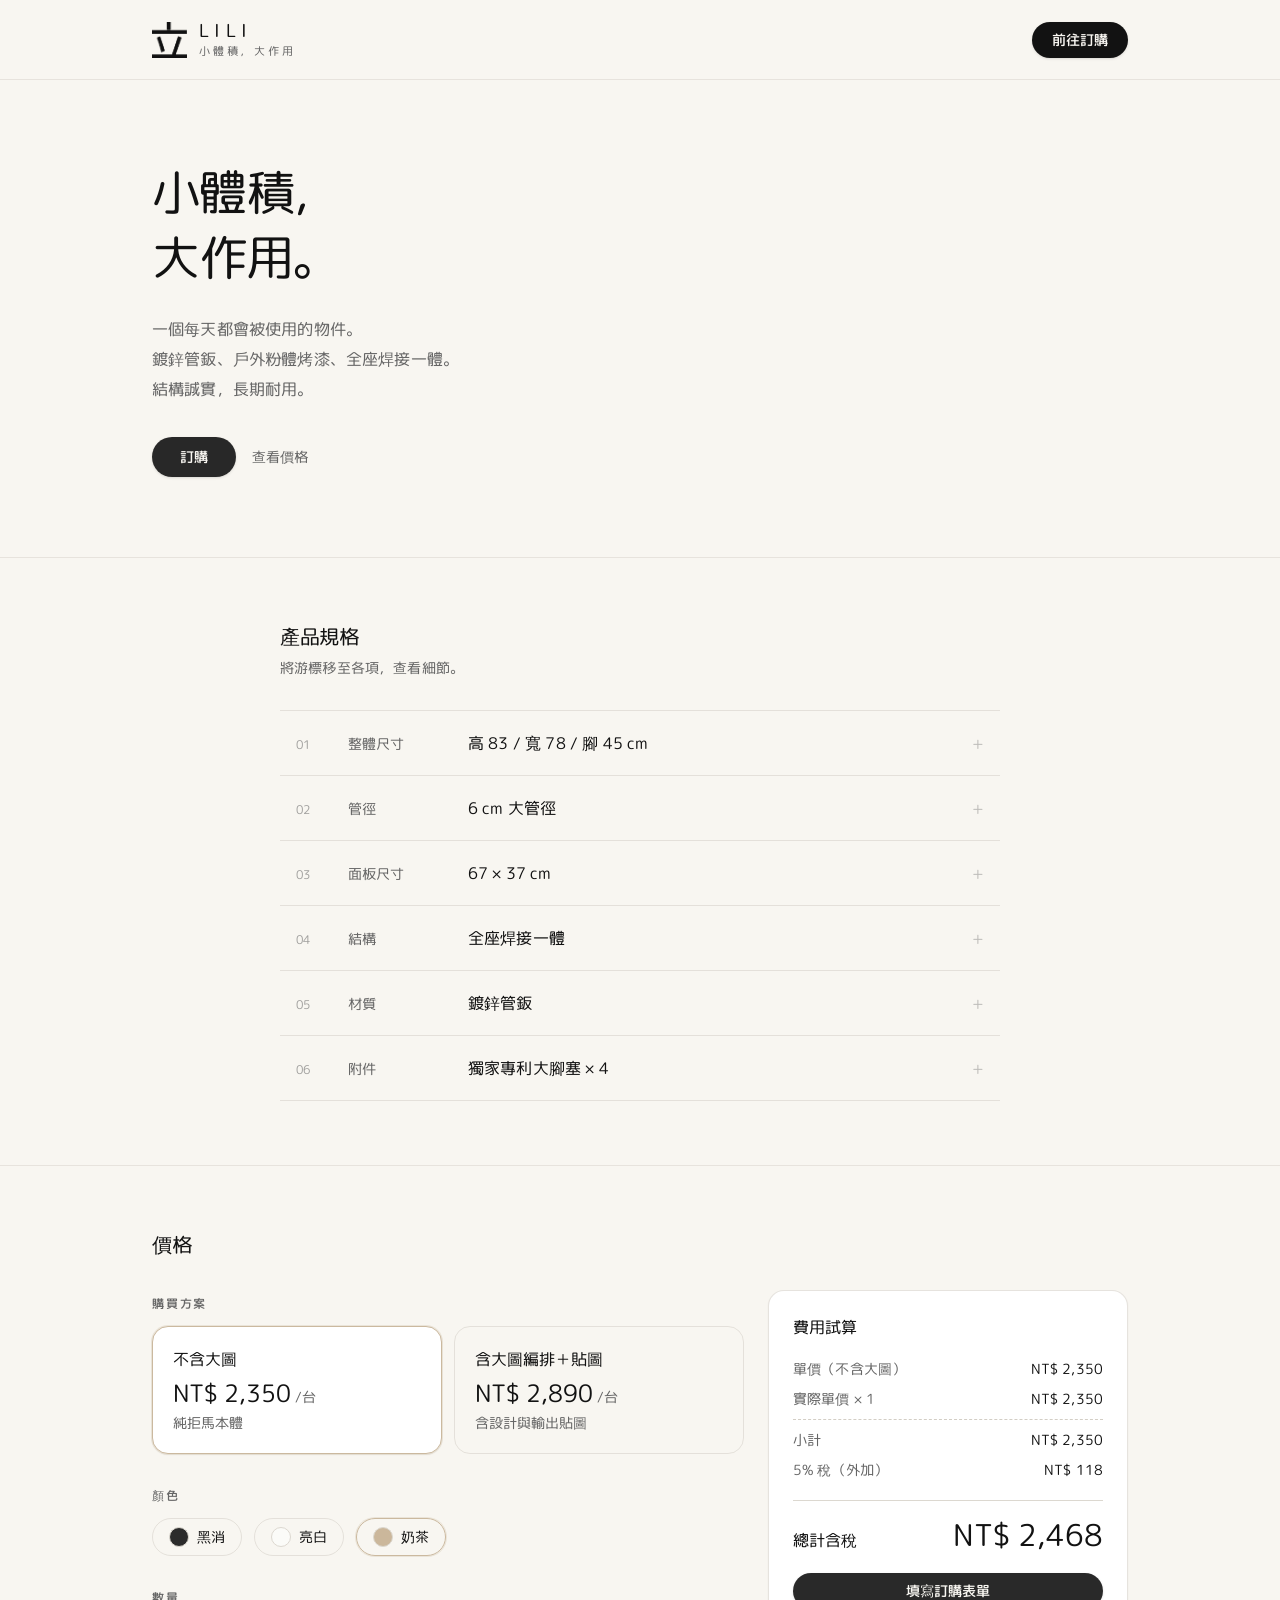
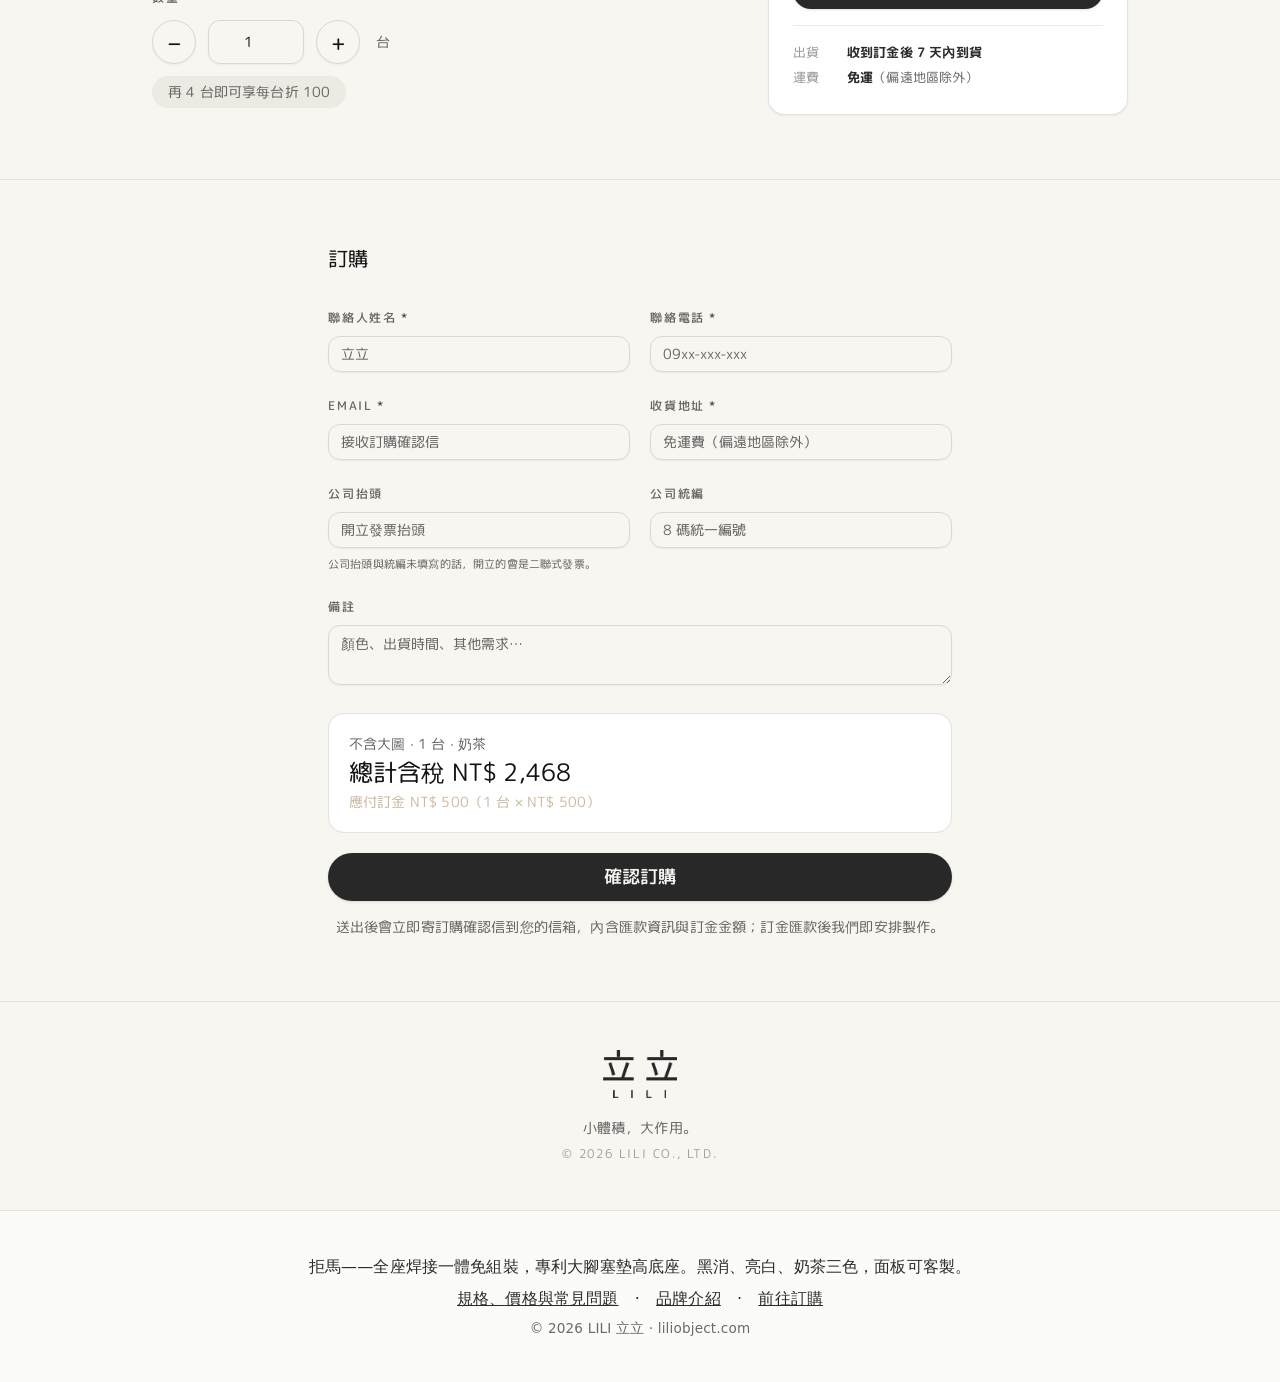
<file: index.html>
<!DOCTYPE html><html lang="zh-Hant"><head><meta charset="UTF-8"><meta name="viewport" content="width=device-width, initial-scale=1.0"><title>LILI 拒馬｜小體積，大作用｜全座焊接免組裝、可客製面板</title><meta name="description" content="LILI 立立的拒馬：全座焊接一體免組裝，鍍鋅鋼管、戶外粉體高溫烤漆，專利大腳塞墊高底座、不積水。黑消、亮白、奶茶三色，面板可客製「請勿停車」等訊息。一台 NT$2,350，付訂金後 7 天內出貨，本島免運。"><link rel="canonical" href="https://liliobject.com/"><meta property="og:type" content="website"><meta property="og:site_name" content="LILI 立立"><meta property="og:title" content="LILI 拒馬｜小體積，大作用"><meta property="og:description" content="全座焊接一體免組裝，專利大腳塞墊高底座。黑消、亮白、奶茶三色，面板可客製。一台 NT$2,350，付訂金後 7 天內出貨。"><meta property="og:url" content="https://liliobject.com/"><meta property="og:image" content="https://liliobject.com/og.jpg"><meta property="og:locale" content="zh_TW"><script type="application/ld+json">{"@context":"https://schema.org","@graph":[{"@type":"Organization","@id":"https://liliobject.com/#org","name":"LILI 立立","url":"https://liliobject.com/","slogan":"小體積，大作用"},{"@type":"Product","name":"LILI 拒馬","brand":{"@id":"https://liliobject.com/#org"},"description":"全座焊接一體免組裝的拒馬。鍍鋅鋼管、戶外粉體高溫烤漆，附四顆專利大腳塞墊高底座。高 83、寬 78、腳 45 公分，面板 67×37 公分可客製。黑消、亮白、奶茶三色。","material":"鍍鋅鋼管、戶外粉體高溫烤漆","offers":{"@type":"AggregateOffer","lowPrice":"2350","highPrice":"2890","priceCurrency":"TWD","availability":"https://schema.org/InStock","url":"https://liliobject.com/order/"}}]}</script><link rel="preconnect" href="https://fonts.googleapis.com"><link rel="preconnect" href="https://fonts.gstatic.com" crossorigin><link href="https://fonts.googleapis.com/css2?family=M+PLUS+Rounded+1c:wght@400;500;700;800&display=swap" rel="stylesheet"><style>@import "https://font.emtech.cc/css/GenSenRoundedTW";@import "https://font.emtech.cc/css/TaipeiSansTC";*,:before,:after{box-sizing:border-box;border:0 solid #e5e7eb}:before,:after{--tw-content:""}html,:host{-webkit-text-size-adjust:100%;tab-size:4;font-feature-settings:normal;font-variation-settings:normal;-webkit-tap-highlight-color:transparent;font-family:ui-sans-serif,system-ui,sans-serif,Apple Color Emoji,Segoe UI Emoji,Segoe UI Symbol,Noto Color Emoji;line-height:1.5}body{line-height:inherit;margin:0}hr{height:0;color:inherit;border-top-width:1px}abbr:where([title]){text-decoration:underline dotted}h1,h2,h3,h4,h5,h6{font-size:inherit;font-weight:inherit}a{color:inherit;text-decoration:inherit}b,strong{font-weight:bolder}code,kbd,samp,pre{font-feature-settings:normal;font-variation-settings:normal;font-family:ui-monospace,SFMono-Regular,Menlo,Monaco,Consolas,Liberation Mono,Courier New,monospace;font-size:1em}small{font-size:80%}sub,sup{vertical-align:baseline;font-size:75%;line-height:0;position:relative}sub{bottom:-.25em}sup{top:-.5em}table{text-indent:0;border-color:inherit;border-collapse:collapse}button,input,optgroup,select,textarea{font-feature-settings:inherit;font-variation-settings:inherit;font-family:inherit;font-size:100%;font-weight:inherit;line-height:inherit;color:inherit;margin:0;padding:0}button,select{text-transform:none}button,[type=button],[type=reset],[type=submit]{-webkit-appearance:button;background-color:#0000;background-image:none}:-moz-focusring{outline:auto}:-moz-ui-invalid{box-shadow:none}progress{vertical-align:baseline}::-webkit-inner-spin-button{height:auto}::-webkit-outer-spin-button{height:auto}[type=search]{-webkit-appearance:textfield;outline-offset:-2px}::-webkit-search-decoration{-webkit-appearance:none}::-webkit-file-upload-button{-webkit-appearance:button;font:inherit}summary{display:list-item}blockquote,dl,dd,h1,h2,h3,h4,h5,h6,hr,figure,p,pre{margin:0}fieldset{margin:0;padding:0}legend{padding:0}ol,ul,menu{margin:0;padding:0;list-style:none}dialog{padding:0}textarea{resize:vertical}input::-moz-placeholder{opacity:1;color:#9ca3af}textarea::-moz-placeholder{opacity:1;color:#9ca3af}input::placeholder,textarea::placeholder{opacity:1;color:#9ca3af}button,[role=button]{cursor:pointer}:disabled{cursor:default}img,svg,video,canvas,audio,iframe,embed,object{vertical-align:middle;display:block}img,video{max-width:100%;height:auto}[hidden]{display:none}:root{--background:40 33% 96%;--foreground:0 0% 7%;--card:0 0% 100%;--card-foreground:0 0% 7%;--popover:0 0% 100%;--popover-foreground:0 0% 7%;--primary:0 0% 7%;--primary-foreground:40 33% 96%;--secondary:40 20% 91%;--secondary-foreground:0 0% 27%;--muted:0 0% 85%;--muted-foreground:0 0% 40%;--accent:35 30% 71%;--accent-foreground:0 0% 7%;--destructive:0 0% 27%;--destructive-foreground:0 0% 100%;--border:40 14% 84%;--input:40 14% 84%;--ring:35 30% 71%;--radius:.5rem}*{border-color:hsl(var(--border))}body{background-color:hsl(var(--background));color:hsl(var(--foreground));-webkit-font-smoothing:antialiased;letter-spacing:.01em;font-family:"M PLUS Rounded 1c",Microsoft JhengHei,PingFang TC,system-ui,sans-serif}*,:before,:after,::backdrop{--tw-border-spacing-x:0;--tw-border-spacing-y:0;--tw-translate-x:0;--tw-translate-y:0;--tw-rotate:0;--tw-skew-x:0;--tw-skew-y:0;--tw-scale-x:1;--tw-scale-y:1;--tw-pan-x: ;--tw-pan-y: ;--tw-pinch-zoom: ;--tw-scroll-snap-strictness:proximity;--tw-gradient-from-position: ;--tw-gradient-via-position: ;--tw-gradient-to-position: ;--tw-ordinal: ;--tw-slashed-zero: ;--tw-numeric-figure: ;--tw-numeric-spacing: ;--tw-numeric-fraction: ;--tw-ring-inset: ;--tw-ring-offset-width:0px;--tw-ring-offset-color:#fff;--tw-ring-color:#3b82f680;--tw-ring-offset-shadow:0 0 #0000;--tw-ring-shadow:0 0 #0000;--tw-shadow:0 0 #0000;--tw-shadow-colored:0 0 #0000;--tw-blur: ;--tw-brightness: ;--tw-contrast: ;--tw-grayscale: ;--tw-hue-rotate: ;--tw-invert: ;--tw-saturate: ;--tw-sepia: ;--tw-drop-shadow: ;--tw-backdrop-blur: ;--tw-backdrop-brightness: ;--tw-backdrop-contrast: ;--tw-backdrop-grayscale: ;--tw-backdrop-hue-rotate: ;--tw-backdrop-invert: ;--tw-backdrop-opacity: ;--tw-backdrop-saturate: ;--tw-backdrop-sepia: }.sr-only{clip:rect(0, 0, 0, 0);white-space:nowrap;border-width:0;width:1px;height:1px;margin:-1px;padding:0;position:absolute;overflow:hidden}.pointer-events-none{pointer-events:none}.pointer-events-auto{pointer-events:auto}.visible{visibility:visible}.invisible{visibility:hidden}.fixed{position:fixed}.absolute{position:absolute}.relative{position:relative}.inset-0{inset:0}.inset-x-0{left:0;right:0}.inset-y-0{top:0;bottom:0}.-bottom-12{bottom:-3rem}.-left-12{left:-3rem}.-right-12{right:-3rem}.-top-12{top:-3rem}.bottom-0{bottom:0}.left-0{left:0}.left-1\/2{left:50%}.left-2{left:.5rem}.left-\[50\%\]{left:50%}.right-0{right:0}.right-1{right:.25rem}.right-2{right:.5rem}.right-4{right:1rem}.top-0{top:0}.top-1{top:.25rem}.top-1\/2{top:50%}.top-4{top:1rem}.top-\[1px\]{top:1px}.top-\[50\%\]{top:50%}.top-\[60\%\]{top:60%}.top-full{top:100%}.z-10{z-index:10}.z-50{z-index:50}.z-\[100\]{z-index:100}.z-\[1\]{z-index:1}.-mx-1{margin-left:-.25rem;margin-right:-.25rem}.mx-auto{margin-left:auto;margin-right:auto}.my-1{margin-top:.25rem;margin-bottom:.25rem}.my-3{margin-top:.75rem;margin-bottom:.75rem}.-ml-4{margin-left:-1rem}.-mt-4{margin-top:-1rem}.mb-1{margin-bottom:.25rem}.mb-2{margin-bottom:.5rem}.mb-8{margin-bottom:2rem}.ml-1{margin-left:.25rem}.ml-2{margin-left:.5rem}.ml-auto{margin-left:auto}.mr-2{margin-right:.5rem}.mt-0{margin-top:0}.mt-0\.5{margin-top:.125rem}.mt-1{margin-top:.25rem}.mt-1\.5{margin-top:.375rem}.mt-2{margin-top:.5rem}.mt-24{margin-top:6rem}.mt-3{margin-top:.75rem}.mt-4{margin-top:1rem}.mt-5{margin-top:1.25rem}.mt-6{margin-top:1.5rem}.mt-7{margin-top:1.75rem}.mt-8{margin-top:2rem}.mt-auto{margin-top:auto}.block{display:block}.flex{display:flex}.inline-flex{display:inline-flex}.table{display:table}.grid{display:grid}.hidden{display:none}.aspect-\[67\/37\]{aspect-ratio:67/37}.aspect-square{aspect-ratio:1}.size-4{width:1rem;height:1rem}.size-\[--cell-size\]{width:var(--cell-size);height:var(--cell-size)}.h-1{height:.25rem}.h-1\.5{height:.375rem}.h-10{height:2.5rem}.h-11{height:2.75rem}.h-12{height:3rem}.h-14{height:3.5rem}.h-2{height:.5rem}.h-2\.5{height:.625rem}.h-3{height:.75rem}.h-3\.5{height:.875rem}.h-4{height:1rem}.h-5{height:1.25rem}.h-8{height:2rem}.h-9{height:2.25rem}.h-\[--cell-size\]{height:var(--cell-size)}.h-\[1px\]{height:1px}.h-\[var\(--radix-navigation-menu-viewport-height\)\]{height:var(--radix-navigation-menu-viewport-height)}.h-\[var\(--radix-select-trigger-height\)\]{height:var(--radix-select-trigger-height)}.h-auto{height:auto}.h-fit{height:fit-content}.h-full{height:100%}.h-px{height:1px}.max-h-\[--radix-context-menu-content-available-height\]{max-height:var(--radix-context-menu-content-available-height)}.max-h-\[--radix-select-content-available-height\]{max-height:var(--radix-select-content-available-height)}.max-h-\[300px\]{max-height:300px}.max-h-\[var\(--radix-dropdown-menu-content-available-height\)\]{max-height:var(--radix-dropdown-menu-content-available-height)}.max-h-screen{max-height:100vh}.min-h-\[60px\]{min-height:60px}.min-h-screen{min-height:100vh}.w-10{width:2.5rem}.w-11{width:2.75rem}.w-14{width:3.5rem}.w-2{width:.5rem}.w-2\.5{width:.625rem}.w-24{width:6rem}.w-3{width:.75rem}.w-3\.5{width:.875rem}.w-3\/4{width:75%}.w-4{width:1rem}.w-5{width:1.25rem}.w-64{width:16rem}.w-7{width:1.75rem}.w-72{width:18rem}.w-8{width:2rem}.w-9{width:2.25rem}.w-\[--cell-size\]{width:var(--cell-size)}.w-\[100px\]{width:100px}.w-\[1px\]{width:1px}.w-auto{width:auto}.w-fit{width:fit-content}.w-full{width:100%}.w-max{width:max-content}.w-px{width:1px}.min-w-0{min-width:0}.min-w-10{min-width:2.5rem}.min-w-8{min-width:2rem}.min-w-9{min-width:2.25rem}.min-w-\[--cell-size\]{min-width:var(--cell-size)}.min-w-\[12rem\]{min-width:12rem}.min-w-\[8rem\]{min-width:8rem}.min-w-\[var\(--radix-select-trigger-width\)\]{min-width:var(--radix-select-trigger-width)}.max-w-2xl{max-width:42rem}.max-w-3xl{max-width:48rem}.max-w-5xl{max-width:64rem}.max-w-lg{max-width:32rem}.max-w-max{max-width:max-content}.max-w-md{max-width:28rem}.max-w-sm{max-width:24rem}.flex-1{flex:1}.shrink-0{flex-shrink:0}.grow{flex-grow:1}.grow-0{flex-grow:0}.basis-full{flex-basis:100%}.caption-bottom{caption-side:bottom}.border-collapse{border-collapse:collapse}.origin-\[--radix-context-menu-content-transform-origin\]{transform-origin:var(--radix-context-menu-content-transform-origin)}.origin-\[--radix-dropdown-menu-content-transform-origin\]{transform-origin:var(--radix-dropdown-menu-content-transform-origin)}.origin-\[--radix-hover-card-content-transform-origin\]{transform-origin:var(--radix-hover-card-content-transform-origin)}.origin-\[--radix-menubar-content-transform-origin\]{transform-origin:var(--radix-menubar-content-transform-origin)}.origin-\[--radix-popover-content-transform-origin\]{transform-origin:var(--radix-popover-content-transform-origin)}.origin-\[--radix-select-content-transform-origin\]{transform-origin:var(--radix-select-content-transform-origin)}.origin-\[--radix-tooltip-content-transform-origin\]{transform-origin:var(--radix-tooltip-content-transform-origin)}.-translate-x-1\/2{--tw-translate-x:-50%;transform:translate(var(--tw-translate-x), var(--tw-translate-y)) rotate(var(--tw-rotate)) skewX(var(--tw-skew-x)) skewY(var(--tw-skew-y)) scaleX(var(--tw-scale-x)) scaleY(var(--tw-scale-y))}.-translate-y-1\/2{--tw-translate-y:-50%;transform:translate(var(--tw-translate-x), var(--tw-translate-y)) rotate(var(--tw-rotate)) skewX(var(--tw-skew-x)) skewY(var(--tw-skew-y)) scaleX(var(--tw-scale-x)) scaleY(var(--tw-scale-y))}.translate-x-\[-50\%\]{--tw-translate-x:-50%;transform:translate(var(--tw-translate-x), var(--tw-translate-y)) rotate(var(--tw-rotate)) skewX(var(--tw-skew-x)) skewY(var(--tw-skew-y)) scaleX(var(--tw-scale-x)) scaleY(var(--tw-scale-y))}.translate-y-\[-50\%\]{--tw-translate-y:-50%;transform:translate(var(--tw-translate-x), var(--tw-translate-y)) rotate(var(--tw-rotate)) skewX(var(--tw-skew-x)) skewY(var(--tw-skew-y)) scaleX(var(--tw-scale-x)) scaleY(var(--tw-scale-y))}.rotate-45{--tw-rotate:45deg;transform:translate(var(--tw-translate-x), var(--tw-translate-y)) rotate(var(--tw-rotate)) skewX(var(--tw-skew-x)) skewY(var(--tw-skew-y)) scaleX(var(--tw-scale-x)) scaleY(var(--tw-scale-y))}.rotate-90{--tw-rotate:90deg;transform:translate(var(--tw-translate-x), var(--tw-translate-y)) rotate(var(--tw-rotate)) skewX(var(--tw-skew-x)) skewY(var(--tw-skew-y)) scaleX(var(--tw-scale-x)) scaleY(var(--tw-scale-y))}.transform{transform:translate(var(--tw-translate-x), var(--tw-translate-y)) rotate(var(--tw-rotate)) skewX(var(--tw-skew-x)) skewY(var(--tw-skew-y)) scaleX(var(--tw-scale-x)) scaleY(var(--tw-scale-y))}@keyframes pulse{50%{opacity:.5}}.animate-pulse{animation:2s cubic-bezier(.4,0,.6,1) infinite pulse}.cursor-default{cursor:default}.cursor-pointer{cursor:pointer}.touch-none{touch-action:none}.select-none{-webkit-user-select:none;user-select:none}.list-none{list-style-type:none}.grid-cols-1{grid-template-columns:repeat(1,minmax(0,1fr))}.grid-rows-\[0fr\]{grid-template-rows:0fr}.flex-col{flex-direction:column}.flex-col-reverse{flex-direction:column-reverse}.flex-wrap{flex-wrap:wrap}.items-end{align-items:flex-end}.items-center{align-items:center}.items-baseline{align-items:baseline}.justify-center{justify-content:center}.justify-between{justify-content:space-between}.gap-1{gap:.25rem}.gap-1\.5{gap:.375rem}.gap-2{gap:.5rem}.gap-3{gap:.75rem}.gap-4{gap:1rem}.gap-5{gap:1.25rem}.gap-6{gap:1.5rem}.space-x-1>:not([hidden])~:not([hidden]){--tw-space-x-reverse:0;margin-right:calc(.25rem * var(--tw-space-x-reverse));margin-left:calc(.25rem * calc(1 - var(--tw-space-x-reverse)))}.space-x-2>:not([hidden])~:not([hidden]){--tw-space-x-reverse:0;margin-right:calc(.5rem * var(--tw-space-x-reverse));margin-left:calc(.5rem * calc(1 - var(--tw-space-x-reverse)))}.space-y-1>:not([hidden])~:not([hidden]){--tw-space-y-reverse:0;margin-top:calc(.25rem * calc(1 - var(--tw-space-y-reverse)));margin-bottom:calc(.25rem * var(--tw-space-y-reverse))}.space-y-1\.5>:not([hidden])~:not([hidden]){--tw-space-y-reverse:0;margin-top:calc(.375rem * calc(1 - var(--tw-space-y-reverse)));margin-bottom:calc(.375rem * var(--tw-space-y-reverse))}.space-y-2>:not([hidden])~:not([hidden]){--tw-space-y-reverse:0;margin-top:calc(.5rem * calc(1 - var(--tw-space-y-reverse)));margin-bottom:calc(.5rem * var(--tw-space-y-reverse))}.space-y-2\.5>:not([hidden])~:not([hidden]){--tw-space-y-reverse:0;margin-top:calc(.625rem * calc(1 - var(--tw-space-y-reverse)));margin-bottom:calc(.625rem * var(--tw-space-y-reverse))}.space-y-7>:not([hidden])~:not([hidden]){--tw-space-y-reverse:0;margin-top:calc(1.75rem * calc(1 - var(--tw-space-y-reverse)));margin-bottom:calc(1.75rem * var(--tw-space-y-reverse))}.overflow-auto{overflow:auto}.overflow-hidden{overflow:hidden}.overflow-y-auto{overflow-y:auto}.overflow-x-hidden{overflow-x:hidden}.whitespace-nowrap{white-space:nowrap}.break-words{overflow-wrap:break-word}.rounded-2xl{border-radius:1rem}.rounded-\[inherit\]{border-radius:inherit}.rounded-full{border-radius:9999px}.rounded-lg{border-radius:var(--radius)}.rounded-md{border-radius:calc(var(--radius) - 2px)}.rounded-none{border-radius:0}.rounded-sm{border-radius:calc(var(--radius) - 4px)}.rounded-xl{border-radius:.75rem}.rounded-l-md{border-top-left-radius:calc(var(--radius) - 2px);border-bottom-left-radius:calc(var(--radius) - 2px)}.rounded-r-md{border-top-right-radius:calc(var(--radius) - 2px);border-bottom-right-radius:calc(var(--radius) - 2px)}.rounded-t-\[10px\]{border-top-left-radius:10px;border-top-right-radius:10px}.rounded-tl-sm{border-top-left-radius:calc(var(--radius) - 4px)}.border{border-width:1px}.border-2{border-width:2px}.border-b{border-bottom-width:1px}.border-l{border-left-width:1px}.border-r{border-right-width:1px}.border-t{border-top-width:1px}.border-dashed{border-style:dashed}.border-accent{border-color:hsl(var(--accent))}.border-border{border-color:hsl(var(--border))}.border-border\/60{border-color:hsl(var(--border) / .6)}.border-border\/70{border-color:hsl(var(--border) / .7)}.border-destructive{border-color:hsl(var(--destructive))}.border-destructive\/50{border-color:hsl(var(--destructive) / .5)}.border-input{border-color:hsl(var(--input))}.border-primary{border-color:hsl(var(--primary))}.border-primary\/50{border-color:hsl(var(--primary) / .5)}.border-transparent{border-color:#0000}.border-l-transparent{border-left-color:#0000}.border-t-transparent{border-top-color:#0000}.bg-accent{background-color:hsl(var(--accent))}.bg-accent\/10{background-color:hsl(var(--accent) / .1)}.bg-accent\/15{background-color:hsl(var(--accent) / .15)}.bg-accent\/5{background-color:hsl(var(--accent) / .05)}.bg-background{background-color:hsl(var(--background))}.bg-background\/50{background-color:hsl(var(--background) / .5)}.bg-black\/80{background-color:#000c}.bg-border{background-color:hsl(var(--border))}.bg-card{background-color:hsl(var(--card))}.bg-destructive{background-color:hsl(var(--destructive))}.bg-foreground{background-color:hsl(var(--foreground))}.bg-foreground\/30{background-color:hsl(var(--foreground) / .3)}.bg-foreground\/90{background-color:hsl(var(--foreground) / .9)}.bg-muted{background-color:hsl(var(--muted))}.bg-muted\/50{background-color:hsl(var(--muted) / .5)}.bg-popover{background-color:hsl(var(--popover))}.bg-primary{background-color:hsl(var(--primary))}.bg-primary\/10{background-color:hsl(var(--primary) / .1)}.bg-primary\/20{background-color:hsl(var(--primary) / .2)}.bg-secondary{background-color:hsl(var(--secondary))}.bg-secondary\/40{background-color:hsl(var(--secondary) / .4)}.bg-transparent{background-color:#0000}.fill-current{fill:currentColor}.fill-primary{fill:hsl(var(--primary))}.p-0{padding:0}.p-1{padding:.25rem}.p-2{padding:.5rem}.p-3{padding:.75rem}.p-4{padding:1rem}.p-5{padding:1.25rem}.p-6{padding:1.5rem}.p-8{padding:2rem}.p-\[1px\]{padding:1px}.px-1{padding-left:.25rem;padding-right:.25rem}.px-1\.5{padding-left:.375rem;padding-right:.375rem}.px-2{padding-left:.5rem;padding-right:.5rem}.px-2\.5{padding-left:.625rem;padding-right:.625rem}.px-3{padding-left:.75rem;padding-right:.75rem}.px-4{padding-left:1rem;padding-right:1rem}.px-5{padding-left:1.25rem;padding-right:1.25rem}.px-6{padding-left:1.5rem;padding-right:1.5rem}.px-7{padding-left:1.75rem;padding-right:1.75rem}.px-8{padding-left:2rem;padding-right:2rem}.px-\[--cell-size\]{padding-left:var(--cell-size);padding-right:var(--cell-size)}.px-\[8\%\]{padding-left:8%;padding-right:8%}.py-0{padding-top:0;padding-bottom:0}.py-0\.5{padding-top:.125rem;padding-bottom:.125rem}.py-1{padding-top:.25rem;padding-bottom:.25rem}.py-1\.5{padding-top:.375rem;padding-bottom:.375rem}.py-12{padding-top:3rem;padding-bottom:3rem}.py-16{padding-top:4rem;padding-bottom:4rem}.py-2{padding-top:.5rem;padding-bottom:.5rem}.py-3{padding-top:.75rem;padding-bottom:.75rem}.py-4{padding-top:1rem;padding-bottom:1rem}.py-5{padding-top:1.25rem;padding-bottom:1.25rem}.py-6{padding-top:1.5rem;padding-bottom:1.5rem}.py-8{padding-top:2rem;padding-bottom:2rem}.pb-4{padding-bottom:1rem}.pb-5{padding-bottom:1.25rem}.pl-2{padding-left:.5rem}.pl-4{padding-left:1rem}.pl-8{padding-left:2rem}.pl-\[8\.75rem\]{padding-left:8.75rem}.pr-1{padding-right:.25rem}.pr-2{padding-right:.5rem}.pr-6{padding-right:1.5rem}.pr-8{padding-right:2rem}.pt-0{padding-top:0}.pt-4{padding-top:1rem}.text-left{text-align:left}.text-center{text-align:center}.align-middle{vertical-align:middle}.text-2xl{font-size:1.5rem;line-height:2rem}.text-3xl{font-size:1.875rem;line-height:2.25rem}.text-4xl{font-size:2.25rem;line-height:2.5rem}.text-\[0\.8rem\]{font-size:.8rem}.text-\[11px\]{font-size:11px}.text-base{font-size:1rem;line-height:1.5rem}.text-lg{font-size:1.125rem;line-height:1.75rem}.text-sm{font-size:.875rem;line-height:1.25rem}.text-xl{font-size:1.25rem;line-height:1.75rem}.text-xs{font-size:.75rem;line-height:1rem}.font-medium{font-weight:500}.font-normal{font-weight:400}.font-semibold{font-weight:600}.uppercase{text-transform:uppercase}.tabular-nums{--tw-numeric-spacing:tabular-nums;font-variant-numeric:var(--tw-ordinal) var(--tw-slashed-zero) var(--tw-numeric-figure) var(--tw-numeric-spacing) var(--tw-numeric-fraction)}.leading-\[1\.4\]{line-height:1.4}.leading-\[1\.9\]{line-height:1.9}.leading-none{line-height:1}.leading-relaxed{line-height:1.625}.leading-tight{line-height:1.25}.tracking-\[0\.15em\]{letter-spacing:.15em}.tracking-\[0\.25em\]{letter-spacing:.25em}.tracking-\[0\.3em\]{letter-spacing:.3em}.tracking-tight{letter-spacing:-.025em}.tracking-wide{letter-spacing:.025em}.tracking-widest{letter-spacing:.1em}.text-accent{color:hsl(var(--accent))}.text-accent-foreground{color:hsl(var(--accent-foreground))}.text-background{color:hsl(var(--background))}.text-card-foreground{color:hsl(var(--card-foreground))}.text-current{color:currentColor}.text-destructive{color:hsl(var(--destructive))}.text-destructive-foreground{color:hsl(var(--destructive-foreground))}.text-foreground{color:hsl(var(--foreground))}.text-foreground\/50{color:hsl(var(--foreground) / .5)}.text-muted-foreground{color:hsl(var(--muted-foreground))}.text-muted-foreground\/40{color:hsl(var(--muted-foreground) / .4)}.text-muted-foreground\/60{color:hsl(var(--muted-foreground) / .6)}.text-popover-foreground{color:hsl(var(--popover-foreground))}.text-primary{color:hsl(var(--primary))}.text-primary-foreground{color:hsl(var(--primary-foreground))}.text-secondary-foreground{color:hsl(var(--secondary-foreground))}.underline-offset-4{text-underline-offset:4px}.opacity-0{opacity:0}.opacity-50{opacity:.5}.opacity-60{opacity:.6}.opacity-70{opacity:.7}.opacity-90{opacity:.9}.shadow{--tw-shadow:0 1px 3px 0 #0000001a, 0 1px 2px -1px #0000001a;--tw-shadow-colored:0 1px 3px 0 var(--tw-shadow-color), 0 1px 2px -1px var(--tw-shadow-color);box-shadow:var(--tw-ring-offset-shadow,0 0 #0000), var(--tw-ring-shadow,0 0 #0000), var(--tw-shadow)}.shadow-lg{--tw-shadow:0 10px 15px -3px #0000001a, 0 4px 6px -4px #0000001a;--tw-shadow-colored:0 10px 15px -3px var(--tw-shadow-color), 0 4px 6px -4px var(--tw-shadow-color);box-shadow:var(--tw-ring-offset-shadow,0 0 #0000), var(--tw-ring-shadow,0 0 #0000), var(--tw-shadow)}.shadow-md{--tw-shadow:0 4px 6px -1px #0000001a, 0 2px 4px -2px #0000001a;--tw-shadow-colored:0 4px 6px -1px var(--tw-shadow-color), 0 2px 4px -2px var(--tw-shadow-color);box-shadow:var(--tw-ring-offset-shadow,0 0 #0000), var(--tw-ring-shadow,0 0 #0000), var(--tw-shadow)}.shadow-sm{--tw-shadow:0 1px 2px 0 #0000000d;--tw-shadow-colored:0 1px 2px 0 var(--tw-shadow-color);box-shadow:var(--tw-ring-offset-shadow,0 0 #0000), var(--tw-ring-shadow,0 0 #0000), var(--tw-shadow)}.outline-none{outline-offset:2px;outline:2px solid #0000}.outline{outline-style:solid}.ring-0{--tw-ring-offset-shadow:var(--tw-ring-inset) 0 0 0 var(--tw-ring-offset-width) var(--tw-ring-offset-color);--tw-ring-shadow:var(--tw-ring-inset) 0 0 0 calc(0px + var(--tw-ring-offset-width)) var(--tw-ring-color);box-shadow:var(--tw-ring-offset-shadow), var(--tw-ring-shadow), var(--tw-shadow,0 0 #0000)}.ring-1{--tw-ring-offset-shadow:var(--tw-ring-inset) 0 0 0 var(--tw-ring-offset-width) var(--tw-ring-offset-color);--tw-ring-shadow:var(--tw-ring-inset) 0 0 0 calc(1px + var(--tw-ring-offset-width)) var(--tw-ring-color);box-shadow:var(--tw-ring-offset-shadow), var(--tw-ring-shadow), var(--tw-shadow,0 0 #0000)}.ring-accent\/30{--tw-ring-color:hsl(var(--accent) / .3)}.ring-offset-background{--tw-ring-offset-color:hsl(var(--background))}.filter{filter:var(--tw-blur) var(--tw-brightness) var(--tw-contrast) var(--tw-grayscale) var(--tw-hue-rotate) var(--tw-invert) var(--tw-saturate) var(--tw-sepia) var(--tw-drop-shadow)}.transition{transition-property:color,background-color,border-color,text-decoration-color,fill,stroke,opacity,box-shadow,transform,filter,backdrop-filter;transition-duration:.15s;transition-timing-function:cubic-bezier(.4,0,.2,1)}.transition-all{transition-property:all;transition-duration:.15s;transition-timing-function:cubic-bezier(.4,0,.2,1)}.transition-colors{transition-property:color,background-color,border-color,text-decoration-color,fill,stroke;transition-duration:.15s;transition-timing-function:cubic-bezier(.4,0,.2,1)}.transition-opacity{transition-property:opacity;transition-duration:.15s;transition-timing-function:cubic-bezier(.4,0,.2,1)}.transition-transform{transition-property:transform;transition-duration:.15s;transition-timing-function:cubic-bezier(.4,0,.2,1)}.duration-200{transition-duration:.2s}.duration-300{transition-duration:.3s}.ease-in-out{transition-timing-function:cubic-bezier(.4,0,.2,1)}.ease-out{transition-timing-function:cubic-bezier(0,0,.2,1)}@keyframes enter{0%{opacity:var(--tw-enter-opacity,1);transform:translate3d(var(--tw-enter-translate-x,0), var(--tw-enter-translate-y,0), 0) scale3d(var(--tw-enter-scale,1), var(--tw-enter-scale,1), var(--tw-enter-scale,1)) rotate(var(--tw-enter-rotate,0))}}@keyframes exit{to{opacity:var(--tw-exit-opacity,1);transform:translate3d(var(--tw-exit-translate-x,0), var(--tw-exit-translate-y,0), 0) scale3d(var(--tw-exit-scale,1), var(--tw-exit-scale,1), var(--tw-exit-scale,1)) rotate(var(--tw-exit-rotate,0))}}.animate-in{--tw-enter-opacity:initial;--tw-enter-scale:initial;--tw-enter-rotate:initial;--tw-enter-translate-x:initial;--tw-enter-translate-y:initial;animation-name:enter;animation-duration:.15s}.fade-in-0{--tw-enter-opacity:0}.zoom-in-95{--tw-enter-scale:.95}.duration-200{animation-duration:.2s}.duration-300{animation-duration:.3s}.ease-in-out{animation-timing-function:cubic-bezier(.4,0,.2,1)}.ease-out{animation-timing-function:cubic-bezier(0,0,.2,1)}.\[--cell-size\:2rem\]{--cell-size:2rem}.paper{background-color:#f8f6f1}.soft-divider{border-top:1px dashed #d3cec5}@media (prefers-reduced-motion:reduce){*{scroll-behavior:auto!important}}.file\:border-0::file-selector-button{border-width:0}.file\:bg-transparent::file-selector-button{background-color:#0000}.file\:text-sm::file-selector-button{font-size:.875rem;line-height:1.25rem}.file\:font-medium::file-selector-button{font-weight:500}.file\:text-foreground::file-selector-button{color:hsl(var(--foreground))}.placeholder\:text-muted-foreground::placeholder{color:hsl(var(--muted-foreground))}.after\:absolute:after{content:var(--tw-content);position:absolute}.after\:inset-y-0:after{content:var(--tw-content);top:0;bottom:0}.after\:left-1\/2:after{content:var(--tw-content);left:50%}.after\:w-1:after{content:var(--tw-content);width:.25rem}.after\:-translate-x-1\/2:after{content:var(--tw-content);--tw-translate-x:-50%;transform:translate(var(--tw-translate-x), var(--tw-translate-y)) rotate(var(--tw-rotate)) skewX(var(--tw-skew-x)) skewY(var(--tw-skew-y)) scaleX(var(--tw-scale-x)) scaleY(var(--tw-scale-y))}.hover\:border-accent:hover{border-color:hsl(var(--accent))}.hover\:border-accent\/50:hover{border-color:hsl(var(--accent) / .5)}.hover\:bg-accent:hover{background-color:hsl(var(--accent))}.hover\:bg-card:hover{background-color:hsl(var(--card))}.hover\:bg-destructive\/80:hover{background-color:hsl(var(--destructive) / .8)}.hover\:bg-destructive\/90:hover{background-color:hsl(var(--destructive) / .9)}.hover\:bg-foreground:hover{background-color:hsl(var(--foreground))}.hover\:bg-foreground\/85:hover{background-color:hsl(var(--foreground) / .85)}.hover\:bg-muted:hover{background-color:hsl(var(--muted))}.hover\:bg-muted\/50:hover{background-color:hsl(var(--muted) / .5)}.hover\:bg-primary\/80:hover{background-color:hsl(var(--primary) / .8)}.hover\:bg-primary\/90:hover{background-color:hsl(var(--primary) / .9)}.hover\:bg-secondary:hover{background-color:hsl(var(--secondary))}.hover\:bg-secondary\/80:hover{background-color:hsl(var(--secondary) / .8)}.hover\:text-accent-foreground:hover{color:hsl(var(--accent-foreground))}.hover\:text-foreground:hover{color:hsl(var(--foreground))}.hover\:text-muted-foreground:hover{color:hsl(var(--muted-foreground))}.hover\:underline:hover{text-decoration-line:underline}.hover\:opacity-100:hover{opacity:1}.focus\:bg-accent:focus{background-color:hsl(var(--accent))}.focus\:text-accent-foreground:focus{color:hsl(var(--accent-foreground))}.focus\:opacity-100:focus{opacity:1}.focus\:outline-none:focus{outline-offset:2px;outline:2px solid #0000}.focus\:ring-1:focus{--tw-ring-offset-shadow:var(--tw-ring-inset) 0 0 0 var(--tw-ring-offset-width) var(--tw-ring-offset-color);--tw-ring-shadow:var(--tw-ring-inset) 0 0 0 calc(1px + var(--tw-ring-offset-width)) var(--tw-ring-color);box-shadow:var(--tw-ring-offset-shadow), var(--tw-ring-shadow), var(--tw-shadow,0 0 #0000)}.focus\:ring-2:focus{--tw-ring-offset-shadow:var(--tw-ring-inset) 0 0 0 var(--tw-ring-offset-width) var(--tw-ring-offset-color);--tw-ring-shadow:var(--tw-ring-inset) 0 0 0 calc(2px + var(--tw-ring-offset-width)) var(--tw-ring-color);box-shadow:var(--tw-ring-offset-shadow), var(--tw-ring-shadow), var(--tw-shadow,0 0 #0000)}.focus\:ring-ring:focus{--tw-ring-color:hsl(var(--ring))}.focus\:ring-offset-2:focus{--tw-ring-offset-width:2px}.focus-visible\:outline-none:focus-visible{outline-offset:2px;outline:2px solid #0000}.focus-visible\:ring-1:focus-visible{--tw-ring-offset-shadow:var(--tw-ring-inset) 0 0 0 var(--tw-ring-offset-width) var(--tw-ring-offset-color);--tw-ring-shadow:var(--tw-ring-inset) 0 0 0 calc(1px + var(--tw-ring-offset-width)) var(--tw-ring-color);box-shadow:var(--tw-ring-offset-shadow), var(--tw-ring-shadow), var(--tw-shadow,0 0 #0000)}.focus-visible\:ring-2:focus-visible{--tw-ring-offset-shadow:var(--tw-ring-inset) 0 0 0 var(--tw-ring-offset-width) var(--tw-ring-offset-color);--tw-ring-shadow:var(--tw-ring-inset) 0 0 0 calc(2px + var(--tw-ring-offset-width)) var(--tw-ring-color);box-shadow:var(--tw-ring-offset-shadow), var(--tw-ring-shadow), var(--tw-shadow,0 0 #0000)}.focus-visible\:ring-ring:focus-visible{--tw-ring-color:hsl(var(--ring))}.focus-visible\:ring-offset-1:focus-visible{--tw-ring-offset-width:1px}.focus-visible\:ring-offset-2:focus-visible{--tw-ring-offset-width:2px}.focus-visible\:ring-offset-background:focus-visible{--tw-ring-offset-color:hsl(var(--background))}.disabled\:pointer-events-none:disabled{pointer-events:none}.disabled\:cursor-not-allowed:disabled{cursor:not-allowed}.disabled\:opacity-50:disabled{opacity:.5}.group:hover .group-hover\:translate-x-1{--tw-translate-x:.25rem;transform:translate(var(--tw-translate-x), var(--tw-translate-y)) rotate(var(--tw-rotate)) skewX(var(--tw-skew-x)) skewY(var(--tw-skew-y)) scaleX(var(--tw-scale-x)) scaleY(var(--tw-scale-y))}.group:hover .group-hover\:grid-rows-\[1fr\]{grid-template-rows:1fr}.group:hover .group-hover\:text-accent{color:hsl(var(--accent))}.group:hover .group-hover\:opacity-100{opacity:1}.group.destructive .group-\[\.destructive\]\:border-muted\/40{border-color:hsl(var(--muted) / .4)}.group.toaster .group-\[\.toaster\]\:border-border{border-color:hsl(var(--border))}.group.toast .group-\[\.toast\]\:bg-muted{background-color:hsl(var(--muted))}.group.toast .group-\[\.toast\]\:bg-primary{background-color:hsl(var(--primary))}.group.toaster .group-\[\.toaster\]\:bg-background{background-color:hsl(var(--background))}.group.destructive .group-\[\.destructive\]\:text-red-300{--tw-text-opacity:1;color:rgb(252 165 165/var(--tw-text-opacity))}.group.toast .group-\[\.toast\]\:text-muted-foreground{color:hsl(var(--muted-foreground))}.group.toast .group-\[\.toast\]\:text-primary-foreground{color:hsl(var(--primary-foreground))}.group.toaster .group-\[\.toaster\]\:text-foreground{color:hsl(var(--foreground))}.group.toaster .group-\[\.toaster\]\:shadow-lg{--tw-shadow:0 10px 15px -3px #0000001a, 0 4px 6px -4px #0000001a;--tw-shadow-colored:0 10px 15px -3px var(--tw-shadow-color), 0 4px 6px -4px var(--tw-shadow-color);box-shadow:var(--tw-ring-offset-shadow,0 0 #0000), var(--tw-ring-shadow,0 0 #0000), var(--tw-shadow)}.group.destructive .group-\[\.destructive\]\:hover\:border-destructive\/30:hover{border-color:hsl(var(--destructive) / .3)}.group.destructive .group-\[\.destructive\]\:hover\:bg-destructive:hover{background-color:hsl(var(--destructive))}.group.destructive .group-\[\.destructive\]\:hover\:text-destructive-foreground:hover{color:hsl(var(--destructive-foreground))}.group.destructive .group-\[\.destructive\]\:hover\:text-red-50:hover{--tw-text-opacity:1;color:rgb(254 242 242/var(--tw-text-opacity))}.group.destructive .group-\[\.destructive\]\:focus\:ring-destructive:focus{--tw-ring-color:hsl(var(--destructive))}.group.destructive .group-\[\.destructive\]\:focus\:ring-red-400:focus{--tw-ring-opacity:1;--tw-ring-color:rgb(248 113 113/var(--tw-ring-opacity))}.group.destructive .group-\[\.destructive\]\:focus\:ring-offset-red-600:focus{--tw-ring-offset-color:#dc2626}.peer:disabled~.peer-disabled\:cursor-not-allowed{cursor:not-allowed}.peer:disabled~.peer-disabled\:opacity-70{opacity:.7}.aria-disabled\:opacity-50[aria-disabled=true]{opacity:.5}.aria-selected\:text-muted-foreground[aria-selected=true]{color:hsl(var(--muted-foreground))}.data-\[disabled\=true\]\:pointer-events-none[data-disabled=true],.data-\[disabled\]\:pointer-events-none[data-disabled]{pointer-events:none}.data-\[panel-group-direction\=vertical\]\:h-px[data-panel-group-direction=vertical]{height:1px}.data-\[panel-group-direction\=vertical\]\:w-full[data-panel-group-direction=vertical]{width:100%}.data-\[side\=bottom\]\:translate-y-1[data-side=bottom]{--tw-translate-y:.25rem;transform:translate(var(--tw-translate-x), var(--tw-translate-y)) rotate(var(--tw-rotate)) skewX(var(--tw-skew-x)) skewY(var(--tw-skew-y)) scaleX(var(--tw-scale-x)) scaleY(var(--tw-scale-y))}.data-\[side\=left\]\:-translate-x-1[data-side=left]{--tw-translate-x:-.25rem;transform:translate(var(--tw-translate-x), var(--tw-translate-y)) rotate(var(--tw-rotate)) skewX(var(--tw-skew-x)) skewY(var(--tw-skew-y)) scaleX(var(--tw-scale-x)) scaleY(var(--tw-scale-y))}.data-\[side\=right\]\:translate-x-1[data-side=right]{--tw-translate-x:.25rem;transform:translate(var(--tw-translate-x), var(--tw-translate-y)) rotate(var(--tw-rotate)) skewX(var(--tw-skew-x)) skewY(var(--tw-skew-y)) scaleX(var(--tw-scale-x)) scaleY(var(--tw-scale-y))}.data-\[side\=top\]\:-translate-y-1[data-side=top]{--tw-translate-y:-.25rem;transform:translate(var(--tw-translate-x), var(--tw-translate-y)) rotate(var(--tw-rotate)) skewX(var(--tw-skew-x)) skewY(var(--tw-skew-y)) scaleX(var(--tw-scale-x)) scaleY(var(--tw-scale-y))}.data-\[state\=checked\]\:translate-x-4[data-state=checked]{--tw-translate-x:1rem;transform:translate(var(--tw-translate-x), var(--tw-translate-y)) rotate(var(--tw-rotate)) skewX(var(--tw-skew-x)) skewY(var(--tw-skew-y)) scaleX(var(--tw-scale-x)) scaleY(var(--tw-scale-y))}.data-\[state\=unchecked\]\:translate-x-0[data-state=unchecked],.data-\[swipe\=cancel\]\:translate-x-0[data-swipe=cancel]{--tw-translate-x:0px;transform:translate(var(--tw-translate-x), var(--tw-translate-y)) rotate(var(--tw-rotate)) skewX(var(--tw-skew-x)) skewY(var(--tw-skew-y)) scaleX(var(--tw-scale-x)) scaleY(var(--tw-scale-y))}.data-\[swipe\=end\]\:translate-x-\[var\(--radix-toast-swipe-end-x\)\][data-swipe=end]{--tw-translate-x:var(--radix-toast-swipe-end-x);transform:translate(var(--tw-translate-x), var(--tw-translate-y)) rotate(var(--tw-rotate)) skewX(var(--tw-skew-x)) skewY(var(--tw-skew-y)) scaleX(var(--tw-scale-x)) scaleY(var(--tw-scale-y))}.data-\[swipe\=move\]\:translate-x-\[var\(--radix-toast-swipe-move-x\)\][data-swipe=move]{--tw-translate-x:var(--radix-toast-swipe-move-x);transform:translate(var(--tw-translate-x), var(--tw-translate-y)) rotate(var(--tw-rotate)) skewX(var(--tw-skew-x)) skewY(var(--tw-skew-y)) scaleX(var(--tw-scale-x)) scaleY(var(--tw-scale-y))}@keyframes accordion-up{0%{height:var(--radix-accordion-content-height)}to{height:0}}.data-\[state\=closed\]\:animate-accordion-up[data-state=closed]{animation:.2s ease-out accordion-up}@keyframes accordion-down{0%{height:0}to{height:var(--radix-accordion-content-height)}}.data-\[state\=open\]\:animate-accordion-down[data-state=open]{animation:.2s ease-out accordion-down}.data-\[panel-group-direction\=vertical\]\:flex-col[data-panel-group-direction=vertical]{flex-direction:column}.data-\[range-end\=true\]\:rounded-md[data-range-end=true]{border-radius:calc(var(--radius) - 2px)}.data-\[range-middle\=true\]\:rounded-none[data-range-middle=true]{border-radius:0}.data-\[range-start\=true\]\:rounded-md[data-range-start=true]{border-radius:calc(var(--radius) - 2px)}.data-\[selected\=true\]\:rounded-none[data-selected=true]{border-radius:0}.data-\[range-end\=true\]\:bg-primary[data-range-end=true]{background-color:hsl(var(--primary))}.data-\[range-middle\=true\]\:bg-accent[data-range-middle=true]{background-color:hsl(var(--accent))}.data-\[range-start\=true\]\:bg-primary[data-range-start=true],.data-\[selected-single\=true\]\:bg-primary[data-selected-single=true]{background-color:hsl(var(--primary))}.data-\[selected\=true\]\:bg-accent[data-selected=true]{background-color:hsl(var(--accent))}.data-\[state\=active\]\:bg-background[data-state=active]{background-color:hsl(var(--background))}.data-\[state\=checked\]\:bg-primary[data-state=checked]{background-color:hsl(var(--primary))}.data-\[state\=on\]\:bg-accent[data-state=on],.data-\[state\=open\]\:bg-accent[data-state=open]{background-color:hsl(var(--accent))}.data-\[state\=open\]\:bg-accent\/50[data-state=open]{background-color:hsl(var(--accent) / .5)}.data-\[state\=open\]\:bg-secondary[data-state=open]{background-color:hsl(var(--secondary))}.data-\[state\=selected\]\:bg-muted[data-state=selected]{background-color:hsl(var(--muted))}.data-\[state\=unchecked\]\:bg-input[data-state=unchecked]{background-color:hsl(var(--input))}.data-\[placeholder\]\:text-muted-foreground[data-placeholder]{color:hsl(var(--muted-foreground))}.data-\[range-end\=true\]\:text-primary-foreground[data-range-end=true]{color:hsl(var(--primary-foreground))}.data-\[range-middle\=true\]\:text-accent-foreground[data-range-middle=true]{color:hsl(var(--accent-foreground))}.data-\[range-start\=true\]\:text-primary-foreground[data-range-start=true],.data-\[selected-single\=true\]\:text-primary-foreground[data-selected-single=true]{color:hsl(var(--primary-foreground))}.data-\[selected\=true\]\:text-accent-foreground[data-selected=true]{color:hsl(var(--accent-foreground))}.data-\[state\=active\]\:text-foreground[data-state=active]{color:hsl(var(--foreground))}.data-\[state\=checked\]\:text-primary-foreground[data-state=checked]{color:hsl(var(--primary-foreground))}.data-\[state\=on\]\:text-accent-foreground[data-state=on],.data-\[state\=open\]\:text-accent-foreground[data-state=open]{color:hsl(var(--accent-foreground))}.data-\[state\=open\]\:text-muted-foreground[data-state=open]{color:hsl(var(--muted-foreground))}.data-\[disabled\=true\]\:opacity-50[data-disabled=true],.data-\[disabled\]\:opacity-50[data-disabled]{opacity:.5}.data-\[state\=active\]\:shadow[data-state=active]{--tw-shadow:0 1px 3px 0 #0000001a, 0 1px 2px -1px #0000001a;--tw-shadow-colored:0 1px 3px 0 var(--tw-shadow-color), 0 1px 2px -1px var(--tw-shadow-color);box-shadow:var(--tw-ring-offset-shadow,0 0 #0000), var(--tw-ring-shadow,0 0 #0000), var(--tw-shadow)}.data-\[swipe\=move\]\:transition-none[data-swipe=move]{transition-property:none}.data-\[state\=closed\]\:duration-300[data-state=closed]{transition-duration:.3s}.data-\[state\=open\]\:duration-500[data-state=open]{transition-duration:.5s}.data-\[motion\^\=from-\]\:animate-in[data-motion^=from-],.data-\[state\=open\]\:animate-in[data-state=open],.data-\[state\=visible\]\:animate-in[data-state=visible]{--tw-enter-opacity:initial;--tw-enter-scale:initial;--tw-enter-rotate:initial;--tw-enter-translate-x:initial;--tw-enter-translate-y:initial;animation-name:enter;animation-duration:.15s}.data-\[motion\^\=to-\]\:animate-out[data-motion^=to-],.data-\[state\=closed\]\:animate-out[data-state=closed],.data-\[state\=hidden\]\:animate-out[data-state=hidden],.data-\[swipe\=end\]\:animate-out[data-swipe=end]{--tw-exit-opacity:initial;--tw-exit-scale:initial;--tw-exit-rotate:initial;--tw-exit-translate-x:initial;--tw-exit-translate-y:initial;animation-name:exit;animation-duration:.15s}.data-\[motion\^\=from-\]\:fade-in[data-motion^=from-]{--tw-enter-opacity:0}.data-\[motion\^\=to-\]\:fade-out[data-motion^=to-],.data-\[state\=closed\]\:fade-out-0[data-state=closed]{--tw-exit-opacity:0}.data-\[state\=closed\]\:fade-out-80[data-state=closed]{--tw-exit-opacity:.8}.data-\[state\=hidden\]\:fade-out[data-state=hidden]{--tw-exit-opacity:0}.data-\[state\=open\]\:fade-in-0[data-state=open],.data-\[state\=visible\]\:fade-in[data-state=visible]{--tw-enter-opacity:0}.data-\[state\=closed\]\:zoom-out-95[data-state=closed]{--tw-exit-scale:.95}.data-\[state\=open\]\:zoom-in-90[data-state=open]{--tw-enter-scale:.9}.data-\[state\=open\]\:zoom-in-95[data-state=open]{--tw-enter-scale:.95}.data-\[motion\=from-end\]\:slide-in-from-right-52[data-motion=from-end]{--tw-enter-translate-x:13rem}.data-\[motion\=from-start\]\:slide-in-from-left-52[data-motion=from-start]{--tw-enter-translate-x:-13rem}.data-\[motion\=to-end\]\:slide-out-to-right-52[data-motion=to-end]{--tw-exit-translate-x:13rem}.data-\[motion\=to-start\]\:slide-out-to-left-52[data-motion=to-start]{--tw-exit-translate-x:-13rem}.data-\[side\=bottom\]\:slide-in-from-top-2[data-side=bottom]{--tw-enter-translate-y:-.5rem}.data-\[side\=left\]\:slide-in-from-right-2[data-side=left]{--tw-enter-translate-x:.5rem}.data-\[side\=right\]\:slide-in-from-left-2[data-side=right]{--tw-enter-translate-x:-.5rem}.data-\[side\=top\]\:slide-in-from-bottom-2[data-side=top]{--tw-enter-translate-y:.5rem}.data-\[state\=closed\]\:slide-out-to-bottom[data-state=closed]{--tw-exit-translate-y:100%}.data-\[state\=closed\]\:slide-out-to-left[data-state=closed]{--tw-exit-translate-x:-100%}.data-\[state\=closed\]\:slide-out-to-left-1\/2[data-state=closed]{--tw-exit-translate-x:-50%}.data-\[state\=closed\]\:slide-out-to-right[data-state=closed],.data-\[state\=closed\]\:slide-out-to-right-full[data-state=closed]{--tw-exit-translate-x:100%}.data-\[state\=closed\]\:slide-out-to-top[data-state=closed]{--tw-exit-translate-y:-100%}.data-\[state\=closed\]\:slide-out-to-top-\[48\%\][data-state=closed]{--tw-exit-translate-y:-48%}.data-\[state\=open\]\:slide-in-from-bottom[data-state=open]{--tw-enter-translate-y:100%}.data-\[state\=open\]\:slide-in-from-left[data-state=open]{--tw-enter-translate-x:-100%}.data-\[state\=open\]\:slide-in-from-left-1\/2[data-state=open]{--tw-enter-translate-x:-50%}.data-\[state\=open\]\:slide-in-from-right[data-state=open]{--tw-enter-translate-x:100%}.data-\[state\=open\]\:slide-in-from-top[data-state=open]{--tw-enter-translate-y:-100%}.data-\[state\=open\]\:slide-in-from-top-\[48\%\][data-state=open]{--tw-enter-translate-y:-48%}.data-\[state\=open\]\:slide-in-from-top-full[data-state=open]{--tw-enter-translate-y:-100%}.data-\[state\=closed\]\:duration-300[data-state=closed]{animation-duration:.3s}.data-\[state\=open\]\:duration-500[data-state=open]{animation-duration:.5s}.data-\[panel-group-direction\=vertical\]\:after\:left-0[data-panel-group-direction=vertical]:after{content:var(--tw-content);left:0}.data-\[panel-group-direction\=vertical\]\:after\:h-1[data-panel-group-direction=vertical]:after{content:var(--tw-content);height:.25rem}.data-\[panel-group-direction\=vertical\]\:after\:w-full[data-panel-group-direction=vertical]:after{content:var(--tw-content);width:100%}.data-\[panel-group-direction\=vertical\]\:after\:-translate-y-1\/2[data-panel-group-direction=vertical]:after{content:var(--tw-content);--tw-translate-y:-50%;transform:translate(var(--tw-translate-x), var(--tw-translate-y)) rotate(var(--tw-rotate)) skewX(var(--tw-skew-x)) skewY(var(--tw-skew-y)) scaleX(var(--tw-scale-x)) scaleY(var(--tw-scale-y))}.data-\[panel-group-direction\=vertical\]\:after\:translate-x-0[data-panel-group-direction=vertical]:after{content:var(--tw-content);--tw-translate-x:0px;transform:translate(var(--tw-translate-x), var(--tw-translate-y)) rotate(var(--tw-rotate)) skewX(var(--tw-skew-x)) skewY(var(--tw-skew-y)) scaleX(var(--tw-scale-x)) scaleY(var(--tw-scale-y))}.data-\[state\=open\]\:hover\:bg-accent:hover[data-state=open],.data-\[state\=open\]\:focus\:bg-accent:focus[data-state=open]{background-color:hsl(var(--accent))}.group\/day[data-focused=true] .group-data-\[focused\=true\]\/day\:relative{position:relative}.group\/day[data-focused=true] .group-data-\[focused\=true\]\/day\:z-10{z-index:10}.group[data-state=open] .group-data-\[state\=open\]\:rotate-180{--tw-rotate:180deg;transform:translate(var(--tw-translate-x), var(--tw-translate-y)) rotate(var(--tw-rotate)) skewX(var(--tw-skew-x)) skewY(var(--tw-skew-y)) scaleX(var(--tw-scale-x)) scaleY(var(--tw-scale-y))}.group\/day[data-focused=true] .group-data-\[focused\=true\]\/day\:border-ring{border-color:hsl(var(--ring))}.group\/day[data-focused=true] .group-data-\[focused\=true\]\/day\:ring-\[3px\]{--tw-ring-offset-shadow:var(--tw-ring-inset) 0 0 0 var(--tw-ring-offset-width) var(--tw-ring-offset-color);--tw-ring-shadow:var(--tw-ring-inset) 0 0 0 calc(3px + var(--tw-ring-offset-width)) var(--tw-ring-color);box-shadow:var(--tw-ring-offset-shadow), var(--tw-ring-shadow), var(--tw-shadow,0 0 #0000)}.group\/day[data-focused=true] .group-data-\[focused\=true\]\/day\:ring-ring\/50{--tw-ring-color:hsl(var(--ring) / .5)}:is(.dark .dark\:border-destructive){border-color:hsl(var(--destructive))}@media (width>=640px){.sm\:bottom-0{bottom:0}.sm\:right-0{right:0}.sm\:top-auto{top:auto}.sm\:inline-flex{display:inline-flex}.sm\:max-w-sm{max-width:24rem}.sm\:grid-cols-2{grid-template-columns:repeat(2,minmax(0,1fr))}.sm\:flex-row{flex-direction:row}.sm\:flex-col{flex-direction:column}.sm\:justify-end{justify-content:flex-end}.sm\:gap-2{gap:.5rem}.sm\:gap-2\.5{gap:.625rem}.sm\:space-x-2>:not([hidden])~:not([hidden]){--tw-space-x-reverse:0;margin-right:calc(.5rem * var(--tw-space-x-reverse));margin-left:calc(.5rem * calc(1 - var(--tw-space-x-reverse)))}.sm\:rounded-lg{border-radius:var(--radius)}.sm\:text-left{text-align:left}.data-\[state\=open\]\:sm\:slide-in-from-bottom-full[data-state=open]{--tw-enter-translate-y:100%}}@media (width>=768px){.md\:absolute{position:absolute}.md\:w-\[var\(--radix-navigation-menu-viewport-width\)\]{width:var(--radix-navigation-menu-viewport-width)}.md\:w-auto{width:auto}.md\:max-w-\[420px\]{max-width:420px}.md\:flex-row{flex-direction:row}.md\:py-20{padding-top:5rem;padding-bottom:5rem}.md\:text-5xl{font-size:3rem;line-height:1}.md\:text-sm{font-size:.875rem;line-height:1.25rem}.md\:leading-\[1\.35\]{line-height:1.35}}@media (width>=1024px){.lg\:grid-cols-\[1fr_360px\]{grid-template-columns:1fr 360px}}.\[\&\+div\]\:text-xs+div{font-size:.75rem;line-height:1rem}.\[\&\:first-child\[data-selected\=true\]_button\]\:rounded-l-md:first-child[data-selected=true] button{border-top-left-radius:calc(var(--radius) - 2px);border-bottom-left-radius:calc(var(--radius) - 2px)}.\[\&\:has\(\[role\=checkbox\]\)\]\:pr-0:has([role=checkbox]){padding-right:0}.\[\&\:last-child\[data-selected\=true\]_button\]\:rounded-r-md:last-child[data-selected=true] button{border-top-right-radius:calc(var(--radius) - 2px);border-bottom-right-radius:calc(var(--radius) - 2px)}.\[\&\>\[role\=checkbox\]\]\:translate-y-\[2px\]>[role=checkbox]{--tw-translate-y:2px;transform:translate(var(--tw-translate-x), var(--tw-translate-y)) rotate(var(--tw-rotate)) skewX(var(--tw-skew-x)) skewY(var(--tw-skew-y)) scaleX(var(--tw-scale-x)) scaleY(var(--tw-scale-y))}.\[\&\>span\]\:line-clamp-1>span{-webkit-line-clamp:1;-webkit-box-orient:vertical;display:-webkit-box;overflow:hidden}.\[\&\>span\]\:text-xs>span{font-size:.75rem;line-height:1rem}.\[\&\>span\]\:opacity-70>span{opacity:.7}.\[\&\>svg\+div\]\:translate-y-\[-3px\]>svg+div{--tw-translate-y:-3px;transform:translate(var(--tw-translate-x), var(--tw-translate-y)) rotate(var(--tw-rotate)) skewX(var(--tw-skew-x)) skewY(var(--tw-skew-y)) scaleX(var(--tw-scale-x)) scaleY(var(--tw-scale-y))}.\[\&\>svg\]\:absolute>svg{position:absolute}.\[\&\>svg\]\:left-4>svg{left:1rem}.\[\&\>svg\]\:top-4>svg{top:1rem}.\[\&\>svg\]\:size-3\.5>svg{width:.875rem;height:.875rem}.\[\&\>svg\]\:size-4>svg{width:1rem;height:1rem}.\[\&\>svg\]\:h-3\.5>svg{height:.875rem}.\[\&\>svg\]\:w-3\.5>svg{width:.875rem}.\[\&\>svg\]\:shrink-0>svg{flex-shrink:0}.\[\&\>svg\]\:text-destructive>svg{color:hsl(var(--destructive))}.\[\&\>svg\]\:text-foreground>svg{color:hsl(var(--foreground))}.\[\&\>svg\]\:text-muted-foreground>svg{color:hsl(var(--muted-foreground))}.\[\&\>svg\~\*\]\:pl-7>svg~*{padding-left:1.75rem}.\[\&\>tr\]\:last\:border-b-0:last-child>tr{border-bottom-width:0}.\[\&\[data-panel-group-direction\=vertical\]\>div\]\:rotate-90[data-panel-group-direction=vertical]>div{--tw-rotate:90deg;transform:translate(var(--tw-translate-x), var(--tw-translate-y)) rotate(var(--tw-rotate)) skewX(var(--tw-skew-x)) skewY(var(--tw-skew-y)) scaleX(var(--tw-scale-x)) scaleY(var(--tw-scale-y))}.\[\&\[data-state\=open\]\>svg\]\:rotate-180[data-state=open]>svg{--tw-rotate:180deg;transform:translate(var(--tw-translate-x), var(--tw-translate-y)) rotate(var(--tw-rotate)) skewX(var(--tw-skew-x)) skewY(var(--tw-skew-y)) scaleX(var(--tw-scale-x)) scaleY(var(--tw-scale-y))}.\[\&_\[cmdk-group-heading\]\]\:px-2 [cmdk-group-heading]{padding-left:.5rem;padding-right:.5rem}.\[\&_\[cmdk-group-heading\]\]\:py-1\.5 [cmdk-group-heading]{padding-top:.375rem;padding-bottom:.375rem}.\[\&_\[cmdk-group-heading\]\]\:text-xs [cmdk-group-heading]{font-size:.75rem;line-height:1rem}.\[\&_\[cmdk-group-heading\]\]\:font-medium [cmdk-group-heading]{font-weight:500}.\[\&_\[cmdk-group-heading\]\]\:text-muted-foreground [cmdk-group-heading]{color:hsl(var(--muted-foreground))}.\[\&_\[cmdk-group\]\:not\(\[hidden\]\)_\~\[cmdk-group\]\]\:pt-0 [cmdk-group]:not([hidden])~[cmdk-group]{padding-top:0}.\[\&_\[cmdk-group\]\]\:px-2 [cmdk-group]{padding-left:.5rem;padding-right:.5rem}.\[\&_\[cmdk-input-wrapper\]_svg\]\:h-5 [cmdk-input-wrapper] svg{height:1.25rem}.\[\&_\[cmdk-input-wrapper\]_svg\]\:w-5 [cmdk-input-wrapper] svg{width:1.25rem}.\[\&_\[cmdk-input\]\]\:h-12 [cmdk-input]{height:3rem}.\[\&_\[cmdk-item\]\]\:px-2 [cmdk-item]{padding-left:.5rem;padding-right:.5rem}.\[\&_\[cmdk-item\]\]\:py-3 [cmdk-item]{padding-top:.75rem;padding-bottom:.75rem}.\[\&_\[cmdk-item\]_svg\]\:h-5 [cmdk-item] svg{height:1.25rem}.\[\&_\[cmdk-item\]_svg\]\:w-5 [cmdk-item] svg{width:1.25rem}.\[\&_p\]\:leading-relaxed p{line-height:1.625}.\[\&_svg\]\:pointer-events-none svg{pointer-events:none}.\[\&_svg\]\:size-4 svg{width:1rem;height:1rem}.\[\&_svg\]\:shrink-0 svg{flex-shrink:0}.\[\&_tr\:last-child\]\:border-0 tr:last-child{border-width:0}.\[\&_tr\]\:border-b tr{border-bottom-width:1px}[data-slot=card-content] .\[\[data-slot\=card-content\]_\&\]\:bg-transparent,[data-slot=popover-content] .\[\[data-slot\=popover-content\]_\&\]\:bg-transparent{background-color:#0000}</style></head><body><div id="root"></div><script type="module">function e(e,t,n,r){Object.defineProperty(e,t,{get:n,set:r,enumerable:!0,configurable:!0})}var t=globalThis,n={},r={},a=t.parcelRequiredeb0;null==a&&((a=function(e){if(e in n)return n[e].exports;if(e in r){var t=r[e];delete r[e];var a={id:e,exports:{}};return n[e]=a,t.call(a.exports,a,a.exports),a.exports}var l=Error("Cannot find module '"+e+"'");throw l.code="MODULE_NOT_FOUND",l}).register=function(e,t){r[e]=t},t.parcelRequiredeb0=a);var l=a.register;l("6mwK0",function(t,n){e(t.exports,"Fragment",()=>r,e=>r=e),e(t.exports,"jsx",()=>a,e=>a=e),e(t.exports,"jsxs",()=>l,e=>l=e);var r,a,l,o=Symbol.for("react.transitional.element");function i(e,t,n){var r=null;if(void 0!==n&&(r=""+n),void 0!==t.key&&(r=""+t.key),"key"in t)for(var a in n={},t)"key"!==a&&(n[a]=t[a]);else n=t;return{$$typeof:o,type:e,key:r,ref:void 0!==(t=n.ref)?t:null,props:n}}r=Symbol.for("react.fragment"),a=i,l=i}),l("kgQjf",function(t,n){e(t.exports,"Activity",()=>r,e=>r=e),e(t.exports,"Children",()=>a,e=>a=e),e(t.exports,"Component",()=>l,e=>l=e),e(t.exports,"Fragment",()=>o,e=>o=e),e(t.exports,"Profiler",()=>i,e=>i=e),e(t.exports,"PureComponent",()=>s,e=>s=e),e(t.exports,"StrictMode",()=>u,e=>u=e),e(t.exports,"Suspense",()=>c,e=>c=e),e(t.exports,"__CLIENT_INTERNALS_DO_NOT_USE_OR_WARN_USERS_THEY_CANNOT_UPGRADE",()=>d,e=>d=e),e(t.exports,"__COMPILER_RUNTIME",()=>f,e=>f=e),e(t.exports,"cache",()=>p,e=>p=e),e(t.exports,"cacheSignal",()=>m,e=>m=e),e(t.exports,"cloneElement",()=>h,e=>h=e),e(t.exports,"createContext",()=>g,e=>g=e),e(t.exports,"createElement",()=>b,e=>b=e),e(t.exports,"createRef",()=>y,e=>y=e),e(t.exports,"forwardRef",()=>v,e=>v=e),e(t.exports,"isValidElement",()=>x,e=>x=e),e(t.exports,"lazy",()=>w,e=>w=e),e(t.exports,"memo",()=>k,e=>k=e),e(t.exports,"startTransition",()=>S,e=>S=e),e(t.exports,"unstable_useCacheRefresh",()=>E,e=>E=e),e(t.exports,"use",()=>N,e=>N=e),e(t.exports,"useActionState",()=>A,e=>A=e),e(t.exports,"useCallback",()=>C,e=>C=e),e(t.exports,"useContext",()=>z,e=>z=e),e(t.exports,"useDebugValue",()=>P,e=>P=e),e(t.exports,"useDeferredValue",()=>T,e=>T=e),e(t.exports,"useEffect",()=>j,e=>j=e),e(t.exports,"useEffectEvent",()=>L,e=>L=e),e(t.exports,"useId",()=>_,e=>_=e),e(t.exports,"useImperativeHandle",()=>R,e=>R=e),e(t.exports,"useInsertionEffect",()=>M,e=>M=e),e(t.exports,"useLayoutEffect",()=>D,e=>D=e),e(t.exports,"useMemo",()=>O,e=>O=e),e(t.exports,"useOptimistic",()=>I,e=>I=e),e(t.exports,"useReducer",()=>F,e=>F=e),e(t.exports,"useRef",()=>B,e=>B=e),e(t.exports,"useState",()=>H,e=>H=e),e(t.exports,"useSyncExternalStore",()=>$,e=>$=e),e(t.exports,"useTransition",()=>U,e=>U=e),e(t.exports,"version",()=>V,e=>V=e);var r,a,l,o,i,s,u,c,d,f,p,m,h,g,b,y,v,x,w,k,S,E,N,A,C,z,P,T,j,L,_,R,M,D,O,I,F,B,H,$,U,V,W=Symbol.for("react.transitional.element"),Q=Symbol.for("react.portal"),G=Symbol.for("react.fragment"),q=Symbol.for("react.strict_mode"),Y=Symbol.for("react.profiler"),X=Symbol.for("react.consumer"),K=Symbol.for("react.context"),Z=Symbol.for("react.forward_ref"),J=Symbol.for("react.suspense"),ee=Symbol.for("react.memo"),et=Symbol.for("react.lazy"),en=Symbol.for("react.activity"),er=Symbol.iterator,ea={isMounted:function(){return!1},enqueueForceUpdate:function(){},enqueueReplaceState:function(){},enqueueSetState:function(){}},el=Object.assign,eo={};function ei(e,t,n){this.props=e,this.context=t,this.refs=eo,this.updater=n||ea}function es(){}function eu(e,t,n){this.props=e,this.context=t,this.refs=eo,this.updater=n||ea}ei.prototype.isReactComponent={},ei.prototype.setState=function(e,t){if("object"!=typeof e&&"function"!=typeof e&&null!=e)throw Error("takes an object of state variables to update or a function which returns an object of state variables.");this.updater.enqueueSetState(this,e,t,"setState")},ei.prototype.forceUpdate=function(e){this.updater.enqueueForceUpdate(this,e,"forceUpdate")},es.prototype=ei.prototype;var ec=eu.prototype=new es;ec.constructor=eu,el(ec,ei.prototype),ec.isPureReactComponent=!0;var ed=Array.isArray;function ef(){}var ep={H:null,A:null,T:null,S:null},em=Object.prototype.hasOwnProperty;function eh(e,t,n){var r=n.ref;return{$$typeof:W,type:e,key:t,ref:void 0!==r?r:null,props:n}}function eg(e){return"object"==typeof e&&null!==e&&e.$$typeof===W}var eb=/\/+/g;function ey(e,t){var n,r;return"object"==typeof e&&null!==e&&null!=e.key?(n=""+e.key,r={"=":"=0",":":"=2"},"$"+n.replace(/[=:]/g,function(e){return r[e]})):t.toString(36)}function ev(e,t,n){if(null==e)return e;var r=[],a=0;return!function e(t,n,r,a,l){var o,i,s,u=typeof t;("undefined"===u||"boolean"===u)&&(t=null);var c=!1;if(null===t)c=!0;else switch(u){case"bigint":case"string":case"number":c=!0;break;case"object":switch(t.$$typeof){case W:case Q:c=!0;break;case et:return e((c=t._init)(t._payload),n,r,a,l)}}if(c)return l=l(t),c=""===a?"."+ey(t,0):a,ed(l)?(r="",null!=c&&(r=c.replace(eb,"$&/")+"/"),e(l,n,r,"",function(e){return e})):null!=l&&(eg(l)&&(o=l,i=r+(null==l.key||t&&t.key===l.key?"":(""+l.key).replace(eb,"$&/")+"/")+c,l=eh(o.type,i,o.props)),n.push(l)),1;c=0;var d=""===a?".":a+":";if(ed(t))for(var f=0;f<t.length;f++)u=d+ey(a=t[f],f),c+=e(a,n,r,u,l);else if("function"==typeof(f=null===(s=t)||"object"!=typeof s?null:"function"==typeof(s=er&&s[er]||s["@@iterator"])?s:null))for(t=f.call(t),f=0;!(a=t.next()).done;)u=d+ey(a=a.value,f++),c+=e(a,n,r,u,l);else if("object"===u){if("function"==typeof t.then)return e(function(e){switch(e.status){case"fulfilled":return e.value;case"rejected":throw e.reason;default:switch("string"==typeof e.status?e.then(ef,ef):(e.status="pending",e.then(function(t){"pending"===e.status&&(e.status="fulfilled",e.value=t)},function(t){"pending"===e.status&&(e.status="rejected",e.reason=t)})),e.status){case"fulfilled":return e.value;case"rejected":throw e.reason}}throw e}(t),n,r,a,l);throw Error("Objects are not valid as a React child (found: "+("[object Object]"===(n=String(t))?"object with keys {"+Object.keys(t).join(", ")+"}":n)+"). If you meant to render a collection of children, use an array instead.")}return c}(e,r,"","",function(e){return t.call(n,e,a++)}),r}function ex(e){if(-1===e._status){var t=e._result;(t=t()).then(function(t){(0===e._status||-1===e._status)&&(e._status=1,e._result=t)},function(t){(0===e._status||-1===e._status)&&(e._status=2,e._result=t)}),-1===e._status&&(e._status=0,e._result=t)}if(1===e._status)return e._result.default;throw e._result}var ew="function"==typeof reportError?reportError:function(e){if("object"==typeof window&&"function"==typeof window.ErrorEvent){var t=new window.ErrorEvent("error",{bubbles:!0,cancelable:!0,message:"object"==typeof e&&null!==e&&"string"==typeof e.message?String(e.message):String(e),error:e});if(!window.dispatchEvent(t))return}console.error(e)};r=en,a={map:ev,forEach:function(e,t,n){ev(e,function(){t.apply(this,arguments)},n)},count:function(e){var t=0;return ev(e,function(){t++}),t},toArray:function(e){return ev(e,function(e){return e})||[]},only:function(e){if(!eg(e))throw Error("React.Children.only expected to receive a single React element child.");return e}},l=ei,o=G,i=Y,s=eu,u=q,c=J,d=ep,f={__proto__:null,c:function(e){return ep.H.useMemoCache(e)}},p=function(e){return function(){return e.apply(null,arguments)}},m=function(){return null},h=function(e,t,n){if(null==e)throw Error("The argument must be a React element, but you passed "+e+".");var r=el({},e.props),a=e.key;if(null!=t)for(l in void 0!==t.key&&(a=""+t.key),t)em.call(t,l)&&"key"!==l&&"__self"!==l&&"__source"!==l&&("ref"!==l||void 0!==t.ref)&&(r[l]=t[l]);var l=arguments.length-2;if(1===l)r.children=n;else if(1<l){for(var o=Array(l),i=0;i<l;i++)o[i]=arguments[i+2];r.children=o}return eh(e.type,a,r)},g=function(e){return(e={$$typeof:K,_currentValue:e,_currentValue2:e,_threadCount:0,Provider:null,Consumer:null}).Provider=e,e.Consumer={$$typeof:X,_context:e},e},b=function(e,t,n){var r,a={},l=null;if(null!=t)for(r in void 0!==t.key&&(l=""+t.key),t)em.call(t,r)&&"key"!==r&&"__self"!==r&&"__source"!==r&&(a[r]=t[r]);var o=arguments.length-2;if(1===o)a.children=n;else if(1<o){for(var i=Array(o),s=0;s<o;s++)i[s]=arguments[s+2];a.children=i}if(e&&e.defaultProps)for(r in o=e.defaultProps)void 0===a[r]&&(a[r]=o[r]);return eh(e,l,a)},y=function(){return{current:null}},v=function(e){return{$$typeof:Z,render:e}},x=eg,w=function(e){return{$$typeof:et,_payload:{_status:-1,_result:e},_init:ex}},k=function(e,t){return{$$typeof:ee,type:e,compare:void 0===t?null:t}},S=function(e){var t=ep.T,n={};ep.T=n;try{var r=e(),a=ep.S;null!==a&&a(n,r),"object"==typeof r&&null!==r&&"function"==typeof r.then&&r.then(ef,ew)}catch(e){ew(e)}finally{null!==t&&null!==n.types&&(t.types=n.types),ep.T=t}},E=function(){return ep.H.useCacheRefresh()},N=function(e){return ep.H.use(e)},A=function(e,t,n){return ep.H.useActionState(e,t,n)},C=function(e,t){return ep.H.useCallback(e,t)},z=function(e){return ep.H.useContext(e)},P=function(){},T=function(e,t){return ep.H.useDeferredValue(e,t)},j=function(e,t){return ep.H.useEffect(e,t)},L=function(e){return ep.H.useEffectEvent(e)},_=function(){return ep.H.useId()},R=function(e,t,n){return ep.H.useImperativeHandle(e,t,n)},M=function(e,t){return ep.H.useInsertionEffect(e,t)},D=function(e,t){return ep.H.useLayoutEffect(e,t)},O=function(e,t){return ep.H.useMemo(e,t)},I=function(e,t){return ep.H.useOptimistic(e,t)},F=function(e,t,n){return ep.H.useReducer(e,t,n)},B=function(e){return ep.H.useRef(e)},H=function(e){return ep.H.useState(e)},$=function(e,t,n){return ep.H.useSyncExternalStore(e,t,n)},U=function(){return ep.H.useTransition()},V="19.2.7"}),l("7b93F",function(t,n){e(t.exports,"createRoot",()=>tI,e=>tI=e),e(t.exports,"hydrateRoot",()=>tF,e=>tF=e),e(t.exports,"version",()=>tB,e=>tB=e);var r,l=a("aALGe"),o=a("2YQ6R"),i=a("8yZRv");function s(e){var t="https://react.dev/errors/"+e;if(1<arguments.length){t+="?args[]="+encodeURIComponent(arguments[1]);for(var n=2;n<arguments.length;n++)t+="&args[]="+encodeURIComponent(arguments[n])}return"Minified React error #"+e+"; visit "+t+" for the full message or use the non-minified dev environment for full errors and additional helpful warnings."}function u(e){return!(!e||1!==e.nodeType&&9!==e.nodeType&&11!==e.nodeType)}function c(e){var t=e,n=e;if(e.alternate)for(;t.return;)t=t.return;else{e=t;do 0!=(4098&(t=e).flags)&&(n=t.return),e=t.return;while(e)}return 3===t.tag?n:null}function d(e){if(13===e.tag){var t=e.memoizedState;if(null===t&&null!==(e=e.alternate)&&(t=e.memoizedState),null!==t)return t.dehydrated}return null}function f(e){if(31===e.tag){var t=e.memoizedState;if(null===t&&null!==(e=e.alternate)&&(t=e.memoizedState),null!==t)return t.dehydrated}return null}function p(e){if(c(e)!==e)throw Error(s(188))}var m=Object.assign,h=Symbol.for("react.element"),g=Symbol.for("react.transitional.element"),b=Symbol.for("react.portal"),y=Symbol.for("react.fragment"),v=Symbol.for("react.strict_mode"),x=Symbol.for("react.profiler"),w=Symbol.for("react.consumer"),k=Symbol.for("react.context"),S=Symbol.for("react.forward_ref"),E=Symbol.for("react.suspense"),N=Symbol.for("react.suspense_list"),A=Symbol.for("react.memo"),C=Symbol.for("react.lazy");Symbol.for("react.scope");var z=Symbol.for("react.activity");Symbol.for("react.legacy_hidden"),Symbol.for("react.tracing_marker");var P=Symbol.for("react.memo_cache_sentinel");Symbol.for("react.view_transition");var T=Symbol.iterator;function j(e){return null===e||"object"!=typeof e?null:"function"==typeof(e=T&&e[T]||e["@@iterator"])?e:null}var L=Symbol.for("react.client.reference"),_=Array.isArray,R=o.__CLIENT_INTERNALS_DO_NOT_USE_OR_WARN_USERS_THEY_CANNOT_UPGRADE,M=i.__DOM_INTERNALS_DO_NOT_USE_OR_WARN_USERS_THEY_CANNOT_UPGRADE,D={pending:!1,data:null,method:null,action:null},O=[],I=-1;function F(e){return{current:e}}function B(e){0>I||(e.current=O[I],O[I]=null,I--)}function H(e,t){O[++I]=e.current,e.current=t}var $=F(null),U=F(null),V=F(null),W=F(null);function Q(e,t){switch(H(V,t),H(U,e),H($,null),t.nodeType){case 9:case 11:e=(e=t.documentElement)&&(e=e.namespaceURI)?uk(e):0;break;default:if(e=t.tagName,t=t.namespaceURI)e=uS(t=uk(t),e);else switch(e){case"svg":e=1;break;case"math":e=2;break;default:e=0}}B($),H($,e)}function G(){B($),B(U),B(V)}function q(e){null!==e.memoizedState&&H(W,e);var t=$.current,n=uS(t,e.type);t!==n&&(H(U,e),H($,n))}function Y(e){U.current===e&&(B($),B(U)),W.current===e&&(B(W),cl._currentValue=D)}function X(e){if(void 0===tH)try{throw Error()}catch(e){var t=e.stack.trim().match(/\n( *(at )?)/);tH=t&&t[1]||"",t$=-1<e.stack.indexOf("\n    at")?" (<anonymous>)":-1<e.stack.indexOf("@")?"@unknown:0:0":""}return"\n"+tH+e+t$}var K=!1;function Z(e,t){if(!e||K)return"";K=!0;var n=Error.prepareStackTrace;Error.prepareStackTrace=void 0;try{var r={DetermineComponentFrameRoot:function(){try{if(t){var n=function(){throw Error()};if(Object.defineProperty(n.prototype,"props",{set:function(){throw Error()}}),"object"==typeof Reflect&&Reflect.construct){try{Reflect.construct(n,[])}catch(e){var r=e}Reflect.construct(e,[],n)}else{try{n.call()}catch(e){r=e}e.call(n.prototype)}}else{try{throw Error()}catch(e){r=e}(n=e())&&"function"==typeof n.catch&&n.catch(function(){})}}catch(e){if(e&&r&&"string"==typeof e.stack)return[e.stack,r.stack]}return[null,null]}};r.DetermineComponentFrameRoot.displayName="DetermineComponentFrameRoot";var a=Object.getOwnPropertyDescriptor(r.DetermineComponentFrameRoot,"name");a&&a.configurable&&Object.defineProperty(r.DetermineComponentFrameRoot,"name",{value:"DetermineComponentFrameRoot"});var l=r.DetermineComponentFrameRoot(),o=l[0],i=l[1];if(o&&i){var s=o.split("\n"),u=i.split("\n");for(a=r=0;r<s.length&&!s[r].includes("DetermineComponentFrameRoot");)r++;for(;a<u.length&&!u[a].includes("DetermineComponentFrameRoot");)a++;if(r===s.length||a===u.length)for(r=s.length-1,a=u.length-1;1<=r&&0<=a&&s[r]!==u[a];)a--;for(;1<=r&&0<=a;r--,a--)if(s[r]!==u[a]){if(1!==r||1!==a)do if(r--,a--,0>a||s[r]!==u[a]){var c="\n"+s[r].replace(" at new "," at ");return e.displayName&&c.includes("<anonymous>")&&(c=c.replace("<anonymous>",e.displayName)),c}while(1<=r&&0<=a)break}}}finally{K=!1,Error.prepareStackTrace=n}return(n=e?e.displayName||e.name:"")?X(n):""}function J(e){try{var t="",n=null;do t+=function(e,t){switch(e.tag){case 26:case 27:case 5:return X(e.type);case 16:return X("Lazy");case 13:return e.child!==t&&null!==t?X("Suspense Fallback"):X("Suspense");case 19:return X("SuspenseList");case 0:case 15:return Z(e.type,!1);case 11:return Z(e.type.render,!1);case 1:return Z(e.type,!0);case 31:return X("Activity");default:return""}}(e,n),n=e,e=e.return;while(e)return t}catch(e){return"\nError generating stack: "+e.message+"\n"+e.stack}}var ee=Object.prototype.hasOwnProperty,et=l.unstable_scheduleCallback,en=l.unstable_cancelCallback,er=l.unstable_shouldYield,ea=l.unstable_requestPaint,el=l.unstable_now,eo=l.unstable_getCurrentPriorityLevel,ei=l.unstable_ImmediatePriority,es=l.unstable_UserBlockingPriority,eu=l.unstable_NormalPriority,ec=l.unstable_LowPriority,ed=l.unstable_IdlePriority,ef=l.log,ep=l.unstable_setDisableYieldValue,em=null,eh=null;function eg(e){if("function"==typeof ef&&ep(e),eh&&"function"==typeof eh.setStrictMode)try{eh.setStrictMode(em,e)}catch(e){}}var eb=Math.clz32?Math.clz32:function(e){return 0==(e>>>=0)?32:31-(ey(e)/ev|0)|0},ey=Math.log,ev=Math.LN2,ex=256,ew=262144,ek=4194304;function eS(e){var t=42&e;if(0!==t)return t;switch(e&-e){case 1:return 1;case 2:return 2;case 4:return 4;case 8:return 8;case 16:return 16;case 32:return 32;case 64:return 64;case 128:return 128;case 256:case 512:case 1024:case 2048:case 4096:case 8192:case 16384:case 32768:case 65536:case 131072:return 261888&e;case 262144:case 524288:case 1048576:case 2097152:return 3932160&e;case 4194304:case 8388608:case 0x1000000:case 0x2000000:return 0x3c00000&e;case 0x4000000:return 0x4000000;case 0x8000000:return 0x8000000;case 0x10000000:return 0x10000000;case 0x20000000:return 0x20000000;case 0x40000000:return 0;default:return e}}function eE(e,t,n){var r=e.pendingLanes;if(0===r)return 0;var a=0,l=e.suspendedLanes,o=e.pingedLanes;e=e.warmLanes;var i=0x7ffffff&r;return 0!==i?0!=(r=i&~l)?a=eS(r):0!=(o&=i)?a=eS(o):n||0!=(n=i&~e)&&(a=eS(n)):0!=(i=r&~l)?a=eS(i):0!==o?a=eS(o):n||0!=(n=r&~e)&&(a=eS(n)),0===a?0:0!==t&&t!==a&&0==(t&l)&&((l=a&-a)>=(n=t&-t)||32===l&&0!=(4194048&n))?t:a}function eN(e,t){return 0==(e.pendingLanes&~(e.suspendedLanes&~e.pingedLanes)&t)}function eA(){var e=ek;return 0==(0x3c00000&(ek<<=1))&&(ek=4194304),e}function eC(e){for(var t=[],n=0;31>n;n++)t.push(e);return t}function ez(e,t){e.pendingLanes|=t,0x10000000!==t&&(e.suspendedLanes=0,e.pingedLanes=0,e.warmLanes=0)}function eP(e,t,n){e.pendingLanes|=t,e.suspendedLanes&=~t;var r=31-eb(t);e.entangledLanes|=t,e.entanglements[r]=0x40000000|e.entanglements[r]|261930&n}function eT(e,t){var n=e.entangledLanes|=t;for(e=e.entanglements;n;){var r=31-eb(n),a=1<<r;a&t|e[r]&t&&(e[r]|=t),n&=~a}}function ej(e,t){var n=t&-t;return 0!=((n=0!=(42&n)?1:eL(n))&(e.suspendedLanes|t))?0:n}function eL(e){switch(e){case 2:e=1;break;case 8:e=4;break;case 32:e=16;break;case 256:case 512:case 1024:case 2048:case 4096:case 8192:case 16384:case 32768:case 65536:case 131072:case 262144:case 524288:case 1048576:case 2097152:case 4194304:case 8388608:case 0x1000000:case 0x2000000:e=128;break;case 0x10000000:e=0x8000000;break;default:e=0}return e}function e_(e){return 2<(e&=-e)?8<e?0!=(0x7ffffff&e)?32:0x10000000:8:2}function eR(){var e=M.p;return 0!==e?e:void 0===(e=window.event)?32:cx(e.type)}function eM(e,t){var n=M.p;try{return M.p=e,t()}finally{M.p=n}}var eD=Math.random().toString(36).slice(2),eO="__reactFiber$"+eD,eI="__reactProps$"+eD,eF="__reactContainer$"+eD,eB="__reactEvents$"+eD,eH="__reactListeners$"+eD,e$="__reactHandles$"+eD,eU="__reactResources$"+eD,eV="__reactMarker$"+eD;function eW(e){delete e[eO],delete e[eI],delete e[eB],delete e[eH],delete e[e$]}function eQ(e){var t=e[eO];if(t)return t;for(var n=e.parentNode;n;){if(t=n[eF]||n[eO]){if(n=t.alternate,null!==t.child||null!==n&&null!==n.child)for(e=uH(e);null!==e;){if(n=e[eO])return n;e=uH(e)}return t}n=(e=n).parentNode}return null}function eG(e){if(e=e[eO]||e[eF]){var t=e.tag;if(5===t||6===t||13===t||31===t||26===t||27===t||3===t)return e}return null}function eq(e){var t=e.tag;if(5===t||26===t||27===t||6===t)return e.stateNode;throw Error(s(33))}function eY(e){var t=e[eU];return t||(t=e[eU]={hoistableStyles:new Map,hoistableScripts:new Map}),t}function eX(e){e[eV]=!0}var eK=new Set,eZ={};function eJ(e,t){e0(e,t),e0(e+"Capture",t)}function e0(e,t){for(eZ[e]=t,e=0;e<t.length;e++)eK.add(t[e])}var e1=RegExp("^[:A-Z_a-z\\u00C0-\\u00D6\\u00D8-\\u00F6\\u00F8-\\u02FF\\u0370-\\u037D\\u037F-\\u1FFF\\u200C-\\u200D\\u2070-\\u218F\\u2C00-\\u2FEF\\u3001-\\uD7FF\\uF900-\\uFDCF\\uFDF0-\\uFFFD][:A-Z_a-z\\u00C0-\\u00D6\\u00D8-\\u00F6\\u00F8-\\u02FF\\u0370-\\u037D\\u037F-\\u1FFF\\u200C-\\u200D\\u2070-\\u218F\\u2C00-\\u2FEF\\u3001-\\uD7FF\\uF900-\\uFDCF\\uFDF0-\\uFFFD\\-.0-9\\u00B7\\u0300-\\u036F\\u203F-\\u2040]*$"),e2={},e3={};function e4(e,t,n){if(ee.call(e3,t)||!ee.call(e2,t)&&(e1.test(t)?e3[t]=!0:(e2[t]=!0,!1)))if(null===n)e.removeAttribute(t);else{switch(typeof n){case"undefined":case"function":case"symbol":e.removeAttribute(t);return;case"boolean":var r=t.toLowerCase().slice(0,5);if("data-"!==r&&"aria-"!==r)return void e.removeAttribute(t)}e.setAttribute(t,""+n)}}function e5(e,t,n){if(null===n)e.removeAttribute(t);else{switch(typeof n){case"undefined":case"function":case"symbol":case"boolean":e.removeAttribute(t);return}e.setAttribute(t,""+n)}}function e6(e,t,n,r){if(null===r)e.removeAttribute(n);else{switch(typeof r){case"undefined":case"function":case"symbol":case"boolean":e.removeAttribute(n);return}e.setAttributeNS(t,n,""+r)}}function e8(e){switch(typeof e){case"bigint":case"boolean":case"number":case"string":case"undefined":case"object":return e;default:return""}}function e7(e){var t=e.type;return(e=e.nodeName)&&"input"===e.toLowerCase()&&("checkbox"===t||"radio"===t)}function e9(e){if(!e._valueTracker){var t=e7(e)?"checked":"value";e._valueTracker=function(e,t,n){var r=Object.getOwnPropertyDescriptor(e.constructor.prototype,t);if(!e.hasOwnProperty(t)&&void 0!==r&&"function"==typeof r.get&&"function"==typeof r.set){var a=r.get,l=r.set;return Object.defineProperty(e,t,{configurable:!0,get:function(){return a.call(this)},set:function(e){n=""+e,l.call(this,e)}}),Object.defineProperty(e,t,{enumerable:r.enumerable}),{getValue:function(){return n},setValue:function(e){n=""+e},stopTracking:function(){e._valueTracker=null,delete e[t]}}}}(e,t,""+e[t])}}function te(e){if(!e)return!1;var t=e._valueTracker;if(!t)return!0;var n=t.getValue(),r="";return e&&(r=e7(e)?e.checked?"true":"false":e.value),(e=r)!==n&&(t.setValue(e),!0)}function tt(e){if(void 0===(e=e||("u">typeof document?document:void 0)))return null;try{return e.activeElement||e.body}catch(t){return e.body}}var tn=/[\n"\\]/g;function tr(e){return e.replace(tn,function(e){return"\\"+e.charCodeAt(0).toString(16)+" "})}function ta(e,t,n,r,a,l,o,i){e.name="",null!=o&&"function"!=typeof o&&"symbol"!=typeof o&&"boolean"!=typeof o?e.type=o:e.removeAttribute("type"),null!=t?"number"===o?(0===t&&""===e.value||e.value!=t)&&(e.value=""+e8(t)):e.value!==""+e8(t)&&(e.value=""+e8(t)):"submit"!==o&&"reset"!==o||e.removeAttribute("value"),null!=t?to(e,o,e8(t)):null!=n?to(e,o,e8(n)):null!=r&&e.removeAttribute("value"),null==a&&null!=l&&(e.defaultChecked=!!l),null!=a&&(e.checked=a&&"function"!=typeof a&&"symbol"!=typeof a),null!=i&&"function"!=typeof i&&"symbol"!=typeof i&&"boolean"!=typeof i?e.name=""+e8(i):e.removeAttribute("name")}function tl(e,t,n,r,a,l,o,i){if(null!=l&&"function"!=typeof l&&"symbol"!=typeof l&&"boolean"!=typeof l&&(e.type=l),null!=t||null!=n){if(("submit"===l||"reset"===l)&&null==t)return void e9(e);n=null!=n?""+e8(n):"",t=null!=t?""+e8(t):n,i||t===e.value||(e.value=t),e.defaultValue=t}r="function"!=typeof(r=null!=r?r:a)&&"symbol"!=typeof r&&!!r,e.checked=i?e.checked:!!r,e.defaultChecked=!!r,null!=o&&"function"!=typeof o&&"symbol"!=typeof o&&"boolean"!=typeof o&&(e.name=o),e9(e)}function to(e,t,n){"number"===t&&tt(e.ownerDocument)===e||e.defaultValue===""+n||(e.defaultValue=""+n)}function ti(e,t,n,r){if(e=e.options,t){t={};for(var a=0;a<n.length;a++)t["$"+n[a]]=!0;for(n=0;n<e.length;n++)a=t.hasOwnProperty("$"+e[n].value),e[n].selected!==a&&(e[n].selected=a),a&&r&&(e[n].defaultSelected=!0)}else{for(n=""+e8(n),t=null,a=0;a<e.length;a++){if(e[a].value===n){e[a].selected=!0,r&&(e[a].defaultSelected=!0);return}null!==t||e[a].disabled||(t=e[a])}null!==t&&(t.selected=!0)}}function ts(e,t,n){if(null!=t&&((t=""+e8(t))!==e.value&&(e.value=t),null==n)){e.defaultValue!==t&&(e.defaultValue=t);return}e.defaultValue=null!=n?""+e8(n):""}function tu(e,t,n,r){if(null==t){if(null!=r){if(null!=n)throw Error(s(92));if(_(r)){if(1<r.length)throw Error(s(93));r=r[0]}n=r}null==n&&(n=""),t=n}e.defaultValue=n=e8(t),(r=e.textContent)===n&&""!==r&&null!==r&&(e.value=r),e9(e)}function tc(e,t){if(t){var n=e.firstChild;if(n&&n===e.lastChild&&3===n.nodeType){n.nodeValue=t;return}}e.textContent=t}var td=new Set("animationIterationCount aspectRatio borderImageOutset borderImageSlice borderImageWidth boxFlex boxFlexGroup boxOrdinalGroup columnCount columns flex flexGrow flexPositive flexShrink flexNegative flexOrder gridArea gridRow gridRowEnd gridRowSpan gridRowStart gridColumn gridColumnEnd gridColumnSpan gridColumnStart fontWeight lineClamp lineHeight opacity order orphans scale tabSize widows zIndex zoom fillOpacity floodOpacity stopOpacity strokeDasharray strokeDashoffset strokeMiterlimit strokeOpacity strokeWidth MozAnimationIterationCount MozBoxFlex MozBoxFlexGroup MozLineClamp msAnimationIterationCount msFlex msZoom msFlexGrow msFlexNegative msFlexOrder msFlexPositive msFlexShrink msGridColumn msGridColumnSpan msGridRow msGridRowSpan WebkitAnimationIterationCount WebkitBoxFlex WebKitBoxFlexGroup WebkitBoxOrdinalGroup WebkitColumnCount WebkitColumns WebkitFlex WebkitFlexGrow WebkitFlexPositive WebkitFlexShrink WebkitLineClamp".split(" "));function tf(e,t,n){var r=0===t.indexOf("--");null==n||"boolean"==typeof n||""===n?r?e.setProperty(t,""):"float"===t?e.cssFloat="":e[t]="":r?e.setProperty(t,n):"number"!=typeof n||0===n||td.has(t)?"float"===t?e.cssFloat=n:e[t]=(""+n).trim():e[t]=n+"px"}function tp(e,t,n){if(null!=t&&"object"!=typeof t)throw Error(s(62));if(e=e.style,null!=n){for(var r in n)!n.hasOwnProperty(r)||null!=t&&t.hasOwnProperty(r)||(0===r.indexOf("--")?e.setProperty(r,""):"float"===r?e.cssFloat="":e[r]="");for(var a in t)r=t[a],t.hasOwnProperty(a)&&n[a]!==r&&tf(e,a,r)}else for(var l in t)t.hasOwnProperty(l)&&tf(e,l,t[l])}function tm(e){if(-1===e.indexOf("-"))return!1;switch(e){case"annotation-xml":case"color-profile":case"font-face":case"font-face-src":case"font-face-uri":case"font-face-format":case"font-face-name":case"missing-glyph":return!1;default:return!0}}var th=new Map([["acceptCharset","accept-charset"],["htmlFor","for"],["httpEquiv","http-equiv"],["crossOrigin","crossorigin"],["accentHeight","accent-height"],["alignmentBaseline","alignment-baseline"],["arabicForm","arabic-form"],["baselineShift","baseline-shift"],["capHeight","cap-height"],["clipPath","clip-path"],["clipRule","clip-rule"],["colorInterpolation","color-interpolation"],["colorInterpolationFilters","color-interpolation-filters"],["colorProfile","color-profile"],["colorRendering","color-rendering"],["dominantBaseline","dominant-baseline"],["enableBackground","enable-background"],["fillOpacity","fill-opacity"],["fillRule","fill-rule"],["floodColor","flood-color"],["floodOpacity","flood-opacity"],["fontFamily","font-family"],["fontSize","font-size"],["fontSizeAdjust","font-size-adjust"],["fontStretch","font-stretch"],["fontStyle","font-style"],["fontVariant","font-variant"],["fontWeight","font-weight"],["glyphName","glyph-name"],["glyphOrientationHorizontal","glyph-orientation-horizontal"],["glyphOrientationVertical","glyph-orientation-vertical"],["horizAdvX","horiz-adv-x"],["horizOriginX","horiz-origin-x"],["imageRendering","image-rendering"],["letterSpacing","letter-spacing"],["lightingColor","lighting-color"],["markerEnd","marker-end"],["markerMid","marker-mid"],["markerStart","marker-start"],["overlinePosition","overline-position"],["overlineThickness","overline-thickness"],["paintOrder","paint-order"],["panose-1","panose-1"],["pointerEvents","pointer-events"],["renderingIntent","rendering-intent"],["shapeRendering","shape-rendering"],["stopColor","stop-color"],["stopOpacity","stop-opacity"],["strikethroughPosition","strikethrough-position"],["strikethroughThickness","strikethrough-thickness"],["strokeDasharray","stroke-dasharray"],["strokeDashoffset","stroke-dashoffset"],["strokeLinecap","stroke-linecap"],["strokeLinejoin","stroke-linejoin"],["strokeMiterlimit","stroke-miterlimit"],["strokeOpacity","stroke-opacity"],["strokeWidth","stroke-width"],["textAnchor","text-anchor"],["textDecoration","text-decoration"],["textRendering","text-rendering"],["transformOrigin","transform-origin"],["underlinePosition","underline-position"],["underlineThickness","underline-thickness"],["unicodeBidi","unicode-bidi"],["unicodeRange","unicode-range"],["unitsPerEm","units-per-em"],["vAlphabetic","v-alphabetic"],["vHanging","v-hanging"],["vIdeographic","v-ideographic"],["vMathematical","v-mathematical"],["vectorEffect","vector-effect"],["vertAdvY","vert-adv-y"],["vertOriginX","vert-origin-x"],["vertOriginY","vert-origin-y"],["wordSpacing","word-spacing"],["writingMode","writing-mode"],["xmlnsXlink","xmlns:xlink"],["xHeight","x-height"]]),tg=/^[\u0000-\u001F ]*j[\r\n\t]*a[\r\n\t]*v[\r\n\t]*a[\r\n\t]*s[\r\n\t]*c[\r\n\t]*r[\r\n\t]*i[\r\n\t]*p[\r\n\t]*t[\r\n\t]*:/i;function tb(e){return tg.test(""+e)?"javascript:throw new Error('React has blocked a javascript: URL as a security precaution.')":e}function ty(){}var tv=null;function tx(e){return(e=e.target||e.srcElement||window).correspondingUseElement&&(e=e.correspondingUseElement),3===e.nodeType?e.parentNode:e}var tw=null,tk=null;function tS(e){var t=eG(e);if(t&&(e=t.stateNode)){var n=e[eI]||null;switch(e=t.stateNode,t.type){case"input":if(ta(e,n.value,n.defaultValue,n.defaultValue,n.checked,n.defaultChecked,n.type,n.name),t=n.name,"radio"===n.type&&null!=t){for(n=e;n.parentNode;)n=n.parentNode;for(n=n.querySelectorAll('input[name="'+tr(""+t)+'"][type="radio"]'),t=0;t<n.length;t++){var r=n[t];if(r!==e&&r.form===e.form){var a=r[eI]||null;if(!a)throw Error(s(90));ta(r,a.value,a.defaultValue,a.defaultValue,a.checked,a.defaultChecked,a.type,a.name)}}for(t=0;t<n.length;t++)(r=n[t]).form===e.form&&te(r)}break;case"textarea":ts(e,n.value,n.defaultValue);break;case"select":null!=(t=n.value)&&ti(e,!!n.multiple,t,!1)}}}var tE=!1;function tN(e,t,n){if(tE)return e(t,n);tE=!0;try{return e(t)}finally{if(tE=!1,(null!==tw||null!==tk)&&(sg(),tw&&(t=tw,e=tk,tk=tw=null,tS(t),e)))for(t=0;t<e.length;t++)tS(e[t])}}function tA(e,t){var n=e.stateNode;if(null===n)return null;var r=n[eI]||null;if(null===r)return null;switch(n=r[t],t){case"onClick":case"onClickCapture":case"onDoubleClick":case"onDoubleClickCapture":case"onMouseDown":case"onMouseDownCapture":case"onMouseMove":case"onMouseMoveCapture":case"onMouseUp":case"onMouseUpCapture":case"onMouseEnter":(r=!r.disabled)||(r="button"!==(e=e.type)&&"input"!==e&&"select"!==e&&"textarea"!==e),e=!r;break;default:e=!1}if(e)return null;if(n&&"function"!=typeof n)throw Error(s(231,t,typeof n));return n}var tC="u">typeof window&&void 0!==window.document&&void 0!==window.document.createElement,tz=!1;if(tC)try{var tP={};Object.defineProperty(tP,"passive",{get:function(){tz=!0}}),window.addEventListener("test",tP,tP),window.removeEventListener("test",tP,tP)}catch(e){tz=!1}var tT=null,tj=null,tL=null;function t_(){if(tL)return tL;var e,t,n=tj,r=n.length,a="value"in tT?tT.value:tT.textContent,l=a.length;for(e=0;e<r&&n[e]===a[e];e++);var o=r-e;for(t=1;t<=o&&n[r-t]===a[l-t];t++);return tL=a.slice(e,1<t?1-t:void 0)}function tR(e){var t=e.keyCode;return"charCode"in e?0===(e=e.charCode)&&13===t&&(e=13):e=t,10===e&&(e=13),32<=e||13===e?e:0}function tM(){return!0}function tD(){return!1}function tO(e){function t(t,n,r,a,l){for(var o in this._reactName=t,this._targetInst=r,this.type=n,this.nativeEvent=a,this.target=l,this.currentTarget=null,e)e.hasOwnProperty(o)&&(t=e[o],this[o]=t?t(a):a[o]);return this.isDefaultPrevented=(null!=a.defaultPrevented?a.defaultPrevented:!1===a.returnValue)?tM:tD,this.isPropagationStopped=tD,this}return m(t.prototype,{preventDefault:function(){this.defaultPrevented=!0;var e=this.nativeEvent;e&&(e.preventDefault?e.preventDefault():"unknown"!=typeof e.returnValue&&(e.returnValue=!1),this.isDefaultPrevented=tM)},stopPropagation:function(){var e=this.nativeEvent;e&&(e.stopPropagation?e.stopPropagation():"unknown"!=typeof e.cancelBubble&&(e.cancelBubble=!0),this.isPropagationStopped=tM)},persist:function(){},isPersistent:tM}),t}var tI,tF,tB,tH,t$,tU,tV,tW,tQ={eventPhase:0,bubbles:0,cancelable:0,timeStamp:function(e){return e.timeStamp||Date.now()},defaultPrevented:0,isTrusted:0},tG=tO(tQ),tq=m({},tQ,{view:0,detail:0}),tY=tO(tq),tX=m({},tq,{screenX:0,screenY:0,clientX:0,clientY:0,pageX:0,pageY:0,ctrlKey:0,shiftKey:0,altKey:0,metaKey:0,getModifierState:t8,button:0,buttons:0,relatedTarget:function(e){return void 0===e.relatedTarget?e.fromElement===e.srcElement?e.toElement:e.fromElement:e.relatedTarget},movementX:function(e){return"movementX"in e?e.movementX:(e!==tW&&(tW&&"mousemove"===e.type?(tU=e.screenX-tW.screenX,tV=e.screenY-tW.screenY):tV=tU=0,tW=e),tU)},movementY:function(e){return"movementY"in e?e.movementY:tV}}),tK=tO(tX),tZ=tO(m({},tX,{dataTransfer:0})),tJ=tO(m({},tq,{relatedTarget:0})),t0=tO(m({},tQ,{animationName:0,elapsedTime:0,pseudoElement:0})),t1=tO(m({},tQ,{clipboardData:function(e){return"clipboardData"in e?e.clipboardData:window.clipboardData}})),t2=tO(m({},tQ,{data:0})),t3={Esc:"Escape",Spacebar:" ",Left:"ArrowLeft",Up:"ArrowUp",Right:"ArrowRight",Down:"ArrowDown",Del:"Delete",Win:"OS",Menu:"ContextMenu",Apps:"ContextMenu",Scroll:"ScrollLock",MozPrintableKey:"Unidentified"},t4={8:"Backspace",9:"Tab",12:"Clear",13:"Enter",16:"Shift",17:"Control",18:"Alt",19:"Pause",20:"CapsLock",27:"Escape",32:" ",33:"PageUp",34:"PageDown",35:"End",36:"Home",37:"ArrowLeft",38:"ArrowUp",39:"ArrowRight",40:"ArrowDown",45:"Insert",46:"Delete",112:"F1",113:"F2",114:"F3",115:"F4",116:"F5",117:"F6",118:"F7",119:"F8",120:"F9",121:"F10",122:"F11",123:"F12",144:"NumLock",145:"ScrollLock",224:"Meta"},t5={Alt:"altKey",Control:"ctrlKey",Meta:"metaKey",Shift:"shiftKey"};function t6(e){var t=this.nativeEvent;return t.getModifierState?t.getModifierState(e):!!(e=t5[e])&&!!t[e]}function t8(){return t6}var t7=tO(m({},tq,{key:function(e){if(e.key){var t=t3[e.key]||e.key;if("Unidentified"!==t)return t}return"keypress"===e.type?13===(e=tR(e))?"Enter":String.fromCharCode(e):"keydown"===e.type||"keyup"===e.type?t4[e.keyCode]||"Unidentified":""},code:0,location:0,ctrlKey:0,shiftKey:0,altKey:0,metaKey:0,repeat:0,locale:0,getModifierState:t8,charCode:function(e){return"keypress"===e.type?tR(e):0},keyCode:function(e){return"keydown"===e.type||"keyup"===e.type?e.keyCode:0},which:function(e){return"keypress"===e.type?tR(e):"keydown"===e.type||"keyup"===e.type?e.keyCode:0}})),t9=tO(m({},tX,{pointerId:0,width:0,height:0,pressure:0,tangentialPressure:0,tiltX:0,tiltY:0,twist:0,pointerType:0,isPrimary:0})),ne=tO(m({},tq,{touches:0,targetTouches:0,changedTouches:0,altKey:0,metaKey:0,ctrlKey:0,shiftKey:0,getModifierState:t8})),nt=tO(m({},tQ,{propertyName:0,elapsedTime:0,pseudoElement:0})),nn=tO(m({},tX,{deltaX:function(e){return"deltaX"in e?e.deltaX:"wheelDeltaX"in e?-e.wheelDeltaX:0},deltaY:function(e){return"deltaY"in e?e.deltaY:"wheelDeltaY"in e?-e.wheelDeltaY:"wheelDelta"in e?-e.wheelDelta:0},deltaZ:0,deltaMode:0})),nr=tO(m({},tQ,{newState:0,oldState:0})),na=[9,13,27,32],nl=tC&&"CompositionEvent"in window,no=null;tC&&"documentMode"in document&&(no=document.documentMode);var ni=tC&&"TextEvent"in window&&!no,ns=tC&&(!nl||no&&8<no&&11>=no),nu=!1;function nc(e,t){switch(e){case"keyup":return -1!==na.indexOf(t.keyCode);case"keydown":return 229!==t.keyCode;case"keypress":case"mousedown":case"focusout":return!0;default:return!1}}function nd(e){return"object"==typeof(e=e.detail)&&"data"in e?e.data:null}var nf=!1,np={color:!0,date:!0,datetime:!0,"datetime-local":!0,email:!0,month:!0,number:!0,password:!0,range:!0,search:!0,tel:!0,text:!0,time:!0,url:!0,week:!0};function nm(e){var t=e&&e.nodeName&&e.nodeName.toLowerCase();return"input"===t?!!np[e.type]:"textarea"===t}function nh(e,t,n,r){tw?tk?tk.push(r):tk=[r]:tw=r,0<(t=us(t,"onChange")).length&&(n=new tG("onChange","change",null,n,r),e.push({event:n,listeners:t}))}var ng=null,nb=null;function ny(e){ue(e,0)}function nv(e){if(te(eq(e)))return e}function nx(e,t){if("change"===e)return t}var nw=!1;if(tC){if(tC){var nk="oninput"in document;if(!nk){var nS=document.createElement("div");nS.setAttribute("oninput","return;"),nk="function"==typeof nS.oninput}r=nk}else r=!1;nw=r&&(!document.documentMode||9<document.documentMode)}function nE(){ng&&(ng.detachEvent("onpropertychange",nN),nb=ng=null)}function nN(e){if("value"===e.propertyName&&nv(nb)){var t=[];nh(t,nb,e,tx(e)),tN(ny,t)}}function nA(e,t,n){"focusin"===e?(nE(),ng=t,nb=n,ng.attachEvent("onpropertychange",nN)):"focusout"===e&&nE()}function nC(e){if("selectionchange"===e||"keyup"===e||"keydown"===e)return nv(nb)}function nz(e,t){if("click"===e)return nv(t)}function nP(e,t){if("input"===e||"change"===e)return nv(t)}var nT="function"==typeof Object.is?Object.is:function(e,t){return e===t&&(0!==e||1/e==1/t)||e!=e&&t!=t};function nj(e,t){if(nT(e,t))return!0;if("object"!=typeof e||null===e||"object"!=typeof t||null===t)return!1;var n=Object.keys(e),r=Object.keys(t);if(n.length!==r.length)return!1;for(r=0;r<n.length;r++){var a=n[r];if(!ee.call(t,a)||!nT(e[a],t[a]))return!1}return!0}function nL(e){for(;e&&e.firstChild;)e=e.firstChild;return e}function n_(e,t){var n,r=nL(e);for(e=0;r;){if(3===r.nodeType){if(n=e+r.textContent.length,e<=t&&n>=t)return{node:r,offset:t-e};e=n}e:{for(;r;){if(r.nextSibling){r=r.nextSibling;break e}r=r.parentNode}r=void 0}r=nL(r)}}function nR(e){e=null!=e&&null!=e.ownerDocument&&null!=e.ownerDocument.defaultView?e.ownerDocument.defaultView:window;for(var t=tt(e.document);t instanceof e.HTMLIFrameElement;){try{var n="string"==typeof t.contentWindow.location.href}catch(e){n=!1}if(n)e=t.contentWindow;else break;t=tt(e.document)}return t}function nM(e){var t=e&&e.nodeName&&e.nodeName.toLowerCase();return t&&("input"===t&&("text"===e.type||"search"===e.type||"tel"===e.type||"url"===e.type||"password"===e.type)||"textarea"===t||"true"===e.contentEditable)}var nD=tC&&"documentMode"in document&&11>=document.documentMode,nO=null,nI=null,nF=null,nB=!1;function nH(e,t,n){var r=n.window===n?n.document:9===n.nodeType?n:n.ownerDocument;nB||null==nO||nO!==tt(r)||(r="selectionStart"in(r=nO)&&nM(r)?{start:r.selectionStart,end:r.selectionEnd}:{anchorNode:(r=(r.ownerDocument&&r.ownerDocument.defaultView||window).getSelection()).anchorNode,anchorOffset:r.anchorOffset,focusNode:r.focusNode,focusOffset:r.focusOffset},nF&&nj(nF,r)||(nF=r,0<(r=us(nI,"onSelect")).length&&(t=new tG("onSelect","select",null,t,n),e.push({event:t,listeners:r}),t.target=nO)))}function n$(e,t){var n={};return n[e.toLowerCase()]=t.toLowerCase(),n["Webkit"+e]="webkit"+t,n["Moz"+e]="moz"+t,n}var nU={animationend:n$("Animation","AnimationEnd"),animationiteration:n$("Animation","AnimationIteration"),animationstart:n$("Animation","AnimationStart"),transitionrun:n$("Transition","TransitionRun"),transitionstart:n$("Transition","TransitionStart"),transitioncancel:n$("Transition","TransitionCancel"),transitionend:n$("Transition","TransitionEnd")},nV={},nW={};function nQ(e){if(nV[e])return nV[e];if(!nU[e])return e;var t,n=nU[e];for(t in n)if(n.hasOwnProperty(t)&&t in nW)return nV[e]=n[t];return e}tC&&(nW=document.createElement("div").style,"AnimationEvent"in window||(delete nU.animationend.animation,delete nU.animationiteration.animation,delete nU.animationstart.animation),"TransitionEvent"in window||delete nU.transitionend.transition);var nG=nQ("animationend"),nq=nQ("animationiteration"),nY=nQ("animationstart"),nX=nQ("transitionrun"),nK=nQ("transitionstart"),nZ=nQ("transitioncancel"),nJ=nQ("transitionend"),n0=new Map,n1="abort auxClick beforeToggle cancel canPlay canPlayThrough click close contextMenu copy cut drag dragEnd dragEnter dragExit dragLeave dragOver dragStart drop durationChange emptied encrypted ended error gotPointerCapture input invalid keyDown keyPress keyUp load loadedData loadedMetadata loadStart lostPointerCapture mouseDown mouseMove mouseOut mouseOver mouseUp paste pause play playing pointerCancel pointerDown pointerMove pointerOut pointerOver pointerUp progress rateChange reset resize seeked seeking stalled submit suspend timeUpdate touchCancel touchEnd touchStart volumeChange scroll toggle touchMove waiting wheel".split(" ");function n2(e,t){n0.set(e,t),eJ(t,[e])}n1.push("scrollEnd");var n3="function"==typeof reportError?reportError:function(e){if("object"==typeof window&&"function"==typeof window.ErrorEvent){var t=new window.ErrorEvent("error",{bubbles:!0,cancelable:!0,message:"object"==typeof e&&null!==e&&"string"==typeof e.message?String(e.message):String(e),error:e});if(!window.dispatchEvent(t))return}console.error(e)},n4=[],n5=0,n6=0;function n8(){for(var e=n5,t=n6=n5=0;t<e;){var n=n4[t];n4[t++]=null;var r=n4[t];n4[t++]=null;var a=n4[t];n4[t++]=null;var l=n4[t];if(n4[t++]=null,null!==r&&null!==a){var o=r.pending;null===o?a.next=a:(a.next=o.next,o.next=a),r.pending=a}0!==l&&rt(n,a,l)}}function n7(e,t,n,r){n4[n5++]=e,n4[n5++]=t,n4[n5++]=n,n4[n5++]=r,n6|=r,e.lanes|=r,null!==(e=e.alternate)&&(e.lanes|=r)}function n9(e,t,n,r){return n7(e,t,n,r),rn(e)}function re(e,t){return n7(e,null,null,t),rn(e)}function rt(e,t,n){e.lanes|=n;var r=e.alternate;null!==r&&(r.lanes|=n);for(var a=!1,l=e.return;null!==l;)l.childLanes|=n,null!==(r=l.alternate)&&(r.childLanes|=n),22===l.tag&&(null===(e=l.stateNode)||1&e._visibility||(a=!0)),e=l,l=l.return;return 3===e.tag?(l=e.stateNode,a&&null!==t&&(a=31-eb(n),null===(r=(e=l.hiddenUpdates)[a])?e[a]=[t]:r.push(t),t.lane=0x20000000|n),l):null}function rn(e){if(50<ss)throw ss=0,su=null,Error(s(185));for(var t=e.return;null!==t;)t=(e=t).return;return 3===e.tag?e.stateNode:null}var rr={};function ra(e,t,n,r){this.tag=e,this.key=n,this.sibling=this.child=this.return=this.stateNode=this.type=this.elementType=null,this.index=0,this.refCleanup=this.ref=null,this.pendingProps=t,this.dependencies=this.memoizedState=this.updateQueue=this.memoizedProps=null,this.mode=r,this.subtreeFlags=this.flags=0,this.deletions=null,this.childLanes=this.lanes=0,this.alternate=null}function rl(e,t,n,r){return new ra(e,t,n,r)}function ro(e){return!(!(e=e.prototype)||!e.isReactComponent)}function ri(e,t){var n=e.alternate;return null===n?((n=rl(e.tag,t,e.key,e.mode)).elementType=e.elementType,n.type=e.type,n.stateNode=e.stateNode,n.alternate=e,e.alternate=n):(n.pendingProps=t,n.type=e.type,n.flags=0,n.subtreeFlags=0,n.deletions=null),n.flags=0x3e00000&e.flags,n.childLanes=e.childLanes,n.lanes=e.lanes,n.child=e.child,n.memoizedProps=e.memoizedProps,n.memoizedState=e.memoizedState,n.updateQueue=e.updateQueue,t=e.dependencies,n.dependencies=null===t?null:{lanes:t.lanes,firstContext:t.firstContext},n.sibling=e.sibling,n.index=e.index,n.ref=e.ref,n.refCleanup=e.refCleanup,n}function rs(e,t){e.flags&=0x3e00002;var n=e.alternate;return null===n?(e.childLanes=0,e.lanes=t,e.child=null,e.subtreeFlags=0,e.memoizedProps=null,e.memoizedState=null,e.updateQueue=null,e.dependencies=null,e.stateNode=null):(e.childLanes=n.childLanes,e.lanes=n.lanes,e.child=n.child,e.subtreeFlags=0,e.deletions=null,e.memoizedProps=n.memoizedProps,e.memoizedState=n.memoizedState,e.updateQueue=n.updateQueue,e.type=n.type,e.dependencies=null===(t=n.dependencies)?null:{lanes:t.lanes,firstContext:t.firstContext}),e}function ru(e,t,n,r,a,l){var o=0;if(r=e,"function"==typeof e)ro(e)&&(o=1);else if("string"==typeof e)o=!function(e,t,n){if(1===n||null!=t.itemProp)return!1;switch(e){case"meta":case"title":return!0;case"style":if("string"!=typeof t.precedence||"string"!=typeof t.href||""===t.href)break;return!0;case"link":if("string"!=typeof t.rel||"string"!=typeof t.href||""===t.href||t.onLoad||t.onError)break;if("stylesheet"===t.rel)return e=t.disabled,"string"==typeof t.precedence&&null==e;return!0;case"script":if(t.async&&"function"!=typeof t.async&&"symbol"!=typeof t.async&&!t.onLoad&&!t.onError&&t.src&&"string"==typeof t.src)return!0}return!1}(e,n,$.current)?"html"===e||"head"===e||"body"===e?27:5:26;else e:switch(e){case z:return(e=rl(31,n,t,a)).elementType=z,e.lanes=l,e;case y:return rc(n.children,a,l,t);case v:o=8,a|=24;break;case x:return(e=rl(12,n,t,2|a)).elementType=x,e.lanes=l,e;case E:return(e=rl(13,n,t,a)).elementType=E,e.lanes=l,e;case N:return(e=rl(19,n,t,a)).elementType=N,e.lanes=l,e;default:if("object"==typeof e&&null!==e)switch(e.$$typeof){case k:o=10;break e;case w:o=9;break e;case S:o=11;break e;case A:o=14;break e;case C:o=16,r=null;break e}o=29,n=Error(s(130,null===e?"null":typeof e,"")),r=null}return(t=rl(o,n,t,a)).elementType=e,t.type=r,t.lanes=l,t}function rc(e,t,n,r){return(e=rl(7,e,r,t)).lanes=n,e}function rd(e,t,n){return(e=rl(6,e,null,t)).lanes=n,e}function rf(e){var t=rl(18,null,null,0);return t.stateNode=e,t}function rp(e,t,n){return(t=rl(4,null!==e.children?e.children:[],e.key,t)).lanes=n,t.stateNode={containerInfo:e.containerInfo,pendingChildren:null,implementation:e.implementation},t}var rm=new WeakMap;function rh(e,t){if("object"==typeof e&&null!==e){var n=rm.get(e);return void 0!==n?n:(t={value:e,source:t,stack:J(t)},rm.set(e,t),t)}return{value:e,source:t,stack:J(t)}}var rg=[],rb=0,ry=null,rv=0,rx=[],rw=0,rk=null,rS=1,rE="";function rN(e,t){rg[rb++]=rv,rg[rb++]=ry,ry=e,rv=t}function rA(e,t,n){rx[rw++]=rS,rx[rw++]=rE,rx[rw++]=rk,rk=e;var r=rS;e=rE;var a=32-eb(r)-1;r&=~(1<<a),n+=1;var l=32-eb(t)+a;if(30<l){var o=a-a%5;l=(r&(1<<o)-1).toString(32),r>>=o,a-=o,rS=1<<32-eb(t)+a|n<<a|r,rE=l+e}else rS=1<<l|n<<a|r,rE=e}function rC(e){null!==e.return&&(rN(e,1),rA(e,1,0))}function rz(e){for(;e===ry;)ry=rg[--rb],rg[rb]=null,rv=rg[--rb],rg[rb]=null;for(;e===rk;)rk=rx[--rw],rx[rw]=null,rE=rx[--rw],rx[rw]=null,rS=rx[--rw],rx[rw]=null}function rP(e,t){rx[rw++]=rS,rx[rw++]=rE,rx[rw++]=rk,rS=t.id,rE=t.overflow,rk=e}var rT=null,rj=null,rL=!1,r_=null,rR=!1,rM=Error(s(519));function rD(e){var t=Error(s(418,1<arguments.length&&void 0!==arguments[1]&&arguments[1]?"text":"HTML",""));throw r$(rh(t,e)),rM}function rO(e){var t=e.stateNode,n=e.type,r=e.memoizedProps;switch(t[eO]=e,t[eI]=r,n){case"dialog":ut("cancel",t),ut("close",t);break;case"iframe":case"object":case"embed":ut("load",t);break;case"video":case"audio":for(n=0;n<s7.length;n++)ut(s7[n],t);break;case"source":ut("error",t);break;case"img":case"image":case"link":ut("error",t),ut("load",t);break;case"details":ut("toggle",t);break;case"input":ut("invalid",t),tl(t,r.value,r.defaultValue,r.checked,r.defaultChecked,r.type,r.name,!0);break;case"select":ut("invalid",t);break;case"textarea":ut("invalid",t),tu(t,r.value,r.defaultValue,r.children)}"string"!=typeof(n=r.children)&&"number"!=typeof n&&"bigint"!=typeof n||t.textContent===""+n||!0===r.suppressHydrationWarning||um(t.textContent,n)?(null!=r.popover&&(ut("beforetoggle",t),ut("toggle",t)),null!=r.onScroll&&ut("scroll",t),null!=r.onScrollEnd&&ut("scrollend",t),null!=r.onClick&&(t.onclick=ty),t=!0):t=!1,t||rD(e,!0)}function rI(e){for(rT=e.return;rT;)switch(rT.tag){case 5:case 31:case 13:rR=!1;return;case 27:case 3:rR=!0;return;default:rT=rT.return}}function rF(e){if(e!==rT)return!1;if(!rL)return rI(e),rL=!0,!1;var t,n=e.tag;if((t=3!==n&&27!==n)&&((t=5===n)&&(t="form"===(t=e.type)||"button"===t||uE(e.type,e.memoizedProps)),t=!t),t&&rj&&rD(e),rI(e),13===n){if(!(e=null!==(e=e.memoizedState)?e.dehydrated:null))throw Error(s(317));rj=uB(e)}else if(31===n){if(!(e=null!==(e=e.memoizedState)?e.dehydrated:null))throw Error(s(317));rj=uB(e)}else 27===n?(n=rj,uj(e.type)?(e=uF,uF=null,rj=e):rj=n):rj=rT?uI(e.stateNode.nextSibling):null;return!0}function rB(){rj=rT=null,rL=!1}function rH(){var e=r_;return null!==e&&(null===i4?i4=e:i4.push.apply(i4,e),r_=null),e}function r$(e){null===r_?r_=[e]:r_.push(e)}var rU=F(null),rV=null,rW=null;function rQ(e,t,n){H(rU,t._currentValue),t._currentValue=n}function rG(e){e._currentValue=rU.current,B(rU)}function rq(e,t,n){for(;null!==e;){var r=e.alternate;if((e.childLanes&t)!==t?(e.childLanes|=t,null!==r&&(r.childLanes|=t)):null!==r&&(r.childLanes&t)!==t&&(r.childLanes|=t),e===n)break;e=e.return}}function rY(e,t,n,r){var a=e.child;for(null!==a&&(a.return=e);null!==a;){var l=a.dependencies;if(null!==l){var o=a.child;l=l.firstContext;e:for(;null!==l;){var i=l;l=a;for(var u=0;u<t.length;u++)if(i.context===t[u]){l.lanes|=n,null!==(i=l.alternate)&&(i.lanes|=n),rq(l.return,n,e),r||(o=null);break e}l=i.next}}else if(18===a.tag){if(null===(o=a.return))throw Error(s(341));o.lanes|=n,null!==(l=o.alternate)&&(l.lanes|=n),rq(o,n,e),o=null}else o=a.child;if(null!==o)o.return=a;else for(o=a;null!==o;){if(o===e){o=null;break}if(null!==(a=o.sibling)){a.return=o.return,o=a;break}o=o.return}a=o}}function rX(e,t,n,r){e=null;for(var a=t,l=!1;null!==a;){if(!l){if(0!=(524288&a.flags))l=!0;else if(0!=(262144&a.flags))break}if(10===a.tag){var o=a.alternate;if(null===o)throw Error(s(387));if(null!==(o=o.memoizedProps)){var i=a.type;nT(a.pendingProps.value,o.value)||(null!==e?e.push(i):e=[i])}}else if(a===W.current){if(null===(o=a.alternate))throw Error(s(387));o.memoizedState.memoizedState!==a.memoizedState.memoizedState&&(null!==e?e.push(cl):e=[cl])}a=a.return}null!==e&&rY(t,e,n,r),t.flags|=262144}function rK(e){for(e=e.firstContext;null!==e;){if(!nT(e.context._currentValue,e.memoizedValue))return!0;e=e.next}return!1}function rZ(e){rV=e,rW=null,null!==(e=e.dependencies)&&(e.firstContext=null)}function rJ(e){return r1(rV,e)}function r0(e,t){return null===rV&&rZ(e),r1(e,t)}function r1(e,t){var n=t._currentValue;if(t={context:t,memoizedValue:n,next:null},null===rW){if(null===e)throw Error(s(308));rW=t,e.dependencies={lanes:0,firstContext:t},e.flags|=524288}else rW=rW.next=t;return n}var r2="u">typeof AbortController?AbortController:function(){var e=[],t=this.signal={aborted:!1,addEventListener:function(t,n){e.push(n)}};this.abort=function(){t.aborted=!0,e.forEach(function(e){return e()})}},r3=l.unstable_scheduleCallback,r4=l.unstable_NormalPriority,r5={$$typeof:k,Consumer:null,Provider:null,_currentValue:null,_currentValue2:null,_threadCount:0};function r6(){return{controller:new r2,data:new Map,refCount:0}}function r8(e){e.refCount--,0===e.refCount&&r3(r4,function(){e.controller.abort()})}var r7=null,r9=0,ae=0,at=null;function an(){if(0==--r9&&null!==r7){null!==at&&(at.status="fulfilled");var e=r7;r7=null,ae=0,at=null;for(var t=0;t<e.length;t++)(0,e[t])()}}var ar=R.S;R.S=function(e,t){i8=el(),"object"==typeof t&&null!==t&&"function"==typeof t.then&&function(e){if(null===r7){var t=r7=[];r9=0,ae=s3(),at={status:"pending",value:void 0,then:function(e){t.push(e)}}}r9++,e.then(an,an)}(t),null!==ar&&ar(e,t)};var aa=F(null);function al(){var e=aa.current;return null!==e?e:i$.pooledCache}function ao(e,t){null===t?H(aa,aa.current):H(aa,t.pool)}function ai(){var e=al();return null===e?null:{parent:r5._currentValue,pool:e}}var as=Error(s(460)),au=Error(s(474)),ac=Error(s(542)),ad={then:function(){}};function af(e){return"fulfilled"===(e=e.status)||"rejected"===e}function ap(e,t,n){switch(void 0===(n=e[n])?e.push(t):n!==t&&(t.then(ty,ty),t=n),t.status){case"fulfilled":return t.value;case"rejected":throw ab(e=t.reason),e;default:if("string"==typeof t.status)t.then(ty,ty);else{if(null!==(e=i$)&&100<e.shellSuspendCounter)throw Error(s(482));(e=t).status="pending",e.then(function(e){if("pending"===t.status){var n=t;n.status="fulfilled",n.value=e}},function(e){if("pending"===t.status){var n=t;n.status="rejected",n.reason=e}})}switch(t.status){case"fulfilled":return t.value;case"rejected":throw ab(e=t.reason),e}throw ah=t,as}}function am(e){try{return(0,e._init)(e._payload)}catch(e){if(null!==e&&"object"==typeof e&&"function"==typeof e.then)throw ah=e,as;throw e}}var ah=null;function ag(){if(null===ah)throw Error(s(459));var e=ah;return ah=null,e}function ab(e){if(e===as||e===ac)throw Error(s(483))}var ay=null,av=0;function ax(e){var t=av;return av+=1,null===ay&&(ay=[]),ap(ay,e,t)}function aw(e,t){e.ref=void 0!==(t=t.props.ref)?t:null}function ak(e,t){if(t.$$typeof===h)throw Error(s(525));throw Error(s(31,"[object Object]"===(e=Object.prototype.toString.call(t))?"object with keys {"+Object.keys(t).join(", ")+"}":e))}function aS(e){function t(t,n){if(e){var r=t.deletions;null===r?(t.deletions=[n],t.flags|=16):r.push(n)}}function n(n,r){if(!e)return null;for(;null!==r;)t(n,r),r=r.sibling;return null}function r(e){for(var t=new Map;null!==e;)null!==e.key?t.set(e.key,e):t.set(e.index,e),e=e.sibling;return t}function a(e,t){return(e=ri(e,t)).index=0,e.sibling=null,e}function l(t,n,r){return(t.index=r,e)?null!==(r=t.alternate)?(r=r.index)<n?(t.flags|=0x4000002,n):r:(t.flags|=0x4000002,n):(t.flags|=1048576,n)}function o(t){return e&&null===t.alternate&&(t.flags|=0x4000002),t}function i(e,t,n,r){return null===t||6!==t.tag?(t=rd(n,e.mode,r)).return=e:(t=a(t,n)).return=e,t}function u(e,t,n,r){var l=n.type;return l===y?d(e,t,n.props.children,r,n.key):(null!==t&&(t.elementType===l||"object"==typeof l&&null!==l&&l.$$typeof===C&&am(l)===t.type)?aw(t=a(t,n.props),n):aw(t=ru(n.type,n.key,n.props,null,e.mode,r),n),t.return=e,t)}function c(e,t,n,r){return null===t||4!==t.tag||t.stateNode.containerInfo!==n.containerInfo||t.stateNode.implementation!==n.implementation?(t=rp(n,e.mode,r)).return=e:(t=a(t,n.children||[])).return=e,t}function d(e,t,n,r,l){return null===t||7!==t.tag?(t=rc(n,e.mode,r,l)).return=e:(t=a(t,n)).return=e,t}function f(e,t,n){if("string"==typeof t&&""!==t||"number"==typeof t||"bigint"==typeof t)return(t=rd(""+t,e.mode,n)).return=e,t;if("object"==typeof t&&null!==t){switch(t.$$typeof){case g:return aw(n=ru(t.type,t.key,t.props,null,e.mode,n),t),n.return=e,n;case b:return(t=rp(t,e.mode,n)).return=e,t;case C:return f(e,t=am(t),n)}if(_(t)||j(t))return(t=rc(t,e.mode,n,null)).return=e,t;if("function"==typeof t.then)return f(e,ax(t),n);if(t.$$typeof===k)return f(e,r0(e,t),n);ak(e,t)}return null}function p(e,t,n,r){var a=null!==t?t.key:null;if("string"==typeof n&&""!==n||"number"==typeof n||"bigint"==typeof n)return null!==a?null:i(e,t,""+n,r);if("object"==typeof n&&null!==n){switch(n.$$typeof){case g:return n.key===a?u(e,t,n,r):null;case b:return n.key===a?c(e,t,n,r):null;case C:return p(e,t,n=am(n),r)}if(_(n)||j(n))return null!==a?null:d(e,t,n,r,null);if("function"==typeof n.then)return p(e,t,ax(n),r);if(n.$$typeof===k)return p(e,t,r0(e,n),r);ak(e,n)}return null}function m(e,t,n,r,a){if("string"==typeof r&&""!==r||"number"==typeof r||"bigint"==typeof r)return i(t,e=e.get(n)||null,""+r,a);if("object"==typeof r&&null!==r){switch(r.$$typeof){case g:return u(t,e=e.get(null===r.key?n:r.key)||null,r,a);case b:return c(t,e=e.get(null===r.key?n:r.key)||null,r,a);case C:return m(e,t,n,r=am(r),a)}if(_(r)||j(r))return d(t,e=e.get(n)||null,r,a,null);if("function"==typeof r.then)return m(e,t,n,ax(r),a);if(r.$$typeof===k)return m(e,t,n,r0(t,r),a);ak(t,r)}return null}return function(i,u,c,d){try{av=0;var h=function i(u,c,d,h){if("object"==typeof d&&null!==d&&d.type===y&&null===d.key&&(d=d.props.children),"object"==typeof d&&null!==d){switch(d.$$typeof){case g:e:{for(var v=d.key;null!==c;){if(c.key===v){if((v=d.type)===y){if(7===c.tag){n(u,c.sibling),(h=a(c,d.props.children)).return=u,u=h;break e}}else if(c.elementType===v||"object"==typeof v&&null!==v&&v.$$typeof===C&&am(v)===c.type){n(u,c.sibling),aw(h=a(c,d.props),d),h.return=u,u=h;break e}n(u,c);break}t(u,c),c=c.sibling}d.type===y?(h=rc(d.props.children,u.mode,h,d.key)).return=u:(aw(h=ru(d.type,d.key,d.props,null,u.mode,h),d),h.return=u),u=h}return o(u);case b:e:{for(v=d.key;null!==c;){if(c.key===v)if(4===c.tag&&c.stateNode.containerInfo===d.containerInfo&&c.stateNode.implementation===d.implementation){n(u,c.sibling),(h=a(c,d.children||[])).return=u,u=h;break e}else{n(u,c);break}t(u,c),c=c.sibling}(h=rp(d,u.mode,h)).return=u,u=h}return o(u);case C:return i(u,c,d=am(d),h)}if(_(d))return function(a,o,i,s){for(var u=null,c=null,d=o,h=o=0,g=null;null!==d&&h<i.length;h++){d.index>h?(g=d,d=null):g=d.sibling;var b=p(a,d,i[h],s);if(null===b){null===d&&(d=g);break}e&&d&&null===b.alternate&&t(a,d),o=l(b,o,h),null===c?u=b:c.sibling=b,c=b,d=g}if(h===i.length)return n(a,d),rL&&rN(a,h),u;if(null===d){for(;h<i.length;h++)null!==(d=f(a,i[h],s))&&(o=l(d,o,h),null===c?u=d:c.sibling=d,c=d);return rL&&rN(a,h),u}for(d=r(d);h<i.length;h++)null!==(g=m(d,a,h,i[h],s))&&(e&&null!==g.alternate&&d.delete(null===g.key?h:g.key),o=l(g,o,h),null===c?u=g:c.sibling=g,c=g);return e&&d.forEach(function(e){return t(a,e)}),rL&&rN(a,h),u}(u,c,d,h);if(j(d)){if("function"!=typeof(v=j(d)))throw Error(s(150));return function(a,o,i,u){if(null==i)throw Error(s(151));for(var c=null,d=null,h=o,g=o=0,b=null,y=i.next();null!==h&&!y.done;g++,y=i.next()){h.index>g?(b=h,h=null):b=h.sibling;var v=p(a,h,y.value,u);if(null===v){null===h&&(h=b);break}e&&h&&null===v.alternate&&t(a,h),o=l(v,o,g),null===d?c=v:d.sibling=v,d=v,h=b}if(y.done)return n(a,h),rL&&rN(a,g),c;if(null===h){for(;!y.done;g++,y=i.next())null!==(y=f(a,y.value,u))&&(o=l(y,o,g),null===d?c=y:d.sibling=y,d=y);return rL&&rN(a,g),c}for(h=r(h);!y.done;g++,y=i.next())null!==(y=m(h,a,g,y.value,u))&&(e&&null!==y.alternate&&h.delete(null===y.key?g:y.key),o=l(y,o,g),null===d?c=y:d.sibling=y,d=y);return e&&h.forEach(function(e){return t(a,e)}),rL&&rN(a,g),c}(u,c,d=v.call(d),h)}if("function"==typeof d.then)return i(u,c,ax(d),h);if(d.$$typeof===k)return i(u,c,r0(u,d),h);ak(u,d)}return"string"==typeof d&&""!==d||"number"==typeof d||"bigint"==typeof d?(d=""+d,null!==c&&6===c.tag?(n(u,c.sibling),(h=a(c,d)).return=u):(n(u,c),(h=rd(d,u.mode,h)).return=u),o(u=h)):n(u,c)}(i,u,c,d);return ay=null,h}catch(e){if(e===as||e===ac)throw e;var v=rl(29,e,null,i.mode);return v.lanes=d,v.return=i,v}finally{}}}var aE=aS(!0),aN=aS(!1),aA=!1;function aC(e){e.updateQueue={baseState:e.memoizedState,firstBaseUpdate:null,lastBaseUpdate:null,shared:{pending:null,lanes:0,hiddenCallbacks:null},callbacks:null}}function az(e,t){e=e.updateQueue,t.updateQueue===e&&(t.updateQueue={baseState:e.baseState,firstBaseUpdate:e.firstBaseUpdate,lastBaseUpdate:e.lastBaseUpdate,shared:e.shared,callbacks:null})}function aP(e){return{lane:e,tag:0,payload:null,callback:null,next:null}}function aT(e,t,n){var r=e.updateQueue;if(null===r)return null;if(r=r.shared,0!=(2&iH)){var a=r.pending;return null===a?t.next=t:(t.next=a.next,a.next=t),r.pending=t,t=rn(e),rt(e,null,n),t}return n7(e,r,t,n),rn(e)}function aj(e,t,n){if(null!==(t=t.updateQueue)&&(t=t.shared,0!=(4194048&n))){var r=t.lanes;r&=e.pendingLanes,n|=r,t.lanes=n,eT(e,n)}}function aL(e,t){var n=e.updateQueue,r=e.alternate;if(null!==r&&n===(r=r.updateQueue)){var a=null,l=null;if(null!==(n=n.firstBaseUpdate)){do{var o={lane:n.lane,tag:n.tag,payload:n.payload,callback:null,next:null};null===l?a=l=o:l=l.next=o,n=n.next}while(null!==n)null===l?a=l=t:l=l.next=t}else a=l=t;n={baseState:r.baseState,firstBaseUpdate:a,lastBaseUpdate:l,shared:r.shared,callbacks:r.callbacks},e.updateQueue=n;return}null===(e=n.lastBaseUpdate)?n.firstBaseUpdate=t:e.next=t,n.lastBaseUpdate=t}var a_=!1;function aR(){if(a_){var e=at;if(null!==e)throw e}}function aM(e,t,n,r){a_=!1;var a=e.updateQueue;aA=!1;var l=a.firstBaseUpdate,o=a.lastBaseUpdate,i=a.shared.pending;if(null!==i){a.shared.pending=null;var s=i,u=s.next;s.next=null,null===o?l=u:o.next=u,o=s;var c=e.alternate;null!==c&&(i=(c=c.updateQueue).lastBaseUpdate)!==o&&(null===i?c.firstBaseUpdate=u:i.next=u,c.lastBaseUpdate=s)}if(null!==l){var d=a.baseState;for(o=0,c=u=s=null,i=l;;){var f=-0x20000001&i.lane,p=f!==i.lane;if(p?(iV&f)===f:(r&f)===f){0!==f&&f===ae&&(a_=!0),null!==c&&(c=c.next={lane:0,tag:i.tag,payload:i.payload,callback:null,next:null});e:{var h=e,g=i;switch(f=t,g.tag){case 1:if("function"==typeof(h=g.payload)){d=h.call(n,d,f);break e}d=h;break e;case 3:h.flags=-65537&h.flags|128;case 0:if(null==(f="function"==typeof(h=g.payload)?h.call(n,d,f):h))break e;d=m({},d,f);break e;case 2:aA=!0}}null!==(f=i.callback)&&(e.flags|=64,p&&(e.flags|=8192),null===(p=a.callbacks)?a.callbacks=[f]:p.push(f))}else p={lane:f,tag:i.tag,payload:i.payload,callback:i.callback,next:null},null===c?(u=c=p,s=d):c=c.next=p,o|=f;if(null===(i=i.next))if(null===(i=a.shared.pending))break;else i=(p=i).next,p.next=null,a.lastBaseUpdate=p,a.shared.pending=null}null===c&&(s=d),a.baseState=s,a.firstBaseUpdate=u,a.lastBaseUpdate=c,null===l&&(a.shared.lanes=0),iZ|=o,e.lanes=o,e.memoizedState=d}}function aD(e,t){if("function"!=typeof e)throw Error(s(191,e));e.call(t)}function aO(e,t){var n=e.callbacks;if(null!==n)for(e.callbacks=null,e=0;e<n.length;e++)aD(n[e],t)}var aI=F(null),aF=F(0);function aB(e,t){H(aF,e=iX),H(aI,t),iX=e|t.baseLanes}function aH(){H(aF,iX),H(aI,aI.current)}function a$(){iX=aF.current,B(aI),B(aF)}var aU=F(null),aV=null;function aW(e){var t=e.alternate;H(aX,1&aX.current),H(aU,e),null===aV&&(null===t||null!==aI.current?aV=e:null!==t.memoizedState&&(aV=e))}function aQ(e){H(aX,aX.current),H(aU,e),null===aV&&(aV=e)}function aG(e){22===e.tag?(H(aX,aX.current),H(aU,e),null===aV&&(aV=e)):aq()}function aq(){H(aX,aX.current),H(aU,aU.current)}function aY(e){B(aU),aV===e&&(aV=null),B(aX)}var aX=F(0);function aK(e){for(var t=e;null!==t;){if(13===t.tag){var n=t.memoizedState;if(null!==n&&(null===(n=n.dehydrated)||uD(n)||uO(n)))return t}else if(19===t.tag&&("forwards"===t.memoizedProps.revealOrder||"backwards"===t.memoizedProps.revealOrder||"unstable_legacy-backwards"===t.memoizedProps.revealOrder||"together"===t.memoizedProps.revealOrder)){if(0!=(128&t.flags))return t}else if(null!==t.child){t.child.return=t,t=t.child;continue}if(t===e)break;for(;null===t.sibling;){if(null===t.return||t.return===e)return null;t=t.return}t.sibling.return=t.return,t=t.sibling}return null}var aZ=0,aJ=null,a0=null,a1=null,a2=!1,a3=!1,a4=!1,a5=0,a6=0,a8=null,a7=0;function a9(){throw Error(s(321))}function le(e,t){if(null===t)return!1;for(var n=0;n<t.length&&n<e.length;n++)if(!nT(e[n],t[n]))return!1;return!0}function lt(e,t,n,r,a,l){return aZ=l,aJ=t,t.memoizedState=null,t.updateQueue=null,t.lanes=0,R.H=null===e||null===e.memoizedState?oi:os,a4=!1,l=n(r,a),a4=!1,a3&&(l=lr(t,n,r,a)),ln(e),l}function ln(e){R.H=oo;var t=null!==a0&&null!==a0.next;if(aZ=0,a1=a0=aJ=null,a2=!1,a6=0,a8=null,t)throw Error(s(300));null===e||oE||null!==(e=e.dependencies)&&rK(e)&&(oE=!0)}function lr(e,t,n,r){aJ=e;var a=0;do{if(a3&&(a8=null),a6=0,a3=!1,25<=a)throw Error(s(301));if(a+=1,a1=a0=null,null!=e.updateQueue){var l=e.updateQueue;l.lastEffect=null,l.events=null,l.stores=null,null!=l.memoCache&&(l.memoCache.index=0)}R.H=ou,l=t(n,r)}while(a3)return l}function la(){var e=R.H,t=e.useState()[0];return t="function"==typeof t.then?ld(t):t,e=e.useState()[0],(null!==a0?a0.memoizedState:null)!==e&&(aJ.flags|=1024),t}function ll(){var e=0!==a5;return a5=0,e}function lo(e,t,n){t.updateQueue=e.updateQueue,t.flags&=-2053,e.lanes&=~n}function li(e){if(a2){for(e=e.memoizedState;null!==e;){var t=e.queue;null!==t&&(t.pending=null),e=e.next}a2=!1}aZ=0,a1=a0=aJ=null,a3=!1,a6=a5=0,a8=null}function ls(){var e={memoizedState:null,baseState:null,baseQueue:null,queue:null,next:null};return null===a1?aJ.memoizedState=a1=e:a1=a1.next=e,a1}function lu(){if(null===a0){var e=aJ.alternate;e=null!==e?e.memoizedState:null}else e=a0.next;var t=null===a1?aJ.memoizedState:a1.next;if(null!==t)a1=t,a0=e;else{if(null===e){if(null===aJ.alternate)throw Error(s(467));throw Error(s(310))}e={memoizedState:(a0=e).memoizedState,baseState:a0.baseState,baseQueue:a0.baseQueue,queue:a0.queue,next:null},null===a1?aJ.memoizedState=a1=e:a1=a1.next=e}return a1}function lc(){return{lastEffect:null,events:null,stores:null,memoCache:null}}function ld(e){var t=a6;return a6+=1,null===a8&&(a8=[]),e=ap(a8,e,t),t=aJ,null===(null===a1?t.memoizedState:a1.next)&&(R.H=null===(t=t.alternate)||null===t.memoizedState?oi:os),e}function lf(e){if(null!==e&&"object"==typeof e){if("function"==typeof e.then)return ld(e);if(e.$$typeof===k)return rJ(e)}throw Error(s(438,String(e)))}function lp(e){var t=null,n=aJ.updateQueue;if(null!==n&&(t=n.memoCache),null==t){var r=aJ.alternate;null!==r&&null!==(r=r.updateQueue)&&null!=(r=r.memoCache)&&(t={data:r.data.map(function(e){return e.slice()}),index:0})}if(null==t&&(t={data:[],index:0}),null===n&&(n=lc(),aJ.updateQueue=n),n.memoCache=t,void 0===(n=t.data[t.index]))for(n=t.data[t.index]=Array(e),r=0;r<e;r++)n[r]=P;return t.index++,n}function lm(e,t){return"function"==typeof t?t(e):t}function lh(e){return lg(lu(),a0,e)}function lg(e,t,n){var r=e.queue;if(null===r)throw Error(s(311));r.lastRenderedReducer=n;var a=e.baseQueue,l=r.pending;if(null!==l){if(null!==a){var o=a.next;a.next=l.next,l.next=o}t.baseQueue=a=l,r.pending=null}if(l=e.baseState,null===a)e.memoizedState=l;else{t=a.next;var i=o=null,u=null,c=t,d=!1;do{var f=-0x20000001&c.lane;if(f!==c.lane?(iV&f)===f:(aZ&f)===f){var p=c.revertLane;if(0===p)null!==u&&(u=u.next={lane:0,revertLane:0,gesture:null,action:c.action,hasEagerState:c.hasEagerState,eagerState:c.eagerState,next:null}),f===ae&&(d=!0);else if((aZ&p)===p){c=c.next,p===ae&&(d=!0);continue}else f={lane:0,revertLane:c.revertLane,gesture:null,action:c.action,hasEagerState:c.hasEagerState,eagerState:c.eagerState,next:null},null===u?(i=u=f,o=l):u=u.next=f,aJ.lanes|=p,iZ|=p;f=c.action,a4&&n(l,f),l=c.hasEagerState?c.eagerState:n(l,f)}else p={lane:f,revertLane:c.revertLane,gesture:c.gesture,action:c.action,hasEagerState:c.hasEagerState,eagerState:c.eagerState,next:null},null===u?(i=u=p,o=l):u=u.next=p,aJ.lanes|=f,iZ|=f;c=c.next}while(null!==c&&c!==t)if(null===u?o=l:u.next=i,!nT(l,e.memoizedState)&&(oE=!0,d&&null!==(n=at)))throw n;e.memoizedState=l,e.baseState=o,e.baseQueue=u,r.lastRenderedState=l}return null===a&&(r.lanes=0),[e.memoizedState,r.dispatch]}function lb(e){var t=lu(),n=t.queue;if(null===n)throw Error(s(311));n.lastRenderedReducer=e;var r=n.dispatch,a=n.pending,l=t.memoizedState;if(null!==a){n.pending=null;var o=a=a.next;do l=e(l,o.action),o=o.next;while(o!==a)nT(l,t.memoizedState)||(oE=!0),t.memoizedState=l,null===t.baseQueue&&(t.baseState=l),n.lastRenderedState=l}return[l,r]}function ly(e,t,n){var r=aJ,a=lu(),l=rL;if(l){if(void 0===n)throw Error(s(407));n=n()}else n=t();var o=!nT((a0||a).memoizedState,n);if(o&&(a.memoizedState=n,oE=!0),a=a.queue,lU(lw.bind(null,r,a,e),[e]),a.getSnapshot!==t||o||null!==a1&&1&a1.memoizedState.tag){if(r.flags|=2048,lI(9,{destroy:void 0},lx.bind(null,r,a,n,t),null),null===i$)throw Error(s(349));l||0!=(127&aZ)||lv(r,t,n)}return n}function lv(e,t,n){e.flags|=16384,e={getSnapshot:t,value:n},null===(t=aJ.updateQueue)?(t=lc(),aJ.updateQueue=t,t.stores=[e]):null===(n=t.stores)?t.stores=[e]:n.push(e)}function lx(e,t,n,r){t.value=n,t.getSnapshot=r,lk(t)&&lS(e)}function lw(e,t,n){return n(function(){lk(t)&&lS(e)})}function lk(e){var t=e.getSnapshot;e=e.value;try{var n=t();return!nT(e,n)}catch(e){return!0}}function lS(e){var t=re(e,2);null!==t&&sf(t,e,2)}function lE(e){var t=ls();if("function"==typeof e){var n=e;if(e=n(),a4){eg(!0);try{n()}finally{eg(!1)}}}return t.memoizedState=t.baseState=e,t.queue={pending:null,lanes:0,dispatch:null,lastRenderedReducer:lm,lastRenderedState:e},t}function lN(e,t,n,r){return e.baseState=n,lg(e,a0,"function"==typeof r?r:lm)}function lA(e,t,n,r,a){if(or(e))throw Error(s(485));if(null!==(e=t.action)){var l={payload:a,action:e,next:null,isTransition:!0,status:"pending",value:null,reason:null,listeners:[],then:function(e){l.listeners.push(e)}};null!==R.T?n(!0):l.isTransition=!1,r(l),null===(n=t.pending)?(l.next=t.pending=l,lC(t,l)):(l.next=n.next,t.pending=n.next=l)}}function lC(e,t){var n=t.action,r=t.payload,a=e.state;if(t.isTransition){var l=R.T,o={};R.T=o;try{var i=n(a,r),s=R.S;null!==s&&s(o,i),lz(e,t,i)}catch(n){lT(e,t,n)}finally{null!==l&&null!==o.types&&(l.types=o.types),R.T=l}}else try{l=n(a,r),lz(e,t,l)}catch(n){lT(e,t,n)}}function lz(e,t,n){null!==n&&"object"==typeof n&&"function"==typeof n.then?n.then(function(n){lP(e,t,n)},function(n){return lT(e,t,n)}):lP(e,t,n)}function lP(e,t,n){t.status="fulfilled",t.value=n,lj(t),e.state=n,null!==(t=e.pending)&&((n=t.next)===t?e.pending=null:(n=n.next,t.next=n,lC(e,n)))}function lT(e,t,n){var r=e.pending;if(e.pending=null,null!==r){r=r.next;do t.status="rejected",t.reason=n,lj(t),t=t.next;while(t!==r)}e.action=null}function lj(e){e=e.listeners;for(var t=0;t<e.length;t++)(0,e[t])()}function lL(e,t){return t}function l_(e,t){if(rL){var n=i$.formState;if(null!==n){e:{var r=aJ;if(rL){if(rj){t:{for(var a=rj,l=rR;8!==a.nodeType;)if(!l||null===(a=uI(a.nextSibling))){a=null;break t}a="F!"===(l=a.data)||"F"===l?a:null}if(a){rj=uI(a.nextSibling),r="F!"===a.data;break e}}rD(r)}r=!1}r&&(t=n[0])}}return(n=ls()).memoizedState=n.baseState=t,r={pending:null,lanes:0,dispatch:null,lastRenderedReducer:lL,lastRenderedState:t},n.queue=r,n=oe.bind(null,aJ,r),r.dispatch=n,r=lE(!1),l=on.bind(null,aJ,!1,r.queue),r=ls(),a={state:t,dispatch:null,action:e,pending:null},r.queue=a,n=lA.bind(null,aJ,a,l,n),a.dispatch=n,r.memoizedState=e,[t,n,!1]}function lR(e){return lM(lu(),a0,e)}function lM(e,t,n){if(t=lg(e,t,lL)[0],e=lh(lm)[0],"object"==typeof t&&null!==t&&"function"==typeof t.then)try{var r=ld(t)}catch(e){if(e===as)throw ac;throw e}else r=t;var a=(t=lu()).queue,l=a.dispatch;return n!==t.memoizedState&&(aJ.flags|=2048,lI(9,{destroy:void 0},lD.bind(null,a,n),null)),[r,l,e]}function lD(e,t){e.action=t}function lO(e){var t=lu(),n=a0;if(null!==n)return lM(t,n,e);lu(),t=t.memoizedState;var r=(n=lu()).queue.dispatch;return n.memoizedState=e,[t,r,!1]}function lI(e,t,n,r){return e={tag:e,create:n,deps:r,inst:t,next:null},null===(t=aJ.updateQueue)&&(t=lc(),aJ.updateQueue=t),null===(n=t.lastEffect)?t.lastEffect=e.next=e:(r=n.next,n.next=e,e.next=r,t.lastEffect=e),e}function lF(){return lu().memoizedState}function lB(e,t,n,r){var a=ls();aJ.flags|=e,a.memoizedState=lI(1|t,{destroy:void 0},n,void 0===r?null:r)}function lH(e,t,n,r){var a=lu();r=void 0===r?null:r;var l=a.memoizedState.inst;null!==a0&&null!==r&&le(r,a0.memoizedState.deps)?a.memoizedState=lI(t,l,n,r):(aJ.flags|=e,a.memoizedState=lI(1|t,l,n,r))}function l$(e,t){lB(8390656,8,e,t)}function lU(e,t){lH(2048,8,e,t)}function lV(e){var t=lu().memoizedState,n={ref:t,nextImpl:e};aJ.flags|=4;var r=aJ.updateQueue;if(null===r)r=lc(),aJ.updateQueue=r,r.events=[n];else{var a=r.events;null===a?r.events=[n]:a.push(n)}return function(){if(0!=(2&iH))throw Error(s(440));return t.impl.apply(void 0,arguments)}}function lW(e,t){return lH(4,2,e,t)}function lQ(e,t){return lH(4,4,e,t)}function lG(e,t){if("function"==typeof t){var n=t(e=e());return function(){"function"==typeof n?n():t(null)}}if(null!=t)return t.current=e=e(),function(){t.current=null}}function lq(e,t,n){n=null!=n?n.concat([e]):null,lH(4,4,lG.bind(null,t,e),n)}function lY(){}function lX(e,t){var n=lu();t=void 0===t?null:t;var r=n.memoizedState;return null!==t&&le(t,r[1])?r[0]:(n.memoizedState=[e,t],e)}function lK(e,t){var n=lu();t=void 0===t?null:t;var r=n.memoizedState;if(null!==t&&le(t,r[1]))return r[0];if(r=e(),a4){eg(!0);try{e()}finally{eg(!1)}}return n.memoizedState=[r,t],r}function lZ(e,t,n){return void 0===n||0!=(0x40000000&aZ)&&0==(261930&iV)?e.memoizedState=t:(e.memoizedState=n,e=sd(),aJ.lanes|=e,iZ|=e,n)}function lJ(e,t,n,r){return nT(n,t)?n:null!==aI.current?(nT(e=lZ(e,n,r),t)||(oE=!0),e):0==(42&aZ)||0!=(0x40000000&aZ)&&0==(261930&iV)?(oE=!0,e.memoizedState=n):(e=sd(),aJ.lanes|=e,iZ|=e,t)}function l0(e,t,n,r,a){var l=M.p;M.p=0!==l&&8>l?l:8;var o=R.T,i={};R.T=i,on(e,!1,t,n);try{var s=a(),u=R.S;if(null!==u&&u(i,s),null!==s&&"object"==typeof s&&"function"==typeof s.then){var c,d,f=(c=[],d={status:"pending",value:null,reason:null,then:function(e){c.push(e)}},s.then(function(){d.status="fulfilled",d.value=r;for(var e=0;e<c.length;e++)(0,c[e])(r)},function(e){for(d.status="rejected",d.reason=e,e=0;e<c.length;e++)(0,c[e])(void 0)}),d);ot(e,t,f,sc())}else ot(e,t,r,sc())}catch(n){ot(e,t,{then:function(){},status:"rejected",reason:n},sc())}finally{M.p=l,null!==o&&null!==i.types&&(o.types=i.types),R.T=o}}function l1(){}function l2(e,t,n,r){if(5!==e.tag)throw Error(s(476));var a=l3(e).queue;l0(e,a,t,D,null===n?l1:function(){return l4(e),n(r)})}function l3(e){var t=e.memoizedState;if(null!==t)return t;var n={};return(t={memoizedState:D,baseState:D,baseQueue:null,queue:{pending:null,lanes:0,dispatch:null,lastRenderedReducer:lm,lastRenderedState:D},next:null}).next={memoizedState:n,baseState:n,baseQueue:null,queue:{pending:null,lanes:0,dispatch:null,lastRenderedReducer:lm,lastRenderedState:n},next:null},e.memoizedState=t,null!==(e=e.alternate)&&(e.memoizedState=t),t}function l4(e){var t=l3(e);null===t.next&&(t=e.alternate.memoizedState),ot(e,t.next.queue,{},sc())}function l5(){return rJ(cl)}function l6(){return lu().memoizedState}function l8(){return lu().memoizedState}function l7(e){for(var t=e.return;null!==t;){switch(t.tag){case 24:case 3:var n=sc(),r=aT(t,e=aP(n),n);null!==r&&(sf(r,t,n),aj(r,t,n)),t={cache:r6()},e.payload=t;return}t=t.return}}function l9(e,t,n){var r=sc();n={lane:r,revertLane:0,gesture:null,action:n,hasEagerState:!1,eagerState:null,next:null},or(e)?oa(t,n):null!==(n=n9(e,t,n,r))&&(sf(n,e,r),ol(n,t,r))}function oe(e,t,n){ot(e,t,n,sc())}function ot(e,t,n,r){var a={lane:r,revertLane:0,gesture:null,action:n,hasEagerState:!1,eagerState:null,next:null};if(or(e))oa(t,a);else{var l=e.alternate;if(0===e.lanes&&(null===l||0===l.lanes)&&null!==(l=t.lastRenderedReducer))try{var o=t.lastRenderedState,i=l(o,n);if(a.hasEagerState=!0,a.eagerState=i,nT(i,o))return n7(e,t,a,0),null===i$&&n8(),!1}catch(e){}finally{}if(null!==(n=n9(e,t,a,r)))return sf(n,e,r),ol(n,t,r),!0}return!1}function on(e,t,n,r){if(r={lane:2,revertLane:s3(),gesture:null,action:r,hasEagerState:!1,eagerState:null,next:null},or(e)){if(t)throw Error(s(479))}else null!==(t=n9(e,n,r,2))&&sf(t,e,2)}function or(e){var t=e.alternate;return e===aJ||null!==t&&t===aJ}function oa(e,t){a3=a2=!0;var n=e.pending;null===n?t.next=t:(t.next=n.next,n.next=t),e.pending=t}function ol(e,t,n){if(0!=(4194048&n)){var r=t.lanes;r&=e.pendingLanes,t.lanes=n|=r,eT(e,n)}}var oo={readContext:rJ,use:lf,useCallback:a9,useContext:a9,useEffect:a9,useImperativeHandle:a9,useLayoutEffect:a9,useInsertionEffect:a9,useMemo:a9,useReducer:a9,useRef:a9,useState:a9,useDebugValue:a9,useDeferredValue:a9,useTransition:a9,useSyncExternalStore:a9,useId:a9,useHostTransitionStatus:a9,useFormState:a9,useActionState:a9,useOptimistic:a9,useMemoCache:a9,useCacheRefresh:a9};oo.useEffectEvent=a9;var oi={readContext:rJ,use:lf,useCallback:function(e,t){return ls().memoizedState=[e,void 0===t?null:t],e},useContext:rJ,useEffect:l$,useImperativeHandle:function(e,t,n){n=null!=n?n.concat([e]):null,lB(4194308,4,lG.bind(null,t,e),n)},useLayoutEffect:function(e,t){return lB(4194308,4,e,t)},useInsertionEffect:function(e,t){lB(4,2,e,t)},useMemo:function(e,t){var n=ls();t=void 0===t?null:t;var r=e();if(a4){eg(!0);try{e()}finally{eg(!1)}}return n.memoizedState=[r,t],r},useReducer:function(e,t,n){var r=ls();if(void 0!==n){var a=n(t);if(a4){eg(!0);try{n(t)}finally{eg(!1)}}}else a=t;return r.memoizedState=r.baseState=a,r.queue=e={pending:null,lanes:0,dispatch:null,lastRenderedReducer:e,lastRenderedState:a},e=e.dispatch=l9.bind(null,aJ,e),[r.memoizedState,e]},useRef:function(e){return ls().memoizedState={current:e}},useState:function(e){var t=(e=lE(e)).queue,n=oe.bind(null,aJ,t);return t.dispatch=n,[e.memoizedState,n]},useDebugValue:lY,useDeferredValue:function(e,t){return lZ(ls(),e,t)},useTransition:function(){var e=lE(!1);return e=l0.bind(null,aJ,e.queue,!0,!1),ls().memoizedState=e,[!1,e]},useSyncExternalStore:function(e,t,n){var r=aJ,a=ls();if(rL){if(void 0===n)throw Error(s(407));n=n()}else{if(n=t(),null===i$)throw Error(s(349));0!=(127&iV)||lv(r,t,n)}a.memoizedState=n;var l={value:n,getSnapshot:t};return a.queue=l,l$(lw.bind(null,r,l,e),[e]),r.flags|=2048,lI(9,{destroy:void 0},lx.bind(null,r,l,n,t),null),n},useId:function(){var e=ls(),t=i$.identifierPrefix;if(rL){var n=rE,r=rS;t="_"+t+"R_"+(n=(r&~(1<<32-eb(r)-1)).toString(32)+n),0<(n=a5++)&&(t+="H"+n.toString(32)),t+="_"}else t="_"+t+"r_"+(n=a7++).toString(32)+"_";return e.memoizedState=t},useHostTransitionStatus:l5,useFormState:l_,useActionState:l_,useOptimistic:function(e){var t=ls();t.memoizedState=t.baseState=e;var n={pending:null,lanes:0,dispatch:null,lastRenderedReducer:null,lastRenderedState:null};return t.queue=n,t=on.bind(null,aJ,!0,n),n.dispatch=t,[e,t]},useMemoCache:lp,useCacheRefresh:function(){return ls().memoizedState=l7.bind(null,aJ)},useEffectEvent:function(e){var t=ls(),n={impl:e};return t.memoizedState=n,function(){if(0!=(2&iH))throw Error(s(440));return n.impl.apply(void 0,arguments)}}},os={readContext:rJ,use:lf,useCallback:lX,useContext:rJ,useEffect:lU,useImperativeHandle:lq,useInsertionEffect:lW,useLayoutEffect:lQ,useMemo:lK,useReducer:lh,useRef:lF,useState:function(){return lh(lm)},useDebugValue:lY,useDeferredValue:function(e,t){return lJ(lu(),a0.memoizedState,e,t)},useTransition:function(){var e=lh(lm)[0],t=lu().memoizedState;return["boolean"==typeof e?e:ld(e),t]},useSyncExternalStore:ly,useId:l6,useHostTransitionStatus:l5,useFormState:lR,useActionState:lR,useOptimistic:function(e,t){return lN(lu(),a0,e,t)},useMemoCache:lp,useCacheRefresh:l8};os.useEffectEvent=lV;var ou={readContext:rJ,use:lf,useCallback:lX,useContext:rJ,useEffect:lU,useImperativeHandle:lq,useInsertionEffect:lW,useLayoutEffect:lQ,useMemo:lK,useReducer:lb,useRef:lF,useState:function(){return lb(lm)},useDebugValue:lY,useDeferredValue:function(e,t){var n=lu();return null===a0?lZ(n,e,t):lJ(n,a0.memoizedState,e,t)},useTransition:function(){var e=lb(lm)[0],t=lu().memoizedState;return["boolean"==typeof e?e:ld(e),t]},useSyncExternalStore:ly,useId:l6,useHostTransitionStatus:l5,useFormState:lO,useActionState:lO,useOptimistic:function(e,t){var n=lu();return null!==a0?lN(n,a0,e,t):(n.baseState=e,[e,n.queue.dispatch])},useMemoCache:lp,useCacheRefresh:l8};function oc(e,t,n,r){n=null==(n=n(r,t=e.memoizedState))?t:m({},t,n),e.memoizedState=n,0===e.lanes&&(e.updateQueue.baseState=n)}ou.useEffectEvent=lV;var od={enqueueSetState:function(e,t,n){e=e._reactInternals;var r=sc(),a=aP(r);a.payload=t,null!=n&&(a.callback=n),null!==(t=aT(e,a,r))&&(sf(t,e,r),aj(t,e,r))},enqueueReplaceState:function(e,t,n){e=e._reactInternals;var r=sc(),a=aP(r);a.tag=1,a.payload=t,null!=n&&(a.callback=n),null!==(t=aT(e,a,r))&&(sf(t,e,r),aj(t,e,r))},enqueueForceUpdate:function(e,t){e=e._reactInternals;var n=sc(),r=aP(n);r.tag=2,null!=t&&(r.callback=t),null!==(t=aT(e,r,n))&&(sf(t,e,n),aj(t,e,n))}};function of(e,t,n,r,a,l,o){return"function"==typeof(e=e.stateNode).shouldComponentUpdate?e.shouldComponentUpdate(r,l,o):!t.prototype||!t.prototype.isPureReactComponent||!nj(n,r)||!nj(a,l)}function op(e,t,n,r){e=t.state,"function"==typeof t.componentWillReceiveProps&&t.componentWillReceiveProps(n,r),"function"==typeof t.UNSAFE_componentWillReceiveProps&&t.UNSAFE_componentWillReceiveProps(n,r),t.state!==e&&od.enqueueReplaceState(t,t.state,null)}function om(e,t){var n=t;if("ref"in t)for(var r in n={},t)"ref"!==r&&(n[r]=t[r]);if(e=e.defaultProps)for(var a in n===t&&(n=m({},n)),e)void 0===n[a]&&(n[a]=e[a]);return n}function oh(e){n3(e)}function og(e){console.error(e)}function ob(e){n3(e)}function oy(e,t){try{(0,e.onUncaughtError)(t.value,{componentStack:t.stack})}catch(e){setTimeout(function(){throw e})}}function ov(e,t,n){try{(0,e.onCaughtError)(n.value,{componentStack:n.stack,errorBoundary:1===t.tag?t.stateNode:null})}catch(e){setTimeout(function(){throw e})}}function ox(e,t,n){return(n=aP(n)).tag=3,n.payload={element:null},n.callback=function(){oy(e,t)},n}function ow(e){return(e=aP(e)).tag=3,e}function ok(e,t,n,r){var a=n.type.getDerivedStateFromError;if("function"==typeof a){var l=r.value;e.payload=function(){return a(l)},e.callback=function(){ov(t,n,r)}}var o=n.stateNode;null!==o&&"function"==typeof o.componentDidCatch&&(e.callback=function(){ov(t,n,r),"function"!=typeof a&&(null===se?se=new Set([this]):se.add(this));var e=r.stack;this.componentDidCatch(r.value,{componentStack:null!==e?e:""})})}var oS=Error(s(461)),oE=!1;function oN(e,t,n,r){t.child=null===e?aN(t,null,n,r):aE(t,e.child,n,r)}function oA(e,t,n,r,a){n=n.render;var l=t.ref;if("ref"in r){var o={};for(var i in r)"ref"!==i&&(o[i]=r[i])}else o=r;return(rZ(t),r=lt(e,t,n,o,l,a),i=ll(),null===e||oE)?(rL&&i&&rC(t),t.flags|=1,oN(e,t,r,a),t.child):(lo(e,t,a),oY(e,t,a))}function oC(e,t,n,r,a){if(null===e){var l=n.type;return"function"!=typeof l||ro(l)||void 0!==l.defaultProps||null!==n.compare?((e=ru(n.type,null,r,t,t.mode,a)).ref=t.ref,e.return=t,t.child=e):(t.tag=15,t.type=l,oz(e,t,l,r,a))}if(l=e.child,!oX(e,a)){var o=l.memoizedProps;if((n=null!==(n=n.compare)?n:nj)(o,r)&&e.ref===t.ref)return oY(e,t,a)}return t.flags|=1,(e=ri(l,r)).ref=t.ref,e.return=t,t.child=e}function oz(e,t,n,r,a){if(null!==e){var l=e.memoizedProps;if(nj(l,r)&&e.ref===t.ref)if(oE=!1,t.pendingProps=r=l,!oX(e,a))return t.lanes=e.lanes,oY(e,t,a);else 0!=(131072&e.flags)&&(oE=!0)}return oM(e,t,n,r,a)}function oP(e,t,n,r){var a=r.children,l=null!==e?e.memoizedState:null;if(null===e&&null===t.stateNode&&(t.stateNode={_visibility:1,_pendingMarkers:null,_retryCache:null,_transitions:null}),"hidden"===r.mode){if(0!=(128&t.flags)){if(l=null!==l?l.baseLanes|n:n,null!==e){for(r=t.child=e.child,a=0;null!==r;)a=a|r.lanes|r.childLanes,r=r.sibling;r=a&~l}else r=0,t.child=null;return oj(e,t,l,n,r)}if(0==(0x20000000&n))return r=t.lanes=0x20000000,oj(e,t,null!==l?l.baseLanes|n:n,n,r);t.memoizedState={baseLanes:0,cachePool:null},null!==e&&ao(t,null!==l?l.cachePool:null),null!==l?aB(t,l):aH(),aG(t)}else null!==l?(ao(t,l.cachePool),aB(t,l),aq(),t.memoizedState=null):(null!==e&&ao(t,null),aH(),aq());return oN(e,t,a,n),t.child}function oT(e,t){return null!==e&&22===e.tag||null!==t.stateNode||(t.stateNode={_visibility:1,_pendingMarkers:null,_retryCache:null,_transitions:null}),t.sibling}function oj(e,t,n,r,a){var l=al();return t.memoizedState={baseLanes:n,cachePool:l=null===l?null:{parent:r5._currentValue,pool:l}},null!==e&&ao(t,null),aH(),aG(t),null!==e&&rX(e,t,r,!0),t.childLanes=a,null}function oL(e,t){return(t=oV({mode:t.mode,children:t.children},e.mode)).ref=e.ref,e.child=t,t.return=e,t}function o_(e,t,n){return aE(t,e.child,null,n),e=oL(t,t.pendingProps),e.flags|=2,aY(t),t.memoizedState=null,e}function oR(e,t){var n=t.ref;if(null===n)null!==e&&null!==e.ref&&(t.flags|=4194816);else{if("function"!=typeof n&&"object"!=typeof n)throw Error(s(284));(null===e||e.ref!==n)&&(t.flags|=4194816)}}function oM(e,t,n,r,a){return(rZ(t),n=lt(e,t,n,r,void 0,a),r=ll(),null===e||oE)?(rL&&r&&rC(t),t.flags|=1,oN(e,t,n,a),t.child):(lo(e,t,a),oY(e,t,a))}function oD(e,t,n,r,a,l){return(rZ(t),t.updateQueue=null,n=lr(t,r,n,a),ln(e),r=ll(),null===e||oE)?(rL&&r&&rC(t),t.flags|=1,oN(e,t,n,l),t.child):(lo(e,t,l),oY(e,t,l))}function oO(e,t,n,r,a){if(rZ(t),null===t.stateNode){var l=rr,o=n.contextType;"object"==typeof o&&null!==o&&(l=rJ(o)),t.memoizedState=null!==(l=new n(r,l)).state&&void 0!==l.state?l.state:null,l.updater=od,t.stateNode=l,l._reactInternals=t,(l=t.stateNode).props=r,l.state=t.memoizedState,l.refs={},aC(t),o=n.contextType,l.context="object"==typeof o&&null!==o?rJ(o):rr,l.state=t.memoizedState,"function"==typeof(o=n.getDerivedStateFromProps)&&(oc(t,n,o,r),l.state=t.memoizedState),"function"==typeof n.getDerivedStateFromProps||"function"==typeof l.getSnapshotBeforeUpdate||"function"!=typeof l.UNSAFE_componentWillMount&&"function"!=typeof l.componentWillMount||(o=l.state,"function"==typeof l.componentWillMount&&l.componentWillMount(),"function"==typeof l.UNSAFE_componentWillMount&&l.UNSAFE_componentWillMount(),o!==l.state&&od.enqueueReplaceState(l,l.state,null),aM(t,r,l,a),aR(),l.state=t.memoizedState),"function"==typeof l.componentDidMount&&(t.flags|=4194308),r=!0}else if(null===e){l=t.stateNode;var i=t.memoizedProps,s=om(n,i);l.props=s;var u=l.context,c=n.contextType;o=rr,"object"==typeof c&&null!==c&&(o=rJ(c));var d=n.getDerivedStateFromProps;c="function"==typeof d||"function"==typeof l.getSnapshotBeforeUpdate,i=t.pendingProps!==i,c||"function"!=typeof l.UNSAFE_componentWillReceiveProps&&"function"!=typeof l.componentWillReceiveProps||(i||u!==o)&&op(t,l,r,o),aA=!1;var f=t.memoizedState;l.state=f,aM(t,r,l,a),aR(),u=t.memoizedState,i||f!==u||aA?("function"==typeof d&&(oc(t,n,d,r),u=t.memoizedState),(s=aA||of(t,n,s,r,f,u,o))?(c||"function"!=typeof l.UNSAFE_componentWillMount&&"function"!=typeof l.componentWillMount||("function"==typeof l.componentWillMount&&l.componentWillMount(),"function"==typeof l.UNSAFE_componentWillMount&&l.UNSAFE_componentWillMount()),"function"==typeof l.componentDidMount&&(t.flags|=4194308)):("function"==typeof l.componentDidMount&&(t.flags|=4194308),t.memoizedProps=r,t.memoizedState=u),l.props=r,l.state=u,l.context=o,r=s):("function"==typeof l.componentDidMount&&(t.flags|=4194308),r=!1)}else{l=t.stateNode,az(e,t),c=om(n,o=t.memoizedProps),l.props=c,d=t.pendingProps,f=l.context,u=n.contextType,s=rr,"object"==typeof u&&null!==u&&(s=rJ(u)),(u="function"==typeof(i=n.getDerivedStateFromProps)||"function"==typeof l.getSnapshotBeforeUpdate)||"function"!=typeof l.UNSAFE_componentWillReceiveProps&&"function"!=typeof l.componentWillReceiveProps||(o!==d||f!==s)&&op(t,l,r,s),aA=!1,f=t.memoizedState,l.state=f,aM(t,r,l,a),aR();var p=t.memoizedState;o!==d||f!==p||aA||null!==e&&null!==e.dependencies&&rK(e.dependencies)?("function"==typeof i&&(oc(t,n,i,r),p=t.memoizedState),(c=aA||of(t,n,c,r,f,p,s)||null!==e&&null!==e.dependencies&&rK(e.dependencies))?(u||"function"!=typeof l.UNSAFE_componentWillUpdate&&"function"!=typeof l.componentWillUpdate||("function"==typeof l.componentWillUpdate&&l.componentWillUpdate(r,p,s),"function"==typeof l.UNSAFE_componentWillUpdate&&l.UNSAFE_componentWillUpdate(r,p,s)),"function"==typeof l.componentDidUpdate&&(t.flags|=4),"function"==typeof l.getSnapshotBeforeUpdate&&(t.flags|=1024)):("function"!=typeof l.componentDidUpdate||o===e.memoizedProps&&f===e.memoizedState||(t.flags|=4),"function"!=typeof l.getSnapshotBeforeUpdate||o===e.memoizedProps&&f===e.memoizedState||(t.flags|=1024),t.memoizedProps=r,t.memoizedState=p),l.props=r,l.state=p,l.context=s,r=c):("function"!=typeof l.componentDidUpdate||o===e.memoizedProps&&f===e.memoizedState||(t.flags|=4),"function"!=typeof l.getSnapshotBeforeUpdate||o===e.memoizedProps&&f===e.memoizedState||(t.flags|=1024),r=!1)}return l=r,oR(e,t),r=0!=(128&t.flags),l||r?(l=t.stateNode,n=r&&"function"!=typeof n.getDerivedStateFromError?null:l.render(),t.flags|=1,null!==e&&r?(t.child=aE(t,e.child,null,a),t.child=aE(t,null,n,a)):oN(e,t,n,a),t.memoizedState=l.state,e=t.child):e=oY(e,t,a),e}function oI(e,t,n,r){return rB(),t.flags|=256,oN(e,t,n,r),t.child}var oF={dehydrated:null,treeContext:null,retryLane:0,hydrationErrors:null};function oB(e){return{baseLanes:e,cachePool:ai()}}function oH(e,t,n){return e=null!==e?e.childLanes&~n:0,t&&(e|=i1),e}function o$(e,t,n){var r,a=t.pendingProps,l=!1,o=0!=(128&t.flags);if((r=o)||(r=(null===e||null!==e.memoizedState)&&0!=(2&aX.current)),r&&(l=!0,t.flags&=-129),r=0!=(32&t.flags),t.flags&=-33,null===e){if(rL){if(l?aW(t):aq(),(e=rj)?null!==(e=null!==(e=uM(e,rR))&&"&"!==e.data?e:null)&&(t.memoizedState={dehydrated:e,treeContext:null!==rk?{id:rS,overflow:rE}:null,retryLane:0x20000000,hydrationErrors:null},(n=rf(e)).return=t,t.child=n,rT=t,rj=null):e=null,null===e)throw rD(t);return uO(e)?t.lanes=32:t.lanes=0x20000000,null}var i=a.children;return(a=a.fallback,l)?(aq(),i=oV({mode:"hidden",children:i},l=t.mode),a=rc(a,l,n,null),i.return=t,a.return=t,i.sibling=a,t.child=i,(a=t.child).memoizedState=oB(n),a.childLanes=oH(e,r,n),t.memoizedState=oF,oT(null,a)):(aW(t),oU(t,i))}var u=e.memoizedState;if(null!==u&&null!==(i=u.dehydrated)){if(o)256&t.flags?(aW(t),t.flags&=-257,t=oW(e,t,n)):null!==t.memoizedState?(aq(),t.child=e.child,t.flags|=128,t=null):(aq(),i=a.fallback,l=t.mode,a=oV({mode:"visible",children:a.children},l),i=rc(i,l,n,null),i.flags|=2,a.return=t,i.return=t,a.sibling=i,t.child=a,aE(t,e.child,null,n),(a=t.child).memoizedState=oB(n),a.childLanes=oH(e,r,n),t.memoizedState=oF,t=oT(null,a));else if(aW(t),uO(i)){if(r=i.nextSibling&&i.nextSibling.dataset)var c=r.dgst;r=c,(a=Error(s(419))).stack="",a.digest=r,r$({value:a,source:null,stack:null}),t=oW(e,t,n)}else if(oE||rX(e,t,n,!1),r=0!=(n&e.childLanes),oE||r){if(null!==(r=i$)&&0!==(a=ej(r,n))&&a!==u.retryLane)throw u.retryLane=a,re(e,a),sf(r,e,a),oS;uD(i)||sS(),t=oW(e,t,n)}else uD(i)?(t.flags|=192,t.child=e.child,t=null):(e=u.treeContext,rj=uI(i.nextSibling),rT=t,rL=!0,r_=null,rR=!1,null!==e&&rP(t,e),t=oU(t,a.children),t.flags|=4096);return t}return l?(aq(),i=a.fallback,l=t.mode,c=(u=e.child).sibling,(a=ri(u,{mode:"hidden",children:a.children})).subtreeFlags=0x3e00000&u.subtreeFlags,null!==c?i=ri(c,i):(i=rc(i,l,n,null),i.flags|=2),i.return=t,a.return=t,a.sibling=i,t.child=a,oT(null,a),a=t.child,null===(i=e.child.memoizedState)?i=oB(n):(null!==(l=i.cachePool)?(u=r5._currentValue,l=l.parent!==u?{parent:u,pool:u}:l):l=ai(),i={baseLanes:i.baseLanes|n,cachePool:l}),a.memoizedState=i,a.childLanes=oH(e,r,n),t.memoizedState=oF,oT(e.child,a)):(aW(t),e=(n=e.child).sibling,(n=ri(n,{mode:"visible",children:a.children})).return=t,n.sibling=null,null!==e&&(null===(r=t.deletions)?(t.deletions=[e],t.flags|=16):r.push(e)),t.child=n,t.memoizedState=null,n)}function oU(e,t){return(t=oV({mode:"visible",children:t},e.mode)).return=e,e.child=t}function oV(e,t){return(e=rl(22,e,null,t)).lanes=0,e}function oW(e,t,n){return aE(t,e.child,null,n),e=oU(t,t.pendingProps.children),e.flags|=2,t.memoizedState=null,e}function oQ(e,t,n){e.lanes|=t;var r=e.alternate;null!==r&&(r.lanes|=t),rq(e.return,t,n)}function oG(e,t,n,r,a,l){var o=e.memoizedState;null===o?e.memoizedState={isBackwards:t,rendering:null,renderingStartTime:0,last:r,tail:n,tailMode:a,treeForkCount:l}:(o.isBackwards=t,o.rendering=null,o.renderingStartTime=0,o.last=r,o.tail=n,o.tailMode=a,o.treeForkCount=l)}function oq(e,t,n){var r=t.pendingProps,a=r.revealOrder,l=r.tail;r=r.children;var o=aX.current,i=0!=(2&o);if(i?(o=1&o|2,t.flags|=128):o&=1,H(aX,o),oN(e,t,r,n),r=rL?rv:0,!i&&null!==e&&0!=(128&e.flags))e:for(e=t.child;null!==e;){if(13===e.tag)null!==e.memoizedState&&oQ(e,n,t);else if(19===e.tag)oQ(e,n,t);else if(null!==e.child){e.child.return=e,e=e.child;continue}if(e===t)break;for(;null===e.sibling;){if(null===e.return||e.return===t)break e;e=e.return}e.sibling.return=e.return,e=e.sibling}switch(a){case"forwards":for(n=t.child,a=null;null!==n;)null!==(e=n.alternate)&&null===aK(e)&&(a=n),n=n.sibling;null===(n=a)?(a=t.child,t.child=null):(a=n.sibling,n.sibling=null),oG(t,!1,a,n,l,r);break;case"backwards":case"unstable_legacy-backwards":for(n=null,a=t.child,t.child=null;null!==a;){if(null!==(e=a.alternate)&&null===aK(e)){t.child=a;break}e=a.sibling,a.sibling=n,n=a,a=e}oG(t,!0,n,null,l,r);break;case"together":oG(t,!1,null,null,void 0,r);break;default:t.memoizedState=null}return t.child}function oY(e,t,n){if(null!==e&&(t.dependencies=e.dependencies),iZ|=t.lanes,0==(n&t.childLanes)){if(null===e)return null;else if(rX(e,t,n,!1),0==(n&t.childLanes))return null}if(null!==e&&t.child!==e.child)throw Error(s(153));if(null!==t.child){for(n=ri(e=t.child,e.pendingProps),t.child=n,n.return=t;null!==e.sibling;)e=e.sibling,(n=n.sibling=ri(e,e.pendingProps)).return=t;n.sibling=null}return t.child}function oX(e,t){return 0!=(e.lanes&t)||!!(null!==(e=e.dependencies)&&rK(e))}function oK(e,t,n){if(null!==e)if(e.memoizedProps!==t.pendingProps)oE=!0;else{if(!oX(e,n)&&0==(128&t.flags))return oE=!1,function(e,t,n){switch(t.tag){case 3:Q(t,t.stateNode.containerInfo),rQ(t,r5,e.memoizedState.cache),rB();break;case 27:case 5:q(t);break;case 4:Q(t,t.stateNode.containerInfo);break;case 10:rQ(t,t.type,t.memoizedProps.value);break;case 31:if(null!==t.memoizedState)return t.flags|=128,aQ(t),null;break;case 13:var r=t.memoizedState;if(null!==r){if(null!==r.dehydrated)return aW(t),t.flags|=128,null;if(0!=(n&t.child.childLanes))return o$(e,t,n);return aW(t),null!==(e=oY(e,t,n))?e.sibling:null}aW(t);break;case 19:var a=0!=(128&e.flags);if((r=0!=(n&t.childLanes))||(rX(e,t,n,!1),r=0!=(n&t.childLanes)),a){if(r)return oq(e,t,n);t.flags|=128}if(null!==(a=t.memoizedState)&&(a.rendering=null,a.tail=null,a.lastEffect=null),H(aX,aX.current),!r)return null;break;case 22:return t.lanes=0,oP(e,t,n,t.pendingProps);case 24:rQ(t,r5,e.memoizedState.cache)}return oY(e,t,n)}(e,t,n);oE=0!=(131072&e.flags)}else oE=!1,rL&&0!=(1048576&t.flags)&&rA(t,rv,t.index);switch(t.lanes=0,t.tag){case 16:e:{var r=t.pendingProps;if(e=am(t.elementType),t.type=e,"function"==typeof e)ro(e)?(r=om(e,r),t.tag=1,t=oO(null,t,e,r,n)):(t.tag=0,t=oM(null,t,e,r,n));else{if(null!=e){var a=e.$$typeof;if(a===S){t.tag=11,t=oA(null,t,e,r,n);break e}if(a===A){t.tag=14,t=oC(null,t,e,r,n);break e}}throw Error(s(306,t=function e(t){if(null==t)return null;if("function"==typeof t)return t.$$typeof===L?null:t.displayName||t.name||null;if("string"==typeof t)return t;switch(t){case y:return"Fragment";case x:return"Profiler";case v:return"StrictMode";case E:return"Suspense";case N:return"SuspenseList";case z:return"Activity"}if("object"==typeof t)switch(t.$$typeof){case b:return"Portal";case k:return t.displayName||"Context";case w:return(t._context.displayName||"Context")+".Consumer";case S:var n=t.render;return(t=t.displayName)||(t=""!==(t=n.displayName||n.name||"")?"ForwardRef("+t+")":"ForwardRef"),t;case A:return null!==(n=t.displayName||null)?n:e(t.type)||"Memo";case C:n=t._payload,t=t._init;try{return e(t(n))}catch(e){}}return null}(e)||e,""))}}return t;case 0:return oM(e,t,t.type,t.pendingProps,n);case 1:return a=om(r=t.type,t.pendingProps),oO(e,t,r,a,n);case 3:e:{if(Q(t,t.stateNode.containerInfo),null===e)throw Error(s(387));r=t.pendingProps;var l=t.memoizedState;a=l.element,az(e,t),aM(t,r,null,n);var o=t.memoizedState;if(rQ(t,r5,r=o.cache),r!==l.cache&&rY(t,[r5],n,!0),aR(),r=o.element,l.isDehydrated)if(l={element:r,isDehydrated:!1,cache:o.cache},t.updateQueue.baseState=l,t.memoizedState=l,256&t.flags){t=oI(e,t,r,n);break e}else if(r!==a){r$(a=rh(Error(s(424)),t)),t=oI(e,t,r,n);break e}else for(rj=uI((e=9===(e=t.stateNode.containerInfo).nodeType?e.body:"HTML"===e.nodeName?e.ownerDocument.body:e).firstChild),rT=t,rL=!0,r_=null,rR=!0,n=aN(t,null,r,n),t.child=n;n;)n.flags=-3&n.flags|4096,n=n.sibling;else{if(rB(),r===a){t=oY(e,t,n);break e}oN(e,t,r,n)}t=t.child}return t;case 26:return oR(e,t),null===e?(n=uX(t.type,null,t.pendingProps,null))?t.memoizedState=n:rL||(n=t.type,e=t.pendingProps,(r=uw(V.current).createElement(n))[eO]=t,r[eI]=e,ub(r,n,e),eX(r),t.stateNode=r):t.memoizedState=uX(t.type,e.memoizedProps,t.pendingProps,e.memoizedState),null;case 27:return q(t),null===e&&rL&&(r=t.stateNode=u$(t.type,t.pendingProps,V.current),rT=t,rR=!0,a=rj,uj(t.type)?(uF=a,rj=uI(r.firstChild)):rj=a),oN(e,t,t.pendingProps.children,n),oR(e,t),null===e&&(t.flags|=4194304),t.child;case 5:return null===e&&rL&&((a=r=rj)&&(null!==(r=function(e,t,n,r){for(;1===e.nodeType;){if(e.nodeName.toLowerCase()!==t.toLowerCase()){if(!r&&("INPUT"!==e.nodeName||"hidden"!==e.type))break}else if(r){if(!e[eV])switch(t){case"meta":if(!e.hasAttribute("itemprop"))break;return e;case"link":if("stylesheet"===(a=e.getAttribute("rel"))&&e.hasAttribute("data-precedence")||a!==n.rel||e.getAttribute("href")!==(null==n.href||""===n.href?null:n.href)||e.getAttribute("crossorigin")!==(null==n.crossOrigin?null:n.crossOrigin)||e.getAttribute("title")!==(null==n.title?null:n.title))break;return e;case"style":if(e.hasAttribute("data-precedence"))break;return e;case"script":if(((a=e.getAttribute("src"))!==(null==n.src?null:n.src)||e.getAttribute("type")!==(null==n.type?null:n.type)||e.getAttribute("crossorigin")!==(null==n.crossOrigin?null:n.crossOrigin))&&a&&e.hasAttribute("async")&&!e.hasAttribute("itemprop"))break;return e;default:return e}}else{if("input"!==t||"hidden"!==e.type)return e;var a=null==n.name?null:""+n.name;if("hidden"===n.type&&e.getAttribute("name")===a)return e}if(null===(e=uI(e.nextSibling)))break}return null}(r,t.type,t.pendingProps,rR))?(t.stateNode=r,rT=t,rj=uI(r.firstChild),rR=!1,a=!0):a=!1),a||rD(t)),q(t),a=t.type,l=t.pendingProps,o=null!==e?e.memoizedProps:null,r=l.children,uE(a,l)?r=null:null!==o&&uE(a,o)&&(t.flags|=32),null!==t.memoizedState&&(cl._currentValue=a=lt(e,t,la,null,null,n)),oR(e,t),oN(e,t,r,n),t.child;case 6:return null===e&&rL&&((e=n=rj)&&(null!==(n=function(e,t,n){if(""===t)return null;for(;3!==e.nodeType;)if((1!==e.nodeType||"INPUT"!==e.nodeName||"hidden"!==e.type)&&!n||null===(e=uI(e.nextSibling)))return null;return e}(n,t.pendingProps,rR))?(t.stateNode=n,rT=t,rj=null,e=!0):e=!1),e||rD(t)),null;case 13:return o$(e,t,n);case 4:return Q(t,t.stateNode.containerInfo),r=t.pendingProps,null===e?t.child=aE(t,null,r,n):oN(e,t,r,n),t.child;case 11:return oA(e,t,t.type,t.pendingProps,n);case 7:return oN(e,t,t.pendingProps,n),t.child;case 8:case 12:return oN(e,t,t.pendingProps.children,n),t.child;case 10:return r=t.pendingProps,rQ(t,t.type,r.value),oN(e,t,r.children,n),t.child;case 9:return a=t.type._context,r=t.pendingProps.children,rZ(t),r=r(a=rJ(a)),t.flags|=1,oN(e,t,r,n),t.child;case 14:return oC(e,t,t.type,t.pendingProps,n);case 15:return oz(e,t,t.type,t.pendingProps,n);case 19:return oq(e,t,n);case 31:var i=e,u=t,c=n,d=u.pendingProps,f=0!=(128&u.flags);if(u.flags&=-129,null===i){if(rL){if("hidden"===d.mode)return i=oL(u,d),u.lanes=0x20000000,oT(null,i);if(aQ(u),(i=rj)?null!==(i=null!==(i=uM(i,rR))&&"&"===i.data?i:null)&&(u.memoizedState={dehydrated:i,treeContext:null!==rk?{id:rS,overflow:rE}:null,retryLane:0x20000000,hydrationErrors:null},(c=rf(i)).return=u,u.child=c,rT=u,rj=null):i=null,null===i)throw rD(u);return u.lanes=0x20000000,null}return oL(u,d)}var p=i.memoizedState;if(null!==p){var m=p.dehydrated;if(aQ(u),f)if(256&u.flags)u.flags&=-257,u=o_(i,u,c);else if(null!==u.memoizedState)u.child=i.child,u.flags|=128,u=null;else throw Error(s(558));else if(oE||rX(i,u,c,!1),f=0!=(c&i.childLanes),oE||f){if(null!==(d=i$)&&0!==(m=ej(d,c))&&m!==p.retryLane)throw p.retryLane=m,re(i,m),sf(d,i,m),oS;sS(),u=o_(i,u,c)}else i=p.treeContext,rj=uI(m.nextSibling),rT=u,rL=!0,r_=null,rR=!1,null!==i&&rP(u,i),u=oL(u,d),u.flags|=4096;return u}return(i=ri(i.child,{mode:d.mode,children:d.children})).ref=u.ref,u.child=i,i.return=u,i;case 22:return oP(e,t,n,t.pendingProps);case 24:return rZ(t),r=rJ(r5),null===e?(null===(a=al())&&(a=i$,l=r6(),a.pooledCache=l,l.refCount++,null!==l&&(a.pooledCacheLanes|=n),a=l),t.memoizedState={parent:r,cache:a},aC(t),rQ(t,r5,a)):(0!=(e.lanes&n)&&(az(e,t),aM(t,null,null,n),aR()),a=e.memoizedState,l=t.memoizedState,a.parent!==r?(a={parent:r,cache:r},t.memoizedState=a,0===t.lanes&&(t.memoizedState=t.updateQueue.baseState=a),rQ(t,r5,r)):(rQ(t,r5,r=l.cache),r!==a.cache&&rY(t,[r5],n,!0))),oN(e,t,t.pendingProps.children,n),t.child;case 29:throw t.pendingProps}throw Error(s(156,t.tag))}function oZ(e){e.flags|=4}function oJ(e,t,n,r,a){if((t=0!=(32&e.mode))&&(t=!1),t){if(e.flags|=0x1000000,(0x13ffff40&a)===a)if(e.stateNode.complete)e.flags|=8192;else if(sx())e.flags|=8192;else throw ah=ad,au}else e.flags&=-0x1000001}function o0(e,t){if("stylesheet"!==t.type||0!=(4&t.state.loading))e.flags&=-0x1000001;else if(e.flags|=0x1000000,!u9(t))if(sx())e.flags|=8192;else throw ah=ad,au}function o1(e,t){null!==t&&(e.flags|=4),16384&e.flags&&(t=22!==e.tag?eA():0x20000000,e.lanes|=t,i2|=t)}function o2(e,t){if(!rL)switch(e.tailMode){case"hidden":t=e.tail;for(var n=null;null!==t;)null!==t.alternate&&(n=t),t=t.sibling;null===n?e.tail=null:n.sibling=null;break;case"collapsed":n=e.tail;for(var r=null;null!==n;)null!==n.alternate&&(r=n),n=n.sibling;null===r?t||null===e.tail?e.tail=null:e.tail.sibling=null:r.sibling=null}}function o3(e){var t=null!==e.alternate&&e.alternate.child===e.child,n=0,r=0;if(t)for(var a=e.child;null!==a;)n|=a.lanes|a.childLanes,r|=0x3e00000&a.subtreeFlags,r|=0x3e00000&a.flags,a.return=e,a=a.sibling;else for(a=e.child;null!==a;)n|=a.lanes|a.childLanes,r|=a.subtreeFlags,r|=a.flags,a.return=e,a=a.sibling;return e.subtreeFlags|=r,e.childLanes=n,t}function o4(e,t){switch(rz(t),t.tag){case 3:rG(r5),G();break;case 26:case 27:case 5:Y(t);break;case 4:G();break;case 31:null!==t.memoizedState&&aY(t);break;case 13:aY(t);break;case 19:B(aX);break;case 10:rG(t.type);break;case 22:case 23:aY(t),a$(),null!==e&&B(aa);break;case 24:rG(r5)}}function o5(e,t){try{var n=t.updateQueue,r=null!==n?n.lastEffect:null;if(null!==r){var a=r.next;n=a;do{if((n.tag&e)===e){r=void 0;var l=n.create;n.inst.destroy=r=l()}n=n.next}while(n!==a)}}catch(e){sI(t,t.return,e)}}function o6(e,t,n){try{var r=t.updateQueue,a=null!==r?r.lastEffect:null;if(null!==a){var l=a.next;r=l;do{if((r.tag&e)===e){var o=r.inst,i=o.destroy;if(void 0!==i){o.destroy=void 0,a=t;try{i()}catch(e){sI(a,n,e)}}}r=r.next}while(r!==l)}}catch(e){sI(t,t.return,e)}}function o8(e){var t=e.updateQueue;if(null!==t){var n=e.stateNode;try{aO(t,n)}catch(t){sI(e,e.return,t)}}}function o7(e,t,n){n.props=om(e.type,e.memoizedProps),n.state=e.memoizedState;try{n.componentWillUnmount()}catch(n){sI(e,t,n)}}function o9(e,t){try{var n=e.ref;if(null!==n){switch(e.tag){case 26:case 27:case 5:var r=e.stateNode;break;default:r=e.stateNode}"function"==typeof n?e.refCleanup=n(r):n.current=r}}catch(n){sI(e,t,n)}}function ie(e,t){var n=e.ref,r=e.refCleanup;if(null!==n)if("function"==typeof r)try{r()}catch(n){sI(e,t,n)}finally{e.refCleanup=null,null!=(e=e.alternate)&&(e.refCleanup=null)}else if("function"==typeof n)try{n(null)}catch(n){sI(e,t,n)}else n.current=null}function it(e){var t=e.type,n=e.memoizedProps,r=e.stateNode;try{switch(t){case"button":case"input":case"select":case"textarea":n.autoFocus&&r.focus();break;case"img":n.src?r.src=n.src:n.srcSet&&(r.srcset=n.srcSet)}}catch(t){sI(e,e.return,t)}}function ir(e,t,n){try{var r=e.stateNode;(function(e,t,n,r){switch(t){case"div":case"span":case"svg":case"path":case"a":case"g":case"p":case"li":break;case"input":var a=null,l=null,o=null,i=null,u=null,c=null,d=null;for(m in n){var f=n[m];if(n.hasOwnProperty(m)&&null!=f)switch(m){case"checked":case"value":break;case"defaultValue":u=f;default:r.hasOwnProperty(m)||uh(e,t,m,null,r,f)}}for(var p in r){var m=r[p];if(f=n[p],r.hasOwnProperty(p)&&(null!=m||null!=f))switch(p){case"type":l=m;break;case"name":a=m;break;case"checked":c=m;break;case"defaultChecked":d=m;break;case"value":o=m;break;case"defaultValue":i=m;break;case"children":case"dangerouslySetInnerHTML":if(null!=m)throw Error(s(137,t));break;default:m!==f&&uh(e,t,p,m,r,f)}}ta(e,o,i,u,c,d,l,a);return;case"select":for(l in m=o=i=p=null,n)if(u=n[l],n.hasOwnProperty(l)&&null!=u)switch(l){case"value":break;case"multiple":m=u;default:r.hasOwnProperty(l)||uh(e,t,l,null,r,u)}for(a in r)if(l=r[a],u=n[a],r.hasOwnProperty(a)&&(null!=l||null!=u))switch(a){case"value":p=l;break;case"defaultValue":i=l;break;case"multiple":o=l;default:l!==u&&uh(e,t,a,l,r,u)}t=i,n=o,r=m,null!=p?ti(e,!!n,p,!1):!!r!=!!n&&(null!=t?ti(e,!!n,t,!0):ti(e,!!n,n?[]:"",!1));return;case"textarea":for(i in m=p=null,n)if(a=n[i],n.hasOwnProperty(i)&&null!=a&&!r.hasOwnProperty(i))switch(i){case"value":case"children":break;default:uh(e,t,i,null,r,a)}for(o in r)if(a=r[o],l=n[o],r.hasOwnProperty(o)&&(null!=a||null!=l))switch(o){case"value":p=a;break;case"defaultValue":m=a;break;case"children":break;case"dangerouslySetInnerHTML":if(null!=a)throw Error(s(91));break;default:a!==l&&uh(e,t,o,a,r,l)}ts(e,p,m);return;case"option":for(var h in n)p=n[h],n.hasOwnProperty(h)&&null!=p&&!r.hasOwnProperty(h)&&("selected"===h?e.selected=!1:uh(e,t,h,null,r,p));for(u in r)p=r[u],m=n[u],r.hasOwnProperty(u)&&p!==m&&(null!=p||null!=m)&&("selected"===u?e.selected=p&&"function"!=typeof p&&"symbol"!=typeof p:uh(e,t,u,p,r,m));return;case"img":case"link":case"area":case"base":case"br":case"col":case"embed":case"hr":case"keygen":case"meta":case"param":case"source":case"track":case"wbr":case"menuitem":for(var g in n)p=n[g],n.hasOwnProperty(g)&&null!=p&&!r.hasOwnProperty(g)&&uh(e,t,g,null,r,p);for(c in r)if(p=r[c],m=n[c],r.hasOwnProperty(c)&&p!==m&&(null!=p||null!=m))switch(c){case"children":case"dangerouslySetInnerHTML":if(null!=p)throw Error(s(137,t));break;default:uh(e,t,c,p,r,m)}return;default:if(tm(t)){for(var b in n)p=n[b],n.hasOwnProperty(b)&&void 0!==p&&!r.hasOwnProperty(b)&&ug(e,t,b,void 0,r,p);for(d in r)p=r[d],m=n[d],r.hasOwnProperty(d)&&p!==m&&(void 0!==p||void 0!==m)&&ug(e,t,d,p,r,m);return}}for(var y in n)p=n[y],n.hasOwnProperty(y)&&null!=p&&!r.hasOwnProperty(y)&&uh(e,t,y,null,r,p);for(f in r)p=r[f],m=n[f],r.hasOwnProperty(f)&&p!==m&&(null!=p||null!=m)&&uh(e,t,f,p,r,m)})(r,e.type,n,t),r[eI]=t}catch(t){sI(e,e.return,t)}}function ia(e){return 5===e.tag||3===e.tag||26===e.tag||27===e.tag&&uj(e.type)||4===e.tag}function il(e){e:for(;;){for(;null===e.sibling;){if(null===e.return||ia(e.return))return null;e=e.return}for(e.sibling.return=e.return,e=e.sibling;5!==e.tag&&6!==e.tag&&18!==e.tag;){if(27===e.tag&&uj(e.type)||2&e.flags||null===e.child||4===e.tag)continue e;e.child.return=e,e=e.child}if(!(2&e.flags))return e.stateNode}}function io(e,t,n){var r=e.tag;if(5===r||6===r)e=e.stateNode,t?n.insertBefore(e,t):n.appendChild(e);else if(4!==r&&(27===r&&uj(e.type)&&(n=e.stateNode),null!==(e=e.child)))for(io(e,t,n),e=e.sibling;null!==e;)io(e,t,n),e=e.sibling}function ii(e){var t=e.stateNode,n=e.memoizedProps;try{for(var r=e.type,a=t.attributes;a.length;)t.removeAttributeNode(a[0]);ub(t,r,n),t[eO]=e,t[eI]=n}catch(t){sI(e,e.return,t)}}var is=!1,iu=!1,ic=!1,id="function"==typeof WeakSet?WeakSet:Set,ip=null;function im(e,t,n){var r=n.flags;switch(n.tag){case 0:case 11:case 15:iA(e,n),4&r&&o5(5,n);break;case 1:if(iA(e,n),4&r)if(e=n.stateNode,null===t)try{e.componentDidMount()}catch(e){sI(n,n.return,e)}else{var a=om(n.type,t.memoizedProps);t=t.memoizedState;try{e.componentDidUpdate(a,t,e.__reactInternalSnapshotBeforeUpdate)}catch(e){sI(n,n.return,e)}}64&r&&o8(n),512&r&&o9(n,n.return);break;case 3:if(iA(e,n),64&r&&null!==(e=n.updateQueue)){if(t=null,null!==n.child)switch(n.child.tag){case 27:case 5:case 1:t=n.child.stateNode}try{aO(e,t)}catch(e){sI(n,n.return,e)}}break;case 27:null===t&&4&r&&ii(n);case 26:case 5:iA(e,n),null===t&&4&r&&it(n),512&r&&o9(n,n.return);break;case 12:default:iA(e,n);break;case 31:iA(e,n),4&r&&iv(e,n);break;case 13:iA(e,n),4&r&&ix(e,n),64&r&&null!==(e=n.memoizedState)&&null!==(e=e.dehydrated)&&function(e,t){var n=e.ownerDocument;if("$~"===e.data)e._reactRetry=t;else if("$?"!==e.data||"loading"!==n.readyState)t();else{var r=function(){t(),n.removeEventListener("DOMContentLoaded",r)};n.addEventListener("DOMContentLoaded",r),e._reactRetry=r}}(e,n=s$.bind(null,n));break;case 22:if(!(r=null!==n.memoizedState||is)){t=null!==t&&null!==t.memoizedState||iu,a=is;var l=iu;is=r,(iu=t)&&!l?function e(t,n,r){for(r=r&&0!=(8772&n.subtreeFlags),n=n.child;null!==n;){var a=n.alternate,l=t,o=n,i=o.flags;switch(o.tag){case 0:case 11:case 15:e(l,o,r),o5(4,o);break;case 1:if(e(l,o,r),"function"==typeof(l=(a=o).stateNode).componentDidMount)try{l.componentDidMount()}catch(e){sI(a,a.return,e)}if(null!==(l=(a=o).updateQueue)){var s=a.stateNode;try{var u=l.shared.hiddenCallbacks;if(null!==u)for(l.shared.hiddenCallbacks=null,l=0;l<u.length;l++)aD(u[l],s)}catch(e){sI(a,a.return,e)}}r&&64&i&&o8(o),o9(o,o.return);break;case 27:ii(o);case 26:case 5:e(l,o,r),r&&null===a&&4&i&&it(o),o9(o,o.return);break;case 12:default:e(l,o,r);break;case 31:e(l,o,r),r&&4&i&&iv(l,o);break;case 13:e(l,o,r),r&&4&i&&ix(l,o);break;case 22:null===o.memoizedState&&e(l,o,r),o9(o,o.return);case 30:}n=n.sibling}}(e,n,0!=(8772&n.subtreeFlags)):iA(e,n),is=a,iu=l}case 30:}}var ih=null,ig=!1;function ib(e,t,n){for(n=n.child;null!==n;)iy(e,t,n),n=n.sibling}function iy(e,t,n){if(eh&&"function"==typeof eh.onCommitFiberUnmount)try{eh.onCommitFiberUnmount(em,n)}catch(e){}switch(n.tag){case 26:iu||ie(n,t),ib(e,t,n),n.memoizedState?n.memoizedState.count--:n.stateNode&&(n=n.stateNode).parentNode.removeChild(n);break;case 27:iu||ie(n,t);var r=ih,a=ig;uj(n.type)&&(ih=n.stateNode,ig=!1),ib(e,t,n),uU(n.stateNode),ih=r,ig=a;break;case 5:iu||ie(n,t);case 6:if(r=ih,a=ig,ih=null,ib(e,t,n),ih=r,ig=a,null!==ih)if(ig)try{(9===ih.nodeType?ih.body:"HTML"===ih.nodeName?ih.ownerDocument.body:ih).removeChild(n.stateNode)}catch(e){sI(n,t,e)}else try{ih.removeChild(n.stateNode)}catch(e){sI(n,t,e)}break;case 18:null!==ih&&(ig?(uL(9===(e=ih).nodeType?e.body:"HTML"===e.nodeName?e.ownerDocument.body:e,n.stateNode),cI(e)):uL(ih,n.stateNode));break;case 4:r=ih,a=ig,ih=n.stateNode.containerInfo,ig=!0,ib(e,t,n),ih=r,ig=a;break;case 0:case 11:case 14:case 15:o6(2,n,t),iu||o6(4,n,t),ib(e,t,n);break;case 1:iu||(ie(n,t),"function"==typeof(r=n.stateNode).componentWillUnmount&&o7(n,t,r)),ib(e,t,n);break;case 21:default:ib(e,t,n);break;case 22:iu=(r=iu)||null!==n.memoizedState,ib(e,t,n),iu=r}}function iv(e,t){if(null===t.memoizedState&&null!==(e=t.alternate)&&null!==(e=e.memoizedState)){e=e.dehydrated;try{cI(e)}catch(e){sI(t,t.return,e)}}}function ix(e,t){if(null===t.memoizedState&&null!==(e=t.alternate)&&null!==(e=e.memoizedState)&&null!==(e=e.dehydrated))try{cI(e)}catch(e){sI(t,t.return,e)}}function iw(e,t){var n=function(e){switch(e.tag){case 31:case 13:case 19:var t=e.stateNode;return null===t&&(t=e.stateNode=new id),t;case 22:return null===(t=(e=e.stateNode)._retryCache)&&(t=e._retryCache=new id),t;default:throw Error(s(435,e.tag))}}(e);t.forEach(function(t){if(!n.has(t)){n.add(t);var r=sU.bind(null,e,t);t.then(r,r)}})}function ik(e,t){var n=t.deletions;if(null!==n)for(var r=0;r<n.length;r++){var a=n[r],l=e,o=t,i=o;e:for(;null!==i;){switch(i.tag){case 27:if(uj(i.type)){ih=i.stateNode,ig=!1;break e}break;case 5:ih=i.stateNode,ig=!1;break e;case 3:case 4:ih=i.stateNode.containerInfo,ig=!0;break e}i=i.return}if(null===ih)throw Error(s(160));iy(l,o,a),ih=null,ig=!1,null!==(l=a.alternate)&&(l.return=null),a.return=null}if(13886&t.subtreeFlags)for(t=t.child;null!==t;)iE(t,e),t=t.sibling}var iS=null;function iE(e,t){var n=e.alternate,r=e.flags;switch(e.tag){case 0:case 11:case 14:case 15:ik(t,e),iN(e),4&r&&(o6(3,e,e.return),o5(3,e),o6(5,e,e.return));break;case 1:ik(t,e),iN(e),512&r&&(iu||null===n||ie(n,n.return)),64&r&&is&&null!==(e=e.updateQueue)&&null!==(r=e.callbacks)&&(n=e.shared.hiddenCallbacks,e.shared.hiddenCallbacks=null===n?r:n.concat(r));break;case 26:var a=iS;if(ik(t,e),iN(e),512&r&&(iu||null===n||ie(n,n.return)),4&r){var l=null!==n?n.memoizedState:null;if(r=e.memoizedState,null===n)if(null===r)if(null===e.stateNode){e:{r=e.type,n=e.memoizedProps,a=a.ownerDocument||a;t:switch(r){case"title":(!(l=a.getElementsByTagName("title")[0])||l[eV]||l[eO]||"http://www.w3.org/2000/svg"===l.namespaceURI||l.hasAttribute("itemprop"))&&(l=a.createElement(r),a.head.insertBefore(l,a.querySelector("head > title"))),ub(l,r,n),l[eO]=e,eX(l),r=l;break e;case"link":var o=u8("link","href",a).get(r+(n.href||""));if(o){for(var i=0;i<o.length;i++)if((l=o[i]).getAttribute("href")===(null==n.href||""===n.href?null:n.href)&&l.getAttribute("rel")===(null==n.rel?null:n.rel)&&l.getAttribute("title")===(null==n.title?null:n.title)&&l.getAttribute("crossorigin")===(null==n.crossOrigin?null:n.crossOrigin)){o.splice(i,1);break t}}ub(l=a.createElement(r),r,n),a.head.appendChild(l);break;case"meta":if(o=u8("meta","content",a).get(r+(n.content||""))){for(i=0;i<o.length;i++)if((l=o[i]).getAttribute("content")===(null==n.content?null:""+n.content)&&l.getAttribute("name")===(null==n.name?null:n.name)&&l.getAttribute("property")===(null==n.property?null:n.property)&&l.getAttribute("http-equiv")===(null==n.httpEquiv?null:n.httpEquiv)&&l.getAttribute("charset")===(null==n.charSet?null:n.charSet)){o.splice(i,1);break t}}ub(l=a.createElement(r),r,n),a.head.appendChild(l);break;default:throw Error(s(468,r))}l[eO]=e,eX(l),r=l}e.stateNode=r}else u7(a,e.type,e.stateNode);else e.stateNode=u2(a,r,e.memoizedProps);else l!==r?(null===l?null!==n.stateNode&&(n=n.stateNode).parentNode.removeChild(n):l.count--,null===r?u7(a,e.type,e.stateNode):u2(a,r,e.memoizedProps)):null===r&&null!==e.stateNode&&ir(e,e.memoizedProps,n.memoizedProps)}break;case 27:ik(t,e),iN(e),512&r&&(iu||null===n||ie(n,n.return)),null!==n&&4&r&&ir(e,e.memoizedProps,n.memoizedProps);break;case 5:if(ik(t,e),iN(e),512&r&&(iu||null===n||ie(n,n.return)),32&e.flags){a=e.stateNode;try{tc(a,"")}catch(t){sI(e,e.return,t)}}4&r&&null!=e.stateNode&&(a=e.memoizedProps,ir(e,a,null!==n?n.memoizedProps:a)),1024&r&&(ic=!0);break;case 6:if(ik(t,e),iN(e),4&r){if(null===e.stateNode)throw Error(s(162));r=e.memoizedProps,n=e.stateNode;try{n.nodeValue=r}catch(t){sI(e,e.return,t)}}break;case 3:if(u6=null,a=iS,iS=uQ(t.containerInfo),ik(t,e),iS=a,iN(e),4&r&&null!==n&&n.memoizedState.isDehydrated)try{cI(t.containerInfo)}catch(t){sI(e,e.return,t)}ic&&(ic=!1,function e(t){if(1024&t.subtreeFlags)for(t=t.child;null!==t;){var n=t;e(n),5===n.tag&&1024&n.flags&&n.stateNode.reset(),t=t.sibling}}(e));break;case 4:r=iS,iS=uQ(e.stateNode.containerInfo),ik(t,e),iN(e),iS=r;break;case 12:default:ik(t,e),iN(e);break;case 31:case 19:ik(t,e),iN(e),4&r&&null!==(r=e.updateQueue)&&(e.updateQueue=null,iw(e,r));break;case 13:ik(t,e),iN(e),8192&e.child.flags&&null!==e.memoizedState!=(null!==n&&null!==n.memoizedState)&&(i6=el()),4&r&&null!==(r=e.updateQueue)&&(e.updateQueue=null,iw(e,r));break;case 22:a=null!==e.memoizedState;var u=null!==n&&null!==n.memoizedState,c=is,d=iu;if(is=c||a,iu=d||u,ik(t,e),iu=d,is=c,iN(e),8192&r)e:for((t=e.stateNode)._visibility=a?-2&t._visibility:1|t._visibility,a&&(null===n||u||is||iu||function e(t){for(t=t.child;null!==t;){var n=t;switch(n.tag){case 0:case 11:case 14:case 15:o6(4,n,n.return),e(n);break;case 1:ie(n,n.return);var r=n.stateNode;"function"==typeof r.componentWillUnmount&&o7(n,n.return,r),e(n);break;case 27:uU(n.stateNode);case 26:case 5:ie(n,n.return),e(n);break;case 22:null===n.memoizedState&&e(n);break;default:e(n)}t=t.sibling}}(e)),n=null,t=e;;){if(5===t.tag||26===t.tag){if(null===n){u=n=t;try{if(l=u.stateNode,a)o=l.style,"function"==typeof o.setProperty?o.setProperty("display","none","important"):o.display="none";else{i=u.stateNode;var f=u.memoizedProps.style,p=null!=f&&f.hasOwnProperty("display")?f.display:null;i.style.display=null==p||"boolean"==typeof p?"":(""+p).trim()}}catch(e){sI(u,u.return,e)}}}else if(6===t.tag){if(null===n){u=t;try{u.stateNode.nodeValue=a?"":u.memoizedProps}catch(e){sI(u,u.return,e)}}}else if(18===t.tag){if(null===n){u=t;try{var m=u.stateNode;a?u_(m,!0):u_(u.stateNode,!1)}catch(e){sI(u,u.return,e)}}}else if((22!==t.tag&&23!==t.tag||null===t.memoizedState||t===e)&&null!==t.child){t.child.return=t,t=t.child;continue}if(t===e)break;for(;null===t.sibling;){if(null===t.return||t.return===e)break e;n===t&&(n=null),t=t.return}n===t&&(n=null),t.sibling.return=t.return,t=t.sibling}4&r&&null!==(r=e.updateQueue)&&null!==(n=r.retryQueue)&&(r.retryQueue=null,iw(e,n));case 30:case 21:}}function iN(e){var t=e.flags;if(2&t){try{for(var n,r=e.return;null!==r;){if(ia(r)){n=r;break}r=r.return}if(null==n)throw Error(s(160));switch(n.tag){case 27:var a=n.stateNode,l=il(e);io(e,l,a);break;case 5:var o=n.stateNode;32&n.flags&&(tc(o,""),n.flags&=-33);var i=il(e);io(e,i,o);break;case 3:case 4:var u=n.stateNode.containerInfo,c=il(e);!function e(t,n,r){var a=t.tag;if(5===a||6===a)t=t.stateNode,n?(9===r.nodeType?r.body:"HTML"===r.nodeName?r.ownerDocument.body:r).insertBefore(t,n):((n=9===r.nodeType?r.body:"HTML"===r.nodeName?r.ownerDocument.body:r).appendChild(t),null!=(r=r._reactRootContainer)||null!==n.onclick||(n.onclick=ty));else if(4!==a&&(27===a&&uj(t.type)&&(r=t.stateNode,n=null),null!==(t=t.child)))for(e(t,n,r),t=t.sibling;null!==t;)e(t,n,r),t=t.sibling}(e,c,u);break;default:throw Error(s(161))}}catch(t){sI(e,e.return,t)}e.flags&=-3}4096&t&&(e.flags&=-4097)}function iA(e,t){if(8772&t.subtreeFlags)for(t=t.child;null!==t;)im(e,t.alternate,t),t=t.sibling}function iC(e,t){var n=null;null!==e&&null!==e.memoizedState&&null!==e.memoizedState.cachePool&&(n=e.memoizedState.cachePool.pool),e=null,null!==t.memoizedState&&null!==t.memoizedState.cachePool&&(e=t.memoizedState.cachePool.pool),e!==n&&(null!=e&&e.refCount++,null!=n&&r8(n))}function iz(e,t){e=null,null!==t.alternate&&(e=t.alternate.memoizedState.cache),(t=t.memoizedState.cache)!==e&&(t.refCount++,null!=e&&r8(e))}function iP(e,t,n,r){if(10256&t.subtreeFlags)for(t=t.child;null!==t;)iT(e,t,n,r),t=t.sibling}function iT(e,t,n,r){var a=t.flags;switch(t.tag){case 0:case 11:case 15:iP(e,t,n,r),2048&a&&o5(9,t);break;case 1:case 31:case 13:default:iP(e,t,n,r);break;case 3:iP(e,t,n,r),2048&a&&(e=null,null!==t.alternate&&(e=t.alternate.memoizedState.cache),(t=t.memoizedState.cache)!==e&&(t.refCount++,null!=e&&r8(e)));break;case 12:if(2048&a){iP(e,t,n,r),e=t.stateNode;try{var l=t.memoizedProps,o=l.id,i=l.onPostCommit;"function"==typeof i&&i(o,null===t.alternate?"mount":"update",e.passiveEffectDuration,-0)}catch(e){sI(t,t.return,e)}}else iP(e,t,n,r);break;case 23:break;case 22:l=t.stateNode,o=t.alternate,null!==t.memoizedState?2&l._visibility?iP(e,t,n,r):ij(e,t):2&l._visibility?iP(e,t,n,r):(l._visibility|=2,function e(t,n,r,a,l){for(l=l&&0!=(10256&n.subtreeFlags),n=n.child;null!==n;){var o=n,i=o.flags;switch(o.tag){case 0:case 11:case 15:e(t,o,r,a,l),o5(8,o);break;case 23:break;case 22:var s=o.stateNode;null!==o.memoizedState?2&s._visibility?e(t,o,r,a,l):ij(t,o):(s._visibility|=2,e(t,o,r,a,l)),l&&2048&i&&iC(o.alternate,o);break;case 24:e(t,o,r,a,l),l&&2048&i&&iz(o.alternate,o);break;default:e(t,o,r,a,l)}n=n.sibling}}(e,t,n,r,0!=(10256&t.subtreeFlags))),2048&a&&iC(o,t);break;case 24:iP(e,t,n,r),2048&a&&iz(t.alternate,t)}}function ij(e,t){if(10256&t.subtreeFlags)for(t=t.child;null!==t;){var n=t,r=n.flags;switch(n.tag){case 22:ij(e,n),2048&r&&iC(n.alternate,n);break;case 24:ij(e,n),2048&r&&iz(n.alternate,n);break;default:ij(e,n)}t=t.sibling}}var iL=8192;function i_(e,t,n){if(e.subtreeFlags&iL)for(e=e.child;null!==e;)iR(e,t,n),e=e.sibling}function iR(e,t,n){switch(e.tag){case 26:i_(e,t,n),e.flags&iL&&null!==e.memoizedState&&function(e,t,n,r){if("stylesheet"===n.type&&("string"!=typeof r.media||!1!==matchMedia(r.media).matches)&&0==(4&n.state.loading)){if(null===n.instance){var a=uK(r.href),l=t.querySelector(uZ(a));if(l){null!==(t=l._p)&&"object"==typeof t&&"function"==typeof t.then&&(e.count++,e=ct.bind(e),t.then(e,e)),n.state.loading|=4,n.instance=l,eX(l);return}l=t.ownerDocument||t,r=uJ(r),(a=uV.get(a))&&u4(r,a),eX(l=l.createElement("link"));var o=l;o._p=new Promise(function(e,t){o.onload=e,o.onerror=t}),ub(l,"link",r),n.instance=l}null===e.stylesheets&&(e.stylesheets=new Map),e.stylesheets.set(n,t),(t=n.state.preload)&&0==(3&n.state.loading)&&(e.count++,n=ct.bind(e),t.addEventListener("load",n),t.addEventListener("error",n))}}(n,iS,e.memoizedState,e.memoizedProps);break;case 5:default:i_(e,t,n);break;case 3:case 4:var r=iS;iS=uQ(e.stateNode.containerInfo),i_(e,t,n),iS=r;break;case 22:null===e.memoizedState&&(null!==(r=e.alternate)&&null!==r.memoizedState?(r=iL,iL=0x1000000,i_(e,t,n),iL=r):i_(e,t,n))}}function iM(e){var t=e.alternate;if(null!==t&&null!==(e=t.child)){t.child=null;do t=e.sibling,e.sibling=null,e=t;while(null!==e)}}function iD(e){var t=e.deletions;if(0!=(16&e.flags)){if(null!==t)for(var n=0;n<t.length;n++){var r=t[n];ip=r,iI(r,e)}iM(e)}if(10256&e.subtreeFlags)for(e=e.child;null!==e;)iO(e),e=e.sibling}function iO(e){switch(e.tag){case 0:case 11:case 15:iD(e),2048&e.flags&&o6(9,e,e.return);break;case 3:case 12:default:iD(e);break;case 22:var t=e.stateNode;null!==e.memoizedState&&2&t._visibility&&(null===e.return||13!==e.return.tag)?(t._visibility&=-3,function e(t){var n=t.deletions;if(0!=(16&t.flags)){if(null!==n)for(var r=0;r<n.length;r++){var a=n[r];ip=a,iI(a,t)}iM(t)}for(t=t.child;null!==t;){switch((n=t).tag){case 0:case 11:case 15:o6(8,n,n.return),e(n);break;case 22:2&(r=n.stateNode)._visibility&&(r._visibility&=-3,e(n));break;default:e(n)}t=t.sibling}}(e)):iD(e)}}function iI(e,t){for(;null!==ip;){var n=ip;switch(n.tag){case 0:case 11:case 15:o6(8,n,t);break;case 23:case 22:if(null!==n.memoizedState&&null!==n.memoizedState.cachePool){var r=n.memoizedState.cachePool.pool;null!=r&&r.refCount++}break;case 24:r8(n.memoizedState.cache)}if(null!==(r=n.child))r.return=n,ip=r;else for(n=e;null!==ip;){var a=(r=ip).sibling,l=r.return;if(!function e(t){var n=t.alternate;null!==n&&(t.alternate=null,e(n)),t.child=null,t.deletions=null,t.sibling=null,5===t.tag&&null!==(n=t.stateNode)&&eW(n),t.stateNode=null,t.return=null,t.dependencies=null,t.memoizedProps=null,t.memoizedState=null,t.pendingProps=null,t.stateNode=null,t.updateQueue=null}(r),r===n){ip=null;break}if(null!==a){a.return=l,ip=a;break}ip=l}}}var iF={getCacheForType:function(e){var t=rJ(r5),n=t.data.get(e);return void 0===n&&(n=e(),t.data.set(e,n)),n},cacheSignal:function(){return rJ(r5).controller.signal}},iB="function"==typeof WeakMap?WeakMap:Map,iH=0,i$=null,iU=null,iV=0,iW=0,iQ=null,iG=!1,iq=!1,iY=!1,iX=0,iK=0,iZ=0,iJ=0,i0=0,i1=0,i2=0,i3=null,i4=null,i5=!1,i6=0,i8=0,i7=1/0,i9=null,se=null,st=0,sn=null,sr=null,sa=0,sl=0,so=null,si=null,ss=0,su=null;function sc(){return 0!=(2&iH)&&0!==iV?iV&-iV:null!==R.T?s3():eR()}function sd(){if(0===i1)if(0==(0x20000000&iV)||rL){var e=ew;0==(3932160&(ew<<=1))&&(ew=262144),i1=e}else i1=0x20000000;return null!==(e=aU.current)&&(e.flags|=32),i1}function sf(e,t,n){(e===i$&&(2===iW||9===iW)||null!==e.cancelPendingCommit)&&(sy(e,0),sh(e,iV,i1,!1)),ez(e,n),(0==(2&iH)||e!==i$)&&(e===i$&&(0==(2&iH)&&(iJ|=n),4===iK&&sh(e,iV,i1,!1)),sX(e))}function sp(e,t,n){if(0!=(6&iH))throw Error(s(327));for(var r=!n&&0==(127&t)&&0==(t&e.expiredLanes)||eN(e,t),a=r?function(e,t){var n=iH;iH|=2;var r=sw(),a=sk();i$!==e||iV!==t?(i9=null,i7=el()+500,sy(e,t)):iq=eN(e,t);e:for(;;)try{if(0!==iW&&null!==iU){t=iU;var l=iQ;t:switch(iW){case 1:iW=0,iQ=null,sC(e,t,l,1);break;case 2:case 9:if(af(l)){iW=0,iQ=null,sA(t);break}t=function(){2!==iW&&9!==iW||i$!==e||(iW=7),sX(e)},l.then(t,t);break e;case 3:iW=7;break e;case 4:iW=5;break e;case 7:af(l)?(iW=0,iQ=null,sA(t)):(iW=0,iQ=null,sC(e,t,l,7));break;case 5:var o=null;switch(iU.tag){case 26:o=iU.memoizedState;case 5:case 27:var i=iU;if(o?u9(o):i.stateNode.complete){iW=0,iQ=null;var u=i.sibling;if(null!==u)iU=u;else{var c=i.return;null!==c?(iU=c,sz(c)):iU=null}break t}}iW=0,iQ=null,sC(e,t,l,5);break;case 6:iW=0,iQ=null,sC(e,t,l,6);break;case 8:sb(),iK=6;break e;default:throw Error(s(462))}}for(;null!==iU&&!er();)sN(iU);break}catch(t){sv(e,t)}return(rW=rV=null,R.H=r,R.A=a,iH=n,null!==iU)?0:(i$=null,iV=0,n8(),iK)}(e,t):sE(e,t,!0),l=r;;){if(0===a)iq&&!r&&sh(e,t,0,!1);else{if(n=e.current.alternate,l&&!function(e){for(var t=e;;){var n=t.tag;if((0===n||11===n||15===n)&&16384&t.flags&&null!==(n=t.updateQueue)&&null!==(n=n.stores))for(var r=0;r<n.length;r++){var a=n[r],l=a.getSnapshot;a=a.value;try{if(!nT(l(),a))return!1}catch(e){return!1}}if(n=t.child,16384&t.subtreeFlags&&null!==n)n.return=t,t=n;else{if(t===e)break;for(;null===t.sibling;){if(null===t.return||t.return===e)return!0;t=t.return}t.sibling.return=t.return,t=t.sibling}}return!0}(n)){a=sE(e,t,!1),l=!1;continue}if(2===a){if(l=t,e.errorRecoveryDisabledLanes&l)var o=0;else o=0!=(o=-0x20000001&e.pendingLanes)?o:0x20000000&o?0x20000000:0;if(0!==o){t=o;e:{a=i3;var i=e.current.memoizedState.isDehydrated;if(i&&(sy(e,o).flags|=256),2!==(o=sE(e,o,!1))){if(iY&&!i){e.errorRecoveryDisabledLanes|=l,iJ|=l,a=4;break e}l=i4,i4=a,null!==l&&(null===i4?i4=l:i4.push.apply(i4,l))}a=o}if(l=!1,2!==a)continue}}if(1===a){sy(e,0),sh(e,t,0,!0);break}e:{switch(r=e,l=a){case 0:case 1:throw Error(s(345));case 4:if((4194048&t)!==t)break;case 6:sh(r,t,i1,!iG);break e;case 2:i4=null;break;case 3:case 5:break;default:throw Error(s(329))}if((0x3c00000&t)===t&&10<(a=i6+300-el())){if(sh(r,t,i1,!iG),0!==eE(r,0,!0))break e;sa=t,r.timeoutHandle=uA(sm.bind(null,r,n,i4,i9,i5,t,i1,iJ,i2,iG,l,"Throttled",-0,0),a);break e}sm(r,n,i4,i9,i5,t,i1,iJ,i2,iG,l,null,-0,0)}}break}sX(e)}function sm(e,t,n,r,a,l,o,i,s,u,c,d,f,p){if(e.timeoutHandle=-1,8192&(d=t.subtreeFlags)||0x1002000==(0x1002000&d)){iR(t,l,d={stylesheets:null,count:0,imgCount:0,imgBytes:0,suspenseyImages:[],waitingForImages:!0,waitingForViewTransition:!1,unsuspend:ty});var m,h,g=(0x3c00000&l)===l?i6-el():(4194048&l)===l?i8-el():0;if(null!==(m=d,h=g,m.stylesheets&&0===m.count&&cr(m,m.stylesheets),g=0<m.count||0<m.imgCount?function(e){var t=setTimeout(function(){if(m.stylesheets&&cr(m,m.stylesheets),m.unsuspend){var e=m.unsuspend;m.unsuspend=null,e()}},6e4+h);0<m.imgBytes&&0===ce&&(ce=62500*function(){if("function"==typeof performance.getEntriesByType){for(var e=0,t=0,n=performance.getEntriesByType("resource"),r=0;r<n.length;r++){var a=n[r],l=a.transferSize,o=a.initiatorType,i=a.duration;if(l&&i&&uy(o)){for(o=0,i=a.responseEnd,r+=1;r<n.length;r++){var s=n[r],u=s.startTime;if(u>i)break;var c=s.transferSize,d=s.initiatorType;c&&uy(d)&&(o+=c*((s=s.responseEnd)<i?1:(i-u)/(s-u)))}if(--r,t+=8*(l+o)/(a.duration/1e3),10<++e)break}}if(0<e)return t/e/1e6}return navigator.connection&&"number"==typeof(e=navigator.connection.downlink)?e:5}());var n=setTimeout(function(){if(m.waitingForImages=!1,0===m.count&&(m.stylesheets&&cr(m,m.stylesheets),m.unsuspend)){var e=m.unsuspend;m.unsuspend=null,e()}},(m.imgBytes>ce?50:800)+h);return m.unsuspend=e,function(){m.unsuspend=null,clearTimeout(t),clearTimeout(n)}}:null)){sa=l,e.cancelPendingCommit=g(sT.bind(null,e,t,l,n,r,a,o,i,s,c,d,null,f,p)),sh(e,l,o,!u);return}}sT(e,t,l,n,r,a,o,i,s)}function sh(e,t,n,r){t&=~i0,t&=~iJ,e.suspendedLanes|=t,e.pingedLanes&=~t,r&&(e.warmLanes|=t),r=e.expirationTimes;for(var a=t;0<a;){var l=31-eb(a),o=1<<l;r[l]=-1,a&=~o}0!==n&&eP(e,n,t)}function sg(){return 0!=(6&iH)||(sK(0,!1),!1)}function sb(){if(null!==iU){if(0===iW)var e=iU.return;else e=iU,rW=rV=null,li(e),ay=null,av=0,e=iU;for(;null!==e;)o4(e.alternate,e),e=e.return;iU=null}}function sy(e,t){var n=e.timeoutHandle;-1!==n&&(e.timeoutHandle=-1,uC(n)),null!==(n=e.cancelPendingCommit)&&(e.cancelPendingCommit=null,n()),sa=0,sb(),i$=e,iU=n=ri(e.current,null),iV=t,iW=0,iQ=null,iG=!1,iq=eN(e,t),iY=!1,i2=i1=i0=iJ=iZ=iK=0,i4=i3=null,i5=!1,0!=(8&t)&&(t|=32&t);var r=e.entangledLanes;if(0!==r)for(e=e.entanglements,r&=t;0<r;){var a=31-eb(r),l=1<<a;t|=e[a],r&=~l}return iX=t,n8(),n}function sv(e,t){aJ=null,R.H=oo,t===as||t===ac?(t=ag(),iW=3):t===au?(t=ag(),iW=4):iW=t===oS?8:null!==t&&"object"==typeof t&&"function"==typeof t.then?6:1,iQ=t,null===iU&&(iK=1,oy(e,rh(t,e.current)))}function sx(){var e=aU.current;return null===e||((4194048&iV)===iV?null===aV:((0x3c00000&iV)===iV||0!=(0x20000000&iV))&&e===aV)}function sw(){var e=R.H;return R.H=oo,null===e?oo:e}function sk(){var e=R.A;return R.A=iF,e}function sS(){iK=4,iG||(4194048&iV)!==iV&&null!==aU.current||(iq=!0),0==(0x7ffffff&iZ)&&0==(0x7ffffff&iJ)||null===i$||sh(i$,iV,i1,!1)}function sE(e,t,n){var r=iH;iH|=2;var a=sw(),l=sk();(i$!==e||iV!==t)&&(i9=null,sy(e,t)),t=!1;var o=iK;e:for(;;)try{if(0!==iW&&null!==iU){var i=iU,s=iQ;switch(iW){case 8:sb(),o=6;break e;case 3:case 2:case 9:case 6:null===aU.current&&(t=!0);var u=iW;if(iW=0,iQ=null,sC(e,i,s,u),n&&iq){o=0;break e}break;default:u=iW,iW=0,iQ=null,sC(e,i,s,u)}}(function(){for(;null!==iU;)sN(iU)})(),o=iK;break}catch(t){sv(e,t)}return t&&e.shellSuspendCounter++,rW=rV=null,iH=r,R.H=a,R.A=l,null===iU&&(i$=null,iV=0,n8()),o}function sN(e){var t=oK(e.alternate,e,iX);e.memoizedProps=e.pendingProps,null===t?sz(e):iU=t}function sA(e){var t=e,n=t.alternate;switch(t.tag){case 15:case 0:t=oD(n,t,t.pendingProps,t.type,void 0,iV);break;case 11:t=oD(n,t,t.pendingProps,t.type.render,t.ref,iV);break;case 5:li(t);default:o4(n,t),t=oK(n,t=iU=rs(t,iX),iX)}e.memoizedProps=e.pendingProps,null===t?sz(e):iU=t}function sC(e,t,n,r){rW=rV=null,li(t),ay=null,av=0;var a=t.return;try{if(function(e,t,n,r,a){if(n.flags|=32768,null!==r&&"object"==typeof r&&"function"==typeof r.then){if(null!==(t=n.alternate)&&rX(t,n,a,!0),null!==(n=aU.current)){switch(n.tag){case 31:case 13:return null===aV?sS():null===n.alternate&&0===iK&&(iK=3),n.flags&=-257,n.flags|=65536,n.lanes=a,r===ad?n.flags|=16384:(null===(t=n.updateQueue)?n.updateQueue=new Set([r]):t.add(r),sF(e,r,a)),!1;case 22:return n.flags|=65536,r===ad?n.flags|=16384:(null===(t=n.updateQueue)?(t={transitions:null,markerInstances:null,retryQueue:new Set([r])},n.updateQueue=t):null===(n=t.retryQueue)?t.retryQueue=new Set([r]):n.add(r),sF(e,r,a)),!1}throw Error(s(435,n.tag))}return sF(e,r,a),sS(),!1}if(rL)return null!==(t=aU.current)?(0==(65536&t.flags)&&(t.flags|=256),t.flags|=65536,t.lanes=a,r!==rM&&r$(rh(e=Error(s(422),{cause:r}),n))):(r!==rM&&r$(rh(t=Error(s(423),{cause:r}),n)),e=e.current.alternate,e.flags|=65536,a&=-a,e.lanes|=a,r=rh(r,n),a=ox(e.stateNode,r,a),aL(e,a),4!==iK&&(iK=2)),!1;var l=Error(s(520),{cause:r});if(l=rh(l,n),null===i3?i3=[l]:i3.push(l),4!==iK&&(iK=2),null===t)return!0;r=rh(r,n),n=t;do{switch(n.tag){case 3:return n.flags|=65536,e=a&-a,n.lanes|=e,e=ox(n.stateNode,r,e),aL(n,e),!1;case 1:if(t=n.type,l=n.stateNode,0==(128&n.flags)&&("function"==typeof t.getDerivedStateFromError||null!==l&&"function"==typeof l.componentDidCatch&&(null===se||!se.has(l))))return n.flags|=65536,a&=-a,n.lanes|=a,ok(a=ow(a),e,n,r),aL(n,a),!1}n=n.return}while(null!==n)return!1}(e,a,t,n,iV)){iK=1,oy(e,rh(n,e.current)),iU=null;return}}catch(t){if(null!==a)throw iU=a,t;iK=1,oy(e,rh(n,e.current)),iU=null;return}32768&t.flags?(rL||1===r?e=!0:iq||0!=(0x20000000&iV)?e=!1:(iG=e=!0,(2===r||9===r||3===r||6===r)&&null!==(r=aU.current)&&13===r.tag&&(r.flags|=16384)),sP(t,e)):sz(t)}function sz(e){var t=e;do{if(0!=(32768&t.flags))return void sP(t,iG);e=t.return;var n=function(e,t,n){var r=t.pendingProps;switch(rz(t),t.tag){case 16:case 15:case 0:case 11:case 7:case 8:case 12:case 9:case 14:case 1:return o3(t),null;case 3:return n=t.stateNode,r=null,null!==e&&(r=e.memoizedState.cache),t.memoizedState.cache!==r&&(t.flags|=2048),rG(r5),G(),n.pendingContext&&(n.context=n.pendingContext,n.pendingContext=null),(null===e||null===e.child)&&(rF(t)?oZ(t):null===e||e.memoizedState.isDehydrated&&0==(256&t.flags)||(t.flags|=1024,rH())),o3(t),null;case 26:var a=t.type,l=t.memoizedState;return null===e?(oZ(t),null!==l?(o3(t),o0(t,l)):(o3(t),oJ(t,a,null,r,n))):l?l!==e.memoizedState?(oZ(t),o3(t),o0(t,l)):(o3(t),t.flags&=-0x1000001):((e=e.memoizedProps)!==r&&oZ(t),o3(t),oJ(t,a,e,r,n)),null;case 27:if(Y(t),n=V.current,a=t.type,null!==e&&null!=t.stateNode)e.memoizedProps!==r&&oZ(t);else{if(!r){if(null===t.stateNode)throw Error(s(166));return o3(t),null}e=$.current,rF(t)?rO(t):(t.stateNode=e=u$(a,r,n),oZ(t))}return o3(t),null;case 5:if(Y(t),a=t.type,null!==e&&null!=t.stateNode)e.memoizedProps!==r&&oZ(t);else{if(!r){if(null===t.stateNode)throw Error(s(166));return o3(t),null}if(l=$.current,rF(t))rO(t);else{var o=uw(V.current);switch(l){case 1:l=o.createElementNS("http://www.w3.org/2000/svg",a);break;case 2:l=o.createElementNS("http://www.w3.org/1998/Math/MathML",a);break;default:switch(a){case"svg":l=o.createElementNS("http://www.w3.org/2000/svg",a);break;case"math":l=o.createElementNS("http://www.w3.org/1998/Math/MathML",a);break;case"script":(l=o.createElement("div")).innerHTML="<script><\/script>",l=l.removeChild(l.firstChild);break;case"select":l="string"==typeof r.is?o.createElement("select",{is:r.is}):o.createElement("select"),r.multiple?l.multiple=!0:r.size&&(l.size=r.size);break;default:l="string"==typeof r.is?o.createElement(a,{is:r.is}):o.createElement(a)}}l[eO]=t,l[eI]=r;e:for(o=t.child;null!==o;){if(5===o.tag||6===o.tag)l.appendChild(o.stateNode);else if(4!==o.tag&&27!==o.tag&&null!==o.child){o.child.return=o,o=o.child;continue}if(o===t)break;for(;null===o.sibling;){if(null===o.return||o.return===t)break e;o=o.return}o.sibling.return=o.return,o=o.sibling}switch(t.stateNode=l,ub(l,a,r),a){case"button":case"input":case"select":case"textarea":r=!!r.autoFocus;break;case"img":r=!0;break;default:r=!1}r&&oZ(t)}}return o3(t),oJ(t,t.type,null===e?null:e.memoizedProps,t.pendingProps,n),null;case 6:if(e&&null!=t.stateNode)e.memoizedProps!==r&&oZ(t);else{if("string"!=typeof r&&null===t.stateNode)throw Error(s(166));if(e=V.current,rF(t)){if(e=t.stateNode,n=t.memoizedProps,r=null,null!==(a=rT))switch(a.tag){case 27:case 5:r=a.memoizedProps}e[eO]=t,(e=!!(e.nodeValue===n||null!==r&&!0===r.suppressHydrationWarning||um(e.nodeValue,n)))||rD(t,!0)}else(e=uw(e).createTextNode(r))[eO]=t,t.stateNode=e}return o3(t),null;case 31:if(n=t.memoizedState,null===e||null!==e.memoizedState){if(r=rF(t),null!==n){if(null===e){if(!r)throw Error(s(318));if(!(e=null!==(e=t.memoizedState)?e.dehydrated:null))throw Error(s(557));e[eO]=t}else rB(),0==(128&t.flags)&&(t.memoizedState=null),t.flags|=4;o3(t),e=!1}else n=rH(),null!==e&&null!==e.memoizedState&&(e.memoizedState.hydrationErrors=n),e=!0;if(!e){if(256&t.flags)return aY(t),t;return aY(t),null}if(0!=(128&t.flags))throw Error(s(558))}return o3(t),null;case 13:if(r=t.memoizedState,null===e||null!==e.memoizedState&&null!==e.memoizedState.dehydrated){if(a=rF(t),null!==r&&null!==r.dehydrated){if(null===e){if(!a)throw Error(s(318));if(!(a=null!==(a=t.memoizedState)?a.dehydrated:null))throw Error(s(317));a[eO]=t}else rB(),0==(128&t.flags)&&(t.memoizedState=null),t.flags|=4;o3(t),a=!1}else a=rH(),null!==e&&null!==e.memoizedState&&(e.memoizedState.hydrationErrors=a),a=!0;if(!a){if(256&t.flags)return aY(t),t;return aY(t),null}}if(aY(t),0!=(128&t.flags))return t.lanes=n,t;return n=null!==r,e=null!==e&&null!==e.memoizedState,n&&(r=t.child,a=null,null!==r.alternate&&null!==r.alternate.memoizedState&&null!==r.alternate.memoizedState.cachePool&&(a=r.alternate.memoizedState.cachePool.pool),l=null,null!==r.memoizedState&&null!==r.memoizedState.cachePool&&(l=r.memoizedState.cachePool.pool),l!==a&&(r.flags|=2048)),n!==e&&n&&(t.child.flags|=8192),o1(t,t.updateQueue),o3(t),null;case 4:return G(),null===e&&ua(t.stateNode.containerInfo),o3(t),null;case 10:return rG(t.type),o3(t),null;case 19:if(B(aX),null===(r=t.memoizedState))return o3(t),null;if(a=0!=(128&t.flags),null===(l=r.rendering))if(a)o2(r,!1);else{if(0!==iK||null!==e&&0!=(128&e.flags))for(e=t.child;null!==e;){if(null!==(l=aK(e))){for(t.flags|=128,o2(r,!1),t.updateQueue=e=l.updateQueue,o1(t,e),t.subtreeFlags=0,e=n,n=t.child;null!==n;)rs(n,e),n=n.sibling;return H(aX,1&aX.current|2),rL&&rN(t,r.treeForkCount),t.child}e=e.sibling}null!==r.tail&&el()>i7&&(t.flags|=128,a=!0,o2(r,!1),t.lanes=4194304)}else{if(!a)if(null!==(e=aK(l))){if(t.flags|=128,a=!0,t.updateQueue=e=e.updateQueue,o1(t,e),o2(r,!0),null===r.tail&&"hidden"===r.tailMode&&!l.alternate&&!rL)return o3(t),null}else 2*el()-r.renderingStartTime>i7&&0x20000000!==n&&(t.flags|=128,a=!0,o2(r,!1),t.lanes=4194304);r.isBackwards?(l.sibling=t.child,t.child=l):(null!==(e=r.last)?e.sibling=l:t.child=l,r.last=l)}if(null!==r.tail)return e=r.tail,r.rendering=e,r.tail=e.sibling,r.renderingStartTime=el(),e.sibling=null,n=aX.current,H(aX,a?1&n|2:1&n),rL&&rN(t,r.treeForkCount),e;return o3(t),null;case 22:case 23:return aY(t),a$(),r=null!==t.memoizedState,null!==e?null!==e.memoizedState!==r&&(t.flags|=8192):r&&(t.flags|=8192),r?0!=(0x20000000&n)&&0==(128&t.flags)&&(o3(t),6&t.subtreeFlags&&(t.flags|=8192)):o3(t),null!==(n=t.updateQueue)&&o1(t,n.retryQueue),n=null,null!==e&&null!==e.memoizedState&&null!==e.memoizedState.cachePool&&(n=e.memoizedState.cachePool.pool),r=null,null!==t.memoizedState&&null!==t.memoizedState.cachePool&&(r=t.memoizedState.cachePool.pool),r!==n&&(t.flags|=2048),null!==e&&B(aa),null;case 24:return n=null,null!==e&&(n=e.memoizedState.cache),t.memoizedState.cache!==n&&(t.flags|=2048),rG(r5),o3(t),null;case 25:case 30:return null}throw Error(s(156,t.tag))}(t.alternate,t,iX);if(null!==n){iU=n;return}if(null!==(t=t.sibling)){iU=t;return}iU=t=e}while(null!==t)0===iK&&(iK=5)}function sP(e,t){do{var n=function(e,t){switch(rz(t),t.tag){case 1:return 65536&(e=t.flags)?(t.flags=-65537&e|128,t):null;case 3:return rG(r5),G(),0!=(65536&(e=t.flags))&&0==(128&e)?(t.flags=-65537&e|128,t):null;case 26:case 27:case 5:return Y(t),null;case 31:if(null!==t.memoizedState){if(aY(t),null===t.alternate)throw Error(s(340));rB()}return 65536&(e=t.flags)?(t.flags=-65537&e|128,t):null;case 13:if(aY(t),null!==(e=t.memoizedState)&&null!==e.dehydrated){if(null===t.alternate)throw Error(s(340));rB()}return 65536&(e=t.flags)?(t.flags=-65537&e|128,t):null;case 19:return B(aX),null;case 4:return G(),null;case 10:return rG(t.type),null;case 22:case 23:return aY(t),a$(),null!==e&&B(aa),65536&(e=t.flags)?(t.flags=-65537&e|128,t):null;case 24:return rG(r5),null;default:return null}}(e.alternate,e);if(null!==n){n.flags&=32767,iU=n;return}if(null!==(n=e.return)&&(n.flags|=32768,n.subtreeFlags=0,n.deletions=null),!t&&null!==(e=e.sibling)){iU=e;return}iU=e=n}while(null!==e)iK=6,iU=null}function sT(e,t,n,r,a,l,o,i,u){e.cancelPendingCommit=null;do sM();while(0!==st)if(0!=(6&iH))throw Error(s(327));if(null!==t){if(t===e.current)throw Error(s(177));if(!function(e,t,n,r,a,l){var o=e.pendingLanes;e.pendingLanes=n,e.suspendedLanes=0,e.pingedLanes=0,e.warmLanes=0,e.expiredLanes&=n,e.entangledLanes&=n,e.errorRecoveryDisabledLanes&=n,e.shellSuspendCounter=0;var i=e.entanglements,s=e.expirationTimes,u=e.hiddenUpdates;for(n=o&~n;0<n;){var c=31-eb(n),d=1<<c;i[c]=0,s[c]=-1;var f=u[c];if(null!==f)for(u[c]=null,c=0;c<f.length;c++){var p=f[c];null!==p&&(p.lane&=-0x20000001)}n&=~d}0!==r&&eP(e,r,0),0!==l&&0===a&&0!==e.tag&&(e.suspendedLanes|=l&~(o&~t))}(e,n,l=t.lanes|t.childLanes|n6,o,i,u),e===i$&&(iU=i$=null,iV=0),sr=t,sn=e,sa=n,sl=l,so=a,si=r,0!=(10256&t.subtreeFlags)||0!=(10256&t.flags)?(e.callbackNode=null,e.callbackPriority=0,et(eu,function(){return sD(),null})):(e.callbackNode=null,e.callbackPriority=0),r=0!=(13878&t.flags),0!=(13878&t.subtreeFlags)||r){r=R.T,R.T=null,a=M.p,M.p=2,o=iH,iH|=4;try{!function(e,t){if(e=e.containerInfo,uv=cp,nM(e=nR(e))){if("selectionStart"in e)var n={start:e.selectionStart,end:e.selectionEnd};else e:{var r=(n=(n=e.ownerDocument)&&n.defaultView||window).getSelection&&n.getSelection();if(r&&0!==r.rangeCount){n=r.anchorNode;var a,l=r.anchorOffset,o=r.focusNode;r=r.focusOffset;try{n.nodeType,o.nodeType}catch(e){n=null;break e}var i=0,u=-1,c=-1,d=0,f=0,p=e,m=null;t:for(;;){for(;p!==n||0!==l&&3!==p.nodeType||(u=i+l),p!==o||0!==r&&3!==p.nodeType||(c=i+r),3===p.nodeType&&(i+=p.nodeValue.length),null!==(a=p.firstChild);)m=p,p=a;for(;;){if(p===e)break t;if(m===n&&++d===l&&(u=i),m===o&&++f===r&&(c=i),null!==(a=p.nextSibling))break;m=(p=m).parentNode}p=a}n=-1===u||-1===c?null:{start:u,end:c}}else n=null}n=n||{start:0,end:0}}else n=null;for(ux={focusedElem:e,selectionRange:n},cp=!1,ip=t;null!==ip;)if(e=(t=ip).child,0!=(1028&t.subtreeFlags)&&null!==e)e.return=t,ip=e;else for(;null!==ip;){switch(o=(t=ip).alternate,e=t.flags,t.tag){case 0:if(0!=(4&e)&&null!==(e=null!==(e=t.updateQueue)?e.events:null))for(n=0;n<e.length;n++)(l=e[n]).ref.impl=l.nextImpl;break;case 11:case 15:case 5:case 26:case 27:case 6:case 4:case 17:break;case 1:if(0!=(1024&e)&&null!==o){e=void 0,n=t,l=o.memoizedProps,o=o.memoizedState,r=n.stateNode;try{var h=om(n.type,l);e=r.getSnapshotBeforeUpdate(h,o),r.__reactInternalSnapshotBeforeUpdate=e}catch(e){sI(n,n.return,e)}}break;case 3:if(0!=(1024&e)){if(9===(n=(e=t.stateNode.containerInfo).nodeType))uR(e);else if(1===n)switch(e.nodeName){case"HEAD":case"HTML":case"BODY":uR(e);break;default:e.textContent=""}}break;default:if(0!=(1024&e))throw Error(s(163))}if(null!==(e=t.sibling)){e.return=t.return,ip=e;break}ip=t.return}}(e,t)}finally{iH=o,M.p=a,R.T=r}}st=1,sj(),sL(),s_()}}function sj(){if(1===st){st=0;var e=sn,t=sr,n=0!=(13878&t.flags);if(0!=(13878&t.subtreeFlags)||n){n=R.T,R.T=null;var r=M.p;M.p=2;var a=iH;iH|=4;try{iE(t,e);var l=ux,o=nR(e.containerInfo),i=l.focusedElem,s=l.selectionRange;if(o!==i&&i&&i.ownerDocument&&function e(t,n){return!!t&&!!n&&(t===n||(!t||3!==t.nodeType)&&(n&&3===n.nodeType?e(t,n.parentNode):"contains"in t?t.contains(n):!!t.compareDocumentPosition&&!!(16&t.compareDocumentPosition(n))))}(i.ownerDocument.documentElement,i)){if(null!==s&&nM(i)){var u=s.start,c=s.end;if(void 0===c&&(c=u),"selectionStart"in i)i.selectionStart=u,i.selectionEnd=Math.min(c,i.value.length);else{var d=i.ownerDocument||document,f=d&&d.defaultView||window;if(f.getSelection){var p=f.getSelection(),m=i.textContent.length,h=Math.min(s.start,m),g=void 0===s.end?h:Math.min(s.end,m);!p.extend&&h>g&&(o=g,g=h,h=o);var b=n_(i,h),y=n_(i,g);if(b&&y&&(1!==p.rangeCount||p.anchorNode!==b.node||p.anchorOffset!==b.offset||p.focusNode!==y.node||p.focusOffset!==y.offset)){var v=d.createRange();v.setStart(b.node,b.offset),p.removeAllRanges(),h>g?(p.addRange(v),p.extend(y.node,y.offset)):(v.setEnd(y.node,y.offset),p.addRange(v))}}}}for(d=[],p=i;p=p.parentNode;)1===p.nodeType&&d.push({element:p,left:p.scrollLeft,top:p.scrollTop});for("function"==typeof i.focus&&i.focus(),i=0;i<d.length;i++){var x=d[i];x.element.scrollLeft=x.left,x.element.scrollTop=x.top}}cp=!!uv,ux=uv=null}finally{iH=a,M.p=r,R.T=n}}e.current=t,st=2}}function sL(){if(2===st){st=0;var e=sn,t=sr,n=0!=(8772&t.flags);if(0!=(8772&t.subtreeFlags)||n){n=R.T,R.T=null;var r=M.p;M.p=2;var a=iH;iH|=4;try{im(e,t.alternate,t)}finally{iH=a,M.p=r,R.T=n}}st=3}}function s_(){if(4===st||3===st){st=0,ea();var e=sn,t=sr,n=sa,r=si;0!=(10256&t.subtreeFlags)||0!=(10256&t.flags)?st=5:(st=0,sr=sn=null,sR(e,e.pendingLanes));var a=e.pendingLanes;if(0===a&&(se=null),e_(n),t=t.stateNode,eh&&"function"==typeof eh.onCommitFiberRoot)try{eh.onCommitFiberRoot(em,t,void 0,128==(128&t.current.flags))}catch(e){}if(null!==r){t=R.T,a=M.p,M.p=2,R.T=null;try{for(var l=e.onRecoverableError,o=0;o<r.length;o++){var i=r[o];l(i.value,{componentStack:i.stack})}}finally{R.T=t,M.p=a}}0!=(3&sa)&&sM(),sX(e),a=e.pendingLanes,0!=(261930&n)&&0!=(42&a)?e===su?ss++:(ss=0,su=e):ss=0,sK(0,!1)}}function sR(e,t){0==(e.pooledCacheLanes&=t)&&null!=(t=e.pooledCache)&&(e.pooledCache=null,r8(t))}function sM(){return sj(),sL(),s_(),sD()}function sD(){if(5!==st)return!1;var e=sn,t=sl;sl=0;var n=e_(sa),r=R.T,a=M.p;try{M.p=32>n?32:n,R.T=null,n=so,so=null;var l=sn,o=sa;if(st=0,sr=sn=null,sa=0,0!=(6&iH))throw Error(s(331));var i=iH;if(iH|=4,iO(l.current),iT(l,l.current,o,n),iH=i,sK(0,!1),eh&&"function"==typeof eh.onPostCommitFiberRoot)try{eh.onPostCommitFiberRoot(em,l)}catch(e){}return!0}finally{M.p=a,R.T=r,sR(e,t)}}function sO(e,t,n){t=rh(n,t),t=ox(e.stateNode,t,2),null!==(e=aT(e,t,2))&&(ez(e,2),sX(e))}function sI(e,t,n){if(3===e.tag)sO(e,e,n);else for(;null!==t;){if(3===t.tag){sO(t,e,n);break}if(1===t.tag){var r=t.stateNode;if("function"==typeof t.type.getDerivedStateFromError||"function"==typeof r.componentDidCatch&&(null===se||!se.has(r))){e=rh(n,e),null!==(r=aT(t,n=ow(2),2))&&(ok(n,r,t,e),ez(r,2),sX(r));break}}t=t.return}}function sF(e,t,n){var r=e.pingCache;if(null===r){r=e.pingCache=new iB;var a=new Set;r.set(t,a)}else void 0===(a=r.get(t))&&(a=new Set,r.set(t,a));a.has(n)||(iY=!0,a.add(n),e=sB.bind(null,e,t,n),t.then(e,e))}function sB(e,t,n){var r=e.pingCache;null!==r&&r.delete(t),e.pingedLanes|=e.suspendedLanes&n,e.warmLanes&=~n,i$===e&&(iV&n)===n&&(4===iK||3===iK&&(0x3c00000&iV)===iV&&300>el()-i6?0==(2&iH)&&sy(e,0):i0|=n,i2===iV&&(i2=0)),sX(e)}function sH(e,t){0===t&&(t=eA()),null!==(e=re(e,t))&&(ez(e,t),sX(e))}function s$(e){var t=e.memoizedState,n=0;null!==t&&(n=t.retryLane),sH(e,n)}function sU(e,t){var n=0;switch(e.tag){case 31:case 13:var r=e.stateNode,a=e.memoizedState;null!==a&&(n=a.retryLane);break;case 19:r=e.stateNode;break;case 22:r=e.stateNode._retryCache;break;default:throw Error(s(314))}null!==r&&r.delete(t),sH(e,n)}var sV=null,sW=null,sQ=!1,sG=!1,sq=!1,sY=0;function sX(e){e!==sW&&null===e.next&&(null===sW?sV=sW=e:sW=sW.next=e),sG=!0,sQ||(sQ=!0,uP(function(){0!=(6&iH)?et(ei,sZ):sJ()}))}function sK(e,t){if(!sq&&sG){sq=!0;do for(var n=!1,r=sV;null!==r;){if(!t)if(0!==e){var a=r.pendingLanes;if(0===a)var l=0;else{var o=r.suspendedLanes,i=r.pingedLanes;l=0xc000095&(l=(1<<31-eb(42|e)+1)-1&(a&~(o&~i)))?0xc000095&l|1:l?2|l:0}0!==l&&(n=!0,s2(r,l))}else l=iV,0==(3&(l=eE(r,r===i$?l:0,null!==r.cancelPendingCommit||-1!==r.timeoutHandle)))||eN(r,l)||(n=!0,s2(r,l));r=r.next}while(n)sq=!1}}function sZ(){sJ()}function sJ(){sG=sQ=!1;var e,t=0;0===sY||((e=window.event)&&"popstate"===e.type?e===uN||(uN=e,0):(uN=null,1))||(t=sY);for(var n=el(),r=null,a=sV;null!==a;){var l=a.next,o=s0(a,n);0===o?(a.next=null,null===r?sV=l:r.next=l,null===l&&(sW=r)):(r=a,(0!==t||0!=(3&o))&&(sG=!0)),a=l}0!==st&&5!==st||sK(t,!1),0!==sY&&(sY=0)}function s0(e,t){for(var n=e.suspendedLanes,r=e.pingedLanes,a=e.expirationTimes,l=-0x3c00001&e.pendingLanes;0<l;){var o=31-eb(l),i=1<<o,s=a[o];-1===s?(0==(i&n)||0!=(i&r))&&(a[o]=function(e,t){switch(e){case 1:case 2:case 4:case 8:case 64:return t+250;case 16:case 32:case 128:case 256:case 512:case 1024:case 2048:case 4096:case 8192:case 16384:case 32768:case 65536:case 131072:case 262144:case 524288:case 1048576:case 2097152:return t+5e3;default:return -1}}(i,t)):s<=t&&(e.expiredLanes|=i),l&=~i}if(t=i$,n=iV,n=eE(e,e===t?n:0,null!==e.cancelPendingCommit||-1!==e.timeoutHandle),r=e.callbackNode,0===n||e===t&&(2===iW||9===iW)||null!==e.cancelPendingCommit)return null!==r&&null!==r&&en(r),e.callbackNode=null,e.callbackPriority=0;if(0==(3&n)||eN(e,n)){if((t=n&-n)===e.callbackPriority)return t;switch(null!==r&&en(r),e_(n)){case 2:case 8:n=es;break;case 32:default:n=eu;break;case 0x10000000:n=ed}return n=et(n,r=s1.bind(null,e)),e.callbackPriority=t,e.callbackNode=n,t}return null!==r&&null!==r&&en(r),e.callbackPriority=2,e.callbackNode=null,2}function s1(e,t){if(0!==st&&5!==st)return e.callbackNode=null,e.callbackPriority=0,null;var n=e.callbackNode;if(sM()&&e.callbackNode!==n)return null;var r=iV;return 0===(r=eE(e,e===i$?r:0,null!==e.cancelPendingCommit||-1!==e.timeoutHandle))?null:(sp(e,r,t),s0(e,el()),null!=e.callbackNode&&e.callbackNode===n?s1.bind(null,e):null)}function s2(e,t){if(sM())return null;sp(e,t,!0)}function s3(){if(0===sY){var e=ae;0===e&&(e=ex,0==(261888&(ex<<=1))&&(ex=256)),sY=e}return sY}function s4(e){return null==e||"symbol"==typeof e||"boolean"==typeof e?null:"function"==typeof e?e:tb(""+e)}function s5(e,t){var n=t.ownerDocument.createElement("input");return n.name=t.name,n.value=t.value,e.id&&n.setAttribute("form",e.id),t.parentNode.insertBefore(n,t),e=new FormData(e),n.parentNode.removeChild(n),e}for(var s6=0;s6<n1.length;s6++){var s8=n1[s6];n2(s8.toLowerCase(),"on"+(s8[0].toUpperCase()+s8.slice(1)))}n2(nG,"onAnimationEnd"),n2(nq,"onAnimationIteration"),n2(nY,"onAnimationStart"),n2("dblclick","onDoubleClick"),n2("focusin","onFocus"),n2("focusout","onBlur"),n2(nX,"onTransitionRun"),n2(nK,"onTransitionStart"),n2(nZ,"onTransitionCancel"),n2(nJ,"onTransitionEnd"),e0("onMouseEnter",["mouseout","mouseover"]),e0("onMouseLeave",["mouseout","mouseover"]),e0("onPointerEnter",["pointerout","pointerover"]),e0("onPointerLeave",["pointerout","pointerover"]),eJ("onChange","change click focusin focusout input keydown keyup selectionchange".split(" ")),eJ("onSelect","focusout contextmenu dragend focusin keydown keyup mousedown mouseup selectionchange".split(" ")),eJ("onBeforeInput",["compositionend","keypress","textInput","paste"]),eJ("onCompositionEnd","compositionend focusout keydown keypress keyup mousedown".split(" ")),eJ("onCompositionStart","compositionstart focusout keydown keypress keyup mousedown".split(" ")),eJ("onCompositionUpdate","compositionupdate focusout keydown keypress keyup mousedown".split(" "));var s7="abort canplay canplaythrough durationchange emptied encrypted ended error loadeddata loadedmetadata loadstart pause play playing progress ratechange resize seeked seeking stalled suspend timeupdate volumechange waiting".split(" "),s9=new Set("beforetoggle cancel close invalid load scroll scrollend toggle".split(" ").concat(s7));function ue(e,t){t=0!=(4&t);for(var n=0;n<e.length;n++){var r=e[n],a=r.event;r=r.listeners;e:{var l=void 0;if(t)for(var o=r.length-1;0<=o;o--){var i=r[o],s=i.instance,u=i.currentTarget;if(i=i.listener,s!==l&&a.isPropagationStopped())break e;l=i,a.currentTarget=u;try{l(a)}catch(e){n3(e)}a.currentTarget=null,l=s}else for(o=0;o<r.length;o++){if(s=(i=r[o]).instance,u=i.currentTarget,i=i.listener,s!==l&&a.isPropagationStopped())break e;l=i,a.currentTarget=u;try{l(a)}catch(e){n3(e)}a.currentTarget=null,l=s}}}}function ut(e,t){var n=t[eB];void 0===n&&(n=t[eB]=new Set);var r=e+"__bubble";n.has(r)||(ul(t,e,2,!1),n.add(r))}function un(e,t,n){var r=0;t&&(r|=4),ul(n,e,r,t)}var ur="_reactListening"+Math.random().toString(36).slice(2);function ua(e){if(!e[ur]){e[ur]=!0,eK.forEach(function(t){"selectionchange"!==t&&(s9.has(t)||un(t,!1,e),un(t,!0,e))});var t=9===e.nodeType?e:e.ownerDocument;null===t||t[ur]||(t[ur]=!0,un("selectionchange",!1,t))}}function ul(e,t,n,r){switch(cx(t)){case 2:var a=cm;break;case 8:a=ch;break;default:a=cg}n=a.bind(null,t,n,e),a=void 0,tz&&("touchstart"===t||"touchmove"===t||"wheel"===t)&&(a=!0),r?void 0!==a?e.addEventListener(t,n,{capture:!0,passive:a}):e.addEventListener(t,n,!0):void 0!==a?e.addEventListener(t,n,{passive:a}):e.addEventListener(t,n,!1)}function uo(e,t,n,r,a){var l=r;if(0==(1&t)&&0==(2&t)&&null!==r)e:for(;;){if(null===r)return;var o=r.tag;if(3===o||4===o){var i=r.stateNode.containerInfo;if(i===a)break;if(4===o)for(o=r.return;null!==o;){var s=o.tag;if((3===s||4===s)&&o.stateNode.containerInfo===a)return;o=o.return}for(;null!==i;){if(null===(o=eQ(i)))return;if(5===(s=o.tag)||6===s||26===s||27===s){r=l=o;continue e}i=i.parentNode}}r=r.return}tN(function(){var r=l,a=tx(n),o=[];e:{var i=n0.get(e);if(void 0!==i){var s=tG,u=e;switch(e){case"keypress":if(0===tR(n))break e;case"keydown":case"keyup":s=t7;break;case"focusin":u="focus",s=tJ;break;case"focusout":u="blur",s=tJ;break;case"beforeblur":case"afterblur":s=tJ;break;case"click":if(2===n.button)break e;case"auxclick":case"dblclick":case"mousedown":case"mousemove":case"mouseup":case"mouseout":case"mouseover":case"contextmenu":s=tK;break;case"drag":case"dragend":case"dragenter":case"dragexit":case"dragleave":case"dragover":case"dragstart":case"drop":s=tZ;break;case"touchcancel":case"touchend":case"touchmove":case"touchstart":s=ne;break;case nG:case nq:case nY:s=t0;break;case nJ:s=nt;break;case"scroll":case"scrollend":s=tY;break;case"wheel":s=nn;break;case"copy":case"cut":case"paste":s=t1;break;case"gotpointercapture":case"lostpointercapture":case"pointercancel":case"pointerdown":case"pointermove":case"pointerout":case"pointerover":case"pointerup":s=t9;break;case"toggle":case"beforetoggle":s=nr}var d=0!=(4&t),f=!d&&("scroll"===e||"scrollend"===e),p=d?null!==i?i+"Capture":null:i;d=[];for(var m,h=r;null!==h;){var g=h;if(m=g.stateNode,5!==(g=g.tag)&&26!==g&&27!==g||null===m||null===p||null!=(g=tA(h,p))&&d.push(ui(h,g,m)),f)break;h=h.return}0<d.length&&(i=new s(i,u,null,n,a),o.push({event:i,listeners:d}))}}if(0==(7&t)){if((i="mouseover"===e||"pointerover"===e,s="mouseout"===e||"pointerout"===e,!(i&&n!==tv&&(u=n.relatedTarget||n.fromElement)&&(eQ(u)||u[eF])))&&(s||i)&&(i=a.window===a?a:(i=a.ownerDocument)?i.defaultView||i.parentWindow:window,s?(u=n.relatedTarget||n.toElement,s=r,null!==(u=u?eQ(u):null)&&(f=c(u),d=u.tag,u!==f||5!==d&&27!==d&&6!==d)&&(u=null)):(s=null,u=r),s!==u)){if(d=tK,g="onMouseLeave",p="onMouseEnter",h="mouse",("pointerout"===e||"pointerover"===e)&&(d=t9,g="onPointerLeave",p="onPointerEnter",h="pointer"),f=null==s?i:eq(s),m=null==u?i:eq(u),(i=new d(g,h+"leave",s,n,a)).target=f,i.relatedTarget=m,g=null,eQ(a)===r&&((d=new d(p,h+"enter",u,n,a)).target=m,d.relatedTarget=f,g=d),f=g,s&&u)t:{for(d=uu,p=s,h=u,m=0,g=p;g;g=d(g))m++;g=0;for(var b,y=h;y;y=d(y))g++;for(;0<m-g;)p=d(p),m--;for(;0<g-m;)h=d(h),g--;for(;m--;){if(p===h||null!==h&&p===h.alternate){d=p;break t}p=d(p),h=d(h)}d=null}else d=null;null!==s&&uc(o,i,s,d,!1),null!==u&&null!==f&&uc(o,f,u,d,!0)}e:{if("select"===(s=(i=r?eq(r):window).nodeName&&i.nodeName.toLowerCase())||"input"===s&&"file"===i.type)var v=nx;else if(nm(i))if(nw)v=nP;else{v=nC;var x=nA}else(s=i.nodeName)&&"input"===s.toLowerCase()&&("checkbox"===i.type||"radio"===i.type)?v=nz:r&&tm(r.elementType)&&(v=nx);if(v&&(v=v(e,r))){nh(o,v,n,a);break e}x&&x(e,i,r),"focusout"===e&&r&&"number"===i.type&&null!=r.memoizedProps.value&&to(i,"number",i.value)}switch(x=r?eq(r):window,e){case"focusin":(nm(x)||"true"===x.contentEditable)&&(nO=x,nI=r,nF=null);break;case"focusout":nF=nI=nO=null;break;case"mousedown":nB=!0;break;case"contextmenu":case"mouseup":case"dragend":nB=!1,nH(o,n,a);break;case"selectionchange":if(nD)break;case"keydown":case"keyup":nH(o,n,a)}if(nl)t:{switch(e){case"compositionstart":var w="onCompositionStart";break t;case"compositionend":w="onCompositionEnd";break t;case"compositionupdate":w="onCompositionUpdate";break t}w=void 0}else nf?nc(e,n)&&(w="onCompositionEnd"):"keydown"===e&&229===n.keyCode&&(w="onCompositionStart");w&&(ns&&"ko"!==n.locale&&(nf||"onCompositionStart"!==w?"onCompositionEnd"===w&&nf&&(b=t_()):(tj="value"in(tT=a)?tT.value:tT.textContent,nf=!0)),0<(x=us(r,w)).length&&(w=new t2(w,e,null,n,a),o.push({event:w,listeners:x}),b?w.data=b:null!==(b=nd(n))&&(w.data=b))),(b=ni?function(e,t){switch(e){case"compositionend":return nd(t);case"keypress":if(32!==t.which)return null;return nu=!0," ";case"textInput":return" "===(e=t.data)&&nu?null:e;default:return null}}(e,n):function(e,t){if(nf)return"compositionend"===e||!nl&&nc(e,t)?(e=t_(),tL=tj=tT=null,nf=!1,e):null;switch(e){case"paste":default:return null;case"keypress":if(!(t.ctrlKey||t.altKey||t.metaKey)||t.ctrlKey&&t.altKey){if(t.char&&1<t.char.length)return t.char;if(t.which)return String.fromCharCode(t.which)}return null;case"compositionend":return ns&&"ko"!==t.locale?null:t.data}}(e,n))&&0<(w=us(r,"onBeforeInput")).length&&(x=new t2("onBeforeInput","beforeinput",null,n,a),o.push({event:x,listeners:w}),x.data=b);var k=e;if("submit"===k&&r&&r.stateNode===a){var S=s4((a[eI]||null).action),E=n.submitter;E&&null!==(k=(k=E[eI]||null)?s4(k.formAction):E.getAttribute("formAction"))&&(S=k,E=null);var N=new tG("action","action",null,n,a);o.push({event:N,listeners:[{instance:null,listener:function(){if(n.defaultPrevented){if(0!==sY){var e=E?s5(a,E):new FormData(a);l2(r,{pending:!0,data:e,method:a.method,action:S},null,e)}}else"function"==typeof S&&(N.preventDefault(),l2(r,{pending:!0,data:e=E?s5(a,E):new FormData(a),method:a.method,action:S},S,e))},currentTarget:a}]})}}ue(o,t)})}function ui(e,t,n){return{instance:e,listener:t,currentTarget:n}}function us(e,t){for(var n=t+"Capture",r=[];null!==e;){var a=e,l=a.stateNode;if(5!==(a=a.tag)&&26!==a&&27!==a||null===l||(null!=(a=tA(e,n))&&r.unshift(ui(e,a,l)),null!=(a=tA(e,t))&&r.push(ui(e,a,l))),3===e.tag)return r;e=e.return}return[]}function uu(e){if(null===e)return null;do e=e.return;while(e&&5!==e.tag&&27!==e.tag)return e||null}function uc(e,t,n,r,a){for(var l=t._reactName,o=[];null!==n&&n!==r;){var i=n,s=i.alternate,u=i.stateNode;if(i=i.tag,null!==s&&s===r)break;5!==i&&26!==i&&27!==i||null===u||(s=u,a?null!=(u=tA(n,l))&&o.unshift(ui(n,u,s)):a||null!=(u=tA(n,l))&&o.push(ui(n,u,s))),n=n.return}0!==o.length&&e.push({event:t,listeners:o})}var ud=/\r\n?/g,uf=/\u0000|\uFFFD/g;function up(e){return("string"==typeof e?e:""+e).replace(ud,"\n").replace(uf,"")}function um(e,t){return t=up(t),up(e)===t}function uh(e,t,n,r,a,l){switch(n){case"children":"string"==typeof r?"body"===t||"textarea"===t&&""===r||tc(e,r):("number"==typeof r||"bigint"==typeof r)&&"body"!==t&&tc(e,""+r);break;case"className":e5(e,"class",r);break;case"tabIndex":e5(e,"tabindex",r);break;case"dir":case"role":case"viewBox":case"width":case"height":e5(e,n,r);break;case"style":tp(e,r,l);break;case"data":if("object"!==t){e5(e,"data",r);break}case"src":case"href":if(""===r&&("a"!==t||"href"!==n)||null==r||"function"==typeof r||"symbol"==typeof r||"boolean"==typeof r){e.removeAttribute(n);break}r=tb(""+r),e.setAttribute(n,r);break;case"action":case"formAction":if("function"==typeof r){e.setAttribute(n,"javascript:throw new Error('A React form was unexpectedly submitted. If you called form.submit() manually, consider using form.requestSubmit() instead. If you\\'re trying to use event.stopPropagation() in a submit event handler, consider also calling event.preventDefault().')");break}if("function"==typeof l&&("formAction"===n?("input"!==t&&uh(e,t,"name",a.name,a,null),uh(e,t,"formEncType",a.formEncType,a,null),uh(e,t,"formMethod",a.formMethod,a,null),uh(e,t,"formTarget",a.formTarget,a,null)):(uh(e,t,"encType",a.encType,a,null),uh(e,t,"method",a.method,a,null),uh(e,t,"target",a.target,a,null))),null==r||"symbol"==typeof r||"boolean"==typeof r){e.removeAttribute(n);break}r=tb(""+r),e.setAttribute(n,r);break;case"onClick":null!=r&&(e.onclick=ty);break;case"onScroll":null!=r&&ut("scroll",e);break;case"onScrollEnd":null!=r&&ut("scrollend",e);break;case"dangerouslySetInnerHTML":if(null!=r){if("object"!=typeof r||!("__html"in r))throw Error(s(61));if(null!=(n=r.__html)){if(null!=a.children)throw Error(s(60));e.innerHTML=n}}break;case"multiple":e.multiple=r&&"function"!=typeof r&&"symbol"!=typeof r;break;case"muted":e.muted=r&&"function"!=typeof r&&"symbol"!=typeof r;break;case"suppressContentEditableWarning":case"suppressHydrationWarning":case"defaultValue":case"defaultChecked":case"innerHTML":case"ref":case"autoFocus":case"innerText":case"textContent":break;case"xlinkHref":if(null==r||"function"==typeof r||"boolean"==typeof r||"symbol"==typeof r){e.removeAttribute("xlink:href");break}n=tb(""+r),e.setAttributeNS("http://www.w3.org/1999/xlink","xlink:href",n);break;case"contentEditable":case"spellCheck":case"draggable":case"value":case"autoReverse":case"externalResourcesRequired":case"focusable":case"preserveAlpha":null!=r&&"function"!=typeof r&&"symbol"!=typeof r?e.setAttribute(n,""+r):e.removeAttribute(n);break;case"inert":case"allowFullScreen":case"async":case"autoPlay":case"controls":case"default":case"defer":case"disabled":case"disablePictureInPicture":case"disableRemotePlayback":case"formNoValidate":case"hidden":case"loop":case"noModule":case"noValidate":case"open":case"playsInline":case"readOnly":case"required":case"reversed":case"scoped":case"seamless":case"itemScope":r&&"function"!=typeof r&&"symbol"!=typeof r?e.setAttribute(n,""):e.removeAttribute(n);break;case"capture":case"download":!0===r?e.setAttribute(n,""):!1!==r&&null!=r&&"function"!=typeof r&&"symbol"!=typeof r?e.setAttribute(n,r):e.removeAttribute(n);break;case"cols":case"rows":case"size":case"span":null!=r&&"function"!=typeof r&&"symbol"!=typeof r&&!isNaN(r)&&1<=r?e.setAttribute(n,r):e.removeAttribute(n);break;case"rowSpan":case"start":null==r||"function"==typeof r||"symbol"==typeof r||isNaN(r)?e.removeAttribute(n):e.setAttribute(n,r);break;case"popover":ut("beforetoggle",e),ut("toggle",e),e4(e,"popover",r);break;case"xlinkActuate":e6(e,"http://www.w3.org/1999/xlink","xlink:actuate",r);break;case"xlinkArcrole":e6(e,"http://www.w3.org/1999/xlink","xlink:arcrole",r);break;case"xlinkRole":e6(e,"http://www.w3.org/1999/xlink","xlink:role",r);break;case"xlinkShow":e6(e,"http://www.w3.org/1999/xlink","xlink:show",r);break;case"xlinkTitle":e6(e,"http://www.w3.org/1999/xlink","xlink:title",r);break;case"xlinkType":e6(e,"http://www.w3.org/1999/xlink","xlink:type",r);break;case"xmlBase":e6(e,"http://www.w3.org/XML/1998/namespace","xml:base",r);break;case"xmlLang":e6(e,"http://www.w3.org/XML/1998/namespace","xml:lang",r);break;case"xmlSpace":e6(e,"http://www.w3.org/XML/1998/namespace","xml:space",r);break;case"is":e4(e,"is",r);break;default:2<n.length&&("o"===n[0]||"O"===n[0])&&("n"===n[1]||"N"===n[1])||e4(e,n=th.get(n)||n,r)}}function ug(e,t,n,r,a,l){switch(n){case"style":tp(e,r,l);break;case"dangerouslySetInnerHTML":if(null!=r){if("object"!=typeof r||!("__html"in r))throw Error(s(61));if(null!=(n=r.__html)){if(null!=a.children)throw Error(s(60));e.innerHTML=n}}break;case"children":"string"==typeof r?tc(e,r):("number"==typeof r||"bigint"==typeof r)&&tc(e,""+r);break;case"onScroll":null!=r&&ut("scroll",e);break;case"onScrollEnd":null!=r&&ut("scrollend",e);break;case"onClick":null!=r&&(e.onclick=ty);break;case"suppressContentEditableWarning":case"suppressHydrationWarning":case"innerHTML":case"ref":case"innerText":case"textContent":break;default:if(!eZ.hasOwnProperty(n))e:{if("o"===n[0]&&"n"===n[1]&&(a=n.endsWith("Capture"),t=n.slice(2,a?n.length-7:void 0),"function"==typeof(l=null!=(l=e[eI]||null)?l[n]:null)&&e.removeEventListener(t,l,a),"function"==typeof r)){"function"!=typeof l&&null!==l&&(n in e?e[n]=null:e.hasAttribute(n)&&e.removeAttribute(n)),e.addEventListener(t,r,a);break e}n in e?e[n]=r:!0===r?e.setAttribute(n,""):e4(e,n,r)}}}function ub(e,t,n){switch(t){case"div":case"span":case"svg":case"path":case"a":case"g":case"p":case"li":break;case"img":ut("error",e),ut("load",e);var r,a=!1,l=!1;for(r in n)if(n.hasOwnProperty(r)){var o=n[r];if(null!=o)switch(r){case"src":a=!0;break;case"srcSet":l=!0;break;case"children":case"dangerouslySetInnerHTML":throw Error(s(137,t));default:uh(e,t,r,o,n,null)}}l&&uh(e,t,"srcSet",n.srcSet,n,null),a&&uh(e,t,"src",n.src,n,null);return;case"input":ut("invalid",e);var i=r=o=l=null,u=null,c=null;for(a in n)if(n.hasOwnProperty(a)){var d=n[a];if(null!=d)switch(a){case"name":l=d;break;case"type":o=d;break;case"checked":u=d;break;case"defaultChecked":c=d;break;case"value":r=d;break;case"defaultValue":i=d;break;case"children":case"dangerouslySetInnerHTML":if(null!=d)throw Error(s(137,t));break;default:uh(e,t,a,d,n,null)}}tl(e,r,i,u,c,o,l,!1);return;case"select":for(l in ut("invalid",e),a=o=r=null,n)if(n.hasOwnProperty(l)&&null!=(i=n[l]))switch(l){case"value":r=i;break;case"defaultValue":o=i;break;case"multiple":a=i;default:uh(e,t,l,i,n,null)}t=r,n=o,e.multiple=!!a,null!=t?ti(e,!!a,t,!1):null!=n&&ti(e,!!a,n,!0);return;case"textarea":for(o in ut("invalid",e),r=l=a=null,n)if(n.hasOwnProperty(o)&&null!=(i=n[o]))switch(o){case"value":a=i;break;case"defaultValue":l=i;break;case"children":r=i;break;case"dangerouslySetInnerHTML":if(null!=i)throw Error(s(91));break;default:uh(e,t,o,i,n,null)}tu(e,a,l,r);return;case"option":for(u in n)n.hasOwnProperty(u)&&null!=(a=n[u])&&("selected"===u?e.selected=a&&"function"!=typeof a&&"symbol"!=typeof a:uh(e,t,u,a,n,null));return;case"dialog":ut("beforetoggle",e),ut("toggle",e),ut("cancel",e),ut("close",e);break;case"iframe":case"object":ut("load",e);break;case"video":case"audio":for(a=0;a<s7.length;a++)ut(s7[a],e);break;case"image":ut("error",e),ut("load",e);break;case"details":ut("toggle",e);break;case"embed":case"source":case"link":ut("error",e),ut("load",e);case"area":case"base":case"br":case"col":case"hr":case"keygen":case"meta":case"param":case"track":case"wbr":case"menuitem":for(c in n)if(n.hasOwnProperty(c)&&null!=(a=n[c]))switch(c){case"children":case"dangerouslySetInnerHTML":throw Error(s(137,t));default:uh(e,t,c,a,n,null)}return;default:if(tm(t)){for(d in n)n.hasOwnProperty(d)&&void 0!==(a=n[d])&&ug(e,t,d,a,n,void 0);return}}for(i in n)n.hasOwnProperty(i)&&null!=(a=n[i])&&uh(e,t,i,a,n,null)}function uy(e){switch(e){case"css":case"script":case"font":case"img":case"image":case"input":case"link":return!0;default:return!1}}var uv=null,ux=null;function uw(e){return 9===e.nodeType?e:e.ownerDocument}function uk(e){switch(e){case"http://www.w3.org/2000/svg":return 1;case"http://www.w3.org/1998/Math/MathML":return 2;default:return 0}}function uS(e,t){if(0===e)switch(t){case"svg":return 1;case"math":return 2;default:return 0}return 1===e&&"foreignObject"===t?0:e}function uE(e,t){return"textarea"===e||"noscript"===e||"string"==typeof t.children||"number"==typeof t.children||"bigint"==typeof t.children||"object"==typeof t.dangerouslySetInnerHTML&&null!==t.dangerouslySetInnerHTML&&null!=t.dangerouslySetInnerHTML.__html}var uN=null,uA="function"==typeof setTimeout?setTimeout:void 0,uC="function"==typeof clearTimeout?clearTimeout:void 0,uz="function"==typeof Promise?Promise:void 0,uP="function"==typeof queueMicrotask?queueMicrotask:void 0!==uz?function(e){return uz.resolve(null).then(e).catch(uT)}:uA;function uT(e){setTimeout(function(){throw e})}function uj(e){return"head"===e}function uL(e,t){var n=t,r=0;do{var a=n.nextSibling;if(e.removeChild(n),a&&8===a.nodeType)if("/$"===(n=a.data)||"/&"===n){if(0===r){e.removeChild(a),cI(t);return}r--}else if("$"===n||"$?"===n||"$~"===n||"$!"===n||"&"===n)r++;else if("html"===n)uU(e.ownerDocument.documentElement);else if("head"===n){uU(n=e.ownerDocument.head);for(var l=n.firstChild;l;){var o=l.nextSibling,i=l.nodeName;l[eV]||"SCRIPT"===i||"STYLE"===i||"LINK"===i&&"stylesheet"===l.rel.toLowerCase()||n.removeChild(l),l=o}}else"body"===n&&uU(e.ownerDocument.body);n=a}while(n)cI(t)}function u_(e,t){var n=e;e=0;do{var r=n.nextSibling;if(1===n.nodeType?t?(n._stashedDisplay=n.style.display,n.style.display="none"):(n.style.display=n._stashedDisplay||"",""===n.getAttribute("style")&&n.removeAttribute("style")):3===n.nodeType&&(t?(n._stashedText=n.nodeValue,n.nodeValue=""):n.nodeValue=n._stashedText||""),r&&8===r.nodeType)if("/$"===(n=r.data))if(0===e)break;else e--;else"$"!==n&&"$?"!==n&&"$~"!==n&&"$!"!==n||e++;n=r}while(n)}function uR(e){var t=e.firstChild;for(t&&10===t.nodeType&&(t=t.nextSibling);t;){var n=t;switch(t=t.nextSibling,n.nodeName){case"HTML":case"HEAD":case"BODY":uR(n),eW(n);continue;case"SCRIPT":case"STYLE":continue;case"LINK":if("stylesheet"===n.rel.toLowerCase())continue}e.removeChild(n)}}function uM(e,t){for(;8!==e.nodeType;)if((1!==e.nodeType||"INPUT"!==e.nodeName||"hidden"!==e.type)&&!t||null===(e=uI(e.nextSibling)))return null;return e}function uD(e){return"$?"===e.data||"$~"===e.data}function uO(e){return"$!"===e.data||"$?"===e.data&&"loading"!==e.ownerDocument.readyState}function uI(e){for(;null!=e;e=e.nextSibling){var t=e.nodeType;if(1===t||3===t)break;if(8===t){if("$"===(t=e.data)||"$!"===t||"$?"===t||"$~"===t||"&"===t||"F!"===t||"F"===t)break;if("/$"===t||"/&"===t)return null}}return e}var uF=null;function uB(e){e=e.nextSibling;for(var t=0;e;){if(8===e.nodeType){var n=e.data;if("/$"===n||"/&"===n){if(0===t)return uI(e.nextSibling);t--}else"$"!==n&&"$!"!==n&&"$?"!==n&&"$~"!==n&&"&"!==n||t++}e=e.nextSibling}return null}function uH(e){e=e.previousSibling;for(var t=0;e;){if(8===e.nodeType){var n=e.data;if("$"===n||"$!"===n||"$?"===n||"$~"===n||"&"===n){if(0===t)return e;t--}else"/$"!==n&&"/&"!==n||t++}e=e.previousSibling}return null}function u$(e,t,n){switch(t=uw(n),e){case"html":if(!(e=t.documentElement))throw Error(s(452));return e;case"head":if(!(e=t.head))throw Error(s(453));return e;case"body":if(!(e=t.body))throw Error(s(454));return e;default:throw Error(s(451))}}function uU(e){for(var t=e.attributes;t.length;)e.removeAttributeNode(t[0]);eW(e)}var uV=new Map,uW=new Set;function uQ(e){return"function"==typeof e.getRootNode?e.getRootNode():9===e.nodeType?e:e.ownerDocument}var uG=M.d;M.d={f:function(){var e=uG.f(),t=sg();return e||t},r:function(e){var t=eG(e);null!==t&&5===t.tag&&"form"===t.type?l4(t):uG.r(e)},D:function(e){uG.D(e),uY("dns-prefetch",e,null)},C:function(e,t){uG.C(e,t),uY("preconnect",e,t)},L:function(e,t,n){if(uG.L(e,t,n),uq&&e&&t){var r='link[rel="preload"][as="'+tr(t)+'"]';"image"===t&&n&&n.imageSrcSet?(r+='[imagesrcset="'+tr(n.imageSrcSet)+'"]',"string"==typeof n.imageSizes&&(r+='[imagesizes="'+tr(n.imageSizes)+'"]')):r+='[href="'+tr(e)+'"]';var a=r;switch(t){case"style":a=uK(e);break;case"script":a=u0(e)}uV.has(a)||(e=m({rel:"preload",href:"image"===t&&n&&n.imageSrcSet?void 0:e,as:t},n),uV.set(a,e),null!==uq.querySelector(r)||"style"===t&&uq.querySelector(uZ(a))||"script"===t&&uq.querySelector(u1(a))||(ub(t=uq.createElement("link"),"link",e),eX(t),uq.head.appendChild(t)))}},m:function(e,t){if(uG.m(e,t),uq&&e){var n=t&&"string"==typeof t.as?t.as:"script",r='link[rel="modulepreload"][as="'+tr(n)+'"][href="'+tr(e)+'"]',a=r;switch(n){case"audioworklet":case"paintworklet":case"serviceworker":case"sharedworker":case"worker":case"script":a=u0(e)}if(!uV.has(a)&&(e=m({rel:"modulepreload",href:e},t),uV.set(a,e),null===uq.querySelector(r))){switch(n){case"audioworklet":case"paintworklet":case"serviceworker":case"sharedworker":case"worker":case"script":if(uq.querySelector(u1(a)))return}ub(n=uq.createElement("link"),"link",e),eX(n),uq.head.appendChild(n)}}},X:function(e,t){if(uG.X(e,t),uq&&e){var n=eY(uq).hoistableScripts,r=u0(e),a=n.get(r);a||((a=uq.querySelector(u1(r)))||(e=m({src:e,async:!0},t),(t=uV.get(r))&&u5(e,t),eX(a=uq.createElement("script")),ub(a,"link",e),uq.head.appendChild(a)),a={type:"script",instance:a,count:1,state:null},n.set(r,a))}},S:function(e,t,n){if(uG.S(e,t,n),uq&&e){var r=eY(uq).hoistableStyles,a=uK(e);t=t||"default";var l=r.get(a);if(!l){var o={loading:0,preload:null};if(l=uq.querySelector(uZ(a)))o.loading=5;else{e=m({rel:"stylesheet",href:e,"data-precedence":t},n),(n=uV.get(a))&&u4(e,n);var i=l=uq.createElement("link");eX(i),ub(i,"link",e),i._p=new Promise(function(e,t){i.onload=e,i.onerror=t}),i.addEventListener("load",function(){o.loading|=1}),i.addEventListener("error",function(){o.loading|=2}),o.loading|=4,u3(l,t,uq)}l={type:"stylesheet",instance:l,count:1,state:o},r.set(a,l)}}},M:function(e,t){if(uG.M(e,t),uq&&e){var n=eY(uq).hoistableScripts,r=u0(e),a=n.get(r);a||((a=uq.querySelector(u1(r)))||(e=m({src:e,async:!0,type:"module"},t),(t=uV.get(r))&&u5(e,t),eX(a=uq.createElement("script")),ub(a,"link",e),uq.head.appendChild(a)),a={type:"script",instance:a,count:1,state:null},n.set(r,a))}}};var uq="u"<typeof document?null:document;function uY(e,t,n){if(uq&&"string"==typeof t&&t){var r=tr(t);r='link[rel="'+e+'"][href="'+r+'"]',"string"==typeof n&&(r+='[crossorigin="'+n+'"]'),uW.has(r)||(uW.add(r),e={rel:e,crossOrigin:n,href:t},null===uq.querySelector(r)&&(ub(t=uq.createElement("link"),"link",e),eX(t),uq.head.appendChild(t)))}}function uX(e,t,n,r){var a=(a=V.current)?uQ(a):null;if(!a)throw Error(s(446));switch(e){case"meta":case"title":return null;case"style":return"string"==typeof n.precedence&&"string"==typeof n.href?(t=uK(n.href),(r=(n=eY(a).hoistableStyles).get(t))||(r={type:"style",instance:null,count:0,state:null},n.set(t,r)),r):{type:"void",instance:null,count:0,state:null};case"link":if("stylesheet"===n.rel&&"string"==typeof n.href&&"string"==typeof n.precedence){e=uK(n.href);var l,o,i,u,c=eY(a).hoistableStyles,d=c.get(e);if(d||(a=a.ownerDocument||a,d={type:"stylesheet",instance:null,count:0,state:{loading:0,preload:null}},c.set(e,d),(c=a.querySelector(uZ(e)))&&!c._p&&(d.instance=c,d.state.loading=5),uV.has(e)||(n={rel:"preload",as:"style",href:n.href,crossOrigin:n.crossOrigin,integrity:n.integrity,media:n.media,hrefLang:n.hrefLang,referrerPolicy:n.referrerPolicy},uV.set(e,n),c||(l=a,o=e,i=n,u=d.state,l.querySelector('link[rel="preload"][as="style"]['+o+"]")?u.loading=1:(u.preload=o=l.createElement("link"),o.addEventListener("load",function(){return u.loading|=1}),o.addEventListener("error",function(){return u.loading|=2}),ub(o,"link",i),eX(o),l.head.appendChild(o))))),t&&null===r)throw Error(s(528,""));return d}if(t&&null!==r)throw Error(s(529,""));return null;case"script":return t=n.async,"string"==typeof(n=n.src)&&t&&"function"!=typeof t&&"symbol"!=typeof t?(t=u0(n),(r=(n=eY(a).hoistableScripts).get(t))||(r={type:"script",instance:null,count:0,state:null},n.set(t,r)),r):{type:"void",instance:null,count:0,state:null};default:throw Error(s(444,e))}}function uK(e){return'href="'+tr(e)+'"'}function uZ(e){return'link[rel="stylesheet"]['+e+"]"}function uJ(e){return m({},e,{"data-precedence":e.precedence,precedence:null})}function u0(e){return'[src="'+tr(e)+'"]'}function u1(e){return"script[async]"+e}function u2(e,t,n){if(t.count++,null===t.instance)switch(t.type){case"style":var r=e.querySelector('style[data-href~="'+tr(n.href)+'"]');if(r)return t.instance=r,eX(r),r;var a=m({},n,{"data-href":n.href,"data-precedence":n.precedence,href:null,precedence:null});return eX(r=(e.ownerDocument||e).createElement("style")),ub(r,"style",a),u3(r,n.precedence,e),t.instance=r;case"stylesheet":a=uK(n.href);var l=e.querySelector(uZ(a));if(l)return t.state.loading|=4,t.instance=l,eX(l),l;r=uJ(n),(a=uV.get(a))&&u4(r,a),eX(l=(e.ownerDocument||e).createElement("link"));var o=l;return o._p=new Promise(function(e,t){o.onload=e,o.onerror=t}),ub(l,"link",r),t.state.loading|=4,u3(l,n.precedence,e),t.instance=l;case"script":if(l=u0(n.src),a=e.querySelector(u1(l)))return t.instance=a,eX(a),a;return r=n,(a=uV.get(l))&&u5(r=m({},n),a),eX(a=(e=e.ownerDocument||e).createElement("script")),ub(a,"link",r),e.head.appendChild(a),t.instance=a;case"void":return null;default:throw Error(s(443,t.type))}return"stylesheet"===t.type&&0==(4&t.state.loading)&&(r=t.instance,t.state.loading|=4,u3(r,n.precedence,e)),t.instance}function u3(e,t,n){for(var r=n.querySelectorAll('link[rel="stylesheet"][data-precedence],style[data-precedence]'),a=r.length?r[r.length-1]:null,l=a,o=0;o<r.length;o++){var i=r[o];if(i.dataset.precedence===t)l=i;else if(l!==a)break}l?l.parentNode.insertBefore(e,l.nextSibling):(t=9===n.nodeType?n.head:n).insertBefore(e,t.firstChild)}function u4(e,t){null==e.crossOrigin&&(e.crossOrigin=t.crossOrigin),null==e.referrerPolicy&&(e.referrerPolicy=t.referrerPolicy),null==e.title&&(e.title=t.title)}function u5(e,t){null==e.crossOrigin&&(e.crossOrigin=t.crossOrigin),null==e.referrerPolicy&&(e.referrerPolicy=t.referrerPolicy),null==e.integrity&&(e.integrity=t.integrity)}var u6=null;function u8(e,t,n){if(null===u6){var r=new Map,a=u6=new Map;a.set(n,r)}else(r=(a=u6).get(n))||(r=new Map,a.set(n,r));if(r.has(e))return r;for(r.set(e,null),n=n.getElementsByTagName(e),a=0;a<n.length;a++){var l=n[a];if(!(l[eV]||l[eO]||"link"===e&&"stylesheet"===l.getAttribute("rel"))&&"http://www.w3.org/2000/svg"!==l.namespaceURI){var o=l.getAttribute(t)||"";o=e+o;var i=r.get(o);i?i.push(l):r.set(o,[l])}}return r}function u7(e,t,n){(e=e.ownerDocument||e).head.insertBefore(n,"title"===t?e.querySelector("head > title"):null)}function u9(e){return"stylesheet"!==e.type||0!=(3&e.state.loading)}var ce=0;function ct(){if(this.count--,0===this.count&&(0===this.imgCount||!this.waitingForImages)){if(this.stylesheets)cr(this,this.stylesheets);else if(this.unsuspend){var e=this.unsuspend;this.unsuspend=null,e()}}}var cn=null;function cr(e,t){e.stylesheets=null,null!==e.unsuspend&&(e.count++,cn=new Map,t.forEach(ca,e),cn=null,ct.call(e))}function ca(e,t){if(!(4&t.state.loading)){var n=cn.get(e);if(n)var r=n.get(null);else{n=new Map,cn.set(e,n);for(var a=e.querySelectorAll("link[data-precedence],style[data-precedence]"),l=0;l<a.length;l++){var o=a[l];("LINK"===o.nodeName||"not all"!==o.getAttribute("media"))&&(n.set(o.dataset.precedence,o),r=o)}r&&n.set(null,r)}o=(a=t.instance).getAttribute("data-precedence"),(l=n.get(o)||r)===r&&n.set(null,a),n.set(o,a),this.count++,r=ct.bind(this),a.addEventListener("load",r),a.addEventListener("error",r),l?l.parentNode.insertBefore(a,l.nextSibling):(e=9===e.nodeType?e.head:e).insertBefore(a,e.firstChild),t.state.loading|=4}}var cl={$$typeof:k,Provider:null,Consumer:null,_currentValue:D,_currentValue2:D,_threadCount:0};function co(e,t,n,r,a,l,o,i,s){this.tag=1,this.containerInfo=e,this.pingCache=this.current=this.pendingChildren=null,this.timeoutHandle=-1,this.callbackNode=this.next=this.pendingContext=this.context=this.cancelPendingCommit=null,this.callbackPriority=0,this.expirationTimes=eC(-1),this.entangledLanes=this.shellSuspendCounter=this.errorRecoveryDisabledLanes=this.expiredLanes=this.warmLanes=this.pingedLanes=this.suspendedLanes=this.pendingLanes=0,this.entanglements=eC(0),this.hiddenUpdates=eC(null),this.identifierPrefix=r,this.onUncaughtError=a,this.onCaughtError=l,this.onRecoverableError=o,this.pooledCache=null,this.pooledCacheLanes=0,this.formState=s,this.incompleteTransitions=new Map}function ci(e,t,n,r,a,l,o,i,s,u,c,d){return e=new co(e,t,n,o,s,u,c,d,i),t=1,!0===l&&(t|=24),l=rl(3,null,null,t),e.current=l,l.stateNode=e,t=r6(),t.refCount++,e.pooledCache=t,t.refCount++,l.memoizedState={element:r,isDehydrated:n,cache:t},aC(l),e}function cs(e,t,n,r,a,l){a=a?rr:rr,null===r.context?r.context=a:r.pendingContext=a,(r=aP(t)).payload={element:n},null!==(l=void 0===l?null:l)&&(r.callback=l),null!==(n=aT(e,r,t))&&(sf(n,e,t),aj(n,e,t))}function cu(e,t){if(null!==(e=e.memoizedState)&&null!==e.dehydrated){var n=e.retryLane;e.retryLane=0!==n&&n<t?n:t}}function cc(e,t){cu(e,t),(e=e.alternate)&&cu(e,t)}function cd(e){if(13===e.tag||31===e.tag){var t=re(e,0x4000000);null!==t&&sf(t,e,0x4000000),cc(e,0x4000000)}}function cf(e){if(13===e.tag||31===e.tag){var t=sc(),n=re(e,t=eL(t));null!==n&&sf(n,e,t),cc(e,t)}}var cp=!0;function cm(e,t,n,r){var a=R.T;R.T=null;var l=M.p;try{M.p=2,cg(e,t,n,r)}finally{M.p=l,R.T=a}}function ch(e,t,n,r){var a=R.T;R.T=null;var l=M.p;try{M.p=8,cg(e,t,n,r)}finally{M.p=l,R.T=a}}function cg(e,t,n,r){if(cp){var a=cb(r);if(null===a)uo(e,t,r,cy,n),cP(e,r);else if(function(e,t,n,r,a){switch(t){case"focusin":return ck=cT(ck,e,t,n,r,a),!0;case"dragenter":return cS=cT(cS,e,t,n,r,a),!0;case"mouseover":return cE=cT(cE,e,t,n,r,a),!0;case"pointerover":var l=a.pointerId;return cN.set(l,cT(cN.get(l)||null,e,t,n,r,a)),!0;case"gotpointercapture":return l=a.pointerId,cA.set(l,cT(cA.get(l)||null,e,t,n,r,a)),!0}return!1}(a,e,t,n,r))r.stopPropagation();else if(cP(e,r),4&t&&-1<cz.indexOf(e)){for(;null!==a;){var l=eG(a);if(null!==l)switch(l.tag){case 3:if((l=l.stateNode).current.memoizedState.isDehydrated){var o=eS(l.pendingLanes);if(0!==o){var i=l;for(i.pendingLanes|=2,i.entangledLanes|=2;o;){var s=1<<31-eb(o);i.entanglements[1]|=s,o&=~s}sX(l),0==(6&iH)&&(i7=el()+500,sK(0,!1))}}break;case 31:case 13:null!==(i=re(l,2))&&sf(i,l,2),sg(),cc(l,2)}if(null===(l=cb(r))&&uo(e,t,r,cy,n),l===a)break;a=l}null!==a&&r.stopPropagation()}else uo(e,t,r,null,n)}}function cb(e){return cv(e=tx(e))}var cy=null;function cv(e){if(cy=null,null!==(e=eQ(e))){var t=c(e);if(null===t)e=null;else{var n=t.tag;if(13===n){if(null!==(e=d(t)))return e;e=null}else if(31===n){if(null!==(e=f(t)))return e;e=null}else if(3===n){if(t.stateNode.current.memoizedState.isDehydrated)return 3===t.tag?t.stateNode.containerInfo:null;e=null}else t!==e&&(e=null)}}return cy=e,null}function cx(e){switch(e){case"beforetoggle":case"cancel":case"click":case"close":case"contextmenu":case"copy":case"cut":case"auxclick":case"dblclick":case"dragend":case"dragstart":case"drop":case"focusin":case"focusout":case"input":case"invalid":case"keydown":case"keypress":case"keyup":case"mousedown":case"mouseup":case"paste":case"pause":case"play":case"pointercancel":case"pointerdown":case"pointerup":case"ratechange":case"reset":case"resize":case"seeked":case"submit":case"toggle":case"touchcancel":case"touchend":case"touchstart":case"volumechange":case"change":case"selectionchange":case"textInput":case"compositionstart":case"compositionend":case"compositionupdate":case"beforeblur":case"afterblur":case"beforeinput":case"blur":case"fullscreenchange":case"focus":case"hashchange":case"popstate":case"select":case"selectstart":return 2;case"drag":case"dragenter":case"dragexit":case"dragleave":case"dragover":case"mousemove":case"mouseout":case"mouseover":case"pointermove":case"pointerout":case"pointerover":case"scroll":case"touchmove":case"wheel":case"mouseenter":case"mouseleave":case"pointerenter":case"pointerleave":return 8;case"message":switch(eo()){case ei:return 2;case es:return 8;case eu:case ec:return 32;case ed:return 0x10000000;default:return 32}default:return 32}}var cw=!1,ck=null,cS=null,cE=null,cN=new Map,cA=new Map,cC=[],cz="mousedown mouseup touchcancel touchend touchstart auxclick dblclick pointercancel pointerdown pointerup dragend dragstart drop compositionend compositionstart keydown keypress keyup input textInput copy cut paste click change contextmenu reset".split(" ");function cP(e,t){switch(e){case"focusin":case"focusout":ck=null;break;case"dragenter":case"dragleave":cS=null;break;case"mouseover":case"mouseout":cE=null;break;case"pointerover":case"pointerout":cN.delete(t.pointerId);break;case"gotpointercapture":case"lostpointercapture":cA.delete(t.pointerId)}}function cT(e,t,n,r,a,l){return null===e||e.nativeEvent!==l?(e={blockedOn:t,domEventName:n,eventSystemFlags:r,nativeEvent:l,targetContainers:[a]},null!==t&&null!==(t=eG(t))&&cd(t)):(e.eventSystemFlags|=r,t=e.targetContainers,null!==a&&-1===t.indexOf(a)&&t.push(a)),e}function cj(e){var t=eQ(e.target);if(null!==t){var n=c(t);if(null!==n){if(13===(t=n.tag)){if(null!==(t=d(n))){e.blockedOn=t,eM(e.priority,function(){cf(n)});return}}else if(31===t){if(null!==(t=f(n))){e.blockedOn=t,eM(e.priority,function(){cf(n)});return}}else if(3===t&&n.stateNode.current.memoizedState.isDehydrated){e.blockedOn=3===n.tag?n.stateNode.containerInfo:null;return}}}e.blockedOn=null}function cL(e){if(null!==e.blockedOn)return!1;for(var t=e.targetContainers;0<t.length;){var n=cb(e.nativeEvent);if(null!==n)return null!==(t=eG(n))&&cd(t),e.blockedOn=n,!1;var r=new(n=e.nativeEvent).constructor(n.type,n);tv=r,n.target.dispatchEvent(r),tv=null,t.shift()}return!0}function c_(e,t,n){cL(e)&&n.delete(t)}function cR(){cw=!1,null!==ck&&cL(ck)&&(ck=null),null!==cS&&cL(cS)&&(cS=null),null!==cE&&cL(cE)&&(cE=null),cN.forEach(c_),cA.forEach(c_)}function cM(e,t){e.blockedOn===t&&(e.blockedOn=null,cw||(cw=!0,l.unstable_scheduleCallback(l.unstable_NormalPriority,cR)))}var cD=null;function cO(e){cD!==e&&(cD=e,l.unstable_scheduleCallback(l.unstable_NormalPriority,function(){cD===e&&(cD=null);for(var t=0;t<e.length;t+=3){var n=e[t],r=e[t+1],a=e[t+2];if("function"!=typeof r)if(null===cv(r||n))continue;else break;var l=eG(n);null!==l&&(e.splice(t,3),t-=3,l2(l,{pending:!0,data:a,method:n.method,action:r},r,a))}}))}function cI(e){function t(t){return cM(t,e)}null!==ck&&cM(ck,e),null!==cS&&cM(cS,e),null!==cE&&cM(cE,e),cN.forEach(t),cA.forEach(t);for(var n=0;n<cC.length;n++){var r=cC[n];r.blockedOn===e&&(r.blockedOn=null)}for(;0<cC.length&&null===(n=cC[0]).blockedOn;)cj(n),null===n.blockedOn&&cC.shift();if(null!=(n=(e.ownerDocument||e).$$reactFormReplay))for(r=0;r<n.length;r+=3){var a=n[r],l=n[r+1],o=a[eI]||null;if("function"==typeof l)o||cO(n);else if(o){var i=null;if(l&&l.hasAttribute("formAction")){if(a=l,o=l[eI]||null)i=o.formAction;else if(null!==cv(a))continue}else i=o.action;"function"==typeof i?n[r+1]=i:(n.splice(r,3),r-=3),cO(n)}}}function cF(){function e(e){e.canIntercept&&"react-transition"===e.info&&e.intercept({handler:function(){return new Promise(function(e){return a=e})},focusReset:"manual",scroll:"manual"})}function t(){null!==a&&(a(),a=null),r||setTimeout(n,20)}function n(){if(!r&&!navigation.transition){var e=navigation.currentEntry;e&&null!=e.url&&navigation.navigate(e.url,{state:e.getState(),info:"react-transition",history:"replace"})}}if("object"==typeof navigation){var r=!1,a=null;return navigation.addEventListener("navigate",e),navigation.addEventListener("navigatesuccess",t),navigation.addEventListener("navigateerror",t),setTimeout(n,100),function(){r=!0,navigation.removeEventListener("navigate",e),navigation.removeEventListener("navigatesuccess",t),navigation.removeEventListener("navigateerror",t),null!==a&&(a(),a=null)}}}function cB(e){this._internalRoot=e}function cH(e){this._internalRoot=e}cH.prototype.render=cB.prototype.render=function(e){var t=this._internalRoot;if(null===t)throw Error(s(409));cs(t.current,sc(),e,t,null,null)},cH.prototype.unmount=cB.prototype.unmount=function(){var e=this._internalRoot;if(null!==e){this._internalRoot=null;var t=e.containerInfo;cs(e.current,2,null,e,null,null),sg(),t[eF]=null}},cH.prototype.unstable_scheduleHydration=function(e){if(e){var t=eR();e={blockedOn:null,target:e,priority:t};for(var n=0;n<cC.length&&0!==t&&t<cC[n].priority;n++);cC.splice(n,0,e),0===n&&cj(e)}};var c$=o.version;if("19.2.7"!==c$)throw Error(s(527,c$,"19.2.7"));if(M.findDOMNode=function(e){var t=e._reactInternals;if(void 0===t){if("function"==typeof e.render)throw Error(s(188));throw Error(s(268,e=Object.keys(e).join(",")))}return null===(e=null!==(e=function(e){var t=e.alternate;if(!t){if(null===(t=c(e)))throw Error(s(188));return t!==e?null:e}for(var n=e,r=t;;){var a=n.return;if(null===a)break;var l=a.alternate;if(null===l){if(null!==(r=a.return)){n=r;continue}break}if(a.child===l.child){for(l=a.child;l;){if(l===n)return p(a),e;if(l===r)return p(a),t;l=l.sibling}throw Error(s(188))}if(n.return!==r.return)n=a,r=l;else{for(var o=!1,i=a.child;i;){if(i===n){o=!0,n=a,r=l;break}if(i===r){o=!0,r=a,n=l;break}i=i.sibling}if(!o){for(i=l.child;i;){if(i===n){o=!0,n=l,r=a;break}if(i===r){o=!0,r=l,n=a;break}i=i.sibling}if(!o)throw Error(s(189))}}if(n.alternate!==r)throw Error(s(190))}if(3!==n.tag)throw Error(s(188));return n.stateNode.current===n?e:t}(t))?function e(t){var n=t.tag;if(5===n||26===n||27===n||6===n)return t;for(t=t.child;null!==t;){if(null!==(n=e(t)))return n;t=t.sibling}return null}(e):null)?null:e.stateNode},"u">typeof __REACT_DEVTOOLS_GLOBAL_HOOK__){var cU=__REACT_DEVTOOLS_GLOBAL_HOOK__;if(!cU.isDisabled&&cU.supportsFiber)try{em=cU.inject({bundleType:0,version:"19.2.7",rendererPackageName:"react-dom",currentDispatcherRef:R,reconcilerVersion:"19.2.7"}),eh=cU}catch(e){}}tI=function(e,t){if(!u(e))throw Error(s(299));var n=!1,r="",a=oh,l=og,o=ob;return null!=t&&(!0===t.unstable_strictMode&&(n=!0),void 0!==t.identifierPrefix&&(r=t.identifierPrefix),void 0!==t.onUncaughtError&&(a=t.onUncaughtError),void 0!==t.onCaughtError&&(l=t.onCaughtError),void 0!==t.onRecoverableError&&(o=t.onRecoverableError)),t=ci(e,1,!1,null,null,n,r,null,a,l,o,cF),e[eF]=t.current,ua(e),new cB(t)},tF=function(e,t,n){if(!u(e))throw Error(s(299));var r=!1,a="",l=oh,o=og,i=ob,c=null;return null!=n&&(!0===n.unstable_strictMode&&(r=!0),void 0!==n.identifierPrefix&&(a=n.identifierPrefix),void 0!==n.onUncaughtError&&(l=n.onUncaughtError),void 0!==n.onCaughtError&&(o=n.onCaughtError),void 0!==n.onRecoverableError&&(i=n.onRecoverableError),void 0!==n.formState&&(c=n.formState)),(t=ci(e,1,!0,t,null!=n?n:null,r,a,c,l,o,i,cF)).context=rr,n=t.current,(a=aP(r=eL(r=sc()))).callback=null,aT(n,a,r),n=r,t.current.lanes=n,ez(t,n),sX(t),e[eF]=t.current,ua(e),new cH(t)},tB="19.2.7"}),l("aALGe",function(e,t){e.exports=a("hurnZ")}),l("hurnZ",function(t,n){function r(e,t){var n=e.length;for(e.push(t);0<n;){var r=n-1>>>1,a=e[r];if(0<o(a,t))e[r]=t,e[n]=a,n=r;else break}}function a(e){return 0===e.length?null:e[0]}function l(e){if(0===e.length)return null;var t=e[0],n=e.pop();if(n!==t){e[0]=n;for(var r=0,a=e.length,l=a>>>1;r<l;){var i=2*(r+1)-1,s=e[i],u=i+1,c=e[u];if(0>o(s,n))u<a&&0>o(c,s)?(e[r]=c,e[u]=n,r=u):(e[r]=s,e[i]=n,r=i);else if(u<a&&0>o(c,n))e[r]=c,e[u]=n,r=u;else break}}return t}function o(e,t){var n=e.sortIndex-t.sortIndex;return 0!==n?n:e.id-t.id}if(e(t.exports,"unstable_now",()=>i,e=>i=e),e(t.exports,"unstable_IdlePriority",()=>s,e=>s=e),e(t.exports,"unstable_ImmediatePriority",()=>u,e=>u=e),e(t.exports,"unstable_LowPriority",()=>c,e=>c=e),e(t.exports,"unstable_NormalPriority",()=>d,e=>d=e),e(t.exports,"unstable_Profiling",()=>f,e=>f=e),e(t.exports,"unstable_UserBlockingPriority",()=>p,e=>p=e),e(t.exports,"unstable_cancelCallback",()=>m,e=>m=e),e(t.exports,"unstable_forceFrameRate",()=>h,e=>h=e),e(t.exports,"unstable_getCurrentPriorityLevel",()=>g,e=>g=e),e(t.exports,"unstable_next",()=>b,e=>b=e),e(t.exports,"unstable_requestPaint",()=>y,e=>y=e),e(t.exports,"unstable_runWithPriority",()=>v,e=>v=e),e(t.exports,"unstable_scheduleCallback",()=>x,e=>x=e),e(t.exports,"unstable_shouldYield",()=>w,e=>w=e),e(t.exports,"unstable_wrapCallback",()=>k,e=>k=e),i=void 0,"object"==typeof performance&&"function"==typeof performance.now){var i,s,u,c,d,f,p,m,h,g,b,y,v,x,w,k,S,E=performance;i=function(){return E.now()}}else{var N=Date,A=N.now();i=function(){return N.now()-A}}var C=[],z=[],P=1,T=null,j=3,L=!1,_=!1,R=!1,M=!1,D="function"==typeof setTimeout?setTimeout:null,O="function"==typeof clearTimeout?clearTimeout:null,I="u">typeof setImmediate?setImmediate:null;function F(e){for(var t=a(z);null!==t;){if(null===t.callback)l(z);else if(t.startTime<=e)l(z),t.sortIndex=t.expirationTime,r(C,t);else break;t=a(z)}}function B(e){if(R=!1,F(e),!_)if(null!==a(C))_=!0,H||(H=!0,S());else{var t=a(z);null!==t&&Y(B,t.startTime-e)}}var H=!1,$=-1,U=5,V=-1;function W(){return!!M||!(i()-V<U)}function Q(){if(M=!1,H){var e=i();V=e;var t=!0;try{e:{_=!1,R&&(R=!1,O($),$=-1),L=!0;var n=j;try{t:{for(F(e),T=a(C);null!==T&&!(T.expirationTime>e&&W());){var r=T.callback;if("function"==typeof r){T.callback=null,j=T.priorityLevel;var o=r(T.expirationTime<=e);if(e=i(),"function"==typeof o){T.callback=o,F(e),t=!0;break t}T===a(C)&&l(C),F(e)}else l(C);T=a(C)}if(null!==T)t=!0;else{var s=a(z);null!==s&&Y(B,s.startTime-e),t=!1}}break e}finally{T=null,j=n,L=!1}}}finally{t?S():H=!1}}}if("function"==typeof I)S=function(){I(Q)};else if("u">typeof MessageChannel){var G=new MessageChannel,q=G.port2;G.port1.onmessage=Q,S=function(){q.postMessage(null)}}else S=function(){D(Q,0)};function Y(e,t){$=D(function(){e(i())},t)}s=5,u=1,c=4,d=3,f=null,p=2,m=function(e){e.callback=null},h=function(e){0>e||125<e?console.error("forceFrameRate takes a positive int between 0 and 125, forcing frame rates higher than 125 fps is not supported"):U=0<e?Math.floor(1e3/e):5},g=function(){return j},b=function(e){switch(j){case 1:case 2:case 3:var t=3;break;default:t=j}var n=j;j=t;try{return e()}finally{j=n}},y=function(){M=!0},v=function(e,t){switch(e){case 1:case 2:case 3:case 4:case 5:break;default:e=3}var n=j;j=e;try{return t()}finally{j=n}},x=function(e,t,n){var l=i();switch(n="object"==typeof n&&null!==n&&"number"==typeof(n=n.delay)&&0<n?l+n:l,e){case 1:var o=-1;break;case 2:o=250;break;case 5:o=0x3fffffff;break;case 4:o=1e4;break;default:o=5e3}return o=n+o,e={id:P++,callback:t,priorityLevel:e,startTime:n,expirationTime:o,sortIndex:-1},n>l?(e.sortIndex=n,r(z,e),null===a(C)&&e===a(z)&&(R?(O($),$=-1):R=!0,Y(B,n-l))):(e.sortIndex=o,r(C,e),_||L||(_=!0,H||(H=!0,S()))),e},w=W,k=function(e){var t=j;return function(){var n=j;j=t;try{return e.apply(this,arguments)}finally{j=n}}}}),l("2YQ6R",function(e,t){e.exports=a("kgQjf")}),l("8yZRv",function(e,t){!function e(){if("u">typeof __REACT_DEVTOOLS_GLOBAL_HOOK__&&"function"==typeof __REACT_DEVTOOLS_GLOBAL_HOOK__.checkDCE)try{__REACT_DEVTOOLS_GLOBAL_HOOK__.checkDCE(e)}catch(e){console.error(e)}}(),e.exports=a("7klJZ")}),l("7klJZ",function(t,n){e(t.exports,"__DOM_INTERNALS_DO_NOT_USE_OR_WARN_USERS_THEY_CANNOT_UPGRADE",()=>r,e=>r=e),e(t.exports,"createPortal",()=>l,e=>l=e),e(t.exports,"flushSync",()=>o,e=>o=e),e(t.exports,"preconnect",()=>i,e=>i=e),e(t.exports,"prefetchDNS",()=>s,e=>s=e),e(t.exports,"preinit",()=>u,e=>u=e),e(t.exports,"preinitModule",()=>c,e=>c=e),e(t.exports,"preload",()=>d,e=>d=e),e(t.exports,"preloadModule",()=>f,e=>f=e),e(t.exports,"requestFormReset",()=>p,e=>p=e),e(t.exports,"unstable_batchedUpdates",()=>m,e=>m=e),e(t.exports,"useFormState",()=>h,e=>h=e),e(t.exports,"useFormStatus",()=>g,e=>g=e),e(t.exports,"version",()=>b,e=>b=e);var r,l,o,i,s,u,c,d,f,p,m,h,g,b,y=a("2YQ6R");function v(e){var t="https://react.dev/errors/"+e;if(1<arguments.length){t+="?args[]="+encodeURIComponent(arguments[1]);for(var n=2;n<arguments.length;n++)t+="&args[]="+encodeURIComponent(arguments[n])}return"Minified React error #"+e+"; visit "+t+" for the full message or use the non-minified dev environment for full errors and additional helpful warnings."}function x(){}var w={d:{f:x,r:function(){throw Error(v(522))},D:x,C:x,L:x,m:x,X:x,S:x,M:x},p:0,findDOMNode:null},k=Symbol.for("react.portal"),S=y.__CLIENT_INTERNALS_DO_NOT_USE_OR_WARN_USERS_THEY_CANNOT_UPGRADE;function E(e,t){return"font"===e?"":"string"==typeof t?"use-credentials"===t?t:"":void 0}r=w,l=function(e,t){var n=2<arguments.length&&void 0!==arguments[2]?arguments[2]:null;if(!t||1!==t.nodeType&&9!==t.nodeType&&11!==t.nodeType)throw Error(v(299));return function(e,t,n){var r=3<arguments.length&&void 0!==arguments[3]?arguments[3]:null;return{$$typeof:k,key:null==r?null:""+r,children:e,containerInfo:t,implementation:n}}(e,t,null,n)},o=function(e){var t=S.T,n=w.p;try{if(S.T=null,w.p=2,e)return e()}finally{S.T=t,w.p=n,w.d.f()}},i=function(e,t){"string"==typeof e&&(t=t?"string"==typeof(t=t.crossOrigin)?"use-credentials"===t?t:"":void 0:null,w.d.C(e,t))},s=function(e){"string"==typeof e&&w.d.D(e)},u=function(e,t){if("string"==typeof e&&t&&"string"==typeof t.as){var n=t.as,r=E(n,t.crossOrigin),a="string"==typeof t.integrity?t.integrity:void 0,l="string"==typeof t.fetchPriority?t.fetchPriority:void 0;"style"===n?w.d.S(e,"string"==typeof t.precedence?t.precedence:void 0,{crossOrigin:r,integrity:a,fetchPriority:l}):"script"===n&&w.d.X(e,{crossOrigin:r,integrity:a,fetchPriority:l,nonce:"string"==typeof t.nonce?t.nonce:void 0})}},c=function(e,t){if("string"==typeof e)if("object"==typeof t&&null!==t){if(null==t.as||"script"===t.as){var n=E(t.as,t.crossOrigin);w.d.M(e,{crossOrigin:n,integrity:"string"==typeof t.integrity?t.integrity:void 0,nonce:"string"==typeof t.nonce?t.nonce:void 0})}}else null==t&&w.d.M(e)},d=function(e,t){if("string"==typeof e&&"object"==typeof t&&null!==t&&"string"==typeof t.as){var n=t.as,r=E(n,t.crossOrigin);w.d.L(e,n,{crossOrigin:r,integrity:"string"==typeof t.integrity?t.integrity:void 0,nonce:"string"==typeof t.nonce?t.nonce:void 0,type:"string"==typeof t.type?t.type:void 0,fetchPriority:"string"==typeof t.fetchPriority?t.fetchPriority:void 0,referrerPolicy:"string"==typeof t.referrerPolicy?t.referrerPolicy:void 0,imageSrcSet:"string"==typeof t.imageSrcSet?t.imageSrcSet:void 0,imageSizes:"string"==typeof t.imageSizes?t.imageSizes:void 0,media:"string"==typeof t.media?t.media:void 0})}},f=function(e,t){if("string"==typeof e)if(t){var n=E(t.as,t.crossOrigin);w.d.m(e,{as:"string"==typeof t.as&&"script"!==t.as?t.as:void 0,crossOrigin:n,integrity:"string"==typeof t.integrity?t.integrity:void 0})}else w.d.m(e)},p=function(e){w.d.r(e)},m=function(e,t){return e(t)},h=function(e,t,n){return S.H.useFormState(e,t,n)},g=function(){return S.H.useHostTransitionStatus()},b="19.2.7"});var o={};o=a("6mwK0");var i=a("2YQ6R"),s={};!function e(){if("u">typeof __REACT_DEVTOOLS_GLOBAL_HOOK__&&"function"==typeof __REACT_DEVTOOLS_GLOBAL_HOOK__.checkDCE)try{__REACT_DEVTOOLS_GLOBAL_HOOK__.checkDCE(e)}catch(e){console.error(e)}}(),s=a("7b93F");var i=(a("2YQ6R"),a("2YQ6R"),a("2YQ6R"),a("2YQ6R"));function u(e,t){if("function"==typeof e)return e(t);null!=e&&(e.current=t)}function c(e){let t=i.forwardRef((t,n)=>{var r;let a,l,{children:o,...s}=t,c=null,d=!1,m=[];h(o)&&"function"==typeof y&&(o=y(o._payload)),i.Children.forEach(o,e=>{var t;if(t=e,i.isValidElement(t)&&"function"==typeof t.type&&"__radixId"in t.type&&t.type.__radixId===f){d=!0;let t="child"in e.props?e.props.child:e.props.children;h(t)&&"function"==typeof y&&(t=y(t._payload)),c=p(e,t),m.push(c?.props?.children)}else m.push(e)}),c?c=i.cloneElement(c,void 0,m):!d&&1===i.Children.count(o)&&i.isValidElement(o)&&(c=o);let v=c?(r=c,(l=(a=Object.getOwnPropertyDescriptor(r.props,"ref")?.get)&&"isReactWarning"in a&&a.isReactWarning)?r.ref:(l=(a=Object.getOwnPropertyDescriptor(r,"ref")?.get)&&"isReactWarning"in a&&a.isReactWarning)?r.props.ref:r.props.ref||r.ref):void 0,x=function(...e){return i.useCallback(function(...e){return t=>{let n=!1,r=e.map(e=>{let r=u(e,t);return n||"function"!=typeof r||(n=!0),r});if(n)return()=>{for(let t=0;t<r.length;t++){let n=r[t];"function"==typeof n?n():u(e[t],null)}}}}(...e),e)}(n,v);if(!c){if(o||0===o)throw Error(d?b(e):g(e));return o}let w=function(e,t){let n={...t};for(let r in t){let a=e[r],l=t[r];/^on[A-Z]/.test(r)?a&&l?n[r]=(...e)=>{let t=l(...e);return a(...e),t}:a&&(n[r]=a):"style"===r?n[r]={...a,...l}:"className"===r&&(n[r]=[a,l].filter(Boolean).join(" "))}return{...e,...n}}(s,c.props??{});return c.type!==i.Fragment&&(w.ref=n?x:v),i.cloneElement(c,w)});return t.displayName=`${e}.Slot`,t}var d=c("Slot"),f=Symbol.for("radix.slottable"),p=(e,t)=>{if("child"in e.props){let t=e.props.child;return i.isValidElement(t)?i.cloneElement(t,void 0,e.props.children(t.props.children)):null}return i.isValidElement(t)?t:null},m=Symbol.for("react.lazy");function h(e){var t;return null!=e&&"object"==typeof e&&"$$typeof"in e&&e.$$typeof===m&&"_payload"in e&&"object"==typeof(t=e._payload)&&null!==t&&"then"in t}var g=e=>`${e} failed to slot onto its children. Expected a single React element child or \`Slottable\`.`,b=e=>`${e} failed to slot onto its \`Slottable\`. Expected \`Slottable\` to receive a single React element child.`,y=i[" use ".trim().toString()];function v(){for(var e,t,n=0,r="",a=arguments.length;n<a;n++)(e=arguments[n])&&(t=function e(t){var n,r,a="";if("string"==typeof t||"number"==typeof t)a+=t;else if("object"==typeof t)if(Array.isArray(t)){var l=t.length;for(n=0;n<l;n++)t[n]&&(r=e(t[n]))&&(a&&(a+=" "),a+=r)}else for(r in t)t[r]&&(a&&(a+=" "),a+=r);return a}(e))&&(r&&(r+=" "),r+=t);return r}let x=e=>"boolean"==typeof e?`${e}`:0===e?"0":e,w=(e,t)=>n=>{var r;if((null==t?void 0:t.variants)==null)return v(e,null==n?void 0:n.class,null==n?void 0:n.className);let{variants:a,defaultVariants:l}=t,o=Object.keys(a).map(e=>{let t=null==n?void 0:n[e],r=null==l?void 0:l[e];if(null===t)return null;let o=x(t)||x(r);return a[e][o]}),i=n&&Object.entries(n).reduce((e,t)=>{let[n,r]=t;return void 0===r||(e[n]=r),e},{});return v(e,o,null==t||null==(r=t.compoundVariants)?void 0:r.reduce((e,t)=>{let{class:n,className:r,...a}=t;return Object.entries(a).every(e=>{let[t,n]=e;return Array.isArray(n)?n.includes({...l,...i}[t]):({...l,...i})[t]===n})?[...e,n,r]:e},[]),null==n?void 0:n.class,null==n?void 0:n.className)};var k={};Object.defineProperty(k,Symbol.toStringTag,{value:"Module"});let S=(e=new Map,t=null,n)=>({nextPart:e,validators:t,classGroupId:n}),E=[],N=(e,t,n)=>{if(0==e.length-t)return n.classGroupId;let r=e[t],a=n.nextPart.get(r);if(a){let n=N(e,t+1,a);if(n)return n}let l=n.validators;if(null===l)return;let o=0===t?e.join("-"):e.slice(t).join("-"),i=l.length;for(let e=0;e<i;e++){let t=l[e];if(t.validator(o))return t.classGroupId}},A=(e,t)=>{let n=S();for(let r in e)C(e[r],n,r,t);return n},C=(e,t,n,r)=>{let a=e.length;for(let l=0;l<a;l++)z(e[l],t,n,r)},z=(e,t,n,r)=>{"string"==typeof e?P(e,t,n):"function"==typeof e?T(e,t,n,r):j(e,t,n,r)},P=(e,t,n)=>{(""===e?t:L(t,e)).classGroupId=n},T=(e,t,n,r)=>{_(e)?C(e(r),t,n,r):(null===t.validators&&(t.validators=[]),t.validators.push({classGroupId:n,validator:e}))},j=(e,t,n,r)=>{let a=Object.entries(e),l=a.length;for(let e=0;e<l;e++){let[l,o]=a[e];C(o,L(t,l),n,r)}},L=(e,t)=>{let n=e,r=t.split("-"),a=r.length;for(let e=0;e<a;e++){let t=r[e],a=n.nextPart.get(t);a||(a=S(),n.nextPart.set(t,a)),n=a}return n},_=e=>"isThemeGetter"in e&&!0===e.isThemeGetter,R=[],M=(e,t,n,r,a)=>({modifiers:e,hasImportantModifier:t,baseClassName:n,maybePostfixModifierPosition:r,isExternal:a}),D=/\s+/,O=(...e)=>{let t,n,r=0,a="";for(;r<e.length;)(t=e[r++])&&(n=I(t))&&(a&&(a+=" "),a+=n);return a},I=e=>{let t;if("string"==typeof e)return e;let n="";for(let r=0;r<e.length;r++)e[r]&&(t=I(e[r]))&&(n&&(n+=" "),n+=t);return n},F=(e,...t)=>{let n,r,a,l,o=e=>{let t=r(e);if(t)return t;let l=((e,t)=>{let{parseClassName:n,getClassGroupId:r,getConflictingClassGroupIds:a,sortModifiers:l,postfixLookupClassGroupIds:o}=t,i=[],s=e.trim().split(D),u="";for(let e=s.length-1;e>=0;e-=1){let t,c=s[e],{isExternal:d,modifiers:f,hasImportantModifier:p,baseClassName:m,maybePostfixModifierPosition:h}=n(c);if(d){u=c+(u.length>0?" "+u:u);continue}let g=!!h;if(g){let e=(t=r(m.substring(0,h)))&&o[t]?r(m):void 0;e&&e!==t&&(t=e,g=!1)}else t=r(m);if(!t){if(!g||!(t=r(m))){u=c+(u.length>0?" "+u:u);continue}g=!1}let b=0===f.length?"":1===f.length?f[0]:l(f).join(":"),y=p?b+"!":b,v=y+t;if(i.indexOf(v)>-1)continue;i.push(v);let x=a(t,g);for(let e=0;e<x.length;++e){let t=x[e];i.push(y+t)}u=c+(u.length>0?" "+u:u)}return u})(e,n);return a(e,l),l};return l=i=>{var s;let u;return r=(n={cache:(e=>{if(e<1)return{get:()=>void 0,set:()=>{}};let t=0,n=Object.create(null),r=Object.create(null),a=(a,l)=>{n[a]=l,++t>e&&(t=0,r=n,n=Object.create(null))};return{get(e){let t=n[e];return void 0!==t?t:void 0!==(t=r[e])?(a(e,t),t):void 0},set(e,t){e in n?n[e]=t:a(e,t)}}})((s=t.reduce((e,t)=>t(e),e())).cacheSize),parseClassName:(e=>{let{prefix:t,experimentalParseClassName:n}=e,r=e=>{let t,n=[],r=0,a=0,l=0,o=e.length;for(let i=0;i<o;i++){let o=e[i];if(0===r&&0===a){if(":"===o){n.push(e.slice(l,i)),l=i+1;continue}if("/"===o){t=i;continue}}"["===o?r++:"]"===o?r--:"("===o?a++:")"===o&&a--}let i=0===n.length?e:e.slice(l),s=i,u=!1;return i.endsWith("!")?(s=i.slice(0,-1),u=!0):i.startsWith("!")&&(s=i.slice(1),u=!0),M(n,u,s,t&&t>l?t-l:void 0)};if(t){let e=t+":",n=r;r=t=>t.startsWith(e)?n(t.slice(e.length)):M(R,!1,t,void 0,!0)}if(n){let e=r;r=t=>n({className:t,parseClassName:e})}return r})(s),sortModifiers:(u=new Map,s.orderSensitiveModifiers.forEach((e,t)=>{u.set(e,1e6+t)}),e=>{let t=[],n=[];for(let r=0;r<e.length;r++){let a=e[r],l="["===a[0],o=u.has(a);l||o?(n.length>0&&(n.sort(),t.push(...n),n=[]),t.push(a)):n.push(a)}return n.length>0&&(n.sort(),t.push(...n)),t}),postfixLookupClassGroupIds:(e=>{let t=Object.create(null),n=e.postfixLookupClassGroups;if(n)for(let e=0;e<n.length;e++)t[n[e]]=!0;return t})(s),...(e=>{let t=(e=>{let{theme:t,classGroups:n}=e;return A(n,t)})(e),{conflictingClassGroups:n,conflictingClassGroupModifiers:r}=e;return{getClassGroupId:e=>{if(e.startsWith("[")&&e.endsWith("]")){var n;let t,r,a;return -1===(n=e).slice(1,-1).indexOf(":")?void 0:(r=(t=n.slice(1,-1)).indexOf(":"),(a=t.slice(0,r))?"arbitrary.."+a:void 0)}let r=e.split("-"),a=+(""===r[0]&&r.length>1);return N(r,a,t)},getConflictingClassGroupIds:(e,t)=>{if(t){let t=r[e],a=n[e];if(t){if(a){let e=Array(a.length+t.length);for(let t=0;t<a.length;t++)e[t]=a[t];for(let n=0;n<t.length;n++)e[a.length+n]=t[n];return e}return t}return a||E}return n[e]||E}}})(s)}).cache.get,a=n.cache.set,l=o,o(i)},(...e)=>l(O(...e))},B=[],H=e=>{let t=t=>t[e]||B;return t.isThemeGetter=!0,t},$=/^\[(?:(\w[\w-]*):)?(.+)\]$/i,U=/^\((?:(\w[\w-]*):)?(.+)\)$/i,V=/^\d+(?:\.\d+)?\/\d+(?:\.\d+)?$/,W=/^(\d+(\.\d+)?)?(xs|sm|md|lg|xl)$/,Q=/\d+(%|px|r?em|[sdl]?v([hwib]|min|max)|pt|pc|in|cm|mm|cap|ch|ex|r?lh|cq(w|h|i|b|min|max))|\b(calc|min|max|clamp)\(.+\)|^0$/,G=/^(rgba?|hsla?|hwb|(ok)?(lab|lch)|color-mix)\(.+\)$/,q=/^(inset_)?-?((\d+)?\.?(\d+)[a-z]+|0)_-?((\d+)?\.?(\d+)[a-z]+|0)/,Y=/^(url|image|image-set|cross-fade|element|(repeating-)?(linear|radial|conic)-gradient)\(.+\)$/,X=e=>V.test(e),K=e=>!!e&&!Number.isNaN(Number(e)),Z=e=>!!e&&Number.isInteger(Number(e)),J=e=>e.endsWith("%")&&K(e.slice(0,-1)),ee=e=>W.test(e),et=()=>!0,en=e=>Q.test(e)&&!G.test(e),er=()=>!1,ea=e=>q.test(e),el=e=>Y.test(e),eo=e=>!eu(e)&&!eb(e),ei=e=>e.startsWith("@container")&&("/"===e[10]&&void 0!==e[11]||"s"===e[11]&&void 0!==e[16]&&e.startsWith("-size/",10)||"n"===e[11]&&void 0!==e[18]&&e.startsWith("-normal/",10)),es=e=>eN(e,eP,er),eu=e=>$.test(e),ec=e=>eN(e,eT,en),ed=e=>eN(e,ej,K),ef=e=>eN(e,e_,et),ep=e=>eN(e,eL,er),em=e=>eN(e,eC,er),eh=e=>eN(e,ez,el),eg=e=>eN(e,eR,ea),eb=e=>U.test(e),ey=e=>eA(e,eT),ev=e=>eA(e,eL),ex=e=>eA(e,eC),ew=e=>eA(e,eP),ek=e=>eA(e,ez),eS=e=>eA(e,eR,!0),eE=e=>eA(e,e_,!0),eN=(e,t,n)=>{let r=$.exec(e);return!!r&&(r[1]?t(r[1]):n(r[2]))},eA=(e,t,n=!1)=>{let r=U.exec(e);return!!r&&(r[1]?t(r[1]):n)},eC=e=>"position"===e||"percentage"===e,ez=e=>"image"===e||"url"===e,eP=e=>"length"===e||"size"===e||"bg-size"===e,eT=e=>"length"===e,ej=e=>"number"===e,eL=e=>"family-name"===e,e_=e=>"number"===e||"weight"===e,eR=e=>"shadow"===e,eM=Object.defineProperty({__proto__:null,isAny:et,isAnyNonArbitrary:eo,isArbitraryFamilyName:ep,isArbitraryImage:eh,isArbitraryLength:ec,isArbitraryNumber:ed,isArbitraryPosition:em,isArbitraryShadow:eg,isArbitrarySize:es,isArbitraryValue:eu,isArbitraryVariable:eb,isArbitraryVariableFamilyName:ev,isArbitraryVariableImage:ek,isArbitraryVariableLength:ey,isArbitraryVariablePosition:ex,isArbitraryVariableShadow:eS,isArbitraryVariableSize:ew,isArbitraryVariableWeight:eE,isArbitraryWeight:ef,isFraction:X,isInteger:Z,isNamedContainerQuery:ei,isNumber:K,isPercent:J,isTshirtSize:ee},Symbol.toStringTag,{value:"Module"}),eD=()=>{let e=H("color"),t=H("font"),n=H("text"),r=H("font-weight"),a=H("tracking"),l=H("leading"),o=H("breakpoint"),i=H("container"),s=H("spacing"),u=H("radius"),c=H("shadow"),d=H("inset-shadow"),f=H("text-shadow"),p=H("drop-shadow"),m=H("blur"),h=H("perspective"),g=H("aspect"),b=H("ease"),y=H("animate"),v=()=>["auto","avoid","all","avoid-page","page","left","right","column"],x=()=>["center","top","bottom","left","right","top-left","left-top","top-right","right-top","bottom-right","right-bottom","bottom-left","left-bottom"],w=()=>[...x(),eb,eu],k=()=>["auto","hidden","clip","visible","scroll"],S=()=>["auto","contain","none"],E=()=>[eb,eu,s],N=()=>[X,"full","auto",...E()],A=()=>[Z,"none","subgrid",eb,eu],C=()=>["auto",{span:["full",Z,eb,eu]},Z,eb,eu],z=()=>[Z,"auto",eb,eu],P=()=>["auto","min","max","fr",eb,eu],T=()=>["start","end","center","between","around","evenly","stretch","baseline","center-safe","end-safe"],j=()=>["start","end","center","stretch","center-safe","end-safe"],L=()=>["auto",...E()],_=()=>[X,"auto","full","dvw","dvh","lvw","lvh","svw","svh","min","max","fit",...E()],R=()=>[X,"screen","full","dvw","lvw","svw","min","max","fit",...E()],M=()=>[X,"screen","full","lh","dvh","lvh","svh","min","max","fit",...E()],D=()=>[e,eb,eu],O=()=>[...x(),ex,em,{position:[eb,eu]}],I=()=>["no-repeat",{repeat:["","x","y","space","round"]}],F=()=>["auto","cover","contain",ew,es,{size:[eb,eu]}],B=()=>[J,ey,ec],$=()=>["","none","full",u,eb,eu],U=()=>["",K,ey,ec],V=()=>["solid","dashed","dotted","double"],W=()=>["normal","multiply","screen","overlay","darken","lighten","color-dodge","color-burn","hard-light","soft-light","difference","exclusion","hue","saturation","color","luminosity"],Q=()=>[K,J,ex,em],G=()=>["","none",m,eb,eu],q=()=>["none",K,eb,eu],Y=()=>["none",K,eb,eu],en=()=>[K,eb,eu],er=()=>[X,"full",...E()];return{cacheSize:500,theme:{animate:["spin","ping","pulse","bounce"],aspect:["video"],blur:[ee],breakpoint:[ee],color:[et],container:[ee],"drop-shadow":[ee],ease:["in","out","in-out"],font:[eo],"font-weight":["thin","extralight","light","normal","medium","semibold","bold","extrabold","black"],"inset-shadow":[ee],leading:["none","tight","snug","normal","relaxed","loose"],perspective:["dramatic","near","normal","midrange","distant","none"],radius:[ee],shadow:[ee],spacing:["px",K],text:[ee],"text-shadow":[ee],tracking:["tighter","tight","normal","wide","wider","widest"]},classGroups:{aspect:[{aspect:["auto","square",X,eu,eb,g]}],container:["container"],"container-type":[{"@container":["","normal","size",eb,eu]}],"container-named":[ei],columns:[{columns:[K,eu,eb,i]}],"break-after":[{"break-after":v()}],"break-before":[{"break-before":v()}],"break-inside":[{"break-inside":["auto","avoid","avoid-page","avoid-column"]}],"box-decoration":[{"box-decoration":["slice","clone"]}],box:[{box:["border","content"]}],display:["block","inline-block","inline","flex","inline-flex","table","inline-table","table-caption","table-cell","table-column","table-column-group","table-footer-group","table-header-group","table-row-group","table-row","flow-root","grid","inline-grid","contents","list-item","hidden"],sr:["sr-only","not-sr-only"],float:[{float:["right","left","none","start","end"]}],clear:[{clear:["left","right","both","none","start","end"]}],isolation:["isolate","isolation-auto"],"object-fit":[{object:["contain","cover","fill","none","scale-down"]}],"object-position":[{object:w()}],overflow:[{overflow:k()}],"overflow-x":[{"overflow-x":k()}],"overflow-y":[{"overflow-y":k()}],overscroll:[{overscroll:S()}],"overscroll-x":[{"overscroll-x":S()}],"overscroll-y":[{"overscroll-y":S()}],position:["static","fixed","absolute","relative","sticky"],inset:[{inset:N()}],"inset-x":[{"inset-x":N()}],"inset-y":[{"inset-y":N()}],start:[{"inset-s":N(),start:N()}],end:[{"inset-e":N(),end:N()}],"inset-bs":[{"inset-bs":N()}],"inset-be":[{"inset-be":N()}],top:[{top:N()}],right:[{right:N()}],bottom:[{bottom:N()}],left:[{left:N()}],visibility:["visible","invisible","collapse"],z:[{z:[Z,"auto",eb,eu]}],basis:[{basis:[X,"full","auto",i,...E()]}],"flex-direction":[{flex:["row","row-reverse","col","col-reverse"]}],"flex-wrap":[{flex:["nowrap","wrap","wrap-reverse"]}],flex:[{flex:[K,X,"auto","initial","none",eu]}],grow:[{grow:["",K,eb,eu]}],shrink:[{shrink:["",K,eb,eu]}],order:[{order:[Z,"first","last","none",eb,eu]}],"grid-cols":[{"grid-cols":A()}],"col-start-end":[{col:C()}],"col-start":[{"col-start":z()}],"col-end":[{"col-end":z()}],"grid-rows":[{"grid-rows":A()}],"row-start-end":[{row:C()}],"row-start":[{"row-start":z()}],"row-end":[{"row-end":z()}],"grid-flow":[{"grid-flow":["row","col","dense","row-dense","col-dense"]}],"auto-cols":[{"auto-cols":P()}],"auto-rows":[{"auto-rows":P()}],gap:[{gap:E()}],"gap-x":[{"gap-x":E()}],"gap-y":[{"gap-y":E()}],"justify-content":[{justify:[...T(),"normal"]}],"justify-items":[{"justify-items":[...j(),"normal"]}],"justify-self":[{"justify-self":["auto",...j()]}],"align-content":[{content:["normal",...T()]}],"align-items":[{items:[...j(),{baseline:["","last"]}]}],"align-self":[{self:["auto",...j(),{baseline:["","last"]}]}],"place-content":[{"place-content":T()}],"place-items":[{"place-items":[...j(),"baseline"]}],"place-self":[{"place-self":["auto",...j()]}],p:[{p:E()}],px:[{px:E()}],py:[{py:E()}],ps:[{ps:E()}],pe:[{pe:E()}],pbs:[{pbs:E()}],pbe:[{pbe:E()}],pt:[{pt:E()}],pr:[{pr:E()}],pb:[{pb:E()}],pl:[{pl:E()}],m:[{m:L()}],mx:[{mx:L()}],my:[{my:L()}],ms:[{ms:L()}],me:[{me:L()}],mbs:[{mbs:L()}],mbe:[{mbe:L()}],mt:[{mt:L()}],mr:[{mr:L()}],mb:[{mb:L()}],ml:[{ml:L()}],"space-x":[{"space-x":E()}],"space-x-reverse":["space-x-reverse"],"space-y":[{"space-y":E()}],"space-y-reverse":["space-y-reverse"],size:[{size:_()}],"inline-size":[{inline:["auto",...R()]}],"min-inline-size":[{"min-inline":["auto",...R()]}],"max-inline-size":[{"max-inline":["none",...R()]}],"block-size":[{block:["auto",...M()]}],"min-block-size":[{"min-block":["auto",...M()]}],"max-block-size":[{"max-block":["none",...M()]}],w:[{w:[i,"screen",..._()]}],"min-w":[{"min-w":[i,"screen","none",..._()]}],"max-w":[{"max-w":[i,"screen","none","prose",{screen:[o]},..._()]}],h:[{h:["screen","lh",..._()]}],"min-h":[{"min-h":["screen","lh","none",..._()]}],"max-h":[{"max-h":["screen","lh",..._()]}],"font-size":[{text:["base",n,ey,ec]}],"font-smoothing":["antialiased","subpixel-antialiased"],"font-style":["italic","not-italic"],"font-weight":[{font:[r,eE,ef]}],"font-stretch":[{"font-stretch":["ultra-condensed","extra-condensed","condensed","semi-condensed","normal","semi-expanded","expanded","extra-expanded","ultra-expanded",J,eu]}],"font-family":[{font:[ev,ep,t]}],"font-features":[{"font-features":[eu]}],"fvn-normal":["normal-nums"],"fvn-ordinal":["ordinal"],"fvn-slashed-zero":["slashed-zero"],"fvn-figure":["lining-nums","oldstyle-nums"],"fvn-spacing":["proportional-nums","tabular-nums"],"fvn-fraction":["diagonal-fractions","stacked-fractions"],tracking:[{tracking:[a,eb,eu]}],"line-clamp":[{"line-clamp":[K,"none",eb,ed]}],leading:[{leading:[l,...E()]}],"list-image":[{"list-image":["none",eb,eu]}],"list-style-position":[{list:["inside","outside"]}],"list-style-type":[{list:["disc","decimal","none",eb,eu]}],"text-alignment":[{text:["left","center","right","justify","start","end"]}],"placeholder-color":[{placeholder:D()}],"text-color":[{text:D()}],"text-decoration":["underline","overline","line-through","no-underline"],"text-decoration-style":[{decoration:[...V(),"wavy"]}],"text-decoration-thickness":[{decoration:[K,"from-font","auto",eb,ec]}],"text-decoration-color":[{decoration:D()}],"underline-offset":[{"underline-offset":[K,"auto",eb,eu]}],"text-transform":["uppercase","lowercase","capitalize","normal-case"],"text-overflow":["truncate","text-ellipsis","text-clip"],"text-wrap":[{text:["wrap","nowrap","balance","pretty"]}],indent:[{indent:E()}],"tab-size":[{tab:[Z,eb,eu]}],"vertical-align":[{align:["baseline","top","middle","bottom","text-top","text-bottom","sub","super",eb,eu]}],whitespace:[{whitespace:["normal","nowrap","pre","pre-line","pre-wrap","break-spaces"]}],break:[{break:["normal","words","all","keep"]}],wrap:[{wrap:["break-word","anywhere","normal"]}],hyphens:[{hyphens:["none","manual","auto"]}],content:[{content:["none",eb,eu]}],"bg-attachment":[{bg:["fixed","local","scroll"]}],"bg-clip":[{"bg-clip":["border","padding","content","text"]}],"bg-origin":[{"bg-origin":["border","padding","content"]}],"bg-position":[{bg:O()}],"bg-repeat":[{bg:I()}],"bg-size":[{bg:F()}],"bg-image":[{bg:["none",{linear:[{to:["t","tr","r","br","b","bl","l","tl"]},Z,eb,eu],radial:["",eb,eu],conic:[Z,eb,eu]},ek,eh]}],"bg-color":[{bg:D()}],"gradient-from-pos":[{from:B()}],"gradient-via-pos":[{via:B()}],"gradient-to-pos":[{to:B()}],"gradient-from":[{from:D()}],"gradient-via":[{via:D()}],"gradient-to":[{to:D()}],rounded:[{rounded:$()}],"rounded-s":[{"rounded-s":$()}],"rounded-e":[{"rounded-e":$()}],"rounded-t":[{"rounded-t":$()}],"rounded-r":[{"rounded-r":$()}],"rounded-b":[{"rounded-b":$()}],"rounded-l":[{"rounded-l":$()}],"rounded-ss":[{"rounded-ss":$()}],"rounded-se":[{"rounded-se":$()}],"rounded-ee":[{"rounded-ee":$()}],"rounded-es":[{"rounded-es":$()}],"rounded-tl":[{"rounded-tl":$()}],"rounded-tr":[{"rounded-tr":$()}],"rounded-br":[{"rounded-br":$()}],"rounded-bl":[{"rounded-bl":$()}],"border-w":[{border:U()}],"border-w-x":[{"border-x":U()}],"border-w-y":[{"border-y":U()}],"border-w-s":[{"border-s":U()}],"border-w-e":[{"border-e":U()}],"border-w-bs":[{"border-bs":U()}],"border-w-be":[{"border-be":U()}],"border-w-t":[{"border-t":U()}],"border-w-r":[{"border-r":U()}],"border-w-b":[{"border-b":U()}],"border-w-l":[{"border-l":U()}],"divide-x":[{"divide-x":U()}],"divide-x-reverse":["divide-x-reverse"],"divide-y":[{"divide-y":U()}],"divide-y-reverse":["divide-y-reverse"],"border-style":[{border:[...V(),"hidden","none"]}],"divide-style":[{divide:[...V(),"hidden","none"]}],"border-color":[{border:D()}],"border-color-x":[{"border-x":D()}],"border-color-y":[{"border-y":D()}],"border-color-s":[{"border-s":D()}],"border-color-e":[{"border-e":D()}],"border-color-bs":[{"border-bs":D()}],"border-color-be":[{"border-be":D()}],"border-color-t":[{"border-t":D()}],"border-color-r":[{"border-r":D()}],"border-color-b":[{"border-b":D()}],"border-color-l":[{"border-l":D()}],"divide-color":[{divide:D()}],"outline-style":[{outline:[...V(),"none","hidden"]}],"outline-offset":[{"outline-offset":[K,eb,eu]}],"outline-w":[{outline:["",K,ey,ec]}],"outline-color":[{outline:D()}],shadow:[{shadow:["","none",c,eS,eg]}],"shadow-color":[{shadow:D()}],"inset-shadow":[{"inset-shadow":["none",d,eS,eg]}],"inset-shadow-color":[{"inset-shadow":D()}],"ring-w":[{ring:U()}],"ring-w-inset":["ring-inset"],"ring-color":[{ring:D()}],"ring-offset-w":[{"ring-offset":[K,ec]}],"ring-offset-color":[{"ring-offset":D()}],"inset-ring-w":[{"inset-ring":U()}],"inset-ring-color":[{"inset-ring":D()}],"text-shadow":[{"text-shadow":["none",f,eS,eg]}],"text-shadow-color":[{"text-shadow":D()}],opacity:[{opacity:[K,eb,eu]}],"mix-blend":[{"mix-blend":[...W(),"plus-darker","plus-lighter"]}],"bg-blend":[{"bg-blend":W()}],"mask-clip":[{"mask-clip":["border","padding","content","fill","stroke","view"]},"mask-no-clip"],"mask-composite":[{mask:["add","subtract","intersect","exclude"]}],"mask-image-linear-pos":[{"mask-linear":[K]}],"mask-image-linear-from-pos":[{"mask-linear-from":Q()}],"mask-image-linear-to-pos":[{"mask-linear-to":Q()}],"mask-image-linear-from-color":[{"mask-linear-from":D()}],"mask-image-linear-to-color":[{"mask-linear-to":D()}],"mask-image-t-from-pos":[{"mask-t-from":Q()}],"mask-image-t-to-pos":[{"mask-t-to":Q()}],"mask-image-t-from-color":[{"mask-t-from":D()}],"mask-image-t-to-color":[{"mask-t-to":D()}],"mask-image-r-from-pos":[{"mask-r-from":Q()}],"mask-image-r-to-pos":[{"mask-r-to":Q()}],"mask-image-r-from-color":[{"mask-r-from":D()}],"mask-image-r-to-color":[{"mask-r-to":D()}],"mask-image-b-from-pos":[{"mask-b-from":Q()}],"mask-image-b-to-pos":[{"mask-b-to":Q()}],"mask-image-b-from-color":[{"mask-b-from":D()}],"mask-image-b-to-color":[{"mask-b-to":D()}],"mask-image-l-from-pos":[{"mask-l-from":Q()}],"mask-image-l-to-pos":[{"mask-l-to":Q()}],"mask-image-l-from-color":[{"mask-l-from":D()}],"mask-image-l-to-color":[{"mask-l-to":D()}],"mask-image-x-from-pos":[{"mask-x-from":Q()}],"mask-image-x-to-pos":[{"mask-x-to":Q()}],"mask-image-x-from-color":[{"mask-x-from":D()}],"mask-image-x-to-color":[{"mask-x-to":D()}],"mask-image-y-from-pos":[{"mask-y-from":Q()}],"mask-image-y-to-pos":[{"mask-y-to":Q()}],"mask-image-y-from-color":[{"mask-y-from":D()}],"mask-image-y-to-color":[{"mask-y-to":D()}],"mask-image-radial":[{"mask-radial":[eb,eu]}],"mask-image-radial-from-pos":[{"mask-radial-from":Q()}],"mask-image-radial-to-pos":[{"mask-radial-to":Q()}],"mask-image-radial-from-color":[{"mask-radial-from":D()}],"mask-image-radial-to-color":[{"mask-radial-to":D()}],"mask-image-radial-shape":[{"mask-radial":["circle","ellipse"]}],"mask-image-radial-size":[{"mask-radial":[{closest:["side","corner"],farthest:["side","corner"]}]}],"mask-image-radial-pos":[{"mask-radial-at":x()}],"mask-image-conic-pos":[{"mask-conic":[K]}],"mask-image-conic-from-pos":[{"mask-conic-from":Q()}],"mask-image-conic-to-pos":[{"mask-conic-to":Q()}],"mask-image-conic-from-color":[{"mask-conic-from":D()}],"mask-image-conic-to-color":[{"mask-conic-to":D()}],"mask-mode":[{mask:["alpha","luminance","match"]}],"mask-origin":[{"mask-origin":["border","padding","content","fill","stroke","view"]}],"mask-position":[{mask:O()}],"mask-repeat":[{mask:I()}],"mask-size":[{mask:F()}],"mask-type":[{"mask-type":["alpha","luminance"]}],"mask-image":[{mask:["none",eb,eu]}],filter:[{filter:["","none",eb,eu]}],blur:[{blur:G()}],brightness:[{brightness:[K,eb,eu]}],contrast:[{contrast:[K,eb,eu]}],"drop-shadow":[{"drop-shadow":["","none",p,eS,eg]}],"drop-shadow-color":[{"drop-shadow":D()}],grayscale:[{grayscale:["",K,eb,eu]}],"hue-rotate":[{"hue-rotate":[K,eb,eu]}],invert:[{invert:["",K,eb,eu]}],saturate:[{saturate:[K,eb,eu]}],sepia:[{sepia:["",K,eb,eu]}],"backdrop-filter":[{"backdrop-filter":["","none",eb,eu]}],"backdrop-blur":[{"backdrop-blur":G()}],"backdrop-brightness":[{"backdrop-brightness":[K,eb,eu]}],"backdrop-contrast":[{"backdrop-contrast":[K,eb,eu]}],"backdrop-grayscale":[{"backdrop-grayscale":["",K,eb,eu]}],"backdrop-hue-rotate":[{"backdrop-hue-rotate":[K,eb,eu]}],"backdrop-invert":[{"backdrop-invert":["",K,eb,eu]}],"backdrop-opacity":[{"backdrop-opacity":[K,eb,eu]}],"backdrop-saturate":[{"backdrop-saturate":[K,eb,eu]}],"backdrop-sepia":[{"backdrop-sepia":["",K,eb,eu]}],"border-collapse":[{border:["collapse","separate"]}],"border-spacing":[{"border-spacing":E()}],"border-spacing-x":[{"border-spacing-x":E()}],"border-spacing-y":[{"border-spacing-y":E()}],"table-layout":[{table:["auto","fixed"]}],caption:[{caption:["top","bottom"]}],transition:[{transition:["","all","colors","opacity","shadow","transform","none",eb,eu]}],"transition-behavior":[{transition:["normal","discrete"]}],duration:[{duration:[K,"initial",eb,eu]}],ease:[{ease:["linear","initial",b,eb,eu]}],delay:[{delay:[K,eb,eu]}],animate:[{animate:["none",y,eb,eu]}],backface:[{backface:["hidden","visible"]}],perspective:[{perspective:[h,eb,eu]}],"perspective-origin":[{"perspective-origin":w()}],rotate:[{rotate:q()}],"rotate-x":[{"rotate-x":q()}],"rotate-y":[{"rotate-y":q()}],"rotate-z":[{"rotate-z":q()}],scale:[{scale:Y()}],"scale-x":[{"scale-x":Y()}],"scale-y":[{"scale-y":Y()}],"scale-z":[{"scale-z":Y()}],"scale-3d":["scale-3d"],skew:[{skew:en()}],"skew-x":[{"skew-x":en()}],"skew-y":[{"skew-y":en()}],transform:[{transform:[eb,eu,"","none","gpu","cpu"]}],"transform-origin":[{origin:w()}],"transform-style":[{transform:["3d","flat"]}],translate:[{translate:er()}],"translate-x":[{"translate-x":er()}],"translate-y":[{"translate-y":er()}],"translate-z":[{"translate-z":er()}],"translate-none":["translate-none"],zoom:[{zoom:[Z,eb,eu]}],accent:[{accent:D()}],appearance:[{appearance:["none","auto"]}],"caret-color":[{caret:D()}],"color-scheme":[{scheme:["normal","dark","light","light-dark","only-dark","only-light"]}],cursor:[{cursor:["auto","default","pointer","wait","text","move","help","not-allowed","none","context-menu","progress","cell","crosshair","vertical-text","alias","copy","no-drop","grab","grabbing","all-scroll","col-resize","row-resize","n-resize","e-resize","s-resize","w-resize","ne-resize","nw-resize","se-resize","sw-resize","ew-resize","ns-resize","nesw-resize","nwse-resize","zoom-in","zoom-out",eb,eu]}],"field-sizing":[{"field-sizing":["fixed","content"]}],"pointer-events":[{"pointer-events":["auto","none"]}],resize:[{resize:["none","","y","x"]}],"scroll-behavior":[{scroll:["auto","smooth"]}],"scrollbar-thumb-color":[{"scrollbar-thumb":D()}],"scrollbar-track-color":[{"scrollbar-track":D()}],"scrollbar-gutter":[{"scrollbar-gutter":["auto","stable","both"]}],"scrollbar-w":[{scrollbar:["auto","thin","none"]}],"scroll-m":[{"scroll-m":E()}],"scroll-mx":[{"scroll-mx":E()}],"scroll-my":[{"scroll-my":E()}],"scroll-ms":[{"scroll-ms":E()}],"scroll-me":[{"scroll-me":E()}],"scroll-mbs":[{"scroll-mbs":E()}],"scroll-mbe":[{"scroll-mbe":E()}],"scroll-mt":[{"scroll-mt":E()}],"scroll-mr":[{"scroll-mr":E()}],"scroll-mb":[{"scroll-mb":E()}],"scroll-ml":[{"scroll-ml":E()}],"scroll-p":[{"scroll-p":E()}],"scroll-px":[{"scroll-px":E()}],"scroll-py":[{"scroll-py":E()}],"scroll-ps":[{"scroll-ps":E()}],"scroll-pe":[{"scroll-pe":E()}],"scroll-pbs":[{"scroll-pbs":E()}],"scroll-pbe":[{"scroll-pbe":E()}],"scroll-pt":[{"scroll-pt":E()}],"scroll-pr":[{"scroll-pr":E()}],"scroll-pb":[{"scroll-pb":E()}],"scroll-pl":[{"scroll-pl":E()}],"snap-align":[{snap:["start","end","center","align-none"]}],"snap-stop":[{snap:["normal","always"]}],"snap-type":[{snap:["none","x","y","both"]}],"snap-strictness":[{snap:["mandatory","proximity"]}],touch:[{touch:["auto","none","manipulation"]}],"touch-x":[{"touch-pan":["x","left","right"]}],"touch-y":[{"touch-pan":["y","up","down"]}],"touch-pz":["touch-pinch-zoom"],select:[{select:["none","text","all","auto"]}],"will-change":[{"will-change":["auto","scroll","contents","transform",eb,eu]}],fill:[{fill:["none",...D()]}],"stroke-w":[{stroke:[K,ey,ec,ed]}],stroke:[{stroke:["none",...D()]}],"forced-color-adjust":[{"forced-color-adjust":["auto","none"]}]},conflictingClassGroups:{"container-named":["container-type"],overflow:["overflow-x","overflow-y"],overscroll:["overscroll-x","overscroll-y"],inset:["inset-x","inset-y","inset-bs","inset-be","start","end","top","right","bottom","left"],"inset-x":["right","left"],"inset-y":["top","bottom"],flex:["basis","grow","shrink"],gap:["gap-x","gap-y"],p:["px","py","ps","pe","pbs","pbe","pt","pr","pb","pl"],px:["pr","pl"],py:["pt","pb"],m:["mx","my","ms","me","mbs","mbe","mt","mr","mb","ml"],mx:["mr","ml"],my:["mt","mb"],size:["w","h"],"font-size":["leading"],"fvn-normal":["fvn-ordinal","fvn-slashed-zero","fvn-figure","fvn-spacing","fvn-fraction"],"fvn-ordinal":["fvn-normal"],"fvn-slashed-zero":["fvn-normal"],"fvn-figure":["fvn-normal"],"fvn-spacing":["fvn-normal"],"fvn-fraction":["fvn-normal"],"line-clamp":["display","overflow"],rounded:["rounded-s","rounded-e","rounded-t","rounded-r","rounded-b","rounded-l","rounded-ss","rounded-se","rounded-ee","rounded-es","rounded-tl","rounded-tr","rounded-br","rounded-bl"],"rounded-s":["rounded-ss","rounded-es"],"rounded-e":["rounded-se","rounded-ee"],"rounded-t":["rounded-tl","rounded-tr"],"rounded-r":["rounded-tr","rounded-br"],"rounded-b":["rounded-br","rounded-bl"],"rounded-l":["rounded-tl","rounded-bl"],"border-spacing":["border-spacing-x","border-spacing-y"],"border-w":["border-w-x","border-w-y","border-w-s","border-w-e","border-w-bs","border-w-be","border-w-t","border-w-r","border-w-b","border-w-l"],"border-w-x":["border-w-r","border-w-l"],"border-w-y":["border-w-t","border-w-b"],"border-color":["border-color-x","border-color-y","border-color-s","border-color-e","border-color-bs","border-color-be","border-color-t","border-color-r","border-color-b","border-color-l"],"border-color-x":["border-color-r","border-color-l"],"border-color-y":["border-color-t","border-color-b"],translate:["translate-x","translate-y","translate-none"],"translate-none":["translate","translate-x","translate-y","translate-z"],"scroll-m":["scroll-mx","scroll-my","scroll-ms","scroll-me","scroll-mbs","scroll-mbe","scroll-mt","scroll-mr","scroll-mb","scroll-ml"],"scroll-mx":["scroll-mr","scroll-ml"],"scroll-my":["scroll-mt","scroll-mb"],"scroll-p":["scroll-px","scroll-py","scroll-ps","scroll-pe","scroll-pbs","scroll-pbe","scroll-pt","scroll-pr","scroll-pb","scroll-pl"],"scroll-px":["scroll-pr","scroll-pl"],"scroll-py":["scroll-pt","scroll-pb"],touch:["touch-x","touch-y","touch-pz"],"touch-x":["touch"],"touch-y":["touch"],"touch-pz":["touch"]},conflictingClassGroupModifiers:{"font-size":["leading"]},postfixLookupClassGroups:["container-type"],orderSensitiveModifiers:["*","**","after","backdrop","before","details-content","file","first-letter","first-line","marker","placeholder","selection"]}},eO=(e,{cacheSize:t,prefix:n,experimentalParseClassName:r,extend:a={},override:l={}})=>(eI(e,"cacheSize",t),eI(e,"prefix",n),eI(e,"experimentalParseClassName",r),eF(e.theme,l.theme),eF(e.classGroups,l.classGroups),eF(e.conflictingClassGroups,l.conflictingClassGroups),eF(e.conflictingClassGroupModifiers,l.conflictingClassGroupModifiers),eI(e,"postfixLookupClassGroups",l.postfixLookupClassGroups),eI(e,"orderSensitiveModifiers",l.orderSensitiveModifiers),eB(e.theme,a.theme),eB(e.classGroups,a.classGroups),eB(e.conflictingClassGroups,a.conflictingClassGroups),eB(e.conflictingClassGroupModifiers,a.conflictingClassGroupModifiers),eH(e,a,"postfixLookupClassGroups"),eH(e,a,"orderSensitiveModifiers"),e),eI=(e,t,n)=>{void 0!==n&&(e[t]=n)},eF=(e,t)=>{if(t)for(let n in t)eI(e,n,t[n])},eB=(e,t)=>{if(t)for(let n in t)eH(e,t,n)},eH=(e,t,n)=>{let r=t[n];void 0!==r&&(e[n]=e[n]?e[n].concat(r):r)},e$=F(eD);function eU(...e){return(0,k.twMerge)(v(e))}k.createTailwindMerge=F,k.extendTailwindMerge=(e,...t)=>"function"==typeof e?F(eD,e,...t):F(()=>eO(eD(),e),...t),k.fromTheme=H,k.getDefaultConfig=eD,k.mergeConfigs=eO,k.twJoin=O,k.twMerge=e$,k.validators=eM;let eV=w("inline-flex items-center justify-center gap-2 whitespace-nowrap rounded-md text-sm font-medium transition-colors focus-visible:outline-none focus-visible:ring-1 focus-visible:ring-ring disabled:pointer-events-none disabled:opacity-50 [&_svg]:pointer-events-none [&_svg]:size-4 [&_svg]:shrink-0",{variants:{variant:{default:"bg-primary text-primary-foreground shadow hover:bg-primary/90",destructive:"bg-destructive text-destructive-foreground shadow-sm hover:bg-destructive/90",outline:"border border-input bg-background shadow-sm hover:bg-accent hover:text-accent-foreground",secondary:"bg-secondary text-secondary-foreground shadow-sm hover:bg-secondary/80",ghost:"hover:bg-accent hover:text-accent-foreground",link:"text-primary underline-offset-4 hover:underline"},size:{default:"h-9 px-4 py-2",sm:"h-8 rounded-md px-3 text-xs",lg:"h-10 rounded-md px-8",icon:"h-9 w-9"}},defaultVariants:{variant:"default",size:"default"}}),eW=i.forwardRef(({className:e,variant:t,size:n,asChild:r=!1,...a},l)=>(0,o.jsx)(r?d:"button",{className:eU(eV({variant:t,size:n,className:e})),ref:l,...a}));eW.displayName="Button";var i=a("2YQ6R");let eQ=i.forwardRef(({className:e,type:t,...n},r)=>(0,o.jsx)("input",{type:t,className:eU("flex h-9 w-full rounded-md border border-input bg-transparent px-3 py-1 text-base shadow-sm transition-colors file:border-0 file:bg-transparent file:text-sm file:font-medium file:text-foreground placeholder:text-muted-foreground focus-visible:outline-none focus-visible:ring-1 focus-visible:ring-ring disabled:cursor-not-allowed disabled:opacity-50 md:text-sm",e),ref:r,...n}));eQ.displayName="Input";var i=(a("2YQ6R"),a("2YQ6R"),a("2YQ6R")),eG=a("8yZRv"),eq=["a","button","div","form","h2","h3","img","input","label","li","nav","ol","p","select","span","svg","ul"].reduce((e,t)=>{let n=c(`Primitive.${t}`),r=i.forwardRef((e,r)=>{let{asChild:a,...l}=e;return"u">typeof window&&(window[Symbol.for("radix-ui")]=!0),(0,o.jsx)(a?n:t,{...l,ref:r})});return r.displayName=`Primitive.${t}`,{...e,[t]:r}},{}),eY=i.forwardRef((e,t)=>(0,o.jsx)(eq.label,{...e,ref:t,onMouseDown:t=>{t.target.closest("button, input, select, textarea")||(e.onMouseDown?.(t),!t.defaultPrevented&&t.detail>1&&t.preventDefault())}}));eY.displayName="Label";let eX=w("text-sm font-medium leading-none peer-disabled:cursor-not-allowed peer-disabled:opacity-70"),eK=i.forwardRef(({className:e,...t},n)=>(0,o.jsx)(eY,{ref:n,className:eU(eX(),e),...t}));eK.displayName=eY.displayName;var i=a("2YQ6R");let eZ=i.forwardRef(({className:e,...t},n)=>(0,o.jsx)("textarea",{className:eU("flex min-h-[60px] w-full rounded-md border border-input bg-transparent px-3 py-2 text-base shadow-sm placeholder:text-muted-foreground focus-visible:outline-none focus-visible:ring-1 focus-visible:ring-ring disabled:cursor-not-allowed disabled:opacity-50 md:text-sm",e),ref:n,...t}));eZ.displayName="Textarea";var i=a("2YQ6R"),eJ=(e,t,n,r,a,l,o,i)=>{let s=document.documentElement,u=["light","dark"];function c(t){var n;(Array.isArray(e)?e:[e]).forEach(e=>{let n="class"===e,r=n&&l?a.map(e=>l[e]||e):a;n?(s.classList.remove(...r),s.classList.add(l&&l[t]?l[t]:t)):s.setAttribute(e,t)}),n=t,i&&u.includes(n)&&(s.style.colorScheme=n)}if(r)c(r);else try{let e=localStorage.getItem(t)||n,r=o&&"system"===e?window.matchMedia("(prefers-color-scheme: dark)").matches?"dark":"light":e;c(r)}catch(e){}},e0=i.createContext(void 0),e1={setTheme:e=>{},themes:[]};i.memo(({forcedTheme:e,storageKey:t,attribute:n,enableSystem:r,enableColorScheme:a,defaultTheme:l,value:o,themes:s,nonce:u,scriptProps:c})=>{let d=JSON.stringify([n,t,l,e,s,o,r,a]).slice(1,-1);return i.createElement("script",{...c,suppressHydrationWarning:!0,nonce:"u"<typeof window?u:"",dangerouslySetInnerHTML:{__html:`(${eJ.toString()})(${d})`}})});var e2={};Object.defineProperty(e2,"__esModule",{value:!0});var i=a("2YQ6R"),eG=a("8yZRv");function e3(e){return e&&e.__esModule?e:{default:e}}var e4=e3(i),e5=e3(eG);let e6=Array(12).fill(0),e8=({visible:e,className:t})=>e4.default.createElement("div",{className:["sonner-loading-wrapper",t].filter(Boolean).join(" "),"data-visible":e},e4.default.createElement("div",{className:"sonner-spinner"},e6.map((e,t)=>e4.default.createElement("div",{className:"sonner-loading-bar",key:`spinner-bar-${t}`})))),e7=e4.default.createElement("svg",{xmlns:"http://www.w3.org/2000/svg",viewBox:"0 0 20 20",fill:"currentColor",height:"20",width:"20"},e4.default.createElement("path",{fillRule:"evenodd",d:"M10 18a8 8 0 100-16 8 8 0 000 16zm3.857-9.809a.75.75 0 00-1.214-.882l-3.483 4.79-1.88-1.88a.75.75 0 10-1.06 1.061l2.5 2.5a.75.75 0 001.137-.089l4-5.5z",clipRule:"evenodd"})),e9=e4.default.createElement("svg",{xmlns:"http://www.w3.org/2000/svg",viewBox:"0 0 24 24",fill:"currentColor",height:"20",width:"20"},e4.default.createElement("path",{fillRule:"evenodd",d:"M9.401 3.003c1.155-2 4.043-2 5.197 0l7.355 12.748c1.154 2-.29 4.5-2.599 4.5H4.645c-2.309 0-3.752-2.5-2.598-4.5L9.4 3.003zM12 8.25a.75.75 0 01.75.75v3.75a.75.75 0 01-1.5 0V9a.75.75 0 01.75-.75zm0 8.25a.75.75 0 100-1.5.75.75 0 000 1.5z",clipRule:"evenodd"})),te=e4.default.createElement("svg",{xmlns:"http://www.w3.org/2000/svg",viewBox:"0 0 20 20",fill:"currentColor",height:"20",width:"20"},e4.default.createElement("path",{fillRule:"evenodd",d:"M18 10a8 8 0 11-16 0 8 8 0 0116 0zm-7-4a1 1 0 11-2 0 1 1 0 012 0zM9 9a.75.75 0 000 1.5h.253a.25.25 0 01.244.304l-.459 2.066A1.75 1.75 0 0010.747 15H11a.75.75 0 000-1.5h-.253a.25.25 0 01-.244-.304l.459-2.066A1.75 1.75 0 009.253 9H9z",clipRule:"evenodd"})),tt=e4.default.createElement("svg",{xmlns:"http://www.w3.org/2000/svg",viewBox:"0 0 20 20",fill:"currentColor",height:"20",width:"20"},e4.default.createElement("path",{fillRule:"evenodd",d:"M18 10a8 8 0 11-16 0 8 8 0 0116 0zm-8-5a.75.75 0 01.75.75v4.5a.75.75 0 01-1.5 0v-4.5A.75.75 0 0110 5zm0 10a1 1 0 100-2 1 1 0 000 2z",clipRule:"evenodd"})),tn=e4.default.createElement("svg",{xmlns:"http://www.w3.org/2000/svg",width:"12",height:"12",viewBox:"0 0 24 24",fill:"none",stroke:"currentColor",strokeWidth:"1.5",strokeLinecap:"round",strokeLinejoin:"round"},e4.default.createElement("line",{x1:"18",y1:"6",x2:"6",y2:"18"}),e4.default.createElement("line",{x1:"6",y1:"6",x2:"18",y2:"18"})),tr=1,ta=new class{constructor(){this.subscribe=e=>(this.subscribers.push(e),()=>{let t=this.subscribers.indexOf(e);this.subscribers.splice(t,1)}),this.publish=e=>{this.subscribers.forEach(t=>t(e))},this.addToast=e=>{this.publish(e),this.toasts=[...this.toasts,e]},this.create=e=>{var t;let{message:n,...r}=e,a="number"==typeof(null==e?void 0:e.id)||(null==(t=e.id)?void 0:t.length)>0?e.id:tr++,l=this.toasts.find(e=>e.id===a),o=void 0===e.dismissible||e.dismissible;return this.dismissedToasts.has(a)&&this.dismissedToasts.delete(a),l?this.toasts=this.toasts.map(t=>t.id===a?(this.publish({...t,...e,id:a,title:n}),{...t,...e,id:a,dismissible:o,title:n}):t):this.addToast({title:n,...r,dismissible:o,id:a}),a},this.dismiss=e=>(e?(this.dismissedToasts.add(e),requestAnimationFrame(()=>this.subscribers.forEach(t=>t({id:e,dismiss:!0})))):this.toasts.forEach(e=>{this.subscribers.forEach(t=>t({id:e.id,dismiss:!0}))}),e),this.message=(e,t)=>this.create({...t,message:e}),this.error=(e,t)=>this.create({...t,message:e,type:"error"}),this.success=(e,t)=>this.create({...t,type:"success",message:e}),this.info=(e,t)=>this.create({...t,type:"info",message:e}),this.warning=(e,t)=>this.create({...t,type:"warning",message:e}),this.loading=(e,t)=>this.create({...t,type:"loading",message:e}),this.promise=(e,t)=>{let n,r;if(!t)return;void 0!==t.loading&&(r=this.create({...t,promise:e,type:"loading",message:t.loading,description:"function"!=typeof t.description?t.description:void 0}));let a=Promise.resolve(e instanceof Function?e():e),l=void 0!==r,o=a.then(async e=>{if(n=["resolve",e],e4.default.isValidElement(e))l=!1,this.create({id:r,type:"default",message:e});else if(tl(e)&&!e.ok){l=!1;let n="function"==typeof t.error?await t.error(`HTTP error! status: ${e.status}`):t.error,a="function"==typeof t.description?await t.description(`HTTP error! status: ${e.status}`):t.description,o="object"!=typeof n||e4.default.isValidElement(n)?{message:n}:n;this.create({id:r,type:"error",description:a,...o})}else if(e instanceof Error){l=!1;let n="function"==typeof t.error?await t.error(e):t.error,a="function"==typeof t.description?await t.description(e):t.description,o="object"!=typeof n||e4.default.isValidElement(n)?{message:n}:n;this.create({id:r,type:"error",description:a,...o})}else if(void 0!==t.success){l=!1;let n="function"==typeof t.success?await t.success(e):t.success,a="function"==typeof t.description?await t.description(e):t.description,o="object"!=typeof n||e4.default.isValidElement(n)?{message:n}:n;this.create({id:r,type:"success",description:a,...o})}}).catch(async e=>{if(n=["reject",e],void 0!==t.error){l=!1;let n="function"==typeof t.error?await t.error(e):t.error,a="function"==typeof t.description?await t.description(e):t.description,o="object"!=typeof n||e4.default.isValidElement(n)?{message:n}:n;this.create({id:r,type:"error",description:a,...o})}}).finally(()=>{l&&(this.dismiss(r),r=void 0),null==t.finally||t.finally.call(t)}),i=()=>new Promise((e,t)=>o.then(()=>"reject"===n[0]?t(n[1]):e(n[1])).catch(t));return"string"!=typeof r&&"number"!=typeof r?{unwrap:i}:Object.assign(r,{unwrap:i})},this.custom=(e,t)=>{let n=(null==t?void 0:t.id)||tr++;return this.create({jsx:e(n),id:n,...t}),n},this.getActiveToasts=()=>this.toasts.filter(e=>!this.dismissedToasts.has(e.id)),this.subscribers=[],this.toasts=[],this.dismissedToasts=new Set}},tl=e=>e&&"object"==typeof e&&"ok"in e&&"boolean"==typeof e.ok&&"status"in e&&"number"==typeof e.status,to=Object.assign((e,t)=>{let n=(null==t?void 0:t.id)||tr++;return ta.addToast({title:e,...t,id:n}),n},{success:ta.success,info:ta.info,warning:ta.warning,error:ta.error,custom:ta.custom,message:ta.message,promise:ta.promise,dismiss:ta.dismiss,loading:ta.loading},{getHistory:()=>ta.toasts,getToasts:()=>ta.getActiveToasts()});function ti(e){return void 0!==e.label}function ts(...e){return e.filter(Boolean).join(" ")}!function(e){if(!e||"u"<typeof document)return;let t=document.head||document.getElementsByTagName("head")[0],n=document.createElement("style");n.type="text/css",t.appendChild(n),n.styleSheet?n.styleSheet.cssText=e:n.appendChild(document.createTextNode(e))}("[data-sonner-toaster][dir=ltr],html[dir=ltr]{--toast-icon-margin-start:-3px;--toast-icon-margin-end:4px;--toast-svg-margin-start:-1px;--toast-svg-margin-end:0px;--toast-button-margin-start:auto;--toast-button-margin-end:0;--toast-close-button-start:0;--toast-close-button-end:unset;--toast-close-button-transform:translate(-35%, -35%)}[data-sonner-toaster][dir=rtl],html[dir=rtl]{--toast-icon-margin-start:4px;--toast-icon-margin-end:-3px;--toast-svg-margin-start:0px;--toast-svg-margin-end:-1px;--toast-button-margin-start:0;--toast-button-margin-end:auto;--toast-close-button-start:unset;--toast-close-button-end:0;--toast-close-button-transform:translate(35%, -35%)}[data-sonner-toaster]{position:fixed;width:var(--width);font-family:ui-sans-serif,system-ui,-apple-system,BlinkMacSystemFont,Segoe UI,Roboto,Helvetica Neue,Arial,Noto Sans,sans-serif,Apple Color Emoji,Segoe UI Emoji,Segoe UI Symbol,Noto Color Emoji;--gray1:hsl(0, 0%, 99%);--gray2:hsl(0, 0%, 97.3%);--gray3:hsl(0, 0%, 95.1%);--gray4:hsl(0, 0%, 93%);--gray5:hsl(0, 0%, 90.9%);--gray6:hsl(0, 0%, 88.7%);--gray7:hsl(0, 0%, 85.8%);--gray8:hsl(0, 0%, 78%);--gray9:hsl(0, 0%, 56.1%);--gray10:hsl(0, 0%, 52.3%);--gray11:hsl(0, 0%, 43.5%);--gray12:hsl(0, 0%, 9%);--border-radius:8px;box-sizing:border-box;padding:0;margin:0;list-style:none;outline:0;z-index:999999999;transition:transform .4s ease}@media (hover:none) and (pointer:coarse){[data-sonner-toaster][data-lifted=true]{transform:none}}[data-sonner-toaster][data-x-position=right]{right:var(--offset-right)}[data-sonner-toaster][data-x-position=left]{left:var(--offset-left)}[data-sonner-toaster][data-x-position=center]{left:50%;transform:translateX(-50%)}[data-sonner-toaster][data-y-position=top]{top:var(--offset-top)}[data-sonner-toaster][data-y-position=bottom]{bottom:var(--offset-bottom)}[data-sonner-toast]{--y:translateY(100%);--lift-amount:calc(var(--lift) * var(--gap));z-index:var(--z-index);position:absolute;opacity:0;transform:var(--y);touch-action:none;transition:transform .4s,opacity .4s,height .4s,box-shadow .2s;box-sizing:border-box;outline:0;overflow-wrap:anywhere}[data-sonner-toast][data-styled=true]{padding:16px;background:var(--normal-bg);border:1px solid var(--normal-border);color:var(--normal-text);border-radius:var(--border-radius);box-shadow:0 4px 12px rgba(0,0,0,.1);width:var(--width);font-size:13px;display:flex;align-items:center;gap:6px}[data-sonner-toast]:focus-visible{box-shadow:0 4px 12px rgba(0,0,0,.1),0 0 0 2px rgba(0,0,0,.2)}[data-sonner-toast][data-y-position=top]{top:0;--y:translateY(-100%);--lift:1;--lift-amount:calc(1 * var(--gap))}[data-sonner-toast][data-y-position=bottom]{bottom:0;--y:translateY(100%);--lift:-1;--lift-amount:calc(var(--lift) * var(--gap))}[data-sonner-toast][data-styled=true] [data-description]{font-weight:400;line-height:1.4;color:#3f3f3f}[data-rich-colors=true][data-sonner-toast][data-styled=true] [data-description]{color:inherit}[data-sonner-toaster][data-sonner-theme=dark] [data-description]{color:#e8e8e8}[data-sonner-toast][data-styled=true] [data-title]{font-weight:500;line-height:1.5;color:inherit}[data-sonner-toast][data-styled=true] [data-icon]{display:flex;height:16px;width:16px;position:relative;justify-content:flex-start;align-items:center;flex-shrink:0;margin-left:var(--toast-icon-margin-start);margin-right:var(--toast-icon-margin-end)}[data-sonner-toast][data-promise=true] [data-icon]>svg{opacity:0;transform:scale(.8);transform-origin:center;animation:sonner-fade-in .3s ease forwards}[data-sonner-toast][data-styled=true] [data-icon]>*{flex-shrink:0}[data-sonner-toast][data-styled=true] [data-icon] svg{margin-left:var(--toast-svg-margin-start);margin-right:var(--toast-svg-margin-end)}[data-sonner-toast][data-styled=true] [data-content]{display:flex;flex-direction:column;gap:2px}[data-sonner-toast][data-styled=true] [data-button]{border-radius:4px;padding-left:8px;padding-right:8px;height:24px;font-size:12px;color:var(--normal-bg);background:var(--normal-text);margin-left:var(--toast-button-margin-start);margin-right:var(--toast-button-margin-end);border:none;font-weight:500;cursor:pointer;outline:0;display:flex;align-items:center;flex-shrink:0;transition:opacity .4s,box-shadow .2s}[data-sonner-toast][data-styled=true] [data-button]:focus-visible{box-shadow:0 0 0 2px rgba(0,0,0,.4)}[data-sonner-toast][data-styled=true] [data-button]:first-of-type{margin-left:var(--toast-button-margin-start);margin-right:var(--toast-button-margin-end)}[data-sonner-toast][data-styled=true] [data-cancel]{color:var(--normal-text);background:rgba(0,0,0,.08)}[data-sonner-toaster][data-sonner-theme=dark] [data-sonner-toast][data-styled=true] [data-cancel]{background:rgba(255,255,255,.3)}[data-sonner-toast][data-styled=true] [data-close-button]{position:absolute;left:var(--toast-close-button-start);right:var(--toast-close-button-end);top:0;height:20px;width:20px;display:flex;justify-content:center;align-items:center;padding:0;color:var(--gray12);background:var(--normal-bg);border:1px solid var(--gray4);transform:var(--toast-close-button-transform);border-radius:50%;cursor:pointer;z-index:1;transition:opacity .1s,background .2s,border-color .2s}[data-sonner-toast][data-styled=true] [data-close-button]:focus-visible{box-shadow:0 4px 12px rgba(0,0,0,.1),0 0 0 2px rgba(0,0,0,.2)}[data-sonner-toast][data-styled=true] [data-disabled=true]{cursor:not-allowed}[data-sonner-toast][data-styled=true]:hover [data-close-button]:hover{background:var(--gray2);border-color:var(--gray5)}[data-sonner-toast][data-swiping=true]::before{content:'';position:absolute;left:-100%;right:-100%;height:100%;z-index:-1}[data-sonner-toast][data-y-position=top][data-swiping=true]::before{bottom:50%;transform:scaleY(3) translateY(50%)}[data-sonner-toast][data-y-position=bottom][data-swiping=true]::before{top:50%;transform:scaleY(3) translateY(-50%)}[data-sonner-toast][data-swiping=false][data-removed=true]::before{content:'';position:absolute;inset:0;transform:scaleY(2)}[data-sonner-toast][data-expanded=true]::after{content:'';position:absolute;left:0;height:calc(var(--gap) + 1px);bottom:100%;width:100%}[data-sonner-toast][data-mounted=true]{--y:translateY(0);opacity:1}[data-sonner-toast][data-expanded=false][data-front=false]{--scale:var(--toasts-before) * 0.05 + 1;--y:translateY(calc(var(--lift-amount) * var(--toasts-before))) scale(calc(-1 * var(--scale)));height:var(--front-toast-height)}[data-sonner-toast]>*{transition:opacity .4s}[data-sonner-toast][data-x-position=right]{right:0}[data-sonner-toast][data-x-position=left]{left:0}[data-sonner-toast][data-expanded=false][data-front=false][data-styled=true]>*{opacity:0}[data-sonner-toast][data-visible=false]{opacity:0;pointer-events:none}[data-sonner-toast][data-mounted=true][data-expanded=true]{--y:translateY(calc(var(--lift) * var(--offset)));height:var(--initial-height)}[data-sonner-toast][data-removed=true][data-front=true][data-swipe-out=false]{--y:translateY(calc(var(--lift) * -100%));opacity:0}[data-sonner-toast][data-removed=true][data-front=false][data-swipe-out=false][data-expanded=true]{--y:translateY(calc(var(--lift) * var(--offset) + var(--lift) * -100%));opacity:0}[data-sonner-toast][data-removed=true][data-front=false][data-swipe-out=false][data-expanded=false]{--y:translateY(40%);opacity:0;transition:transform .5s,opacity .2s}[data-sonner-toast][data-removed=true][data-front=false]::before{height:calc(var(--initial-height) + 20%)}[data-sonner-toast][data-swiping=true]{transform:var(--y) translateY(var(--swipe-amount-y,0)) translateX(var(--swipe-amount-x,0));transition:none}[data-sonner-toast][data-swiped=true]{user-select:none}[data-sonner-toast][data-swipe-out=true][data-y-position=bottom],[data-sonner-toast][data-swipe-out=true][data-y-position=top]{animation-duration:.2s;animation-timing-function:ease-out;animation-fill-mode:forwards}[data-sonner-toast][data-swipe-out=true][data-swipe-direction=left]{animation-name:swipe-out-left}[data-sonner-toast][data-swipe-out=true][data-swipe-direction=right]{animation-name:swipe-out-right}[data-sonner-toast][data-swipe-out=true][data-swipe-direction=up]{animation-name:swipe-out-up}[data-sonner-toast][data-swipe-out=true][data-swipe-direction=down]{animation-name:swipe-out-down}@keyframes swipe-out-left{from{transform:var(--y) translateX(var(--swipe-amount-x));opacity:1}to{transform:var(--y) translateX(calc(var(--swipe-amount-x) - 100%));opacity:0}}@keyframes swipe-out-right{from{transform:var(--y) translateX(var(--swipe-amount-x));opacity:1}to{transform:var(--y) translateX(calc(var(--swipe-amount-x) + 100%));opacity:0}}@keyframes swipe-out-up{from{transform:var(--y) translateY(var(--swipe-amount-y));opacity:1}to{transform:var(--y) translateY(calc(var(--swipe-amount-y) - 100%));opacity:0}}@keyframes swipe-out-down{from{transform:var(--y) translateY(var(--swipe-amount-y));opacity:1}to{transform:var(--y) translateY(calc(var(--swipe-amount-y) + 100%));opacity:0}}@media (max-width:600px){[data-sonner-toaster]{position:fixed;right:var(--mobile-offset-right);left:var(--mobile-offset-left);width:100%}[data-sonner-toaster][dir=rtl]{left:calc(var(--mobile-offset-left) * -1)}[data-sonner-toaster] [data-sonner-toast]{left:0;right:0;width:calc(100% - var(--mobile-offset-left) * 2)}[data-sonner-toaster][data-x-position=left]{left:var(--mobile-offset-left)}[data-sonner-toaster][data-y-position=bottom]{bottom:var(--mobile-offset-bottom)}[data-sonner-toaster][data-y-position=top]{top:var(--mobile-offset-top)}[data-sonner-toaster][data-x-position=center]{left:var(--mobile-offset-left);right:var(--mobile-offset-right);transform:none}}[data-sonner-toaster][data-sonner-theme=light]{--normal-bg:#fff;--normal-border:var(--gray4);--normal-text:var(--gray12);--success-bg:hsl(143, 85%, 96%);--success-border:hsl(145, 92%, 87%);--success-text:hsl(140, 100%, 27%);--info-bg:hsl(208, 100%, 97%);--info-border:hsl(221, 91%, 93%);--info-text:hsl(210, 92%, 45%);--warning-bg:hsl(49, 100%, 97%);--warning-border:hsl(49, 91%, 84%);--warning-text:hsl(31, 92%, 45%);--error-bg:hsl(359, 100%, 97%);--error-border:hsl(359, 100%, 94%);--error-text:hsl(360, 100%, 45%)}[data-sonner-toaster][data-sonner-theme=light] [data-sonner-toast][data-invert=true]{--normal-bg:#000;--normal-border:hsl(0, 0%, 20%);--normal-text:var(--gray1)}[data-sonner-toaster][data-sonner-theme=dark] [data-sonner-toast][data-invert=true]{--normal-bg:#fff;--normal-border:var(--gray3);--normal-text:var(--gray12)}[data-sonner-toaster][data-sonner-theme=dark]{--normal-bg:#000;--normal-bg-hover:hsl(0, 0%, 12%);--normal-border:hsl(0, 0%, 20%);--normal-border-hover:hsl(0, 0%, 25%);--normal-text:var(--gray1);--success-bg:hsl(150, 100%, 6%);--success-border:hsl(147, 100%, 12%);--success-text:hsl(150, 86%, 65%);--info-bg:hsl(215, 100%, 6%);--info-border:hsl(223, 43%, 17%);--info-text:hsl(216, 87%, 65%);--warning-bg:hsl(64, 100%, 6%);--warning-border:hsl(60, 100%, 9%);--warning-text:hsl(46, 87%, 65%);--error-bg:hsl(358, 76%, 10%);--error-border:hsl(357, 89%, 16%);--error-text:hsl(358, 100%, 81%)}[data-sonner-toaster][data-sonner-theme=dark] [data-sonner-toast] [data-close-button]{background:var(--normal-bg);border-color:var(--normal-border);color:var(--normal-text)}[data-sonner-toaster][data-sonner-theme=dark] [data-sonner-toast] [data-close-button]:hover{background:var(--normal-bg-hover);border-color:var(--normal-border-hover)}[data-rich-colors=true][data-sonner-toast][data-type=success]{background:var(--success-bg);border-color:var(--success-border);color:var(--success-text)}[data-rich-colors=true][data-sonner-toast][data-type=success] [data-close-button]{background:var(--success-bg);border-color:var(--success-border);color:var(--success-text)}[data-rich-colors=true][data-sonner-toast][data-type=info]{background:var(--info-bg);border-color:var(--info-border);color:var(--info-text)}[data-rich-colors=true][data-sonner-toast][data-type=info] [data-close-button]{background:var(--info-bg);border-color:var(--info-border);color:var(--info-text)}[data-rich-colors=true][data-sonner-toast][data-type=warning]{background:var(--warning-bg);border-color:var(--warning-border);color:var(--warning-text)}[data-rich-colors=true][data-sonner-toast][data-type=warning] [data-close-button]{background:var(--warning-bg);border-color:var(--warning-border);color:var(--warning-text)}[data-rich-colors=true][data-sonner-toast][data-type=error]{background:var(--error-bg);border-color:var(--error-border);color:var(--error-text)}[data-rich-colors=true][data-sonner-toast][data-type=error] [data-close-button]{background:var(--error-bg);border-color:var(--error-border);color:var(--error-text)}.sonner-loading-wrapper{--size:16px;height:var(--size);width:var(--size);position:absolute;inset:0;z-index:10}.sonner-loading-wrapper[data-visible=false]{transform-origin:center;animation:sonner-fade-out .2s ease forwards}.sonner-spinner{position:relative;top:50%;left:50%;height:var(--size);width:var(--size)}.sonner-loading-bar{animation:sonner-spin 1.2s linear infinite;background:var(--gray11);border-radius:6px;height:8%;left:-10%;position:absolute;top:-3.9%;width:24%}.sonner-loading-bar:first-child{animation-delay:-1.2s;transform:rotate(.0001deg) translate(146%)}.sonner-loading-bar:nth-child(2){animation-delay:-1.1s;transform:rotate(30deg) translate(146%)}.sonner-loading-bar:nth-child(3){animation-delay:-1s;transform:rotate(60deg) translate(146%)}.sonner-loading-bar:nth-child(4){animation-delay:-.9s;transform:rotate(90deg) translate(146%)}.sonner-loading-bar:nth-child(5){animation-delay:-.8s;transform:rotate(120deg) translate(146%)}.sonner-loading-bar:nth-child(6){animation-delay:-.7s;transform:rotate(150deg) translate(146%)}.sonner-loading-bar:nth-child(7){animation-delay:-.6s;transform:rotate(180deg) translate(146%)}.sonner-loading-bar:nth-child(8){animation-delay:-.5s;transform:rotate(210deg) translate(146%)}.sonner-loading-bar:nth-child(9){animation-delay:-.4s;transform:rotate(240deg) translate(146%)}.sonner-loading-bar:nth-child(10){animation-delay:-.3s;transform:rotate(270deg) translate(146%)}.sonner-loading-bar:nth-child(11){animation-delay:-.2s;transform:rotate(300deg) translate(146%)}.sonner-loading-bar:nth-child(12){animation-delay:-.1s;transform:rotate(330deg) translate(146%)}@keyframes sonner-fade-in{0%{opacity:0;transform:scale(.8)}100%{opacity:1;transform:scale(1)}}@keyframes sonner-fade-out{0%{opacity:1;transform:scale(1)}100%{opacity:0;transform:scale(.8)}}@keyframes sonner-spin{0%{opacity:1}100%{opacity:.15}}@media (prefers-reduced-motion){.sonner-loading-bar,[data-sonner-toast],[data-sonner-toast]>*{transition:none!important;animation:none!important}}.sonner-loader{position:absolute;top:50%;left:50%;transform:translate(-50%,-50%);transform-origin:center;transition:opacity .2s,transform .2s}.sonner-loader[data-visible=false]{opacity:0;transform:scale(.8) translate(-50%,-50%)}");let tu=e=>{var t,n,r,a,l,o,i,s,u,c,d,f,p;let{invert:m,toast:h,unstyled:g,interacting:b,setHeights:y,visibleToasts:v,heights:x,index:w,toasts:k,expanded:S,removeToast:E,defaultRichColors:N,closeButton:A,style:C,cancelButtonStyle:z,actionButtonStyle:P,className:T="",descriptionClassName:j="",duration:L,position:_,gap:R,expandByDefault:M,classNames:D,icons:O,closeButtonAriaLabel:I="Close toast"}=e,[F,B]=e4.default.useState(null),[H,$]=e4.default.useState(null),[U,V]=e4.default.useState(!1),[W,Q]=e4.default.useState(!1),[G,q]=e4.default.useState(!1),[Y,X]=e4.default.useState(!1),[K,Z]=e4.default.useState(!1),[J,ee]=e4.default.useState(0),[et,en]=e4.default.useState(0),er=e4.default.useRef(h.duration||L||4e3),ea=e4.default.useRef(null),el=e4.default.useRef(null),eo=0===w,ei=w+1<=v,es=h.type,eu=!1!==h.dismissible,ec=h.className||"",ed=h.descriptionClassName||"",ef=e4.default.useMemo(()=>x.findIndex(e=>e.toastId===h.id)||0,[x,h.id]),ep=e4.default.useMemo(()=>{var e;return null!=(e=h.closeButton)?e:A},[h.closeButton,A]),em=e4.default.useMemo(()=>h.duration||L||4e3,[h.duration,L]),eh=e4.default.useRef(0),eg=e4.default.useRef(0),eb=e4.default.useRef(0),ey=e4.default.useRef(null),[ev,ex]=_.split("-"),ew=e4.default.useMemo(()=>x.reduce((e,t,n)=>n>=ef?e:e+t.height,0),[x,ef]),ek=(()=>{let[e,t]=e4.default.useState(document.hidden);return e4.default.useEffect(()=>{let e=()=>{t(document.hidden)};return document.addEventListener("visibilitychange",e),()=>window.removeEventListener("visibilitychange",e)},[]),e})(),eS=h.invert||m,eE="loading"===es;eg.current=e4.default.useMemo(()=>ef*R+ew,[ef,ew]),e4.default.useEffect(()=>{er.current=em},[em]),e4.default.useEffect(()=>{V(!0)},[]),e4.default.useEffect(()=>{let e=el.current;if(e){let t=e.getBoundingClientRect().height;return en(t),y(e=>[{toastId:h.id,height:t,position:h.position},...e]),()=>y(e=>e.filter(e=>e.toastId!==h.id))}},[y,h.id]),e4.default.useLayoutEffect(()=>{if(!U)return;let e=el.current,t=e.style.height;e.style.height="auto";let n=e.getBoundingClientRect().height;e.style.height=t,en(n),y(e=>e.find(e=>e.toastId===h.id)?e.map(e=>e.toastId===h.id?{...e,height:n}:e):[{toastId:h.id,height:n,position:h.position},...e])},[U,h.title,h.description,y,h.id,h.jsx,h.action,h.cancel]);let eN=e4.default.useCallback(()=>{Q(!0),ee(eg.current),y(e=>e.filter(e=>e.toastId!==h.id)),setTimeout(()=>{E(h)},200)},[h,E,y,eg]);e4.default.useEffect(()=>{let e;if((!h.promise||"loading"!==es)&&h.duration!==1/0&&"loading"!==h.type){if(S||b||ek){if(eb.current<eh.current){let e=new Date().getTime()-eh.current;er.current=er.current-e}eb.current=new Date().getTime()}else er.current!==1/0&&(eh.current=new Date().getTime(),e=setTimeout(()=>{null==h.onAutoClose||h.onAutoClose.call(h,h),eN()},er.current));return()=>clearTimeout(e)}},[S,b,h,es,ek,eN]),e4.default.useEffect(()=>{h.delete&&(eN(),null==h.onDismiss||h.onDismiss.call(h,h))},[eN,h.delete]);let eA=h.icon||(null==O?void 0:O[es])||(e=>{switch(e){case"success":return e7;case"info":return te;case"warning":return e9;case"error":return tt;default:return null}})(es);return e4.default.createElement("li",{tabIndex:0,ref:el,className:ts(T,ec,null==D?void 0:D.toast,null==h||null==(t=h.classNames)?void 0:t.toast,null==D?void 0:D.default,null==D?void 0:D[es],null==h||null==(n=h.classNames)?void 0:n[es]),"data-sonner-toast":"","data-rich-colors":null!=(c=h.richColors)?c:N,"data-styled":!(h.jsx||h.unstyled||g),"data-mounted":U,"data-promise":!!h.promise,"data-swiped":K,"data-removed":W,"data-visible":ei,"data-y-position":ev,"data-x-position":ex,"data-index":w,"data-front":eo,"data-swiping":G,"data-dismissible":eu,"data-type":es,"data-invert":eS,"data-swipe-out":Y,"data-swipe-direction":H,"data-expanded":!!(S||M&&U),"data-testid":h.testId,style:{"--index":w,"--toasts-before":w,"--z-index":k.length-w,"--offset":`${W?J:eg.current}px`,"--initial-height":M?"auto":`${et}px`,...C,...h.style},onDragEnd:()=>{q(!1),B(null),ey.current=null},onPointerDown:e=>{2===e.button||eE||!eu||(ea.current=new Date,ee(eg.current),e.target.setPointerCapture(e.pointerId),"BUTTON"!==e.target.tagName&&(q(!0),ey.current={x:e.clientX,y:e.clientY}))},onPointerUp:()=>{var e,t,n,r,a;if(Y||!eu)return;ey.current=null;let l=Number((null==(e=el.current)?void 0:e.style.getPropertyValue("--swipe-amount-x").replace("px",""))||0),o=Number((null==(t=el.current)?void 0:t.style.getPropertyValue("--swipe-amount-y").replace("px",""))||0),i=new Date().getTime()-(null==(n=ea.current)?void 0:n.getTime()),s="x"===F?l:o,u=Math.abs(s)/i;if(Math.abs(s)>=45||u>.11){ee(eg.current),null==h.onDismiss||h.onDismiss.call(h,h),"x"===F?$(l>0?"right":"left"):$(o>0?"down":"up"),eN(),X(!0);return}null==(r=el.current)||r.style.setProperty("--swipe-amount-x","0px"),null==(a=el.current)||a.style.setProperty("--swipe-amount-y","0px"),Z(!1),q(!1),B(null)},onPointerMove:t=>{var n,r,a,l;if(!ey.current||!eu||(null==(n=window.getSelection())?void 0:n.toString().length)>0)return;let o=t.clientY-ey.current.y,i=t.clientX-ey.current.x,s=null!=(l=e.swipeDirections)?l:function(e){let[t,n]=e.split("-"),r=[];return t&&r.push(t),n&&r.push(n),r}(_);!F&&(Math.abs(i)>1||Math.abs(o)>1)&&B(Math.abs(i)>Math.abs(o)?"x":"y");let u={x:0,y:0},c=e=>1/(1.5+Math.abs(e)/20);if("y"===F){if(s.includes("top")||s.includes("bottom"))if(s.includes("top")&&o<0||s.includes("bottom")&&o>0)u.y=o;else{let e=o*c(o);u.y=Math.abs(e)<Math.abs(o)?e:o}}else if("x"===F&&(s.includes("left")||s.includes("right")))if(s.includes("left")&&i<0||s.includes("right")&&i>0)u.x=i;else{let e=i*c(i);u.x=Math.abs(e)<Math.abs(i)?e:i}(Math.abs(u.x)>0||Math.abs(u.y)>0)&&Z(!0),null==(r=el.current)||r.style.setProperty("--swipe-amount-x",`${u.x}px`),null==(a=el.current)||a.style.setProperty("--swipe-amount-y",`${u.y}px`)}},ep&&!h.jsx&&"loading"!==es?e4.default.createElement("button",{"aria-label":I,"data-disabled":eE,"data-close-button":!0,onClick:eE||!eu?()=>{}:()=>{eN(),null==h.onDismiss||h.onDismiss.call(h,h)},className:ts(null==D?void 0:D.closeButton,null==h||null==(r=h.classNames)?void 0:r.closeButton)},null!=(d=null==O?void 0:O.close)?d:tn):null,(es||h.icon||h.promise)&&null!==h.icon&&((null==O?void 0:O[es])!==null||h.icon)?e4.default.createElement("div",{"data-icon":"",className:ts(null==D?void 0:D.icon,null==h||null==(a=h.classNames)?void 0:a.icon)},h.promise||"loading"===h.type&&!h.icon?h.icon||((null==O?void 0:O.loading)?e4.default.createElement("div",{className:ts(null==D?void 0:D.loader,null==h||null==(p=h.classNames)?void 0:p.loader,"sonner-loader"),"data-visible":"loading"===es},O.loading):e4.default.createElement(e8,{className:ts(null==D?void 0:D.loader,null==h||null==(f=h.classNames)?void 0:f.loader),visible:"loading"===es})):null,"loading"!==h.type?eA:null):null,e4.default.createElement("div",{"data-content":"",className:ts(null==D?void 0:D.content,null==h||null==(l=h.classNames)?void 0:l.content)},e4.default.createElement("div",{"data-title":"",className:ts(null==D?void 0:D.title,null==h||null==(o=h.classNames)?void 0:o.title)},h.jsx?h.jsx:"function"==typeof h.title?h.title():h.title),h.description?e4.default.createElement("div",{"data-description":"",className:ts(j,ed,null==D?void 0:D.description,null==h||null==(i=h.classNames)?void 0:i.description)},"function"==typeof h.description?h.description():h.description):null),e4.default.isValidElement(h.cancel)?h.cancel:h.cancel&&ti(h.cancel)?e4.default.createElement("button",{"data-button":!0,"data-cancel":!0,style:h.cancelButtonStyle||z,onClick:e=>{!ti(h.cancel)||eu&&(null==h.cancel.onClick||h.cancel.onClick.call(h.cancel,e),eN())},className:ts(null==D?void 0:D.cancelButton,null==h||null==(s=h.classNames)?void 0:s.cancelButton)},h.cancel.label):null,e4.default.isValidElement(h.action)?h.action:h.action&&ti(h.action)?e4.default.createElement("button",{"data-button":!0,"data-action":!0,style:h.actionButtonStyle||P,onClick:e=>{!ti(h.action)||(null==h.action.onClick||h.action.onClick.call(h.action,e),e.defaultPrevented||eN())},className:ts(null==D?void 0:D.actionButton,null==h||null==(u=h.classNames)?void 0:u.actionButton)},h.action.label):null)};function tc(){if("u"<typeof window||"u"<typeof document)return"ltr";let e=document.documentElement.getAttribute("dir");return"auto"!==e&&e?e:window.getComputedStyle(document.documentElement).direction}e2.Toaster=e4.default.forwardRef(function(e,t){let{id:n,invert:r,position:a="bottom-right",hotkey:l=["altKey","KeyT"],expand:o,closeButton:i,className:s,offset:u,mobileOffset:c,theme:d="light",richColors:f,duration:p,style:m,visibleToasts:h=3,toastOptions:g,dir:b=tc(),gap:y=14,icons:v,containerAriaLabel:x="Notifications"}=e,[w,k]=e4.default.useState([]),S=e4.default.useMemo(()=>n?w.filter(e=>e.toasterId===n):w.filter(e=>!e.toasterId),[w,n]),E=e4.default.useMemo(()=>Array.from(new Set([a].concat(S.filter(e=>e.position).map(e=>e.position)))),[S,a]),[N,A]=e4.default.useState([]),[C,z]=e4.default.useState(!1),[P,T]=e4.default.useState(!1),[j,L]=e4.default.useState("system"!==d?d:"u">typeof window&&window.matchMedia&&window.matchMedia("(prefers-color-scheme: dark)").matches?"dark":"light"),_=e4.default.useRef(null),R=l.join("+").replace(/Key/g,"").replace(/Digit/g,""),M=e4.default.useRef(null),D=e4.default.useRef(!1),O=e4.default.useCallback(e=>{k(t=>{var n;return(null==(n=t.find(t=>t.id===e.id))?void 0:n.delete)||ta.dismiss(e.id),t.filter(({id:t})=>t!==e.id)})},[]);return e4.default.useEffect(()=>ta.subscribe(e=>{e.dismiss?requestAnimationFrame(()=>{k(t=>t.map(t=>t.id===e.id?{...t,delete:!0}:t))}):setTimeout(()=>{e5.default.flushSync(()=>{k(t=>{let n=t.findIndex(t=>t.id===e.id);return -1!==n?[...t.slice(0,n),{...t[n],...e},...t.slice(n+1)]:[e,...t]})})})}),[w]),e4.default.useEffect(()=>{if("system"!==d)return void L(d);if("system"===d&&(window.matchMedia&&window.matchMedia("(prefers-color-scheme: dark)").matches?L("dark"):L("light")),"u"<typeof window)return;let e=window.matchMedia("(prefers-color-scheme: dark)");try{e.addEventListener("change",({matches:e})=>{e?L("dark"):L("light")})}catch(t){e.addListener(({matches:e})=>{try{e?L("dark"):L("light")}catch(e){console.error(e)}})}},[d]),e4.default.useEffect(()=>{w.length<=1&&z(!1)},[w]),e4.default.useEffect(()=>{let e=e=>{var t,n;l.every(t=>e[t]||e.code===t)&&(z(!0),null==(n=_.current)||n.focus()),"Escape"===e.code&&(document.activeElement===_.current||(null==(t=_.current)?void 0:t.contains(document.activeElement)))&&z(!1)};return document.addEventListener("keydown",e),()=>document.removeEventListener("keydown",e)},[l]),e4.default.useEffect(()=>{if(_.current)return()=>{M.current&&(M.current.focus({preventScroll:!0}),M.current=null,D.current=!1)}},[_.current]),e4.default.createElement("section",{ref:t,"aria-label":`${x} ${R}`,tabIndex:-1,"aria-live":"polite","aria-relevant":"additions text","aria-atomic":"false",suppressHydrationWarning:!0},E.map((t,n)=>{var a;let l,[d,x]=t.split("-");return S.length?e4.default.createElement("ol",{key:t,dir:"auto"===b?tc():b,tabIndex:-1,ref:_,className:s,"data-sonner-toaster":!0,"data-sonner-theme":j,"data-y-position":d,"data-x-position":x,style:{"--front-toast-height":`${(null==(a=N[0])?void 0:a.height)||0}px`,"--width":"356px","--gap":`${y}px`,...m,...(l={},[u,c].forEach((e,t)=>{let n=1===t,r=n?"--mobile-offset":"--offset",a=n?"16px":"24px";function o(e){["top","right","bottom","left"].forEach(t=>{l[`${r}-${t}`]="number"==typeof e?`${e}px`:e})}"number"==typeof e||"string"==typeof e?o(e):"object"==typeof e?["top","right","bottom","left"].forEach(t=>{void 0===e[t]?l[`${r}-${t}`]=a:l[`${r}-${t}`]="number"==typeof e[t]?`${e[t]}px`:e[t]}):o(a)}),l)},onBlur:e=>{D.current&&!e.currentTarget.contains(e.relatedTarget)&&(D.current=!1,M.current&&(M.current.focus({preventScroll:!0}),M.current=null))},onFocus:e=>{!(e.target instanceof HTMLElement&&"false"===e.target.dataset.dismissible)&&(D.current||(D.current=!0,M.current=e.relatedTarget))},onMouseEnter:()=>z(!0),onMouseMove:()=>z(!0),onMouseLeave:()=>{P||z(!1)},onDragEnd:()=>z(!1),onPointerDown:e=>{e.target instanceof HTMLElement&&"false"===e.target.dataset.dismissible||T(!0)},onPointerUp:()=>T(!1)},S.filter(e=>!e.position&&0===n||e.position===t).map((n,a)=>{var l,s;return e4.default.createElement(tu,{key:n.id,icons:v,index:a,toast:n,defaultRichColors:f,duration:null!=(l=null==g?void 0:g.duration)?l:p,className:null==g?void 0:g.className,descriptionClassName:null==g?void 0:g.descriptionClassName,invert:r,visibleToasts:h,closeButton:null!=(s=null==g?void 0:g.closeButton)?s:i,interacting:P,position:t,style:null==g?void 0:g.style,unstyled:null==g?void 0:g.unstyled,classNames:null==g?void 0:g.classNames,cancelButtonStyle:null==g?void 0:g.cancelButtonStyle,actionButtonStyle:null==g?void 0:g.actionButtonStyle,closeButtonAriaLabel:null==g?void 0:g.closeButtonAriaLabel,removeToast:O,toasts:S.filter(e=>e.position==n.position),heights:N.filter(e=>e.position==n.position),setHeights:A,expandByDefault:o,gap:y,expanded:C,swipeDirections:e.swipeDirections})})):null}))}),e2.toast=to,e2.useSonner=function(){let[e,t]=e4.default.useState([]);return e4.default.useEffect(()=>ta.subscribe(e=>{e.dismiss?setTimeout(()=>{e5.default.flushSync(()=>{t(t=>t.filter(t=>t.id!==e.id))})}):setTimeout(()=>{e5.default.flushSync(()=>{t(t=>{let n=t.findIndex(t=>t.id===e.id);return -1!==n?[...t.slice(0,n),{...t[n],...e},...t.slice(n+1)]:[e,...t]})})})}),[]),{toasts:e}};let td=({...e})=>{var t;let{theme:n="system"}=null!=(t=i.useContext(e0))?t:e1;return(0,o.jsx)(e2.Toaster,{theme:n,className:"toaster group",toastOptions:{classNames:{toast:"group toast group-[.toaster]:bg-background group-[.toaster]:text-foreground group-[.toaster]:border-border group-[.toaster]:shadow-lg",description:"group-[.toast]:text-muted-foreground",actionButton:"group-[.toast]:bg-primary group-[.toast]:text-primary-foreground",cancelButton:"group-[.toast]:bg-muted group-[.toast]:text-muted-foreground"}},...e})},tf=[{id:"black",name:"黑消",hex:"#2b2b2b",text:"#fff"},{id:"white",name:"亮白",hex:"#fbfbf8",text:"#3b372f"},{id:"milktea",name:"奶茶",hex:"#cbb79b",text:"#3b372f"}],tp=[{k:"整體尺寸",v:"高 83 / 寬 78 / 腳 45 cm",d:"適合大樓、店家門口，劃出清楚的專屬範圍。"},{k:"管徑",v:"6 cm 大管徑",d:"鍍鋅鋼管，管壁厚實，抗撞耐壓，長期戶外不易變形。"},{k:"面板尺寸",v:"67 × 37 cm",d:"可置入專屬大圖或文字，讓提示一眼清楚。"},{k:"結構",v:"全座焊接一體",d:"出廠即焊接成型，免組裝，無鬆脫零件。"},{k:"材質",v:"鍍鋅管鈑",d:"戶外粉體高溫烤漆，色彩飽滿，抗候耐用。"},{k:"附件",v:"獨家專利大腳塞 × 4",d:"套上腳塞將底座墊高、與地面隔開，避免積水鏽蝕，延長使用壽命。"}],tm=[{id:"TaipeiSansTC-300",family:"TaipeiSansTC",name:"台北黑體",weight:300,weightLabel:"Light",kind:"黑體",stack:'"TaipeiSansTC", sans-serif'},{id:"TaipeiSansTC-400",family:"TaipeiSansTC",name:"台北黑體",weight:400,weightLabel:"Regular",kind:"黑體",stack:'"TaipeiSansTC", sans-serif'},{id:"TaipeiSansTC-700",family:"TaipeiSansTC",name:"台北黑體",weight:700,weightLabel:"Bold",kind:"黑體",stack:'"TaipeiSansTC", sans-serif'},{id:"GenSenRoundedTW-300",family:"GenSenRoundedTW",name:"源泉圓體",weight:300,weightLabel:"Light",kind:"圓體",stack:'"GenSenRoundedTW", sans-serif'},{id:"GenSenRoundedTW-400",family:"GenSenRoundedTW",name:"源泉圓體",weight:400,weightLabel:"Regular",kind:"圓體",stack:'"GenSenRoundedTW", sans-serif'},{id:"GenSenRoundedTW-700",family:"GenSenRoundedTW",name:"源泉圓體",weight:700,weightLabel:"Bold",kind:"圓體",stack:'"GenSenRoundedTW", sans-serif'}];function th(e){return e.toLocaleString("zh-TW")}function tg({label:e,value:t,accent:n}){return(0,o.jsxs)("div",{className:"flex justify-between",children:[(0,o.jsx)("dt",{className:"text-muted-foreground",children:e}),(0,o.jsx)("dd",{className:n?"font-700 text-destructive":"",children:t})]})}function tb({label:e,value:t,onChange:n,placeholder:r,required:a}){return(0,o.jsxs)("div",{children:[(0,o.jsxs)(eK,{className:"text-xs uppercase tracking-[0.15em] text-muted-foreground",children:[e,a&&(0,o.jsx)("span",{className:"ml-1 text-destructive",children:"*"})]}),(0,o.jsx)(eQ,{value:t,onChange:e=>n(e.target.value),placeholder:r,onFocus:e=>{e.target.placeholder=""},onBlur:e=>{e.target.placeholder=r||""},className:"mt-2 rounded-xl border"})]})}(0,s.createRoot)(document.getElementById("root")).render((0,o.jsx)(i.StrictMode,{children:(0,o.jsx)(function(){let e,t,[n,r]=(0,i.useState)(!1),[a,l]=(0,i.useState)(1),[s,u]=(0,i.useState)("milktea"),[c,d]=(0,i.useState)(""),[f,p]=(0,i.useState)("designer"),[m,h]=(0,i.useState)("no"),[g,b]=(0,i.useState)(null),[y,v]=(0,i.useState)({name:"",company:"",taxId:"",phone:"",email:"",addr:"",note:""}),[x,w]=(0,i.useState)(!1),[k,S]=(0,i.useState)(!1),E=(0,i.useRef)(null),N=(0,i.useRef)(null),A=(0,i.useRef)(null),C=(0,i.useMemo)(()=>{let e=n?2890:2350,t=100*(a>=5),r=e-t,l=r*a,o=Math.round(.05*l);return{unit:e,discount:t,unitFinal:r,subtotal:l,tax:o,total:l+o,deposit:500*a}},[n,a]),z=tf.find(e=>e.id===s);function P(e){l(Math.max(1,Math.min(999,Math.round(e)||1)))}function T(){N.current?.scrollIntoView({behavior:"smooth"})}async function j(){if(!y.name.trim())return void e2.toast.error("請填寫聯絡人姓名");if(!y.phone.trim())return void e2.toast.error("請填寫聯絡電話");if(!y.email.trim())return void e2.toast.error("請填寫 Email");if(!/^[^@\s]+@[^@\s]+\.[^@\s]+$/.test(y.email.trim()))return void e2.toast.error("Email 格式不正確");if(!y.addr.trim())return void e2.toast.error("請填寫收貨地址");if(n){if(!c.trim())return void e2.toast.error("請輸入要編排的文字");if("yes"===m&&!g)return void e2.toast.error("請上傳 Logo 檔案")}let e="designer"===f?"交給設計師建議":tm.find(e=>e.id===f)?.name+" "+tm.find(e=>e.id===f)?.weightLabel,t=n?"含編排＋貼圖／文字「"+c+"」／字體："+e+"／Logo："+("yes"===m?g?.name||"已上傳":"無，使用標準字"):"不含大圖",r=y.taxId.trim()?"三聯式（統編 "+y.taxId.trim()+"）":"二聯式",l={時間:new Date().toLocaleString("zh-TW"),規格:n?"含大圖編排與貼圖":"不含大圖",數量:a+" 台",顏色:z.name,大圖內容:t,聯絡人:y.name,公司抬頭:y.company||"—",統一編號:y.taxId||"—",發票:r,電話:y.phone,Email:y.email,地址:y.addr,備註:y.note||"—",單價:"NT$"+th(C.unitFinal),小計:"NT$"+th(C.subtotal),稅金:"NT$"+th(C.tax),總計含稅:"NT$"+th(C.total),訂金:"NT$"+th(C.deposit),客戶信箱:y.email};S(!0);try{if(n&&"yes"===m&&g){let e=await new Promise((e,t)=>{let n=new FileReader;n.onload=()=>e(String(n.result).split(",")[1]),n.onerror=t,n.readAsDataURL(g)});l.檔名=g.name,l.檔案類型=g.type||"application/octet-stream",l.檔案資料=e}await fetch("https://script.google.com/macros/s/AKfycbyYzgUZ5WrRYP60zQGNS7S3MweiOvS508fYSj1kL2JorYxq6abkYtQTNw5xm3qraaJAQA/exec",{method:"POST",mode:"no-cors",headers:{"Content-Type":"text/plain"},body:JSON.stringify(l)}),w(!0)}catch{e2.toast.error("傳送失敗",{description:"請檢查網路連線後重試"})}finally{S(!1)}}return(0,o.jsxs)("div",{className:"paper min-h-screen",children:[(0,o.jsx)(td,{position:"top-center",richColors:!0}),(0,o.jsx)("div",{"aria-hidden":"true",className:"pointer-events-none fixed",style:{left:"-9999px",top:0,height:0,overflow:"hidden",opacity:0},children:tm.map(e=>(0,o.jsx)("span",{style:{fontFamily:e.stack,fontWeight:e.weight},children:"請勿停車 工程行 預約停車位 專用 禁止臨停 ABCabc 0123456789"},e.id))}),(0,o.jsx)("header",{className:"border-b border-border/60",children:(0,o.jsxs)("div",{className:"mx-auto flex max-w-5xl items-center justify-between px-6 py-5",children:[(0,o.jsxs)("div",{className:"flex items-center gap-3",children:[(0,o.jsx)("img",{src:"[data-uri]",alt:"LILI",className:"h-9 w-auto"}),(0,o.jsxs)("div",{children:[(0,o.jsx)("div",{className:"text-lg font-700 leading-tight tracking-[0.3em]",children:"LILI"}),(0,o.jsx)("div",{className:"text-[11px] tracking-[0.25em] text-muted-foreground",children:"小體積，大作用"})]})]}),(0,o.jsx)(eW,{onClick:T,className:"hidden rounded-full bg-foreground px-5 font-500 text-background hover:bg-foreground/85 sm:inline-flex",children:"前往訂購"})]})}),(0,o.jsx)("section",{className:"border-b border-border/60",children:(0,o.jsxs)("div",{className:"mx-auto max-w-5xl px-6 py-16 md:py-20",children:[(0,o.jsxs)("h1",{className:"text-4xl font-500 leading-[1.4] tracking-tight md:text-5xl md:leading-[1.35]",children:["小體積，",(0,o.jsx)("br",{}),"大作用。"]}),(0,o.jsxs)("p",{className:"mt-6 max-w-md leading-[1.9] text-muted-foreground",children:["一個每天都會被使用的物件。",(0,o.jsx)("br",{}),"鍍鋅管鈑、戶外粉體烤漆、全座焊接一體。",(0,o.jsx)("br",{}),"結構誠實，長期耐用。"]}),(0,o.jsxs)("div",{className:"mt-8 flex flex-wrap items-center gap-4",children:[(0,o.jsx)(eW,{onClick:T,size:"lg",className:"rounded-full bg-foreground/90 px-7 font-500 text-background hover:bg-foreground",children:"訂購"}),(0,o.jsx)("button",{onClick:function(){A.current?.scrollIntoView({behavior:"smooth"})},className:"text-sm font-500 text-muted-foreground underline-offset-4 hover:text-foreground hover:underline",children:"查看價格"})]})]})}),(0,o.jsx)("section",{className:"border-b border-border/60",children:(0,o.jsxs)("div",{className:"mx-auto max-w-3xl px-6 py-16",children:[(0,o.jsx)("h2",{className:"mb-2 text-xl font-500 tracking-tight",children:"產品規格"}),(0,o.jsx)("p",{className:"mb-8 text-sm text-muted-foreground",children:"將游標移至各項，查看細節。"}),(0,o.jsx)("div",{className:"border-t border-border/70",children:tp.map((e,t)=>(0,o.jsxs)("div",{className:"group border-b border-border/70 transition-colors hover:bg-card",children:[(0,o.jsxs)("div",{className:"flex cursor-default items-baseline gap-6 py-5 px-4",children:[(0,o.jsx)("span",{className:"w-7 shrink-0 text-xs tabular-nums text-muted-foreground/60",children:String(t+1).padStart(2,"0")}),(0,o.jsx)("span",{className:"w-24 shrink-0 text-sm text-muted-foreground",children:e.k}),(0,o.jsx)("span",{className:"flex-1 text-base font-500 transition-transform duration-300 group-hover:translate-x-1",children:e.v}),(0,o.jsx)("span",{className:"shrink-0 text-muted-foreground/40 transition-all duration-300 group-hover:text-accent",children:"+"})]}),(0,o.jsx)("div",{className:"grid grid-rows-[0fr] transition-all duration-300 ease-out group-hover:grid-rows-[1fr]",children:(0,o.jsx)("div",{className:"overflow-hidden",children:(0,o.jsx)("p",{className:"pb-5 pl-[8.75rem] pr-8 text-sm leading-relaxed text-muted-foreground",children:e.d})})})]},e.k))})]})}),(0,o.jsx)("section",{ref:A,className:"border-b border-border/60",children:(0,o.jsxs)("div",{className:"mx-auto max-w-5xl px-6 py-16",children:[(0,o.jsx)("h2",{className:"mb-8 text-xl font-500 tracking-tight",children:"價格"}),(0,o.jsxs)("div",{className:"grid gap-6 lg:grid-cols-[1fr_360px]",children:[(0,o.jsxs)("div",{className:"space-y-7",children:[(0,o.jsxs)("div",{children:[(0,o.jsx)(eK,{className:"text-xs uppercase tracking-[0.15em] text-muted-foreground",children:"購買方案"}),(0,o.jsxs)("div",{className:"mt-3 grid gap-3 sm:grid-cols-2",children:[(0,o.jsxs)("button",{onClick:()=>r(!1),className:"rounded-2xl border p-5 text-left transition-all "+(n?"border-border/70 hover:border-accent/50":"border-accent bg-card shadow-sm ring-1 ring-accent/30"),children:[(0,o.jsx)("div",{className:"font-700",children:"不含大圖"}),(0,o.jsxs)("div",{className:"mt-1.5 text-2xl font-700",children:["NT$ ",th(2350),(0,o.jsx)("span",{className:"text-sm font-400 text-muted-foreground",children:" /台"})]}),(0,o.jsx)("div",{className:"mt-1 text-sm text-muted-foreground",children:"純拒馬本體"})]}),(0,o.jsxs)("button",{onClick:()=>r(!0),className:"relative rounded-2xl border p-5 text-left transition-all "+(n?"border-accent bg-card shadow-sm ring-1 ring-accent/30":"border-border/70 hover:border-accent/50"),children:[(0,o.jsx)("div",{className:"font-700",children:"含大圖編排＋貼圖"}),(0,o.jsxs)("div",{className:"mt-1.5 text-2xl font-700",children:["NT$ ",th(2890),(0,o.jsx)("span",{className:"text-sm font-400 text-muted-foreground",children:" /台"})]}),(0,o.jsx)("div",{className:"mt-1 text-sm text-muted-foreground",children:"含設計與輸出貼圖"})]})]})]}),n&&(0,o.jsxs)("div",{className:"rounded-2xl border border-border/70 bg-card p-6",children:[(0,o.jsx)(eK,{className:"font-700",children:"大圖內容"}),(0,o.jsx)("p",{className:"mt-1.5 text-sm text-muted-foreground",children:"面板尺寸 67×37 cm。提供以下素材與需求，排版交給我們的設計師完成，完稿後回傳樣稿給您確認。"}),(0,o.jsxs)("div",{className:"mt-6",children:[(0,o.jsxs)("div",{className:"flex items-center gap-2",children:[(0,o.jsx)("span",{className:"flex h-5 w-5 items-center justify-center rounded-full bg-foreground text-[11px] font-700 text-background",children:"1"}),(0,o.jsx)(eK,{className:"font-500",children:"要編排的文字"})]}),(0,o.jsx)(eQ,{value:c,onChange:e=>d(e.target.value),placeholder:"例：LILI　請勿停車",onFocus:e=>{e.target.placeholder=""},onBlur:e=>{e.target.placeholder="例：LILI　請勿停車"},className:"mt-3 rounded-xl border"}),(0,o.jsx)("p",{className:"mt-1.5 text-[11px] text-muted-foreground",children:"公司名、標語等，想呈現在牌面上的文字。"})]}),(0,o.jsxs)("div",{className:"mt-7",children:[(0,o.jsxs)("div",{className:"flex items-center gap-2",children:[(0,o.jsx)("span",{className:"flex h-5 w-5 items-center justify-center rounded-full bg-foreground text-[11px] font-700 text-background",children:"2"}),(0,o.jsx)(eK,{className:"font-500",children:"Logo"})]}),(0,o.jsxs)("div",{className:"mt-3 flex gap-2",children:[(0,o.jsx)("button",{onClick:()=>h("yes"),className:"flex-1 rounded-full border py-2 text-sm font-500 transition-all "+("yes"===m?"border-accent bg-accent/10 text-accent":"border-border/70 text-muted-foreground"),children:"上傳 Logo"}),(0,o.jsx)("button",{onClick:()=>{h("no"),b(null)},className:"flex-1 rounded-full border py-2 text-sm font-500 transition-all "+("no"===m?"border-accent bg-accent/10 text-accent":"border-border/70 text-muted-foreground"),children:"沒有，用文字標準字"})]}),"yes"===m&&(0,o.jsxs)("div",{className:"mt-3",children:[(0,o.jsx)("input",{ref:E,type:"file",accept:".jpg,.jpeg,.png,.svg,.pdf,.ai,.eps",className:"hidden",onChange:e=>{var t;(t=e.target.files?.[0])&&(["image/jpeg","image/png","image/svg+xml","application/pdf","application/postscript","application/illustrator"].includes(t.type)||/\.(ai|eps|svg)$/i.test(t.name)?t.size>0x1400000?e2.toast.error("檔案過大",{description:"請小於 20 MB"}):b(t):e2.toast.error("檔案格式不符",{description:"接受 PNG、JPG、SVG、PDF、AI"}))}}),(0,o.jsx)("button",{onClick:()=>E.current?.click(),className:"flex w-full flex-col items-center justify-center rounded-2xl border border-dashed border-border bg-background/50 py-8 transition-colors hover:border-accent",children:g?(0,o.jsxs)(o.Fragment,{children:[(0,o.jsx)("span",{className:"font-700",children:g.name}),(0,o.jsxs)("span",{className:"mt-1 text-sm text-muted-foreground",children:[(g.size/1024/1024).toFixed(2)," MB · 點擊重新選擇"]})]}):(0,o.jsxs)(o.Fragment,{children:[(0,o.jsx)("span",{className:"font-500",children:"點擊上傳 Logo"}),(0,o.jsx)("span",{className:"mt-1 text-xs text-muted-foreground",children:"PNG / JPG / SVG / PDF / AI"})]})}),(0,o.jsx)("p",{className:"mt-1.5 text-[11px] text-muted-foreground",children:"建議提供向量檔（SVG／PDF／AI）以確保印刷清晰。"})]})]}),(0,o.jsxs)("div",{className:"mt-7",children:[(0,o.jsxs)("div",{className:"flex items-center gap-2",children:[(0,o.jsx)("span",{className:"flex h-5 w-5 items-center justify-center rounded-full bg-foreground text-[11px] font-700 text-background",children:"3"}),(0,o.jsx)(eK,{className:"font-500",children:"字體偏好"})]}),(e=tm.find(e=>e.id===f),t=c.trim()||"請勿停車",(0,o.jsx)("div",{className:"mt-3 relative mx-auto aspect-[67/37] w-full max-w-sm overflow-hidden rounded-xl border border-border/70 bg-secondary/40",style:{containerType:"size"},children:(0,o.jsx)("div",{className:"absolute inset-0 flex items-center justify-center px-[8%] text-center",children:e?(0,o.jsx)("span",{style:{fontFamily:e.stack,fontWeight:e.weight,fontSize:"min(13cqw, 28cqh)",lineHeight:1.1,whiteSpace:"nowrap"},children:t}):(0,o.jsx)("span",{className:"text-sm text-muted-foreground",children:"交給設計師依風格挑選最合適字體"})})})),(0,o.jsxs)("div",{className:"mt-3 grid grid-cols-1 gap-2",children:[(0,o.jsxs)("button",{onClick:()=>p("designer"),className:"rounded-xl border px-4 py-3 text-left text-sm transition-all "+("designer"===f?"border-accent bg-accent/5 ring-1 ring-accent/30":"border-border/70"),children:[(0,o.jsx)("span",{className:"font-500",children:"交給設計師建議"}),(0,o.jsx)("span",{className:"ml-2 text-xs text-muted-foreground",children:"依文字與 Logo 風格挑選最合適字體"})]}),tm.map(e=>(0,o.jsxs)("button",{onClick:()=>p(e.id),className:"flex items-baseline justify-between rounded-xl border px-4 py-3 text-left transition-all "+(f===e.id?"border-accent bg-accent/15 ring-1 ring-accent/30":"border-border/60 hover:border-accent/50"),children:[(0,o.jsxs)("span",{className:"text-xs text-muted-foreground",children:[e.name," ",e.weightLabel]}),(0,o.jsx)("span",{style:{fontFamily:e.stack,fontWeight:e.weight},className:"text-lg",children:"請勿停車"})]},e.id))]})]})]}),(0,o.jsxs)("div",{children:[(0,o.jsx)(eK,{className:"text-xs uppercase tracking-[0.15em] text-muted-foreground",children:"顏色"}),(0,o.jsx)("div",{className:"mt-3 flex gap-3",children:tf.map(e=>(0,o.jsxs)("button",{onClick:()=>u(e.id),className:"flex items-center gap-2 rounded-full border px-4 py-2 transition-all "+(s===e.id?"border-accent ring-1 ring-accent/30":"border-border/70 hover:border-accent/50"),children:[(0,o.jsx)("span",{className:"h-5 w-5 rounded-full border border-border",style:{background:e.hex}}),(0,o.jsx)("span",{className:"text-sm font-500",children:e.name})]},e.id))})]}),(0,o.jsxs)("div",{children:[(0,o.jsx)(eK,{className:"text-xs uppercase tracking-[0.15em] text-muted-foreground",children:"數量"}),(0,o.jsxs)("div",{className:"mt-3 flex items-center gap-3",children:[(0,o.jsx)(eW,{variant:"outline",size:"icon",className:"h-11 w-11 rounded-full border text-xl",onClick:()=>P(a-1),children:"−"}),(0,o.jsx)(eQ,{type:"number",min:1,value:a,onChange:e=>P(Number(e.target.value)),className:"h-11 w-24 rounded-xl border text-center text-xl font-700"}),(0,o.jsx)(eW,{variant:"outline",size:"icon",className:"h-11 w-11 rounded-full border text-xl",onClick:()=>P(a+1),children:"+"}),(0,o.jsx)("span",{className:"ml-1 text-sm text-muted-foreground",children:"台"})]}),(0,o.jsx)("div",{className:"mt-3 inline-flex items-center gap-2 rounded-full px-4 py-1.5 text-sm "+(a>=5?"bg-accent/15 font-500 text-accent":"bg-secondary text-muted-foreground"),children:a>=5?"✓ 已套用：5 台以上每台折 100":"再 "+(5-a)+" 台即可享每台折 100"})]})]}),(0,o.jsx)("div",{className:"h-fit overflow-hidden rounded-2xl border border-border/70 bg-card shadow-sm",children:(0,o.jsxs)("div",{className:"p-6",children:[(0,o.jsx)("div",{className:"text-base font-700",children:"費用試算"}),(0,o.jsxs)("dl",{className:"mt-5 space-y-2.5 text-sm",children:[(0,o.jsx)(tg,{label:n?"單價（含大圖）":"單價（不含大圖）",value:"NT$ "+th(C.unit)}),C.discount>0&&(0,o.jsx)(tg,{label:"量大折扣 /台",value:"− NT$ "+th(C.discount),accent:!0}),(0,o.jsx)(tg,{label:"實際單價 × "+a,value:"NT$ "+th(C.unitFinal)}),(0,o.jsx)("div",{className:"soft-divider my-3"}),(0,o.jsx)(tg,{label:"小計",value:"NT$ "+th(C.subtotal)}),(0,o.jsx)(tg,{label:"5% 稅（外加）",value:"NT$ "+th(C.tax)})]}),(0,o.jsxs)("div",{className:"mt-5 flex items-baseline justify-between border-t border-border pt-4",children:[(0,o.jsx)("span",{className:"font-700",children:"總計含稅"}),(0,o.jsxs)("span",{className:"text-3xl font-700",children:["NT$ ",th(C.total)]})]}),(0,o.jsx)(eW,{onClick:T,className:"mt-5 w-full rounded-full bg-foreground/90 font-500 text-background hover:bg-foreground",children:"填寫訂購表單"})]})})]})]})}),(0,o.jsx)("section",{ref:N,children:(0,o.jsxs)("div",{className:"mx-auto max-w-2xl px-6 py-16",children:[(0,o.jsx)("h2",{className:"mb-8 text-xl font-500 tracking-tight",children:"訂購"}),(0,o.jsxs)("div",{className:"grid gap-5 sm:grid-cols-2",children:[(0,o.jsx)(tb,{label:"聯絡人姓名",required:!0,value:y.name,onChange:e=>v({...y,name:e}),placeholder:"立立"}),(0,o.jsx)(tb,{label:"聯絡電話",required:!0,value:y.phone,onChange:e=>v({...y,phone:e}),placeholder:"09xx-xxx-xxx"}),(0,o.jsx)(tb,{label:"Email",required:!0,value:y.email,onChange:e=>v({...y,email:e}),placeholder:"接收訂購確認信"}),(0,o.jsx)(tb,{label:"收貨地址",required:!0,value:y.addr,onChange:e=>v({...y,addr:e}),placeholder:"免運費（偏遠地區除外）"})]}),(0,o.jsxs)("div",{className:"mt-5",children:[(0,o.jsxs)("div",{className:"grid gap-5 sm:grid-cols-2",children:[(0,o.jsx)(tb,{label:"公司抬頭",value:y.company,onChange:e=>v({...y,company:e}),placeholder:"開立發票抬頭"}),(0,o.jsx)(tb,{label:"公司統編",value:y.taxId,onChange:e=>v({...y,taxId:e}),placeholder:"8 碼統一編號"})]}),(0,o.jsx)("p",{className:"mt-2 text-[11px] text-muted-foreground",children:"公司抬頭與統編未填寫的話，開立的會是二聯式發票。"})]}),(0,o.jsxs)("div",{className:"mt-5",children:[(0,o.jsx)(eK,{className:"text-xs uppercase tracking-[0.15em] text-muted-foreground",children:"備註"}),(0,o.jsx)(eZ,{value:y.note,onChange:e=>v({...y,note:e.target.value}),placeholder:"顏色、出貨時間、其他需求…",onFocus:e=>{e.target.placeholder=""},onBlur:e=>{e.target.placeholder="顏色、出貨時間、其他需求…"},className:"mt-2 rounded-xl border"})]}),(0,o.jsx)("div",{className:"mt-7 rounded-2xl border border-border/70 bg-card p-5",children:(0,o.jsxs)("div",{className:"text-sm",children:[(0,o.jsxs)("span",{className:"text-muted-foreground",children:[n?"含大圖":"不含大圖"," · ",a," 台 · ",z.name]}),(0,o.jsxs)("div",{className:"mt-0.5 text-2xl font-700",children:["總計含稅 NT$ ",th(C.total)]}),(0,o.jsxs)("div",{className:"mt-1 text-sm text-accent",children:["應付訂金 NT$ ",th(C.deposit),"（",a," 台 × NT$ ",th(500),"）"]})]})}),(0,o.jsx)(eW,{onClick:j,disabled:k,size:"lg",className:"mt-5 w-full rounded-full bg-foreground/90 py-6 text-lg font-500 text-background hover:bg-foreground disabled:opacity-50",children:k?"正在送出…":"確認訂購"}),(0,o.jsx)("p",{className:"mt-4 text-center text-sm text-muted-foreground",children:"送出後會立即寄訂購確認信到您的信箱，內含匯款資訊與訂金金額；訂金匯款後我們即安排製作。"})]})}),x&&(0,o.jsx)("div",{className:"fixed inset-0 z-50 flex items-center justify-center bg-foreground/30 p-4",children:(0,o.jsxs)("div",{className:"w-full max-w-md rounded-2xl bg-card p-8 shadow-lg text-center",children:[(0,o.jsx)("span",{className:"mx-auto flex h-14 w-14 items-center justify-center rounded-full bg-accent/15 text-2xl text-accent",children:"✓"}),(0,o.jsx)("h3",{className:"mt-4 text-xl font-700",children:"訂單已送出"}),(0,o.jsxs)("p",{className:"mt-3 text-sm leading-relaxed text-muted-foreground",children:["訂購確認信已寄至 ",y.email,"，內含匯款帳號與訂金金額。完成訂金匯款後，我們即會安排製作與排版。"]}),(0,o.jsxs)("div",{className:"mt-5 rounded-xl bg-secondary p-4 text-left text-sm",children:[(0,o.jsxs)("div",{className:"flex justify-between",children:[(0,o.jsx)("span",{className:"text-muted-foreground",children:"數量"}),(0,o.jsxs)("span",{className:"font-700",children:[a," 台"]})]}),(0,o.jsxs)("div",{className:"mt-1 flex justify-between",children:[(0,o.jsx)("span",{className:"text-muted-foreground",children:"總計含稅"}),(0,o.jsxs)("span",{className:"font-700",children:["NT$ ",th(C.total)]})]}),(0,o.jsxs)("div",{className:"mt-1 flex justify-between",children:[(0,o.jsx)("span",{className:"text-muted-foreground",children:"應付訂金"}),(0,o.jsxs)("span",{className:"font-700 text-accent",children:["NT$ ",th(C.deposit)]})]})]}),n&&"yes"===m&&g&&(0,o.jsx)("p",{className:"mt-3 text-xs text-muted-foreground",children:"已附上 Logo 檔案，我們會用於排版。"}),(0,o.jsx)(eW,{onClick:()=>w(!1),className:"mt-5 w-full rounded-full bg-foreground/90 font-500 text-background hover:bg-foreground",children:"返回"})]})}),(0,o.jsxs)("div",{className:"border-t border-border/60 py-12 text-center",children:[(0,o.jsx)("img",{src:"[data-uri]",alt:"LILI",className:"mx-auto h-12 w-auto opacity-90"}),(0,o.jsx)("p",{className:"mt-5 text-sm tracking-wide text-muted-foreground",children:"小體積，大作用。"}),(0,o.jsx)("p",{className:"mt-2 text-xs tracking-[0.15em] text-muted-foreground/60",children:"© 2026 LILI CO., LTD."})]})]})},{})}));</script>
<style>
#lili-trust{margin-top:16px;padding-top:14px;border-top:1px solid rgba(0,0,0,.08);font-size:13px;line-height:1.95;color:#6b6b6b;font-family:inherit}
#lili-trust .row{display:flex;gap:10px}
#lili-trust .row .k{color:#9a9a9a;min-width:44px}
#lili-trust .row .v b{color:#2b2b2b;font-weight:700}
</style>
<script>
(function(){
  function note(){
    var d=document.createElement('div');d.id='lili-trust';
    d.innerHTML='<div class="row"><span class="k">出貨</span><span class="v"><b>收到訂金後 7 天內到貨</b></span></div>'+
                '<div class="row"><span class="k">運費</span><span class="v"><b>免運</b>（偏遠地區除外）</span></div>';
    return d;
  }
  function place(){
    if(document.getElementById('lili-trust'))return;
    var est=[].slice.call(document.querySelectorAll('*')).find(function(e){
      return e.children.length===0 && e.textContent.trim()==='費用試算';});
    var card=est?est.closest('.p-6'):null;
    if(card)card.appendChild(note());
  }
  function boot(){place();new MutationObserver(function(){
    if(!document.getElementById('lili-trust'))place();
  }).observe(document.body,{childList:true,subtree:true});}
  if(document.readyState==='loading')document.addEventListener('DOMContentLoaded',function(){setTimeout(boot,300);});
  else setTimeout(boot,300);
})();
</script>




<footer style="background:#fbfbf8;color:#2b2b2b;border-top:1px solid #e6e2d8;padding:40px 24px;text-align:center;font-family:ui-sans-serif,system-ui,sans-serif;line-height:2">
<p>拒馬——全座焊接一體免組裝，專利大腳塞墊高底座。黑消、亮白、奶茶三色，面板可客製。</p>
<p><a href="/barricade/" style="color:#2b2b2b;text-decoration:underline">規格、價格與常見問題</a>　·　<a href="/brand/" style="color:#2b2b2b;text-decoration:underline">品牌介紹</a>　·　<a href="/order/" style="color:#2b2b2b;text-decoration:underline">前往訂購</a></p>
<p style="font-size:.85em;color:#6b6b6b">© 2026 LILI 立立 · liliobject.com</p>
</footer></body></html>
</file>
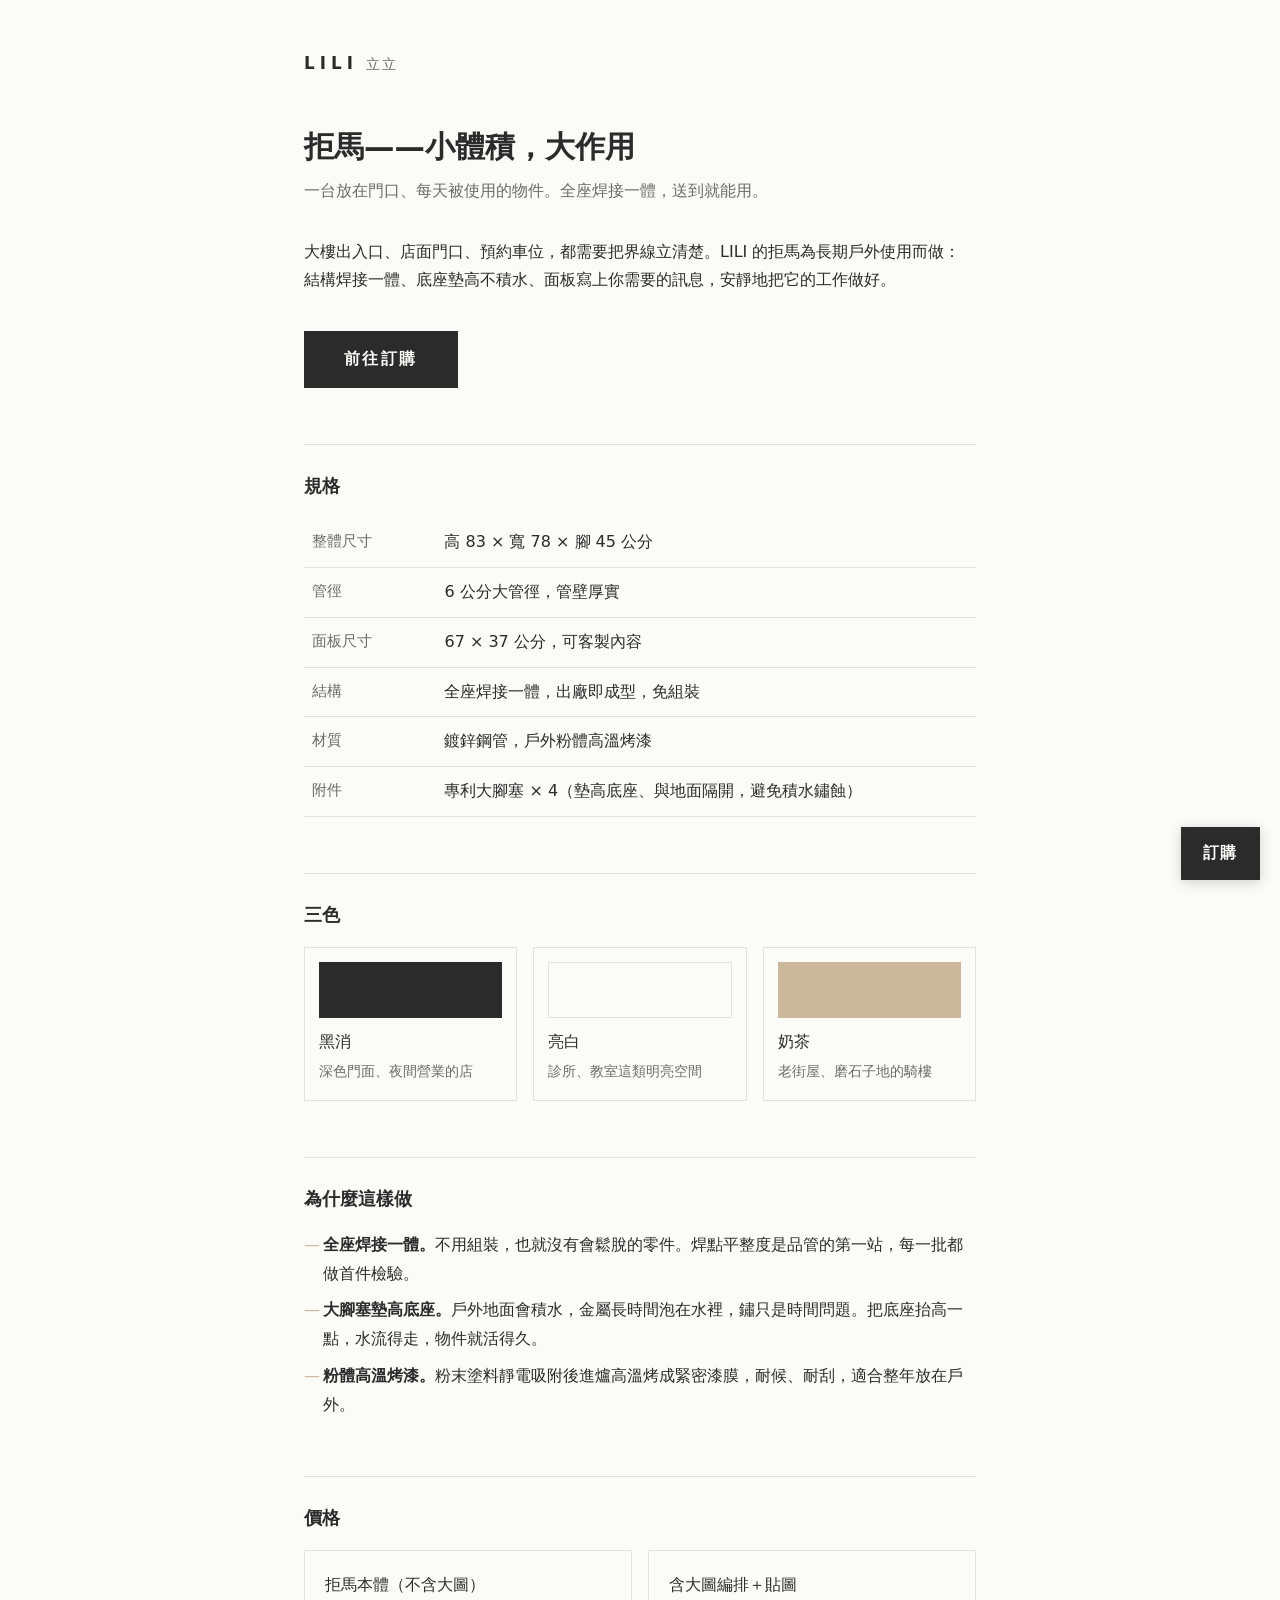
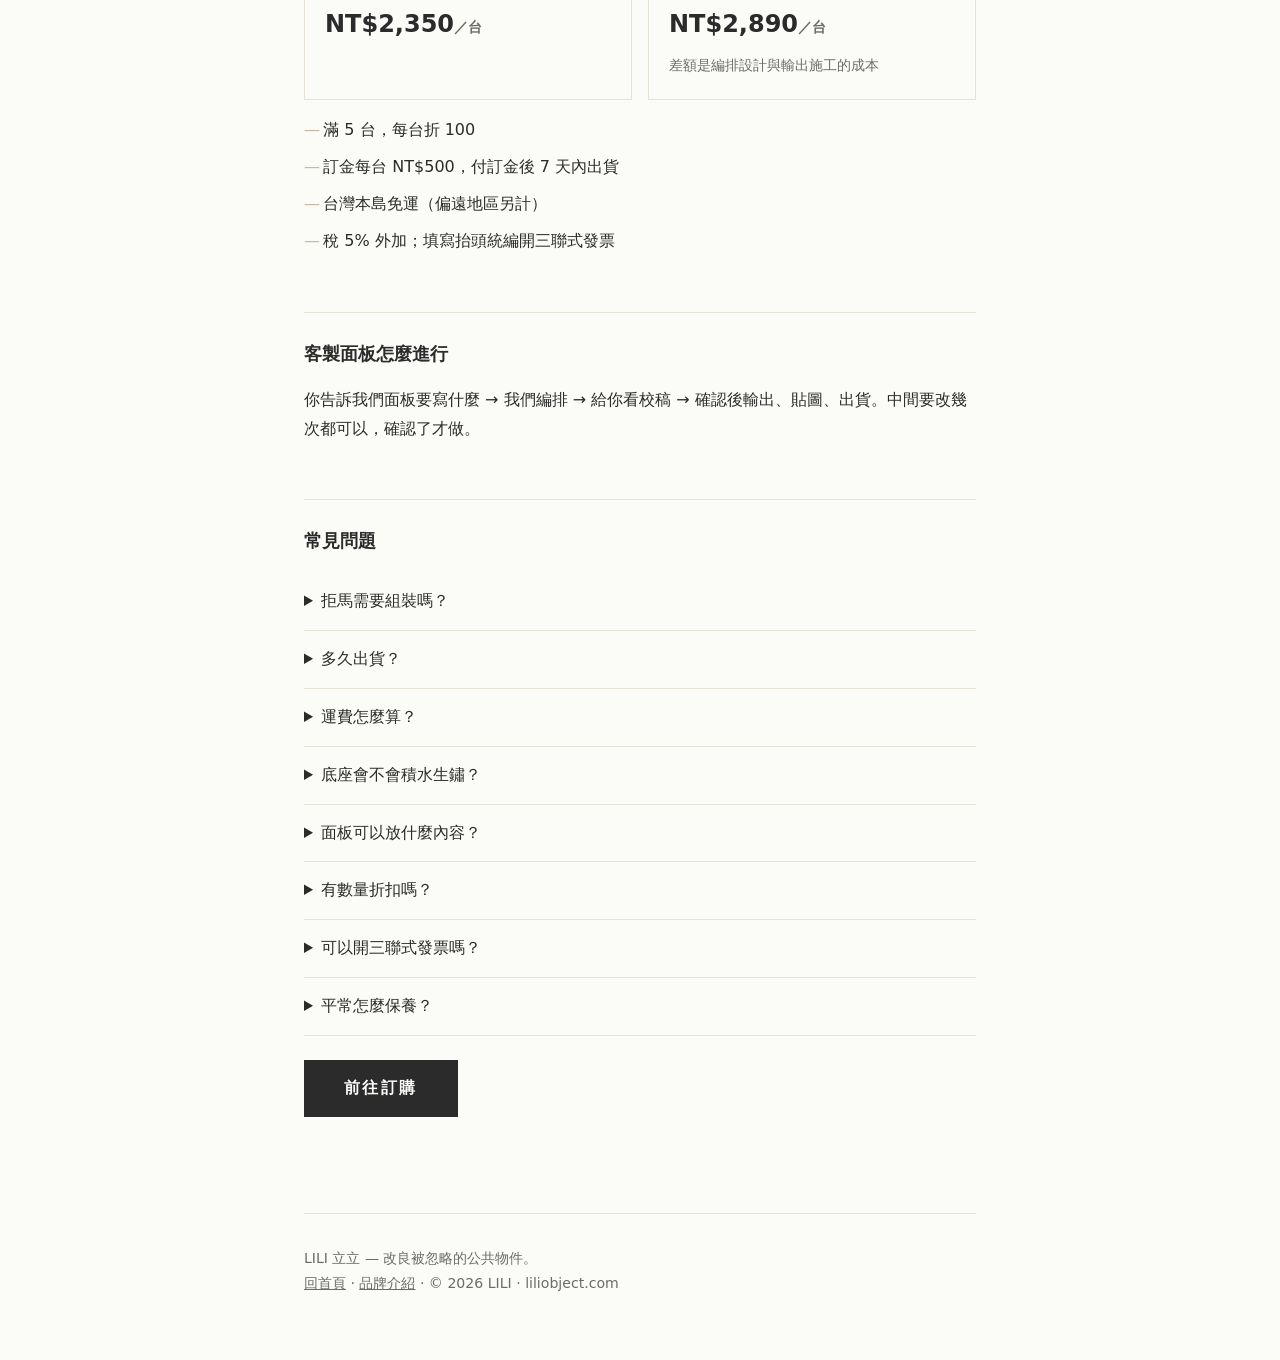
<file: barricade/index.html>
<!DOCTYPE html>
<html lang="zh-Hant">
<head>
<meta charset="UTF-8">
<meta name="viewport" content="width=device-width, initial-scale=1.0">
<title>拒馬 規格・價格・常見問題｜請勿停車拒馬客製｜LILI 立立</title>
<meta name="description" content="LILI 立立的拒馬：全座焊接一體免組裝，鍍鋅鋼管、戶外粉體高溫烤漆，專利大腳塞墊高底座、不積水。黑消、亮白、奶茶三色，面板可客製「請勿停車」等訊息。一台 NT$2,350，付訂金後 7 天內出貨，本島免運。">
<link rel="canonical" href="https://liliobject.com/barricade/">
<meta property="og:type" content="website">
<meta property="og:site_name" content="LILI 立立">
<meta property="og:title" content="拒馬 規格與價格｜LILI 立立">
<meta property="og:description" content="全座焊接一體免組裝，專利大腳塞墊高底座。黑消、亮白、奶茶三色，面板可客製。一台 NT$2,350，付訂金後 7 天內出貨。">
<meta property="og:url" content="https://liliobject.com/barricade/">
<meta property="og:image" content="https://liliobject.com/og.jpg">
<meta property="og:locale" content="zh_TW">
<script type="application/ld+json">
{
  "@context": "https://schema.org",
  "@graph": [
    {
      "@type": "Organization",
      "@id": "https://liliobject.com/#org",
      "name": "LILI 立立",
      "url": "https://liliobject.com/",
      "slogan": "小體積，大作用",
      "description": "LILI 立立改良被忽略的公共物件，讓它們有用、耐用、安靜地成為日常的一部分。"
    },
    {
      "@type": "Product",
      "@id": "https://liliobject.com/#barricade",
      "name": "LILI 拒馬",
      "brand": { "@id": "https://liliobject.com/#org" },
      "description": "全座焊接一體免組裝的拒馬。鍍鋅鋼管、戶外粉體高溫烤漆，附四顆專利大腳塞墊高底座、避免積水。高 83、寬 78、腳 45 公分，管徑 6 公分，面板 67×37 公分可客製。黑消、亮白、奶茶三色。",
      "color": "黑消／亮白／奶茶",
      "material": "鍍鋅鋼管、戶外粉體高溫烤漆",
      "offers": [
        {
          "@type": "Offer",
          "name": "拒馬本體（不含大圖）",
          "price": "2350",
          "priceCurrency": "TWD",
          "availability": "https://schema.org/InStock",
          "url": "https://liliobject.com/order/"
        },
        {
          "@type": "Offer",
          "name": "拒馬含大圖編排＋貼圖",
          "price": "2890",
          "priceCurrency": "TWD",
          "availability": "https://schema.org/InStock",
          "url": "https://liliobject.com/order/"
        }
      ]
    },
    {
      "@type": "FAQPage",
      "mainEntity": [
        {
          "@type": "Question",
          "name": "拒馬需要組裝嗎？",
          "acceptedAnswer": { "@type": "Answer", "text": "不用。全座焊接一體，出廠就是完成品，送到就能用，沒有要鎖的螺絲，也沒有會鬆脫的零件。" }
        },
        {
          "@type": "Question",
          "name": "多久出貨？",
          "acceptedAnswer": { "@type": "Answer", "text": "付訂金後 7 天內出貨。含客製大圖的訂單會加上校稿確認的時間，我們會在確認稿件時告訴你確切天數。" }
        },
        {
          "@type": "Question",
          "name": "運費怎麼算？",
          "acceptedAnswer": { "@type": "Answer", "text": "台灣本島免運，偏遠地區另計。" }
        },
        {
          "@type": "Question",
          "name": "底座會不會積水生鏽？",
          "acceptedAnswer": { "@type": "Answer", "text": "每台拒馬出廠附四顆專利大腳塞，把底座墊高、與地面隔開，雨水流得走，底座不積水。" }
        },
        {
          "@type": "Question",
          "name": "面板可以放什麼內容？",
          "acceptedAnswer": { "@type": "Answer", "text": "面板 67×37 公分，內容由你決定——「請勿停車」「預約車位」或你需要的訊息。我們負責編排，輸出前提供校稿，確認後才製作。" }
        },
        {
          "@type": "Question",
          "name": "有數量折扣嗎？",
          "acceptedAnswer": { "@type": "Answer", "text": "滿 5 台，每台折 100。" }
        },
        {
          "@type": "Question",
          "name": "可以開三聯式發票嗎？",
          "acceptedAnswer": { "@type": "Answer", "text": "訂購時填寫抬頭與統編即開立三聯式發票；未填寫則開二聯式。稅 5% 外加。" }
        },
        {
          "@type": "Question",
          "name": "平常怎麼保養？",
          "acceptedAnswer": { "@type": "Answer", "text": "髒了用濕布擦。長期戶外放置，偶爾檢查大腳塞有沒有位移。被撞到掉漆的話，拍照與我們聯絡，我們告訴你怎麼處理。" }
        }
      ]
    }
  ]
}
</script>
<style>
:root{--ink:#2b2b2b;--paper:#fbfbf8;--sand:#cbb79b;--divider:#e6e2d8}
*{box-sizing:border-box;margin:0;padding:0}
body{background:var(--paper);color:var(--ink);font-family:ui-sans-serif,system-ui,-apple-system,"PingFang TC","Noto Sans TC",sans-serif;line-height:1.8}
.wrap{max-width:720px;margin:0 auto;padding:0 24px}
header{padding:48px 0 8px}
.wordmark{font-weight:700;letter-spacing:.3em;font-size:1.05rem}
.wordmark span{letter-spacing:.15em;font-weight:500;font-size:.85rem;margin-left:.6em;color:#6b6b6b}
main{padding-bottom:96px}
h1{font-size:1.9rem;font-weight:700;line-height:1.4;margin:40px 0 8px}
.tagline{color:#6b6b6b;margin-bottom:32px}
h2{font-size:1.15rem;font-weight:700;margin:56px 0 16px;padding-top:24px;border-top:1px solid var(--divider)}
p{margin-bottom:12px}
ul{list-style:none}
li{padding-left:1.2em;position:relative;margin-bottom:8px}
li::before{content:"—";position:absolute;left:0;color:var(--sand)}
table{width:100%;border-collapse:collapse;margin:16px 0}
th,td{text-align:left;padding:10px 8px;border-bottom:1px solid var(--divider);font-weight:400;vertical-align:top}
th{width:9em;color:#6b6b6b;font-size:.92rem}
.colors{display:flex;gap:16px;margin:16px 0;flex-wrap:wrap}
.color{flex:1;min-width:140px;border:1px solid var(--divider);padding:14px}
.chip{width:100%;height:56px;margin-bottom:10px}
.chip.black{background:#2b2b2b}.chip.white{background:#fbfbf8;border:1px solid var(--divider)}.chip.sand{background:#cbb79b}
.price{display:flex;gap:16px;flex-wrap:wrap;margin:16px 0}
.price>div{flex:1;min-width:200px;border:1px solid var(--divider);padding:20px}
.price .num{font-size:1.5rem;font-weight:700;margin:4px 0}
.note{font-size:.9rem;color:#6b6b6b}
.cta{display:inline-block;background:var(--ink);color:var(--paper);padding:14px 40px;text-decoration:none;font-weight:700;letter-spacing:.15em;margin-top:24px}
.cta:hover{background:#000}
details{border-bottom:1px solid var(--divider);padding:14px 0}
summary{cursor:pointer;font-weight:500}
details p{margin:10px 0 4px;color:#4a4a4a}
footer{border-top:1px solid var(--divider);padding:32px 0 64px;color:#6b6b6b;font-size:.88rem}
.sticky-order{position:fixed;right:20px;bottom:20px;background:var(--ink);color:var(--paper);padding:12px 22px;text-decoration:none;font-weight:700;letter-spacing:.1em;box-shadow:0 2px 12px rgba(0,0,0,.18)}
@media (max-width:520px){h1{font-size:1.5rem}}
</style>
</head>
<body>
<div class="wrap">

<header>
  <a href="/" style="text-decoration:none;color:inherit"><div class="wordmark">LILI<span>立立</span></div></a>
</header>

<main>
<h1>拒馬——小體積，大作用</h1>
<p class="tagline">一台放在門口、每天被使用的物件。全座焊接一體，送到就能用。</p>

<p>大樓出入口、店面門口、預約車位，都需要把界線立清楚。LILI 的拒馬為長期戶外使用而做：結構焊接一體、底座墊高不積水、面板寫上你需要的訊息，安靜地把它的工作做好。</p>

<a class="cta" href="/order/">前往訂購</a>

<h2>規格</h2>
<table>
  <tr><th>整體尺寸</th><td>高 83 × 寬 78 × 腳 45 公分</td></tr>
  <tr><th>管徑</th><td>6 公分大管徑，管壁厚實</td></tr>
  <tr><th>面板尺寸</th><td>67 × 37 公分，可客製內容</td></tr>
  <tr><th>結構</th><td>全座焊接一體，出廠即成型，免組裝</td></tr>
  <tr><th>材質</th><td>鍍鋅鋼管，戶外粉體高溫烤漆</td></tr>
  <tr><th>附件</th><td>專利大腳塞 × 4（墊高底座、與地面隔開，避免積水鏽蝕）</td></tr>
</table>

<h2>三色</h2>
<div class="colors">
  <div class="color"><div class="chip black"></div>黑消<br><span class="note">深色門面、夜間營業的店</span></div>
  <div class="color"><div class="chip white"></div>亮白<br><span class="note">診所、教室這類明亮空間</span></div>
  <div class="color"><div class="chip sand"></div>奶茶<br><span class="note">老街屋、磨石子地的騎樓</span></div>
</div>

<h2>為什麼這樣做</h2>
<ul>
  <li><strong>全座焊接一體。</strong>不用組裝，也就沒有會鬆脫的零件。焊點平整度是品管的第一站，每一批都做首件檢驗。</li>
  <li><strong>大腳塞墊高底座。</strong>戶外地面會積水，金屬長時間泡在水裡，鏽只是時間問題。把底座抬高一點，水流得走，物件就活得久。</li>
  <li><strong>粉體高溫烤漆。</strong>粉末塗料靜電吸附後進爐高溫烤成緊密漆膜，耐候、耐刮，適合整年放在戶外。</li>
</ul>

<h2>價格</h2>
<div class="price">
  <div>拒馬本體（不含大圖）<div class="num">NT$2,350<span class="note">／台</span></div></div>
  <div>含大圖編排＋貼圖<div class="num">NT$2,890<span class="note">／台</span></div><span class="note">差額是編排設計與輸出施工的成本</span></div>
</div>
<ul>
  <li>滿 5 台，每台折 100</li>
  <li>訂金每台 NT$500，付訂金後 7 天內出貨</li>
  <li>台灣本島免運（偏遠地區另計）</li>
  <li>稅 5% 外加；填寫抬頭統編開三聯式發票</li>
</ul>

<h2>客製面板怎麼進行</h2>
<p>你告訴我們面板要寫什麼 → 我們編排 → 給你看校稿 → 確認後輸出、貼圖、出貨。中間要改幾次都可以，確認了才做。</p>

<h2>常見問題</h2>
<details><summary>拒馬需要組裝嗎？</summary><p>不用。全座焊接一體，出廠就是完成品，送到就能用，沒有要鎖的螺絲，也沒有會鬆脫的零件。</p></details>
<details><summary>多久出貨？</summary><p>付訂金後 7 天內出貨。含客製大圖的訂單會加上校稿確認的時間，我們會在確認稿件時告訴你確切天數。</p></details>
<details><summary>運費怎麼算？</summary><p>台灣本島免運，偏遠地區另計。</p></details>
<details><summary>底座會不會積水生鏽？</summary><p>每台拒馬出廠附四顆專利大腳塞，把底座墊高、與地面隔開，雨水流得走，底座不積水。</p></details>
<details><summary>面板可以放什麼內容？</summary><p>面板 67 × 37 公分，內容由你決定——「請勿停車」「預約車位」或你需要的訊息。我們負責編排，輸出前提供校稿，確認後才製作。</p></details>
<details><summary>有數量折扣嗎？</summary><p>滿 5 台，每台折 100。</p></details>
<details><summary>可以開三聯式發票嗎？</summary><p>訂購時填寫抬頭與統編即開立三聯式發票；未填寫則開二聯式。稅 5% 外加。</p></details>
<details><summary>平常怎麼保養？</summary><p>髒了用濕布擦。長期戶外放置，偶爾檢查大腳塞有沒有位移。被撞到掉漆的話，拍照與我們聯絡，我們告訴你怎麼處理。</p></details>

<a class="cta" href="/order/">前往訂購</a>
</main>

<footer>
  LILI 立立 — 改良被忽略的公共物件。<br>
  <a href="/" style="color:inherit">回首頁</a> · <a href="/brand/" style="color:inherit">品牌介紹</a> · © 2026 LILI · liliobject.com
</footer>

</div>
<a class="sticky-order" href="/order/">訂購</a>
</body>
</html>
</file>
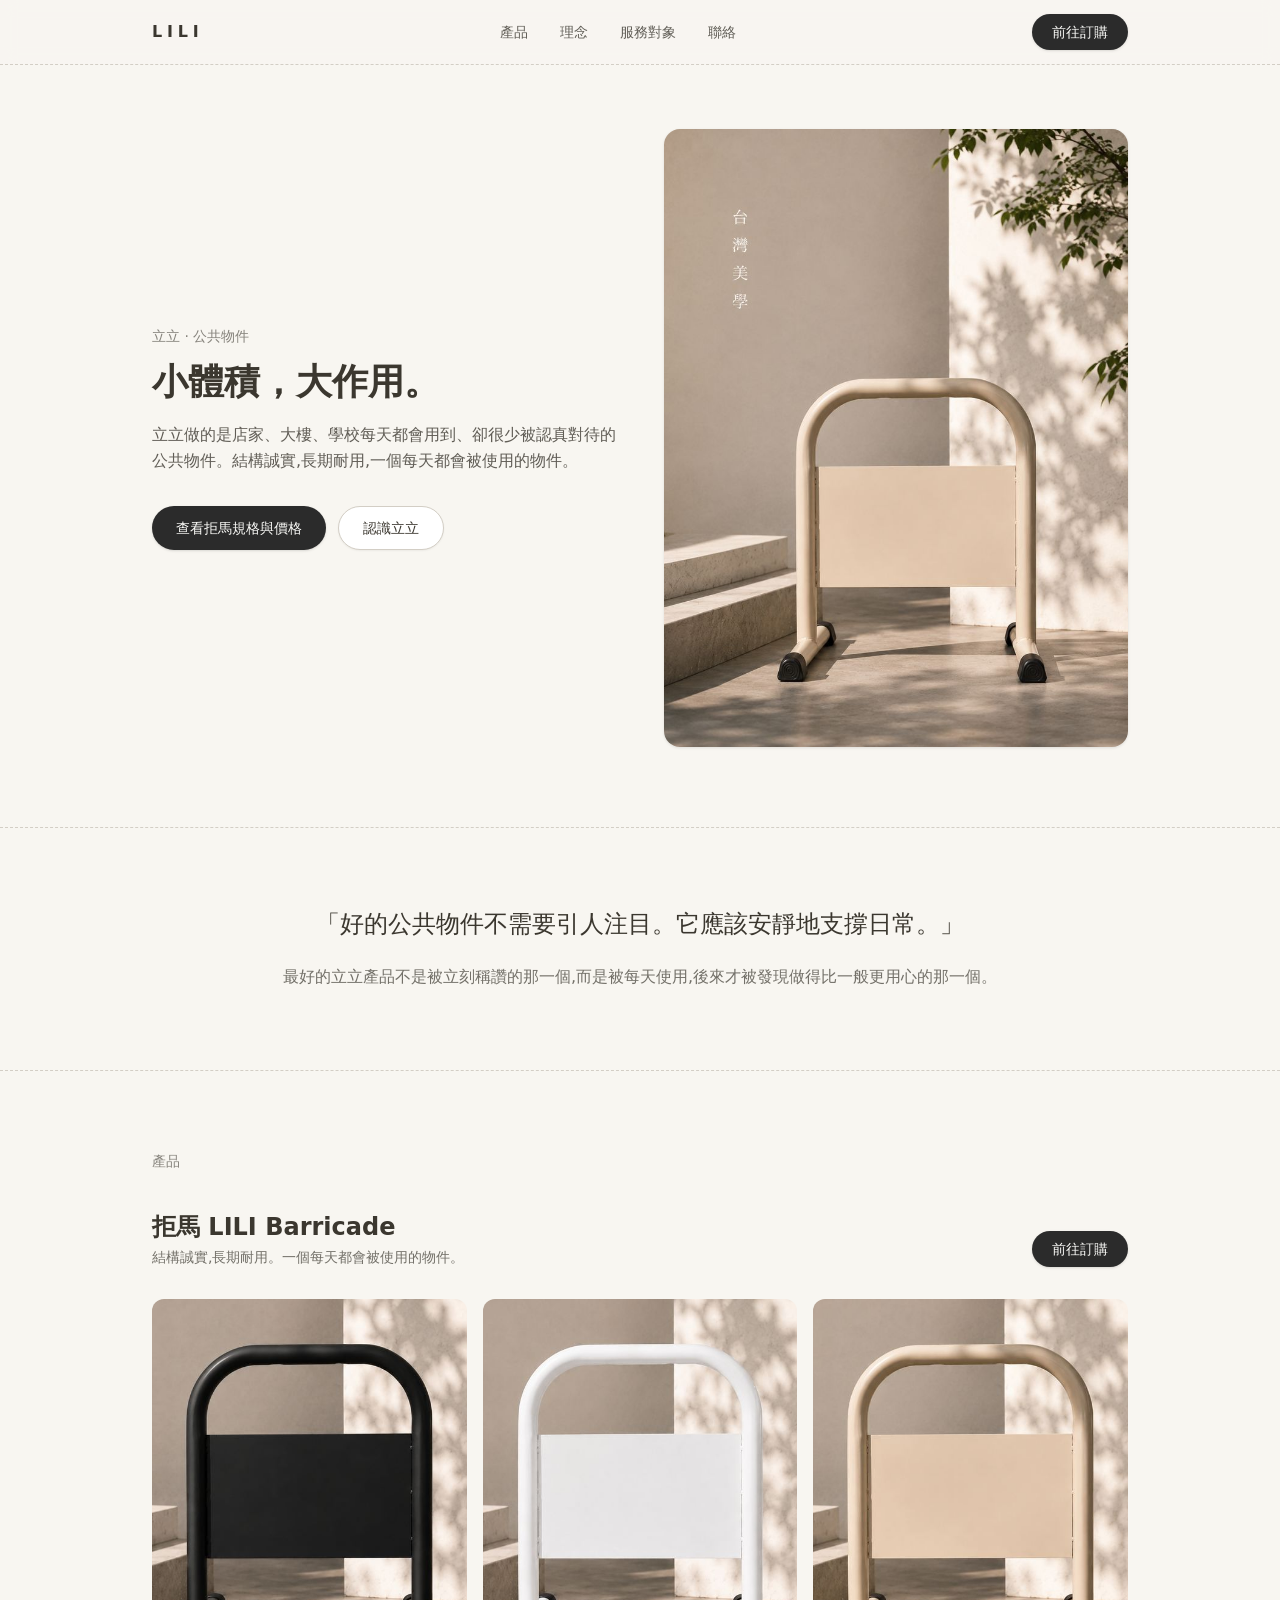
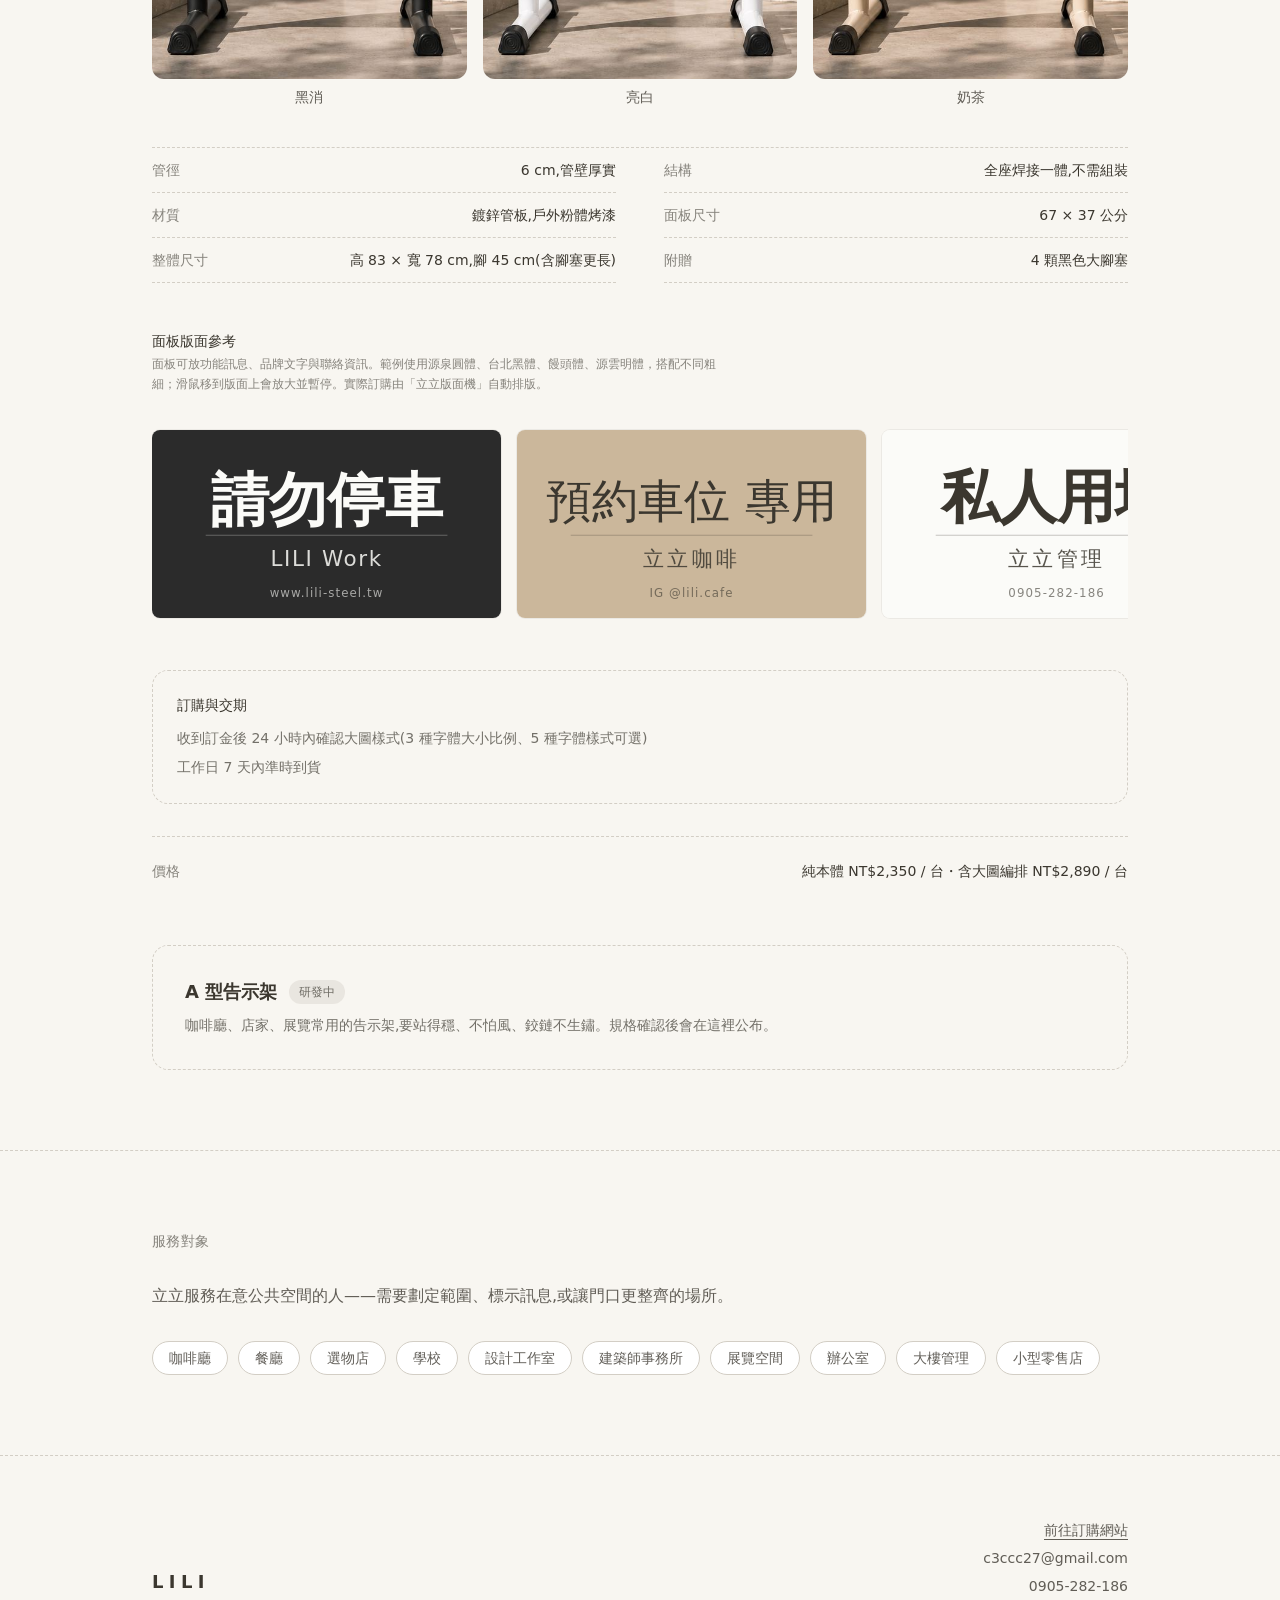
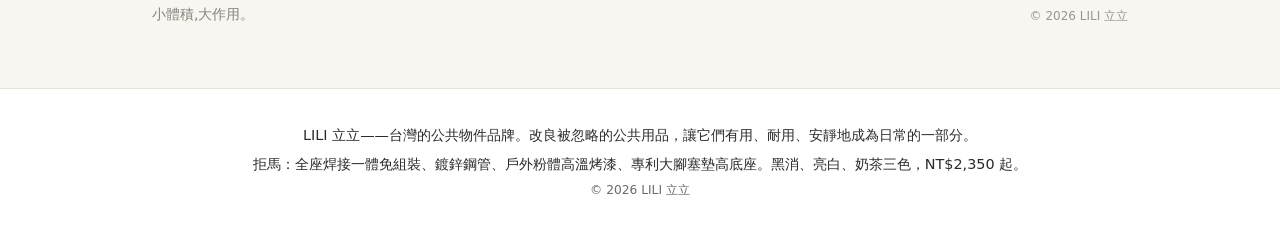
<file: brand/index.html>
<!doctype html>
<html lang="zh-Hant">
  <head>
    <meta charset="UTF-8" />
    <meta name="viewport" content="width=device-width, initial-scale=1.0" />
    <title>LILI 立立 — 小體積，大作用｜台灣公共物件品牌</title>
    <meta name="description" content="立立(LILI)是台灣的公共物件品牌。拒馬:全座焊接一體、鍍鋅鋼管、戶外粉體烤漆、專利大腳塞防積水鏽蝕。黑消/亮白/奶茶三色,NT$2,350 起。" />
    <meta property="og:type" content="website" />
    <meta property="og:title" content="LILI 立立 — 小體積，大作用" />
    <meta property="og:description" content="台灣公共物件品牌。拒馬:全座焊接一體、專利大腳塞、三色可選,NT$2,350 起。" />
    <meta property="og:locale" content="zh_TW" />
    <link rel="canonical" href="https://liliobject.com/brand/" />
    <meta property="og:url" content="https://liliobject.com/brand/" />
    <meta property="og:image" content="https://liliobject.com/brand/og.jpg" />
    <script type="application/ld+json">
    {
      "@context": "https://schema.org",
      "@graph": [
        {
          "@type": "Organization",
          "name": "立立 LILI",
          "description": "台灣公共物件品牌,製作耐用、視覺乾淨的公共用品。",
          "email": "c3ccc27@gmail.com",
          "telephone": "+886-905-282-186",
          "url": "https://liliobject.com/"
        },
        {
          "@type": "Product",
          "name": "拒馬 LILI Barricade",
          "description": "全座焊接一體免組裝,鍍鋅鋼管,戶外粉體烤漆,專利大腳塞墊高底座避免積水鏽蝕。高83/寬78/腳45cm,面板67×37cm,黑消/亮白/奶茶三色。",
          "brand": { "@type": "Brand", "name": "立立 LILI" },
          "offers": {
            "@type": "AggregateOffer",
            "priceCurrency": "TWD",
            "lowPrice": "2350",
            "highPrice": "2890"
          }
        }
      ]
    }
    </script>
    <script type="module" crossorigin src="./assets/index-BvS9gWjx.js"></script>
    <link rel="stylesheet" crossorigin href="./assets/index-DIEbwA9Y.css">
  </head>
  <body>
    <div id="root"></div>
    <!-- 靜態頁尾：不執行 JS 的搜尋引擎也讀得到的品牌與產品描述 -->
    <footer style="background:#fff;color:#2b2b2b;border-top:1px solid #e6e2d8;padding:32px 24px;text-align:center;font-family:ui-sans-serif,system-ui,'PingFang TC',sans-serif;line-height:2;font-size:.9rem">
      <p>LILI 立立——台灣的公共物件品牌。改良被忽略的公共用品，讓它們有用、耐用、安靜地成為日常的一部分。</p>
      <p>拒馬：全座焊接一體免組裝、鍍鋅鋼管、戶外粉體高溫烤漆、專利大腳塞墊高底座。黑消、亮白、奶茶三色，NT$2,350 起。</p>
      <p style="color:#6b6b6b;font-size:.85em">© 2026 LILI 立立</p>
    </footer>
  </body>
</html>
</file>
<file: brand/assets/index-DIEbwA9Y.css>
@import "https://font.emtech.cc/css/GenSenRoundedTW/300";@import "https://font.emtech.cc/css/GenSenRoundedTW/700";@import "https://font.emtech.cc/css/TaipeiSansTC/300";@import "https://font.emtech.cc/css/TaipeiSansTC/700";@import "https://font.emtech.cc/css/MantouSans/400";@import "https://font.emtech.cc/css/GenWanMinTW/300";@import "https://font.emtech.cc/css/GenWanMinTW/600";*,:before,:after{box-sizing:border-box;border:0 solid #e5e7eb}:before,:after{--tw-content:""}html,:host{-webkit-text-size-adjust:100%;tab-size:4;font-feature-settings:normal;font-variation-settings:normal;-webkit-tap-highlight-color:transparent;font-family:ui-sans-serif,system-ui,-apple-system,BlinkMacSystemFont,Segoe UI,Helvetica Neue,Arial,PingFang TC,Microsoft JhengHei,sans-serif;line-height:1.5}body{line-height:inherit;margin:0}hr{height:0;color:inherit;border-top-width:1px}abbr:where([title]){-webkit-text-decoration:underline dotted;text-decoration:underline dotted}h1,h2,h3,h4,h5,h6{font-size:inherit;font-weight:inherit}a{color:inherit;-webkit-text-decoration:inherit;text-decoration:inherit}b,strong{font-weight:bolder}code,kbd,samp,pre{font-feature-settings:normal;font-variation-settings:normal;font-family:ui-monospace,SFMono-Regular,Menlo,Monaco,Consolas,Liberation Mono,Courier New,monospace;font-size:1em}small{font-size:80%}sub,sup{vertical-align:baseline;font-size:75%;line-height:0;position:relative}sub{bottom:-.25em}sup{top:-.5em}table{text-indent:0;border-color:inherit;border-collapse:collapse}button,input,optgroup,select,textarea{font-feature-settings:inherit;font-variation-settings:inherit;font-family:inherit;font-size:100%;font-weight:inherit;line-height:inherit;color:inherit;margin:0;padding:0}button,select{text-transform:none}button,[type=button],[type=reset],[type=submit]{-webkit-appearance:button;background-color:#0000;background-image:none}:-moz-focusring{outline:auto}:-moz-ui-invalid{box-shadow:none}progress{vertical-align:baseline}::-webkit-inner-spin-button{height:auto}::-webkit-outer-spin-button{height:auto}[type=search]{-webkit-appearance:textfield;outline-offset:-2px}::-webkit-search-decoration{-webkit-appearance:none}::-webkit-file-upload-button{-webkit-appearance:button;font:inherit}summary{display:list-item}blockquote,dl,dd,h1,h2,h3,h4,h5,h6,hr,figure,p,pre{margin:0}fieldset{margin:0;padding:0}legend{padding:0}ol,ul,menu{margin:0;padding:0;list-style:none}dialog{padding:0}textarea{resize:vertical}input::-moz-placeholder{opacity:1;color:#9ca3af}textarea::-moz-placeholder{opacity:1;color:#9ca3af}input::placeholder,textarea::placeholder{opacity:1;color:#9ca3af}button,[role=button]{cursor:pointer}:disabled{cursor:default}img,svg,video,canvas,audio,iframe,embed,object{vertical-align:middle;display:block}img,video{max-width:100%;height:auto}[hidden]{display:none}:root{--background:0 0% 100%;--foreground:0 0% 3.9%;--card:0 0% 100%;--card-foreground:0 0% 3.9%;--popover:0 0% 100%;--popover-foreground:0 0% 3.9%;--primary:0 0% 9%;--primary-foreground:0 0% 98%;--secondary:0 0% 96.1%;--secondary-foreground:0 0% 9%;--muted:0 0% 96.1%;--muted-foreground:0 0% 45.1%;--accent:0 0% 96.1%;--accent-foreground:0 0% 9%;--destructive:0 84.2% 60.2%;--destructive-foreground:0 0% 98%;--border:0 0% 89.8%;--input:0 0% 89.8%;--ring:0 0% 3.9%;--radius:.5rem}*{border-color:hsl(var(--border))}body{background-color:hsl(var(--background));color:hsl(var(--foreground))}*,:before,:after,::backdrop{--tw-border-spacing-x:0;--tw-border-spacing-y:0;--tw-translate-x:0;--tw-translate-y:0;--tw-rotate:0;--tw-skew-x:0;--tw-skew-y:0;--tw-scale-x:1;--tw-scale-y:1;--tw-pan-x: ;--tw-pan-y: ;--tw-pinch-zoom: ;--tw-scroll-snap-strictness:proximity;--tw-gradient-from-position: ;--tw-gradient-via-position: ;--tw-gradient-to-position: ;--tw-ordinal: ;--tw-slashed-zero: ;--tw-numeric-figure: ;--tw-numeric-spacing: ;--tw-numeric-fraction: ;--tw-ring-inset: ;--tw-ring-offset-width:0px;--tw-ring-offset-color:#fff;--tw-ring-color:#3b82f680;--tw-ring-offset-shadow:0 0 #0000;--tw-ring-shadow:0 0 #0000;--tw-shadow:0 0 #0000;--tw-shadow-colored:0 0 #0000;--tw-blur: ;--tw-brightness: ;--tw-contrast: ;--tw-grayscale: ;--tw-hue-rotate: ;--tw-invert: ;--tw-saturate: ;--tw-sepia: ;--tw-drop-shadow: ;--tw-backdrop-blur: ;--tw-backdrop-brightness: ;--tw-backdrop-contrast: ;--tw-backdrop-grayscale: ;--tw-backdrop-hue-rotate: ;--tw-backdrop-invert: ;--tw-backdrop-opacity: ;--tw-backdrop-saturate: ;--tw-backdrop-sepia: }.sr-only{clip:rect(0, 0, 0, 0);white-space:nowrap;border-width:0;width:1px;height:1px;margin:-1px;padding:0;position:absolute;overflow:hidden}.pointer-events-none{pointer-events:none}.pointer-events-auto{pointer-events:auto}.visible{visibility:visible}.fixed{position:fixed}.absolute{position:absolute}.relative{position:relative}.sticky{position:sticky}.inset-0{inset:0}.inset-x-0{left:0;right:0}.inset-y-0{top:0;bottom:0}.-bottom-12{bottom:-3rem}.-left-12{left:-3rem}.-right-12{right:-3rem}.-top-12{top:-3rem}.bottom-0{bottom:0}.left-0{left:0}.left-1\/2{left:50%}.left-2{left:.5rem}.left-\[50\%\]{left:50%}.right-0{right:0}.right-1{right:.25rem}.right-2{right:.5rem}.right-4{right:1rem}.top-0{top:0}.top-1{top:.25rem}.top-1\/2{top:50%}.top-4{top:1rem}.top-\[1px\]{top:1px}.top-\[50\%\]{top:50%}.top-\[60\%\]{top:60%}.top-full{top:100%}.z-10{z-index:10}.z-50{z-index:50}.z-\[100\]{z-index:100}.z-\[1\]{z-index:1}.-mx-1{margin-left:-.25rem;margin-right:-.25rem}.mx-auto{margin-left:auto;margin-right:auto}.my-1{margin-top:.25rem;margin-bottom:.25rem}.-ml-4{margin-left:-1rem}.-mt-4{margin-top:-1rem}.mb-1{margin-bottom:.25rem}.mb-10{margin-bottom:2.5rem}.mb-12{margin-bottom:3rem}.mb-16{margin-bottom:4rem}.mb-2{margin-bottom:.5rem}.mb-3{margin-bottom:.75rem}.mb-4{margin-bottom:1rem}.mb-5{margin-bottom:1.25rem}.mb-6{margin-bottom:1.5rem}.mb-8{margin-bottom:2rem}.ml-1{margin-left:.25rem}.ml-auto{margin-left:auto}.mr-2{margin-right:.5rem}.mt-1{margin-top:.25rem}.mt-1\.5{margin-top:.375rem}.mt-10{margin-top:2.5rem}.mt-2{margin-top:.5rem}.mt-24{margin-top:6rem}.mt-4{margin-top:1rem}.mt-auto{margin-top:auto}.block{display:block}.flex{display:flex}.inline-flex{display:inline-flex}.table{display:table}.grid{display:grid}.hidden{display:none}.aspect-square{aspect-ratio:1}.h-1{height:.25rem}.h-1\.5{height:.375rem}.h-10{height:2.5rem}.h-11{height:2.75rem}.h-16{height:4rem}.h-2{height:.5rem}.h-2\.5{height:.625rem}.h-3{height:.75rem}.h-3\.5{height:.875rem}.h-4{height:1rem}.h-5{height:1.25rem}.h-8{height:2rem}.h-9{height:2.25rem}.h-\[1px\]{height:1px}.h-\[var\(--radix-navigation-menu-viewport-height\)\]{height:var(--radix-navigation-menu-viewport-height)}.h-\[var\(--radix-select-trigger-height\)\]{height:var(--radix-select-trigger-height)}.h-auto{height:auto}.h-full{height:100%}.h-px{height:1px}.max-h-\[--radix-context-menu-content-available-height\]{max-height:var(--radix-context-menu-content-available-height)}.max-h-\[--radix-select-content-available-height\]{max-height:var(--radix-select-content-available-height)}.max-h-\[300px\]{max-height:300px}.max-h-\[var\(--radix-dropdown-menu-content-available-height\)\]{max-height:var(--radix-dropdown-menu-content-available-height)}.max-h-screen{max-height:100vh}.min-h-\[60px\]{min-height:60px}.min-h-screen{min-height:100vh}.w-10{width:2.5rem}.w-2{width:.5rem}.w-2\.5{width:.625rem}.w-3{width:.75rem}.w-3\.5{width:.875rem}.w-3\/4{width:75%}.w-4{width:1rem}.w-64{width:16rem}.w-72{width:18rem}.w-8{width:2rem}.w-9{width:2.25rem}.w-\[100px\]{width:100px}.w-\[1px\]{width:1px}.w-auto{width:auto}.w-full{width:100%}.w-max{width:max-content}.min-w-0{min-width:0}.min-w-10{min-width:2.5rem}.min-w-8{min-width:2rem}.min-w-9{min-width:2.25rem}.min-w-\[12rem\]{min-width:12rem}.min-w-\[8rem\]{min-width:8rem}.min-w-\[var\(--radix-select-trigger-width\)\]{min-width:var(--radix-select-trigger-width)}.max-w-2xl{max-width:42rem}.max-w-3xl{max-width:48rem}.max-w-5xl{max-width:64rem}.max-w-lg{max-width:32rem}.max-w-max{max-width:max-content}.max-w-xl{max-width:36rem}.flex-1{flex:1}.shrink-0{flex-shrink:0}.grow{flex-grow:1}.grow-0{flex-grow:0}.basis-full{flex-basis:100%}.caption-bottom{caption-side:bottom}.origin-\[--radix-context-menu-content-transform-origin\]{transform-origin:var(--radix-context-menu-content-transform-origin)}.origin-\[--radix-dropdown-menu-content-transform-origin\]{transform-origin:var(--radix-dropdown-menu-content-transform-origin)}.origin-\[--radix-hover-card-content-transform-origin\]{transform-origin:var(--radix-hover-card-content-transform-origin)}.origin-\[--radix-menubar-content-transform-origin\]{transform-origin:var(--radix-menubar-content-transform-origin)}.origin-\[--radix-popover-content-transform-origin\]{transform-origin:var(--radix-popover-content-transform-origin)}.origin-\[--radix-select-content-transform-origin\]{transform-origin:var(--radix-select-content-transform-origin)}.origin-\[--radix-tooltip-content-transform-origin\]{transform-origin:var(--radix-tooltip-content-transform-origin)}.-translate-x-1\/2{--tw-translate-x:-50%;transform:translate(var(--tw-translate-x), var(--tw-translate-y)) rotate(var(--tw-rotate)) skewX(var(--tw-skew-x)) skewY(var(--tw-skew-y)) scaleX(var(--tw-scale-x)) scaleY(var(--tw-scale-y))}.-translate-y-1\/2{--tw-translate-y:-50%;transform:translate(var(--tw-translate-x), var(--tw-translate-y)) rotate(var(--tw-rotate)) skewX(var(--tw-skew-x)) skewY(var(--tw-skew-y)) scaleX(var(--tw-scale-x)) scaleY(var(--tw-scale-y))}.translate-x-\[-50\%\]{--tw-translate-x:-50%;transform:translate(var(--tw-translate-x), var(--tw-translate-y)) rotate(var(--tw-rotate)) skewX(var(--tw-skew-x)) skewY(var(--tw-skew-y)) scaleX(var(--tw-scale-x)) scaleY(var(--tw-scale-y))}.translate-y-\[-50\%\]{--tw-translate-y:-50%;transform:translate(var(--tw-translate-x), var(--tw-translate-y)) rotate(var(--tw-rotate)) skewX(var(--tw-skew-x)) skewY(var(--tw-skew-y)) scaleX(var(--tw-scale-x)) scaleY(var(--tw-scale-y))}.rotate-45{--tw-rotate:45deg;transform:translate(var(--tw-translate-x), var(--tw-translate-y)) rotate(var(--tw-rotate)) skewX(var(--tw-skew-x)) skewY(var(--tw-skew-y)) scaleX(var(--tw-scale-x)) scaleY(var(--tw-scale-y))}.rotate-90{--tw-rotate:90deg;transform:translate(var(--tw-translate-x), var(--tw-translate-y)) rotate(var(--tw-rotate)) skewX(var(--tw-skew-x)) skewY(var(--tw-skew-y)) scaleX(var(--tw-scale-x)) scaleY(var(--tw-scale-y))}.transform{transform:translate(var(--tw-translate-x), var(--tw-translate-y)) rotate(var(--tw-rotate)) skewX(var(--tw-skew-x)) skewY(var(--tw-skew-y)) scaleX(var(--tw-scale-x)) scaleY(var(--tw-scale-y))}@keyframes pulse{50%{opacity:.5}}.animate-pulse{animation:2s cubic-bezier(.4,0,.6,1) infinite pulse}.cursor-default{cursor:default}.cursor-pointer{cursor:pointer}.touch-none{touch-action:none}.select-none{-webkit-user-select:none;user-select:none}.scroll-mt-20{scroll-margin-top:5rem}.list-none{list-style-type:none}.grid-cols-3{grid-template-columns:repeat(3,minmax(0,1fr))}.flex-col{flex-direction:column}.flex-col-reverse{flex-direction:column-reverse}.flex-wrap{flex-wrap:wrap}.items-end{align-items:flex-end}.items-center{align-items:center}.items-baseline{align-items:baseline}.justify-center{justify-content:center}.justify-between{justify-content:space-between}.gap-1{gap:.25rem}.gap-1\.5{gap:.375rem}.gap-12{gap:3rem}.gap-2{gap:.5rem}.gap-2\.5{gap:.625rem}.gap-3{gap:.75rem}.gap-4{gap:1rem}.gap-6{gap:1.5rem}.gap-8{gap:2rem}.gap-x-12{-moz-column-gap:3rem;column-gap:3rem}.space-x-1>:not([hidden])~:not([hidden]){--tw-space-x-reverse:0;margin-right:calc(.25rem * var(--tw-space-x-reverse));margin-left:calc(.25rem * calc(1 - var(--tw-space-x-reverse)))}.space-x-2>:not([hidden])~:not([hidden]){--tw-space-x-reverse:0;margin-right:calc(.5rem * var(--tw-space-x-reverse));margin-left:calc(.5rem * calc(1 - var(--tw-space-x-reverse)))}.space-y-1>:not([hidden])~:not([hidden]){--tw-space-y-reverse:0;margin-top:calc(.25rem * calc(1 - var(--tw-space-y-reverse)));margin-bottom:calc(.25rem * var(--tw-space-y-reverse))}.space-y-1\.5>:not([hidden])~:not([hidden]){--tw-space-y-reverse:0;margin-top:calc(.375rem * calc(1 - var(--tw-space-y-reverse)));margin-bottom:calc(.375rem * var(--tw-space-y-reverse))}.space-y-2>:not([hidden])~:not([hidden]){--tw-space-y-reverse:0;margin-top:calc(.5rem * calc(1 - var(--tw-space-y-reverse)));margin-bottom:calc(.5rem * var(--tw-space-y-reverse))}.overflow-auto{overflow:auto}.overflow-hidden{overflow:hidden}.overflow-y-auto{overflow-y:auto}.overflow-x-hidden{overflow-x:hidden}.whitespace-nowrap{white-space:nowrap}.break-words{overflow-wrap:break-word}.rounded-2xl{border-radius:1rem}.rounded-\[inherit\]{border-radius:inherit}.rounded-full{border-radius:9999px}.rounded-lg{border-radius:var(--radius)}.rounded-md{border-radius:calc(var(--radius) - 2px)}.rounded-sm{border-radius:calc(var(--radius) - 4px)}.rounded-xl{border-radius:.75rem}.rounded-t-\[10px\]{border-top-left-radius:10px;border-top-right-radius:10px}.rounded-tl-sm{border-top-left-radius:calc(var(--radius) - 4px)}.border{border-width:1px}.border-2{border-width:2px}.border-b{border-bottom-width:1px}.border-l{border-left-width:1px}.border-r{border-right-width:1px}.border-t{border-top-width:1px}.border-dashed{border-style:dashed}.border-destructive{border-color:hsl(var(--destructive))}.border-destructive\/50{border-color:hsl(var(--destructive) / .5)}.border-input{border-color:hsl(var(--input))}.border-lili-divider{--tw-border-opacity:1;border-color:rgb(211 206 197/var(--tw-border-opacity))}.border-primary{border-color:hsl(var(--primary))}.border-primary\/50{border-color:hsl(var(--primary) / .5)}.border-transparent{border-color:#0000}.border-l-transparent{border-left-color:#0000}.border-t-transparent{border-top-color:#0000}.bg-background{background-color:hsl(var(--background))}.bg-black\/80{background-color:#000c}.bg-border{background-color:hsl(var(--border))}.bg-card{background-color:hsl(var(--card))}.bg-destructive{background-color:hsl(var(--destructive))}.bg-lili-black{--tw-bg-opacity:1;background-color:rgb(43 43 43/var(--tw-bg-opacity))}.bg-lili-divider\/40{background-color:#d3cec566}.bg-lili-paper{--tw-bg-opacity:1;background-color:rgb(248 246 241/var(--tw-bg-opacity))}.bg-lili-paper\/90{background-color:#f8f6f1e6}.bg-muted{background-color:hsl(var(--muted))}.bg-muted\/50{background-color:hsl(var(--muted) / .5)}.bg-popover{background-color:hsl(var(--popover))}.bg-primary{background-color:hsl(var(--primary))}.bg-primary\/10{background-color:hsl(var(--primary) / .1)}.bg-primary\/20{background-color:hsl(var(--primary) / .2)}.bg-secondary{background-color:hsl(var(--secondary))}.bg-transparent{background-color:#0000}.bg-white{--tw-bg-opacity:1;background-color:rgb(255 255 255/var(--tw-bg-opacity))}.fill-current{fill:currentColor}.fill-primary{fill:hsl(var(--primary))}.object-cover{-o-object-fit:cover;object-fit:cover}.p-0{padding:0}.p-1{padding:.25rem}.p-2{padding:.5rem}.p-4{padding:1rem}.p-6{padding:1.5rem}.p-8{padding:2rem}.p-\[1px\]{padding:1px}.px-1{padding-left:.25rem;padding-right:.25rem}.px-1\.5{padding-left:.375rem;padding-right:.375rem}.px-2{padding-left:.5rem;padding-right:.5rem}.px-2\.5{padding-left:.625rem;padding-right:.625rem}.px-3{padding-left:.75rem;padding-right:.75rem}.px-4{padding-left:1rem;padding-right:1rem}.px-5{padding-left:1.25rem;padding-right:1.25rem}.px-6{padding-left:1.5rem;padding-right:1.5rem}.px-8{padding-left:2rem;padding-right:2rem}.py-0{padding-top:0;padding-bottom:0}.py-0\.5{padding-top:.125rem;padding-bottom:.125rem}.py-1{padding-top:.25rem;padding-bottom:.25rem}.py-1\.5{padding-top:.375rem;padding-bottom:.375rem}.py-16{padding-top:4rem;padding-bottom:4rem}.py-2{padding-top:.5rem;padding-bottom:.5rem}.py-20{padding-top:5rem;padding-bottom:5rem}.py-3{padding-top:.75rem;padding-bottom:.75rem}.py-4{padding-top:1rem;padding-bottom:1rem}.py-6{padding-top:1.5rem;padding-bottom:1.5rem}.pb-20{padding-bottom:5rem}.pb-4{padding-bottom:1rem}.pl-2{padding-left:.5rem}.pl-4{padding-left:1rem}.pl-8{padding-left:2rem}.pr-2{padding-right:.5rem}.pr-6{padding-right:1.5rem}.pr-8{padding-right:2rem}.pt-0{padding-top:0}.pt-1{padding-top:.25rem}.pt-16{padding-top:4rem}.pt-4{padding-top:1rem}.pt-6{padding-top:1.5rem}.text-left{text-align:left}.text-center{text-align:center}.text-right{text-align:right}.align-middle{vertical-align:middle}.font-sans{font-family:ui-sans-serif,system-ui,-apple-system,BlinkMacSystemFont,Segoe UI,Helvetica Neue,Arial,PingFang TC,Microsoft JhengHei,sans-serif}.text-2xl{font-size:1.5rem;line-height:2rem}.text-3xl{font-size:1.875rem;line-height:2.25rem}.text-\[0\.8rem\]{font-size:.8rem}.text-base{font-size:1rem;line-height:1.5rem}.text-lg{font-size:1.125rem;line-height:1.75rem}.text-sm{font-size:.875rem;line-height:1.25rem}.text-xl{font-size:1.25rem;line-height:1.75rem}.text-xs{font-size:.75rem;line-height:1rem}.font-bold{font-weight:700}.font-medium{font-weight:500}.font-normal{font-weight:400}.font-semibold{font-weight:600}.leading-none{line-height:1}.leading-relaxed{line-height:1.625}.leading-snug{line-height:1.375}.tracking-\[0\.3em\]{letter-spacing:.3em}.tracking-tight{letter-spacing:-.025em}.tracking-wide{letter-spacing:.025em}.tracking-widest{letter-spacing:.1em}.text-card-foreground{color:hsl(var(--card-foreground))}.text-current{color:currentColor}.text-destructive{color:hsl(var(--destructive))}.text-destructive-foreground{color:hsl(var(--destructive-foreground))}.text-foreground{color:hsl(var(--foreground))}.text-foreground\/50{color:hsl(var(--foreground) / .5)}.text-lili-ink{--tw-text-opacity:1;color:rgb(59 55 47/var(--tw-text-opacity))}.text-lili-ink\/50{color:#3b372f80}.text-lili-ink\/60{color:#3b372f99}.text-lili-ink\/70{color:#3b372fb3}.text-lili-ink\/80{color:#3b372fcc}.text-lili-white{--tw-text-opacity:1;color:rgb(251 251 248/var(--tw-text-opacity))}.text-muted-foreground{color:hsl(var(--muted-foreground))}.text-popover-foreground{color:hsl(var(--popover-foreground))}.text-primary{color:hsl(var(--primary))}.text-primary-foreground{color:hsl(var(--primary-foreground))}.text-secondary-foreground{color:hsl(var(--secondary-foreground))}.underline{text-decoration-line:underline}.underline-offset-4{text-underline-offset:4px}.antialiased{-webkit-font-smoothing:antialiased;-moz-osx-font-smoothing:grayscale}.opacity-0{opacity:0}.opacity-50{opacity:.5}.opacity-60{opacity:.6}.opacity-70{opacity:.7}.opacity-90{opacity:.9}.shadow{--tw-shadow:0 1px 3px 0 #0000001a, 0 1px 2px -1px #0000001a;--tw-shadow-colored:0 1px 3px 0 var(--tw-shadow-color), 0 1px 2px -1px var(--tw-shadow-color);box-shadow:var(--tw-ring-offset-shadow,0 0 #0000), var(--tw-ring-shadow,0 0 #0000), var(--tw-shadow)}.shadow-\[0_1px_3px_rgba\(0\,0\,0\,0\.1\)\]{--tw-shadow:0 1px 3px #0000001a;--tw-shadow-colored:0 1px 3px var(--tw-shadow-color);box-shadow:var(--tw-ring-offset-shadow,0 0 #0000), var(--tw-ring-shadow,0 0 #0000), var(--tw-shadow)}.shadow-lg{--tw-shadow:0 10px 15px -3px #0000001a, 0 4px 6px -4px #0000001a;--tw-shadow-colored:0 10px 15px -3px var(--tw-shadow-color), 0 4px 6px -4px var(--tw-shadow-color);box-shadow:var(--tw-ring-offset-shadow,0 0 #0000), var(--tw-ring-shadow,0 0 #0000), var(--tw-shadow)}.shadow-md{--tw-shadow:0 4px 6px -1px #0000001a, 0 2px 4px -2px #0000001a;--tw-shadow-colored:0 4px 6px -1px var(--tw-shadow-color), 0 2px 4px -2px var(--tw-shadow-color);box-shadow:var(--tw-ring-offset-shadow,0 0 #0000), var(--tw-ring-shadow,0 0 #0000), var(--tw-shadow)}.shadow-sm{--tw-shadow:0 1px 2px 0 #0000000d;--tw-shadow-colored:0 1px 2px 0 var(--tw-shadow-color);box-shadow:var(--tw-ring-offset-shadow,0 0 #0000), var(--tw-ring-shadow,0 0 #0000), var(--tw-shadow)}.outline-none{outline-offset:2px;outline:2px solid #0000}.outline{outline-style:solid}.ring-0{--tw-ring-offset-shadow:var(--tw-ring-inset) 0 0 0 var(--tw-ring-offset-width) var(--tw-ring-offset-color);--tw-ring-shadow:var(--tw-ring-inset) 0 0 0 calc(0px + var(--tw-ring-offset-width)) var(--tw-ring-color);box-shadow:var(--tw-ring-offset-shadow), var(--tw-ring-shadow), var(--tw-shadow,0 0 #0000)}.ring-1{--tw-ring-offset-shadow:var(--tw-ring-inset) 0 0 0 var(--tw-ring-offset-width) var(--tw-ring-offset-color);--tw-ring-shadow:var(--tw-ring-inset) 0 0 0 calc(1px + var(--tw-ring-offset-width)) var(--tw-ring-color);box-shadow:var(--tw-ring-offset-shadow), var(--tw-ring-shadow), var(--tw-shadow,0 0 #0000)}.ring-black\/5{--tw-ring-color:#0000000d}.ring-offset-background{--tw-ring-offset-color:hsl(var(--background))}.filter{filter:var(--tw-blur) var(--tw-brightness) var(--tw-contrast) var(--tw-grayscale) var(--tw-hue-rotate) var(--tw-invert) var(--tw-saturate) var(--tw-sepia) var(--tw-drop-shadow)}.backdrop-blur{--tw-backdrop-blur:blur(8px);-webkit-backdrop-filter:var(--tw-backdrop-blur) var(--tw-backdrop-brightness) var(--tw-backdrop-contrast) var(--tw-backdrop-grayscale) var(--tw-backdrop-hue-rotate) var(--tw-backdrop-invert) var(--tw-backdrop-opacity) var(--tw-backdrop-saturate) var(--tw-backdrop-sepia);backdrop-filter:var(--tw-backdrop-blur) var(--tw-backdrop-brightness) var(--tw-backdrop-contrast) var(--tw-backdrop-grayscale) var(--tw-backdrop-hue-rotate) var(--tw-backdrop-invert) var(--tw-backdrop-opacity) var(--tw-backdrop-saturate) var(--tw-backdrop-sepia)}.transition{transition-property:color,background-color,border-color,text-decoration-color,fill,stroke,opacity,box-shadow,transform,filter,-webkit-backdrop-filter,backdrop-filter;transition-duration:.15s;transition-timing-function:cubic-bezier(.4,0,.2,1)}.transition-all{transition-property:all;transition-duration:.15s;transition-timing-function:cubic-bezier(.4,0,.2,1)}.transition-colors{transition-property:color,background-color,border-color,text-decoration-color,fill,stroke;transition-duration:.15s;transition-timing-function:cubic-bezier(.4,0,.2,1)}.transition-opacity{transition-property:opacity;transition-duration:.15s;transition-timing-function:cubic-bezier(.4,0,.2,1)}.transition-transform{transition-property:transform;transition-duration:.15s;transition-timing-function:cubic-bezier(.4,0,.2,1)}.duration-200{transition-duration:.2s}.duration-300{transition-duration:.3s}.ease-in-out{transition-timing-function:cubic-bezier(.4,0,.2,1)}.ease-out{transition-timing-function:cubic-bezier(0,0,.2,1)}.will-change-transform{will-change:transform}@keyframes enter{0%{opacity:var(--tw-enter-opacity,1);transform:translate3d(var(--tw-enter-translate-x,0), var(--tw-enter-translate-y,0), 0) scale3d(var(--tw-enter-scale,1), var(--tw-enter-scale,1), var(--tw-enter-scale,1)) rotate(var(--tw-enter-rotate,0))}}@keyframes exit{to{opacity:var(--tw-exit-opacity,1);transform:translate3d(var(--tw-exit-translate-x,0), var(--tw-exit-translate-y,0), 0) scale3d(var(--tw-exit-scale,1), var(--tw-exit-scale,1), var(--tw-exit-scale,1)) rotate(var(--tw-exit-rotate,0))}}.animate-in{--tw-enter-opacity:initial;--tw-enter-scale:initial;--tw-enter-rotate:initial;--tw-enter-translate-x:initial;--tw-enter-translate-y:initial;animation-name:enter;animation-duration:.15s}.fade-in-0{--tw-enter-opacity:0}.zoom-in-95{--tw-enter-scale:.95}.duration-200{animation-duration:.2s}.duration-300{animation-duration:.3s}.ease-in-out{animation-timing-function:cubic-bezier(.4,0,.2,1)}.ease-out{animation-timing-function:cubic-bezier(0,0,.2,1)}@keyframes marquee-left{0%{transform:translate(0)}to{transform:translate(-50%)}}@keyframes marquee-right{0%{transform:translate(-50%)}to{transform:translate(0)}}@media (prefers-reduced-motion:reduce){.marquee-track{animation:none!important}}.file\:border-0::file-selector-button{border-width:0}.file\:bg-transparent::file-selector-button{background-color:#0000}.file\:text-sm::file-selector-button{font-size:.875rem;line-height:1.25rem}.file\:font-medium::file-selector-button{font-weight:500}.file\:text-foreground::file-selector-button{color:hsl(var(--foreground))}.placeholder\:text-muted-foreground::placeholder{color:hsl(var(--muted-foreground))}.hover\:z-10:hover{z-index:10}.hover\:scale-105:hover{--tw-scale-x:1.05;--tw-scale-y:1.05;transform:translate(var(--tw-translate-x), var(--tw-translate-y)) rotate(var(--tw-rotate)) skewX(var(--tw-skew-x)) skewY(var(--tw-skew-y)) scaleX(var(--tw-scale-x)) scaleY(var(--tw-scale-y))}.hover\:bg-accent:hover{background-color:hsl(var(--accent))}.hover\:bg-destructive\/80:hover{background-color:hsl(var(--destructive) / .8)}.hover\:bg-destructive\/90:hover{background-color:hsl(var(--destructive) / .9)}.hover\:bg-lili-ink:hover{--tw-bg-opacity:1;background-color:rgb(59 55 47/var(--tw-bg-opacity))}.hover\:bg-lili-white:hover{--tw-bg-opacity:1;background-color:rgb(251 251 248/var(--tw-bg-opacity))}.hover\:bg-muted:hover{background-color:hsl(var(--muted))}.hover\:bg-muted\/50:hover{background-color:hsl(var(--muted) / .5)}.hover\:bg-primary\/80:hover{background-color:hsl(var(--primary) / .8)}.hover\:bg-primary\/90:hover{background-color:hsl(var(--primary) / .9)}.hover\:bg-secondary:hover{background-color:hsl(var(--secondary))}.hover\:bg-secondary\/80:hover{background-color:hsl(var(--secondary) / .8)}.hover\:text-accent-foreground:hover{color:hsl(var(--accent-foreground))}.hover\:text-foreground:hover{color:hsl(var(--foreground))}.hover\:text-lili-ink:hover{--tw-text-opacity:1;color:rgb(59 55 47/var(--tw-text-opacity))}.hover\:text-muted-foreground:hover{color:hsl(var(--muted-foreground))}.hover\:underline:hover{text-decoration-line:underline}.hover\:opacity-100:hover{opacity:1}.focus\:bg-accent:focus{background-color:hsl(var(--accent))}.focus\:text-accent-foreground:focus{color:hsl(var(--accent-foreground))}.focus\:opacity-100:focus{opacity:1}.focus\:outline-none:focus{outline-offset:2px;outline:2px solid #0000}.focus\:ring-1:focus{--tw-ring-offset-shadow:var(--tw-ring-inset) 0 0 0 var(--tw-ring-offset-width) var(--tw-ring-offset-color);--tw-ring-shadow:var(--tw-ring-inset) 0 0 0 calc(1px + var(--tw-ring-offset-width)) var(--tw-ring-color);box-shadow:var(--tw-ring-offset-shadow), var(--tw-ring-shadow), var(--tw-shadow,0 0 #0000)}.focus\:ring-2:focus{--tw-ring-offset-shadow:var(--tw-ring-inset) 0 0 0 var(--tw-ring-offset-width) var(--tw-ring-offset-color);--tw-ring-shadow:var(--tw-ring-inset) 0 0 0 calc(2px + var(--tw-ring-offset-width)) var(--tw-ring-color);box-shadow:var(--tw-ring-offset-shadow), var(--tw-ring-shadow), var(--tw-shadow,0 0 #0000)}.focus\:ring-ring:focus{--tw-ring-color:hsl(var(--ring))}.focus\:ring-offset-2:focus{--tw-ring-offset-width:2px}.focus-visible\:outline-none:focus-visible{outline-offset:2px;outline:2px solid #0000}.focus-visible\:ring-1:focus-visible{--tw-ring-offset-shadow:var(--tw-ring-inset) 0 0 0 var(--tw-ring-offset-width) var(--tw-ring-offset-color);--tw-ring-shadow:var(--tw-ring-inset) 0 0 0 calc(1px + var(--tw-ring-offset-width)) var(--tw-ring-color);box-shadow:var(--tw-ring-offset-shadow), var(--tw-ring-shadow), var(--tw-shadow,0 0 #0000)}.focus-visible\:ring-2:focus-visible{--tw-ring-offset-shadow:var(--tw-ring-inset) 0 0 0 var(--tw-ring-offset-width) var(--tw-ring-offset-color);--tw-ring-shadow:var(--tw-ring-inset) 0 0 0 calc(2px + var(--tw-ring-offset-width)) var(--tw-ring-color);box-shadow:var(--tw-ring-offset-shadow), var(--tw-ring-shadow), var(--tw-shadow,0 0 #0000)}.focus-visible\:ring-lili-ink:focus-visible{--tw-ring-opacity:1;--tw-ring-color:rgb(59 55 47/var(--tw-ring-opacity))}.focus-visible\:ring-ring:focus-visible{--tw-ring-color:hsl(var(--ring))}.focus-visible\:ring-offset-2:focus-visible{--tw-ring-offset-width:2px}.focus-visible\:ring-offset-background:focus-visible{--tw-ring-offset-color:hsl(var(--background))}.disabled\:pointer-events-none:disabled{pointer-events:none}.disabled\:cursor-not-allowed:disabled{cursor:not-allowed}.disabled\:opacity-50:disabled{opacity:.5}.group:hover .group-hover\:opacity-100{opacity:1}.group:hover .group-hover\:\[animation-play-state\:paused\]{animation-play-state:paused}.group.destructive .group-\[\.destructive\]\:border-muted\/40{border-color:hsl(var(--muted) / .4)}.group.toaster .group-\[\.toaster\]\:border-border{border-color:hsl(var(--border))}.group.toast .group-\[\.toast\]\:bg-muted{background-color:hsl(var(--muted))}.group.toast .group-\[\.toast\]\:bg-primary{background-color:hsl(var(--primary))}.group.toaster .group-\[\.toaster\]\:bg-background{background-color:hsl(var(--background))}.group.destructive .group-\[\.destructive\]\:text-red-300{--tw-text-opacity:1;color:rgb(252 165 165/var(--tw-text-opacity))}.group.toast .group-\[\.toast\]\:text-muted-foreground{color:hsl(var(--muted-foreground))}.group.toast .group-\[\.toast\]\:text-primary-foreground{color:hsl(var(--primary-foreground))}.group.toaster .group-\[\.toaster\]\:text-foreground{color:hsl(var(--foreground))}.group.toaster .group-\[\.toaster\]\:shadow-lg{--tw-shadow:0 10px 15px -3px #0000001a, 0 4px 6px -4px #0000001a;--tw-shadow-colored:0 10px 15px -3px var(--tw-shadow-color), 0 4px 6px -4px var(--tw-shadow-color);box-shadow:var(--tw-ring-offset-shadow,0 0 #0000), var(--tw-ring-shadow,0 0 #0000), var(--tw-shadow)}.group.destructive .group-\[\.destructive\]\:hover\:border-destructive\/30:hover{border-color:hsl(var(--destructive) / .3)}.group.destructive .group-\[\.destructive\]\:hover\:bg-destructive:hover{background-color:hsl(var(--destructive))}.group.destructive .group-\[\.destructive\]\:hover\:text-destructive-foreground:hover{color:hsl(var(--destructive-foreground))}.group.destructive .group-\[\.destructive\]\:hover\:text-red-50:hover{--tw-text-opacity:1;color:rgb(254 242 242/var(--tw-text-opacity))}.group.destructive .group-\[\.destructive\]\:focus\:ring-destructive:focus{--tw-ring-color:hsl(var(--destructive))}.group.destructive .group-\[\.destructive\]\:focus\:ring-red-400:focus{--tw-ring-opacity:1;--tw-ring-color:rgb(248 113 113/var(--tw-ring-opacity))}.group.destructive .group-\[\.destructive\]\:focus\:ring-offset-red-600:focus{--tw-ring-offset-color:#dc2626}.peer:disabled~.peer-disabled\:cursor-not-allowed{cursor:not-allowed}.peer:disabled~.peer-disabled\:opacity-70{opacity:.7}.data-\[disabled\=true\]\:pointer-events-none[data-disabled=true],.data-\[disabled\]\:pointer-events-none[data-disabled]{pointer-events:none}.data-\[side\=bottom\]\:translate-y-1[data-side=bottom]{--tw-translate-y:.25rem;transform:translate(var(--tw-translate-x), var(--tw-translate-y)) rotate(var(--tw-rotate)) skewX(var(--tw-skew-x)) skewY(var(--tw-skew-y)) scaleX(var(--tw-scale-x)) scaleY(var(--tw-scale-y))}.data-\[side\=left\]\:-translate-x-1[data-side=left]{--tw-translate-x:-.25rem;transform:translate(var(--tw-translate-x), var(--tw-translate-y)) rotate(var(--tw-rotate)) skewX(var(--tw-skew-x)) skewY(var(--tw-skew-y)) scaleX(var(--tw-scale-x)) scaleY(var(--tw-scale-y))}.data-\[side\=right\]\:translate-x-1[data-side=right]{--tw-translate-x:.25rem;transform:translate(var(--tw-translate-x), var(--tw-translate-y)) rotate(var(--tw-rotate)) skewX(var(--tw-skew-x)) skewY(var(--tw-skew-y)) scaleX(var(--tw-scale-x)) scaleY(var(--tw-scale-y))}.data-\[side\=top\]\:-translate-y-1[data-side=top]{--tw-translate-y:-.25rem;transform:translate(var(--tw-translate-x), var(--tw-translate-y)) rotate(var(--tw-rotate)) skewX(var(--tw-skew-x)) skewY(var(--tw-skew-y)) scaleX(var(--tw-scale-x)) scaleY(var(--tw-scale-y))}.data-\[state\=checked\]\:translate-x-4[data-state=checked]{--tw-translate-x:1rem;transform:translate(var(--tw-translate-x), var(--tw-translate-y)) rotate(var(--tw-rotate)) skewX(var(--tw-skew-x)) skewY(var(--tw-skew-y)) scaleX(var(--tw-scale-x)) scaleY(var(--tw-scale-y))}.data-\[state\=unchecked\]\:translate-x-0[data-state=unchecked],.data-\[swipe\=cancel\]\:translate-x-0[data-swipe=cancel]{--tw-translate-x:0px;transform:translate(var(--tw-translate-x), var(--tw-translate-y)) rotate(var(--tw-rotate)) skewX(var(--tw-skew-x)) skewY(var(--tw-skew-y)) scaleX(var(--tw-scale-x)) scaleY(var(--tw-scale-y))}.data-\[swipe\=end\]\:translate-x-\[var\(--radix-toast-swipe-end-x\)\][data-swipe=end]{--tw-translate-x:var(--radix-toast-swipe-end-x);transform:translate(var(--tw-translate-x), var(--tw-translate-y)) rotate(var(--tw-rotate)) skewX(var(--tw-skew-x)) skewY(var(--tw-skew-y)) scaleX(var(--tw-scale-x)) scaleY(var(--tw-scale-y))}.data-\[swipe\=move\]\:translate-x-\[var\(--radix-toast-swipe-move-x\)\][data-swipe=move]{--tw-translate-x:var(--radix-toast-swipe-move-x);transform:translate(var(--tw-translate-x), var(--tw-translate-y)) rotate(var(--tw-rotate)) skewX(var(--tw-skew-x)) skewY(var(--tw-skew-y)) scaleX(var(--tw-scale-x)) scaleY(var(--tw-scale-y))}@keyframes accordion-up{0%{height:var(--radix-accordion-content-height)}to{height:0}}.data-\[state\=closed\]\:animate-accordion-up[data-state=closed]{animation:.2s ease-out accordion-up}@keyframes accordion-down{0%{height:0}to{height:var(--radix-accordion-content-height)}}.data-\[state\=open\]\:animate-accordion-down[data-state=open]{animation:.2s ease-out accordion-down}.data-\[selected\=true\]\:bg-accent[data-selected=true]{background-color:hsl(var(--accent))}.data-\[state\=active\]\:bg-background[data-state=active]{background-color:hsl(var(--background))}.data-\[state\=checked\]\:bg-primary[data-state=checked]{background-color:hsl(var(--primary))}.data-\[state\=on\]\:bg-accent[data-state=on],.data-\[state\=open\]\:bg-accent[data-state=open]{background-color:hsl(var(--accent))}.data-\[state\=open\]\:bg-accent\/50[data-state=open]{background-color:hsl(var(--accent) / .5)}.data-\[state\=open\]\:bg-secondary[data-state=open]{background-color:hsl(var(--secondary))}.data-\[state\=selected\]\:bg-muted[data-state=selected]{background-color:hsl(var(--muted))}.data-\[state\=unchecked\]\:bg-input[data-state=unchecked]{background-color:hsl(var(--input))}.data-\[placeholder\]\:text-muted-foreground[data-placeholder]{color:hsl(var(--muted-foreground))}.data-\[selected\=true\]\:text-accent-foreground[data-selected=true]{color:hsl(var(--accent-foreground))}.data-\[state\=active\]\:text-foreground[data-state=active]{color:hsl(var(--foreground))}.data-\[state\=checked\]\:text-primary-foreground[data-state=checked]{color:hsl(var(--primary-foreground))}.data-\[state\=on\]\:text-accent-foreground[data-state=on],.data-\[state\=open\]\:text-accent-foreground[data-state=open]{color:hsl(var(--accent-foreground))}.data-\[state\=open\]\:text-muted-foreground[data-state=open]{color:hsl(var(--muted-foreground))}.data-\[disabled\=true\]\:opacity-50[data-disabled=true],.data-\[disabled\]\:opacity-50[data-disabled]{opacity:.5}.data-\[state\=active\]\:shadow[data-state=active]{--tw-shadow:0 1px 3px 0 #0000001a, 0 1px 2px -1px #0000001a;--tw-shadow-colored:0 1px 3px 0 var(--tw-shadow-color), 0 1px 2px -1px var(--tw-shadow-color);box-shadow:var(--tw-ring-offset-shadow,0 0 #0000), var(--tw-ring-shadow,0 0 #0000), var(--tw-shadow)}.data-\[swipe\=move\]\:transition-none[data-swipe=move]{transition-property:none}.data-\[state\=closed\]\:duration-300[data-state=closed]{transition-duration:.3s}.data-\[state\=open\]\:duration-500[data-state=open]{transition-duration:.5s}.data-\[motion\^\=from-\]\:animate-in[data-motion^=from-],.data-\[state\=open\]\:animate-in[data-state=open],.data-\[state\=visible\]\:animate-in[data-state=visible]{--tw-enter-opacity:initial;--tw-enter-scale:initial;--tw-enter-rotate:initial;--tw-enter-translate-x:initial;--tw-enter-translate-y:initial;animation-name:enter;animation-duration:.15s}.data-\[motion\^\=to-\]\:animate-out[data-motion^=to-],.data-\[state\=closed\]\:animate-out[data-state=closed],.data-\[state\=hidden\]\:animate-out[data-state=hidden],.data-\[swipe\=end\]\:animate-out[data-swipe=end]{--tw-exit-opacity:initial;--tw-exit-scale:initial;--tw-exit-rotate:initial;--tw-exit-translate-x:initial;--tw-exit-translate-y:initial;animation-name:exit;animation-duration:.15s}.data-\[motion\^\=from-\]\:fade-in[data-motion^=from-]{--tw-enter-opacity:0}.data-\[motion\^\=to-\]\:fade-out[data-motion^=to-],.data-\[state\=closed\]\:fade-out-0[data-state=closed]{--tw-exit-opacity:0}.data-\[state\=closed\]\:fade-out-80[data-state=closed]{--tw-exit-opacity:.8}.data-\[state\=hidden\]\:fade-out[data-state=hidden]{--tw-exit-opacity:0}.data-\[state\=open\]\:fade-in-0[data-state=open],.data-\[state\=visible\]\:fade-in[data-state=visible]{--tw-enter-opacity:0}.data-\[state\=closed\]\:zoom-out-95[data-state=closed]{--tw-exit-scale:.95}.data-\[state\=open\]\:zoom-in-90[data-state=open]{--tw-enter-scale:.9}.data-\[state\=open\]\:zoom-in-95[data-state=open]{--tw-enter-scale:.95}.data-\[motion\=from-end\]\:slide-in-from-right-52[data-motion=from-end]{--tw-enter-translate-x:13rem}.data-\[motion\=from-start\]\:slide-in-from-left-52[data-motion=from-start]{--tw-enter-translate-x:-13rem}.data-\[motion\=to-end\]\:slide-out-to-right-52[data-motion=to-end]{--tw-exit-translate-x:13rem}.data-\[motion\=to-start\]\:slide-out-to-left-52[data-motion=to-start]{--tw-exit-translate-x:-13rem}.data-\[side\=bottom\]\:slide-in-from-top-2[data-side=bottom]{--tw-enter-translate-y:-.5rem}.data-\[side\=left\]\:slide-in-from-right-2[data-side=left]{--tw-enter-translate-x:.5rem}.data-\[side\=right\]\:slide-in-from-left-2[data-side=right]{--tw-enter-translate-x:-.5rem}.data-\[side\=top\]\:slide-in-from-bottom-2[data-side=top]{--tw-enter-translate-y:.5rem}.data-\[state\=closed\]\:slide-out-to-bottom[data-state=closed]{--tw-exit-translate-y:100%}.data-\[state\=closed\]\:slide-out-to-left[data-state=closed]{--tw-exit-translate-x:-100%}.data-\[state\=closed\]\:slide-out-to-left-1\/2[data-state=closed]{--tw-exit-translate-x:-50%}.data-\[state\=closed\]\:slide-out-to-right[data-state=closed],.data-\[state\=closed\]\:slide-out-to-right-full[data-state=closed]{--tw-exit-translate-x:100%}.data-\[state\=closed\]\:slide-out-to-top[data-state=closed]{--tw-exit-translate-y:-100%}.data-\[state\=closed\]\:slide-out-to-top-\[48\%\][data-state=closed]{--tw-exit-translate-y:-48%}.data-\[state\=open\]\:slide-in-from-bottom[data-state=open]{--tw-enter-translate-y:100%}.data-\[state\=open\]\:slide-in-from-left[data-state=open]{--tw-enter-translate-x:-100%}.data-\[state\=open\]\:slide-in-from-left-1\/2[data-state=open]{--tw-enter-translate-x:-50%}.data-\[state\=open\]\:slide-in-from-right[data-state=open]{--tw-enter-translate-x:100%}.data-\[state\=open\]\:slide-in-from-top[data-state=open]{--tw-enter-translate-y:-100%}.data-\[state\=open\]\:slide-in-from-top-\[48\%\][data-state=open]{--tw-enter-translate-y:-48%}.data-\[state\=open\]\:slide-in-from-top-full[data-state=open]{--tw-enter-translate-y:-100%}.data-\[state\=closed\]\:duration-300[data-state=closed]{animation-duration:.3s}.data-\[state\=open\]\:duration-500[data-state=open]{animation-duration:.5s}.data-\[state\=open\]\:hover\:bg-accent:hover[data-state=open],.data-\[state\=open\]\:focus\:bg-accent:focus[data-state=open]{background-color:hsl(var(--accent))}.group[data-state=open] .group-data-\[state\=open\]\:rotate-180{--tw-rotate:180deg;transform:translate(var(--tw-translate-x), var(--tw-translate-y)) rotate(var(--tw-rotate)) skewX(var(--tw-skew-x)) skewY(var(--tw-skew-y)) scaleX(var(--tw-scale-x)) scaleY(var(--tw-scale-y))}:is(.dark .dark\:border-destructive){border-color:hsl(var(--destructive))}@media (width>=640px){.sm\:bottom-0{bottom:0}.sm\:right-0{right:0}.sm\:top-auto{top:auto}.sm\:flex{display:flex}.sm\:hidden{display:none}.sm\:max-w-sm{max-width:24rem}.sm\:grid-cols-2{grid-template-columns:repeat(2,minmax(0,1fr))}.sm\:flex-row{flex-direction:row}.sm\:flex-col{flex-direction:column}.sm\:items-end{align-items:flex-end}.sm\:items-center{align-items:center}.sm\:justify-end{justify-content:flex-end}.sm\:justify-between{justify-content:space-between}.sm\:gap-2{gap:.5rem}.sm\:gap-2\.5{gap:.625rem}.sm\:gap-8{gap:2rem}.sm\:space-x-2>:not([hidden])~:not([hidden]){--tw-space-x-reverse:0;margin-right:calc(.5rem * var(--tw-space-x-reverse));margin-left:calc(.5rem * calc(1 - var(--tw-space-x-reverse)))}.sm\:rounded-lg{border-radius:var(--radius)}.sm\:text-left{text-align:left}.sm\:text-2xl{font-size:1.5rem;line-height:2rem}.sm\:text-4xl{font-size:2.25rem;line-height:2.5rem}.data-\[state\=open\]\:sm\:slide-in-from-bottom-full[data-state=open]{--tw-enter-translate-y:100%}}@media (width>=768px){.md\:absolute{position:absolute}.md\:w-\[var\(--radix-navigation-menu-viewport-width\)\]{width:var(--radix-navigation-menu-viewport-width)}.md\:w-auto{width:auto}.md\:max-w-\[420px\]{max-width:420px}.md\:text-sm{font-size:.875rem;line-height:1.25rem}}.\[\&\+div\]\:text-xs+div{font-size:.75rem;line-height:1rem}.\[\&\:has\(\[role\=checkbox\]\)\]\:pr-0:has([role=checkbox]){padding-right:0}.\[\&\>\[role\=checkbox\]\]\:translate-y-\[2px\]>[role=checkbox]{--tw-translate-y:2px;transform:translate(var(--tw-translate-x), var(--tw-translate-y)) rotate(var(--tw-rotate)) skewX(var(--tw-skew-x)) skewY(var(--tw-skew-y)) scaleX(var(--tw-scale-x)) scaleY(var(--tw-scale-y))}.\[\&\>span\]\:line-clamp-1>span{-webkit-line-clamp:1;-webkit-box-orient:vertical;display:-webkit-box;overflow:hidden}.\[\&\>svg\+div\]\:translate-y-\[-3px\]>svg+div{--tw-translate-y:-3px;transform:translate(var(--tw-translate-x), var(--tw-translate-y)) rotate(var(--tw-rotate)) skewX(var(--tw-skew-x)) skewY(var(--tw-skew-y)) scaleX(var(--tw-scale-x)) scaleY(var(--tw-scale-y))}.\[\&\>svg\]\:absolute>svg{position:absolute}.\[\&\>svg\]\:left-4>svg{left:1rem}.\[\&\>svg\]\:top-4>svg{top:1rem}.\[\&\>svg\]\:size-4>svg{width:1rem;height:1rem}.\[\&\>svg\]\:h-3\.5>svg{height:.875rem}.\[\&\>svg\]\:w-3\.5>svg{width:.875rem}.\[\&\>svg\]\:shrink-0>svg{flex-shrink:0}.\[\&\>svg\]\:text-destructive>svg{color:hsl(var(--destructive))}.\[\&\>svg\]\:text-foreground>svg{color:hsl(var(--foreground))}.\[\&\>svg\~\*\]\:pl-7>svg~*{padding-left:1.75rem}.\[\&\>tr\]\:last\:border-b-0:last-child>tr{border-bottom-width:0}.\[\&\[data-state\=open\]\>svg\]\:rotate-180[data-state=open]>svg{--tw-rotate:180deg;transform:translate(var(--tw-translate-x), var(--tw-translate-y)) rotate(var(--tw-rotate)) skewX(var(--tw-skew-x)) skewY(var(--tw-skew-y)) scaleX(var(--tw-scale-x)) scaleY(var(--tw-scale-y))}.\[\&_\[cmdk-group-heading\]\]\:px-2 [cmdk-group-heading]{padding-left:.5rem;padding-right:.5rem}.\[\&_\[cmdk-group-heading\]\]\:py-1\.5 [cmdk-group-heading]{padding-top:.375rem;padding-bottom:.375rem}.\[\&_\[cmdk-group-heading\]\]\:text-xs [cmdk-group-heading]{font-size:.75rem;line-height:1rem}.\[\&_\[cmdk-group-heading\]\]\:font-medium [cmdk-group-heading]{font-weight:500}.\[\&_\[cmdk-group-heading\]\]\:text-muted-foreground [cmdk-group-heading]{color:hsl(var(--muted-foreground))}.\[\&_\[cmdk-group\]\:not\(\[hidden\]\)_\~\[cmdk-group\]\]\:pt-0 [cmdk-group]:not([hidden])~[cmdk-group]{padding-top:0}.\[\&_\[cmdk-group\]\]\:px-2 [cmdk-group]{padding-left:.5rem;padding-right:.5rem}.\[\&_\[cmdk-input-wrapper\]_svg\]\:h-5 [cmdk-input-wrapper] svg{height:1.25rem}.\[\&_\[cmdk-input-wrapper\]_svg\]\:w-5 [cmdk-input-wrapper] svg{width:1.25rem}.\[\&_\[cmdk-input\]\]\:h-12 [cmdk-input]{height:3rem}.\[\&_\[cmdk-item\]\]\:px-2 [cmdk-item]{padding-left:.5rem;padding-right:.5rem}.\[\&_\[cmdk-item\]\]\:py-3 [cmdk-item]{padding-top:.75rem;padding-bottom:.75rem}.\[\&_\[cmdk-item\]_svg\]\:h-5 [cmdk-item] svg{height:1.25rem}.\[\&_\[cmdk-item\]_svg\]\:w-5 [cmdk-item] svg{width:1.25rem}.\[\&_p\]\:leading-relaxed p{line-height:1.625}.\[\&_svg\]\:pointer-events-none svg{pointer-events:none}.\[\&_svg\]\:size-4 svg{width:1rem;height:1rem}.\[\&_svg\]\:shrink-0 svg{flex-shrink:0}.\[\&_tr\:last-child\]\:border-0 tr:last-child{border-width:0}.\[\&_tr\]\:border-b tr{border-bottom-width:1px}
</file>
